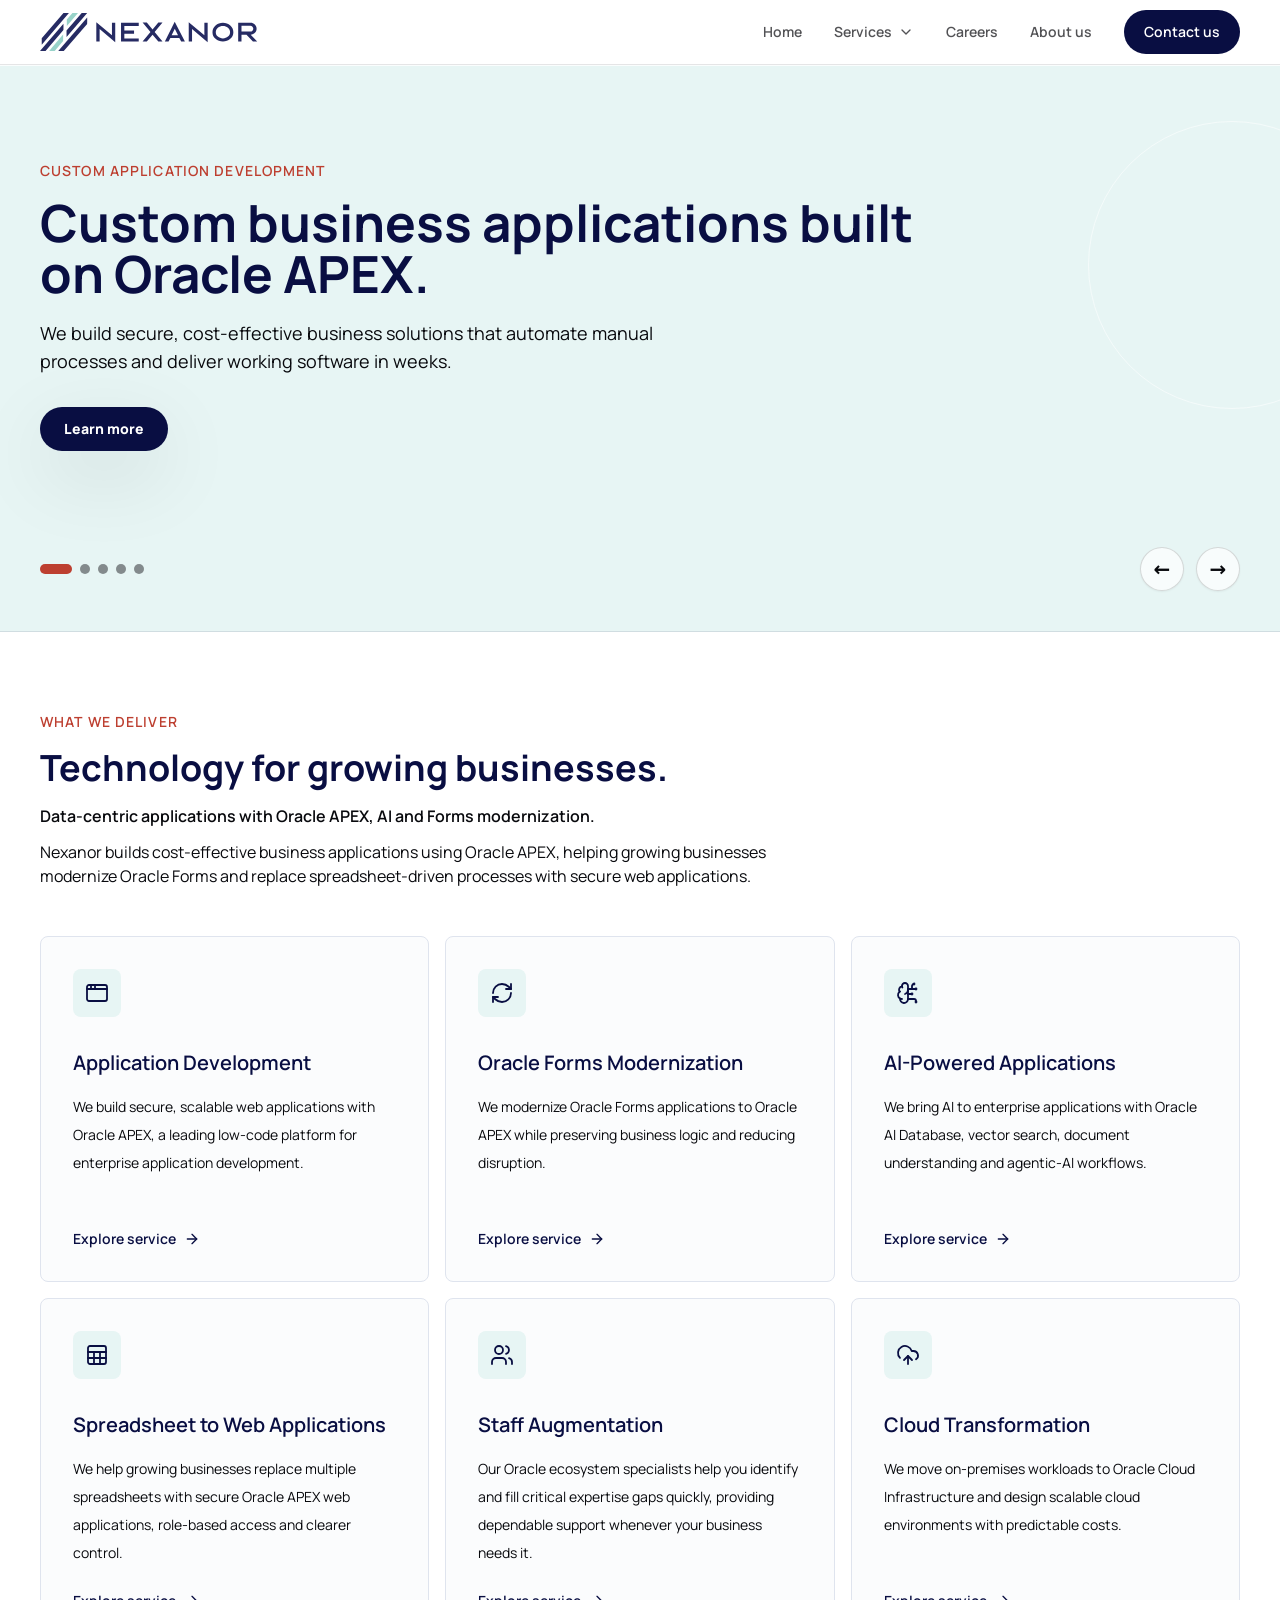
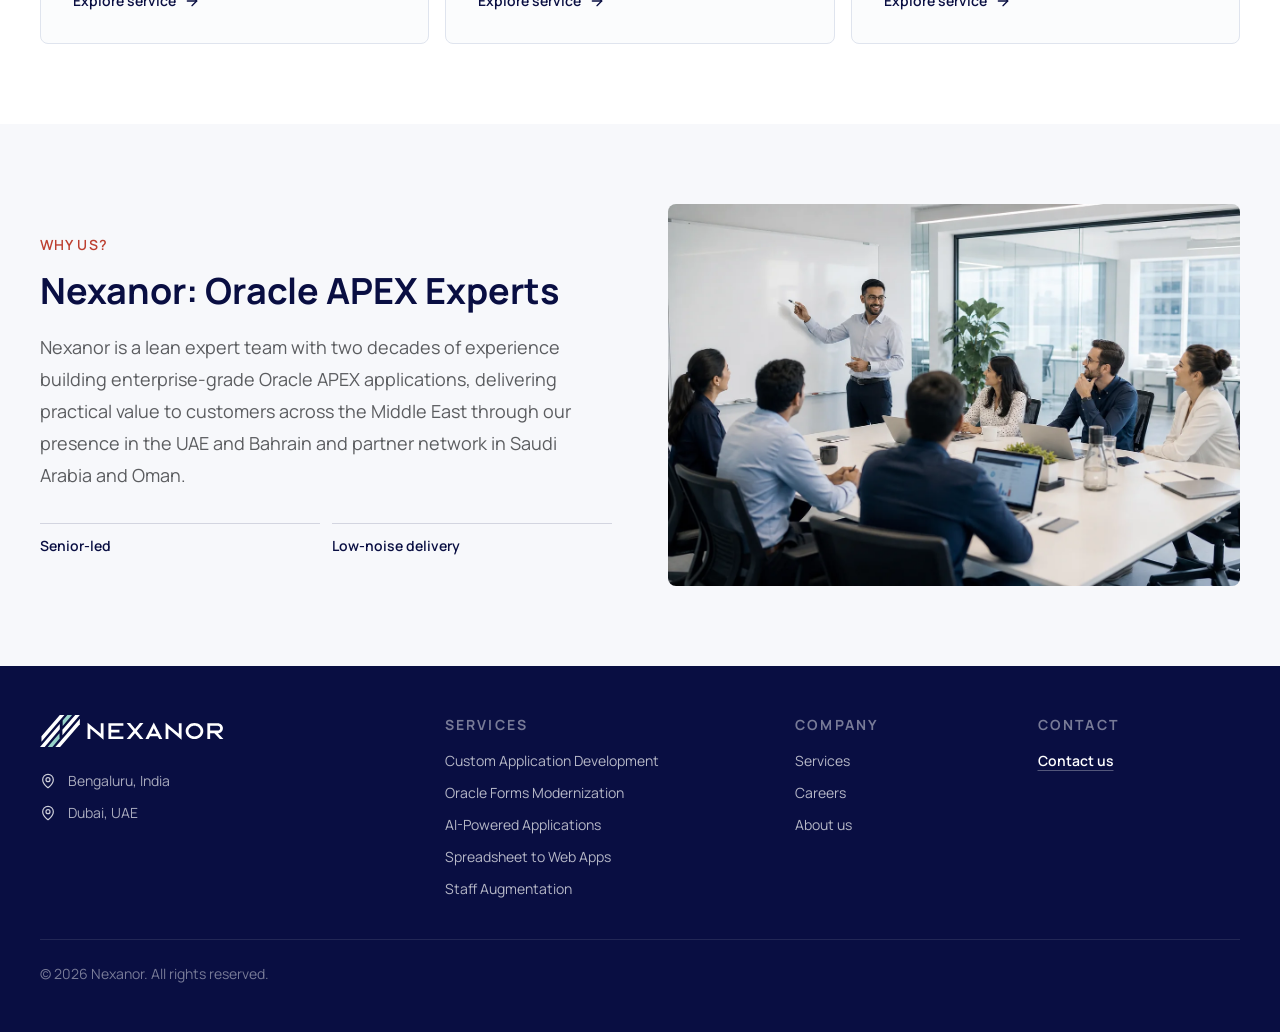
<file: index.html>
<!DOCTYPE html><html lang="en"> <head><meta charset="UTF-8"><meta name="description" content="Nexanor builds cost-effective business applications using Oracle APEX, helping growing businesses modernize Oracle Forms, replace spreadsheet-driven processes, and bring AI into business workflows."><meta name="viewport" content="width=device-width, initial-scale=1.0"><meta name="generator" content="Astro v4.16.19"><link rel="canonical" href="https://www.nexanor.ai/"><link rel="icon" href="/favicon.ico" sizes="any"><link rel="icon" href="/favicon.svg" type="image/svg+xml"><link rel="apple-touch-icon" href="/apple-touch-icon.png"><meta property="og:type" content="website"><meta property="og:site_name" content="Nexanor"><meta property="og:title" content="Nexanor | Business Applications, Data &#38; AI"><meta property="og:description" content="Nexanor builds cost-effective business applications using Oracle APEX, helping growing businesses modernize Oracle Forms, replace spreadsheet-driven processes, and bring AI into business workflows."><meta property="og:url" content="https://www.nexanor.ai/"><meta property="og:image" content="https://www.nexanor.ai/og-image.png"><meta property="og:image:width" content="1200"><meta property="og:image:height" content="630"><meta property="og:image:alt" content="Nexanor - Business Applications, Data, AI and Cloud"><meta name="twitter:card" content="summary_large_image"><meta name="twitter:title" content="Nexanor | Business Applications, Data &#38; AI"><meta name="twitter:description" content="Nexanor builds cost-effective business applications using Oracle APEX, helping growing businesses modernize Oracle Forms, replace spreadsheet-driven processes, and bring AI into business workflows."><meta name="twitter:image" content="https://www.nexanor.ai/og-image.png"><title>Nexanor | Business Applications, Data &amp; AI</title><script type="application/ld+json">{"@context":"https://schema.org","@graph":[{"@type":"Organization","@id":"https://www.nexanor.ai/#organization","name":"Nexanor","url":"https://www.nexanor.ai","description":"Nexanor builds cost-effective business applications using Oracle APEX, helping growing businesses modernize Oracle Forms and replace spreadsheet-driven processes with secure web applications.","areaServed":["Middle East","United Arab Emirates","India","Africa"],"knowsAbout":["Oracle APEX development","Oracle Forms modernization","Forms to APEX migration","Spreadsheet to web application migration","Cost-effective business applications","Oracle Database","Agentic AI workflows"]},{"@type":"WebSite","@id":"https://www.nexanor.ai/#website","name":"Nexanor","url":"https://www.nexanor.ai","publisher":{"@id":"https://www.nexanor.ai/#organization"},"inLanguage":"en"}]}</script><script async src="https://www.googletagmanager.com/gtag/js?id=G-KNGRKKW37M"></script><link rel="stylesheet" href="/_astro/about.DeyKHMVt.css"><script type="module" src="/_astro/hoisted.Bp746CK0.js"></script></head> <body> <header class="sticky top-0 z-40 border-b border-ink/10 bg-white/95 backdrop-blur"> <nav class="px-5 sm:px-8 lg:px-10" aria-label="Primary navigation"> <div class="shell flex min-h-16 items-center gap-8"> <a class="flex shrink-0 items-center" href="/" aria-label="Nexanor home"> <img class="h-9 w-auto sm:h-[38px]" src="/brand/nexanor-logo.svg" alt="Nexanor" width="225" height="38" decoding="async"> </a> <div class="ml-auto hidden items-center gap-8 md:flex"> <a class="text-sm font-semibold text-ink/70 transition hover:text-ink" href="/">Home</a> <div class="group relative"> <a class="inline-flex items-center gap-1.5 py-5 text-sm font-semibold text-ink/70 transition hover:text-ink" href="/services/">
Services
<svg xmlns="http://www.w3.org/2000/svg" width="24" height="24" viewBox="0 0 24 24" fill="none" stroke="currentColor" stroke-width="2" stroke-linecap="round" stroke-linejoin="round" aria-hidden="true" class="lucide lucide-chevron-down h-4 w-4 transition group-hover:rotate-180 group-focus-within:rotate-180"> <path d="m6 9 6 6 6-6"></path>  </svg> </a> <div class="invisible absolute left-1/2 top-full w-80 -translate-x-1/2 pt-3 opacity-0 transition group-hover:visible group-hover:opacity-100 group-focus-within:visible group-focus-within:opacity-100"> <div class="rounded-lg border border-line bg-white p-2 shadow-soft"> <a class="block rounded-md px-4 py-3 text-sm font-semibold text-brand hover:bg-cloud" href="/services/">All services</a> <div class="my-1 border-t border-line"></div> <a class="block rounded-md px-4 py-3 text-sm text-ink/70 transition hover:bg-cloud hover:text-brand" href="/services/oracle-apex-development/"> Custom Application Development </a><a class="block rounded-md px-4 py-3 text-sm text-ink/70 transition hover:bg-cloud hover:text-brand" href="/services/oracle-forms-to-apex-modernization/"> Oracle Forms Modernization </a><a class="block rounded-md px-4 py-3 text-sm text-ink/70 transition hover:bg-cloud hover:text-brand" href="/services/ai-powered-applications/"> AI-Powered Applications </a><a class="block rounded-md px-4 py-3 text-sm text-ink/70 transition hover:bg-cloud hover:text-brand" href="/services/spreadsheet-to-web-applications/"> Spreadsheet to Web Applications </a><a class="block rounded-md px-4 py-3 text-sm text-ink/70 transition hover:bg-cloud hover:text-brand" href="/services/oracle-staff-augmentation/"> Oracle Staff Augmentation </a> </div> </div> </div> <a class="text-sm font-semibold text-ink/70 transition hover:text-ink" href="/careers/">Careers</a><a class="text-sm font-semibold text-ink/70 transition hover:text-ink" href="/about/">About us</a> </div> <div class="hidden items-center gap-3 md:flex"> <button class="button-primary" type="button" data-contact-open>Contact us</button> </div> <button class="ml-auto inline-flex h-11 w-11 items-center justify-center rounded-full border border-ink/15 bg-white text-ink md:hidden" type="button" aria-label="Open navigation menu" aria-controls="mobile-menu" aria-expanded="false" data-menu-toggle> <span class="sr-only">Menu</span> <span class="relative block h-4 w-5" aria-hidden="true"> <span class="absolute left-0 top-0 h-0.5 w-5 rounded bg-current transition" data-menu-line></span> <span class="absolute left-0 top-1.5 h-0.5 w-5 rounded bg-current transition" data-menu-line></span> <span class="absolute left-0 top-3 h-0.5 w-5 rounded bg-current transition" data-menu-line></span> </span> </button> </div> </nav> <div id="mobile-menu" class="hidden border-t border-ink/10 bg-white px-5 py-4 md:hidden" data-mobile-menu> <div class="mx-auto flex max-w-7xl flex-col gap-2"> <a class="rounded-lg px-2 py-3 text-base font-semibold text-ink" href="/">Home</a> <details class="group"> <summary class="flex cursor-pointer list-none items-center justify-between rounded-lg px-2 py-3 text-base font-semibold text-ink [&::-webkit-details-marker]:hidden">
Services
<svg xmlns="http://www.w3.org/2000/svg" width="24" height="24" viewBox="0 0 24 24" fill="none" stroke="currentColor" stroke-width="2" stroke-linecap="round" stroke-linejoin="round" aria-hidden="true" class="lucide lucide-chevron-down h-5 w-5 transition group-open:rotate-180"> <path d="m6 9 6 6 6-6"></path>  </svg> </summary> <div class="ml-2 grid border-l border-line pl-3"> <a class="px-2 py-2.5 text-sm font-semibold text-brand" href="/services/">All services</a> <a class="px-2 py-2.5 text-sm text-ink/70" href="/services/oracle-apex-development/">Custom Application Development</a><a class="px-2 py-2.5 text-sm text-ink/70" href="/services/oracle-forms-to-apex-modernization/">Oracle Forms Modernization</a><a class="px-2 py-2.5 text-sm text-ink/70" href="/services/ai-powered-applications/">AI-Powered Applications</a><a class="px-2 py-2.5 text-sm text-ink/70" href="/services/spreadsheet-to-web-applications/">Spreadsheet to Web Applications</a><a class="px-2 py-2.5 text-sm text-ink/70" href="/services/oracle-staff-augmentation/">Oracle Staff Augmentation</a> </div> </details> <a class="rounded-lg px-2 py-3 text-base font-semibold text-ink" href="/careers/">Careers</a><a class="rounded-lg px-2 py-3 text-base font-semibold text-ink" href="/about/">About us</a> <button class="button-primary mt-2 w-full" type="button" data-contact-open>Contact us</button> </div> </div> </header>  <main>  <section class="relative overflow-hidden border-b border-brand/10 bg-[#e7f5f4] text-ink" aria-label="Nexanor services carousel"> <div class="pointer-events-none absolute inset-x-0 top-0 h-px bg-white/80"></div> <div class="pointer-events-none absolute -right-24 top-14 hidden h-72 w-72 rounded-full border border-white/55 lg:block"></div> <div> <article class="relative" data-hero-slide data-active="true"> <div class="px-5 py-16 sm:px-8 sm:py-20 lg:px-10 lg:py-24"> <div class="shell"> <div class="max-w-5xl"> <p class="eyebrow">Custom Application Development</p> <h1 class="mt-4 max-w-4xl text-[2.5rem] font-bold leading-[1.06] text-brand sm:text-5xl lg:text-[3.2rem]">
Custom business applications built on Oracle APEX.
</h1> <p class="mt-5 max-w-2xl text-base leading-8 text-graphite/72 sm:text-lg">
We build secure, cost-effective business solutions that automate manual processes and deliver working software in weeks.
</p> <a class="mt-8 inline-flex w-fit items-center justify-center rounded-full bg-brand px-6 py-3 text-sm font-extrabold text-white shadow-soft transition hover:bg-[#151c60] focus:outline-none focus:ring-2 focus:ring-brand focus:ring-offset-2 focus:ring-offset-[#e7f5f4]" href="/services/oracle-apex-development/">
Learn more
</a> </div> </div> </div> </article> <article class="relative hidden" data-hero-slide aria-hidden="true"> <div class="px-5 py-16 sm:px-8 sm:py-20 lg:px-10 lg:py-24"> <div class="shell"> <div class="max-w-5xl"> <p class="eyebrow">Modernize Your Legacy Applications</p> <h2 class="mt-4 max-w-4xl text-[2.5rem] font-bold leading-[1.06] text-brand sm:text-5xl lg:text-[3.2rem]">
Oracle Forms Modernization
</h2> <p class="mt-5 max-w-2xl text-base leading-8 text-graphite/72 sm:text-lg">
Transform outdated systems into modern, fast, and mobile-friendly web apps while preserving valuable business logic.
</p> <a class="mt-8 inline-flex w-fit items-center justify-center rounded-full bg-brand px-6 py-3 text-sm font-extrabold text-white shadow-soft transition hover:bg-[#151c60] focus:outline-none focus:ring-2 focus:ring-brand focus:ring-offset-2 focus:ring-offset-[#e7f5f4]" href="/services/oracle-forms-to-apex-modernization/">
Learn more
</a> </div> </div> </div> </article> <article class="relative hidden" data-hero-slide aria-hidden="true"> <div class="px-5 py-16 sm:px-8 sm:py-20 lg:px-10 lg:py-24"> <div class="shell"> <div class="max-w-5xl"> <p class="eyebrow">Artificial Intelligence</p> <h2 class="mt-4 max-w-4xl text-[2.5rem] font-bold leading-[1.06] text-brand sm:text-5xl lg:text-[3.2rem]">
AI-Powered Applications
</h2> <p class="mt-5 max-w-2xl text-base leading-8 text-graphite/72 sm:text-lg">
Unlock intelligent search, document understanding, conversational experiences, and automated workflows&mdash;all within the applications your teams use every day.
</p> <a class="mt-8 inline-flex w-fit items-center justify-center rounded-full bg-brand px-6 py-3 text-sm font-extrabold text-white shadow-soft transition hover:bg-[#151c60] focus:outline-none focus:ring-2 focus:ring-brand focus:ring-offset-2 focus:ring-offset-[#e7f5f4]" href="/services/ai-powered-applications/">
Learn more
</a> </div> </div> </div> </article> <article class="relative hidden" data-hero-slide aria-hidden="true"> <div class="px-5 py-16 sm:px-8 sm:py-20 lg:px-10 lg:py-24"> <div class="shell"> <div class="max-w-5xl"> <p class="eyebrow">Digital Process Transformation</p> <h2 class="mt-4 max-w-4xl text-[2.5rem] font-bold leading-[1.06] text-brand sm:text-5xl lg:text-[3.2rem]">
Spreadsheets to Web Applications
</h2> <p class="mt-5 max-w-2xl text-base leading-8 text-graphite/72 sm:text-lg">
Consolidate scattered data and manual workflows into a purpose-built application that gives your team the visibility and control they need.
</p> <a class="mt-8 inline-flex w-fit items-center justify-center rounded-full bg-brand px-6 py-3 text-sm font-extrabold text-white shadow-soft transition hover:bg-[#151c60] focus:outline-none focus:ring-2 focus:ring-brand focus:ring-offset-2 focus:ring-offset-[#e7f5f4]" href="/services/spreadsheet-to-web-applications/">
Learn more
</a> </div> </div> </div> </article> <article class="relative hidden" data-hero-slide aria-hidden="true"> <div class="px-5 py-16 sm:px-8 sm:py-20 lg:px-10 lg:py-24"> <div class="shell"> <div class="max-w-5xl"> <p class="eyebrow">Staff Augmentation</p> <h2 class="mt-4 max-w-4xl text-[2.5rem] font-bold leading-[1.06] text-brand sm:text-5xl lg:text-[3.2rem]">
Expert Talent, When You Need It
</h2> <p class="mt-5 max-w-2xl text-base leading-8 text-graphite/72 sm:text-lg">
Add experienced professionals to your team without the time and overhead of permanent hiring.
</p> <a class="mt-8 inline-flex w-fit items-center justify-center rounded-full bg-brand px-6 py-3 text-sm font-extrabold text-white shadow-soft transition hover:bg-[#151c60] focus:outline-none focus:ring-2 focus:ring-brand focus:ring-offset-2 focus:ring-offset-[#e7f5f4]" href="/services/oracle-staff-augmentation/">
Learn more
</a> </div> </div> </div> </article> <div class="px-5 pb-10 sm:px-8 lg:px-10"> <div class="shell flex items-center justify-between gap-4"> <div class="flex gap-2" aria-label="Carousel slides"> <button class="h-2.5 w-8 rounded-full bg-oracle transition" type="button" aria-label="Show custom application development slide" data-hero-dot data-active="true"></button> <button class="h-2.5 w-2.5 rounded-full bg-ink/45 transition" type="button" aria-label="Show Oracle Forms modernization slide" data-hero-dot></button> <button class="h-2.5 w-2.5 rounded-full bg-ink/45 transition" type="button" aria-label="Show artificial intelligence slide" data-hero-dot></button> <button class="h-2.5 w-2.5 rounded-full bg-ink/45 transition" type="button" aria-label="Show digital process transformation slide" data-hero-dot></button> <button class="h-2.5 w-2.5 rounded-full bg-ink/45 transition" type="button" aria-label="Show staff augmentation slide" data-hero-dot></button> </div> <div class="flex gap-3"> <button class="flex h-11 w-11 items-center justify-center rounded-full border border-ink/15 bg-white/70 text-xl font-bold text-ink shadow-sm backdrop-blur transition hover:border-ink/35 hover:bg-white" type="button" aria-label="Previous carousel slide" data-hero-prev> <span aria-hidden="true">&larr;</span> </button> <button class="flex h-11 w-11 items-center justify-center rounded-full border border-ink/15 bg-white/70 text-xl font-bold text-ink shadow-sm backdrop-blur transition hover:border-ink/35 hover:bg-white" type="button" aria-label="Next carousel slide" data-hero-next> <span aria-hidden="true">&rarr;</span> </button> </div> </div> </div> </div> </section> <section class="section bg-white"> <div class="shell"> <div class="max-w-3xl"> <p class="eyebrow">What we deliver</p> <h2 class="mt-4 max-w-2xl text-3xl font-bold leading-tight text-brand sm:text-4xl">
Technology for growing businesses.
</h2> <p class="mt-4 text-sm font-semibold leading-7 text-brand/58 sm:text-base">
Data-centric applications with Oracle APEX, AI and Forms modernization.
</p> <p class="mt-3 max-w-3xl text-sm leading-7 text-graphite/66 sm:text-base">
Nexanor builds cost-effective business applications using Oracle APEX, helping growing businesses modernize Oracle Forms and replace spreadsheet-driven processes with secure web applications.
</p> </div> <div class="mt-12 grid auto-rows-fr gap-4 md:grid-cols-2 lg:grid-cols-3"> <article class="group flex h-full min-h-72 flex-col rounded-lg border border-line bg-[#fbfcfd] p-6 transition duration-200 hover:-translate-y-1 hover:border-brand/25 hover:bg-white hover:shadow-soft sm:p-8"> <div> <span class="flex h-12 w-12 items-center justify-center rounded-lg bg-[#e7f5f4] text-brand"> <svg xmlns="http://www.w3.org/2000/svg" width="24" height="24" viewBox="0 0 24 24" fill="none" stroke="currentColor" stroke-width="1.8" stroke-linecap="round" stroke-linejoin="round" aria-hidden="true" class="lucide lucide-app-window h-6 w-6"> <rect x="2" y="4" width="20" height="16" rx="2"></rect><path d="M10 4v4"></path><path d="M2 8h20"></path><path d="M6 4v4"></path>  </svg> </span> </div> <div class="flex flex-1 flex-col pt-8"> <h3 class="text-xl font-semibold text-brand">Application Development</h3> <p class="mt-4 text-sm leading-7 text-ink/68">We build secure, scalable web applications with Oracle APEX, a leading low-code platform for enterprise application development.</p> <a class="mt-auto inline-flex w-fit items-center gap-2 pt-6 text-sm font-semibold text-brand transition hover:text-oracle" href="/services/oracle-apex-development/">
Explore service
<svg xmlns="http://www.w3.org/2000/svg" width="24" height="24" viewBox="0 0 24 24" fill="none" stroke="currentColor" stroke-width="2" stroke-linecap="round" stroke-linejoin="round" aria-hidden="true" class="lucide lucide-arrow-right h-4 w-4"> <path d="M5 12h14"></path><path d="m12 5 7 7-7 7"></path>  </svg> </a> </div> </article><article class="group flex h-full min-h-72 flex-col rounded-lg border border-line bg-[#fbfcfd] p-6 transition duration-200 hover:-translate-y-1 hover:border-brand/25 hover:bg-white hover:shadow-soft sm:p-8"> <div> <span class="flex h-12 w-12 items-center justify-center rounded-lg bg-[#e7f5f4] text-brand"> <svg xmlns="http://www.w3.org/2000/svg" width="24" height="24" viewBox="0 0 24 24" fill="none" stroke="currentColor" stroke-width="1.8" stroke-linecap="round" stroke-linejoin="round" aria-hidden="true" class="lucide lucide-refresh-cw h-6 w-6"> <path d="M3 12a9 9 0 0 1 9-9 9.75 9.75 0 0 1 6.74 2.74L21 8"></path><path d="M21 3v5h-5"></path><path d="M21 12a9 9 0 0 1-9 9 9.75 9.75 0 0 1-6.74-2.74L3 16"></path><path d="M8 16H3v5"></path>  </svg> </span> </div> <div class="flex flex-1 flex-col pt-8"> <h3 class="text-xl font-semibold text-brand">Oracle Forms Modernization</h3> <p class="mt-4 text-sm leading-7 text-ink/68">We modernize Oracle Forms applications to Oracle APEX while preserving business logic and reducing disruption.</p> <a class="mt-auto inline-flex w-fit items-center gap-2 pt-6 text-sm font-semibold text-brand transition hover:text-oracle" href="/services/oracle-forms-to-apex-modernization/">
Explore service
<svg xmlns="http://www.w3.org/2000/svg" width="24" height="24" viewBox="0 0 24 24" fill="none" stroke="currentColor" stroke-width="2" stroke-linecap="round" stroke-linejoin="round" aria-hidden="true" class="lucide lucide-arrow-right h-4 w-4"> <path d="M5 12h14"></path><path d="m12 5 7 7-7 7"></path>  </svg> </a> </div> </article><article class="group flex h-full min-h-72 flex-col rounded-lg border border-line bg-[#fbfcfd] p-6 transition duration-200 hover:-translate-y-1 hover:border-brand/25 hover:bg-white hover:shadow-soft sm:p-8"> <div> <span class="flex h-12 w-12 items-center justify-center rounded-lg bg-[#e7f5f4] text-brand"> <svg xmlns="http://www.w3.org/2000/svg" width="24" height="24" viewBox="0 0 24 24" fill="none" stroke="currentColor" stroke-width="1.8" stroke-linecap="round" stroke-linejoin="round" aria-hidden="true" class="lucide lucide-brain-circuit h-6 w-6"> <path d="M12 5a3 3 0 1 0-5.997.125 4 4 0 0 0-2.526 5.77 4 4 0 0 0 .556 6.588A4 4 0 1 0 12 18Z"></path><path d="M9 13a4.5 4.5 0 0 0 3-4"></path><path d="M6.003 5.125A3 3 0 0 0 6.401 6.5"></path><path d="M3.477 10.896a4 4 0 0 1 .585-.396"></path><path d="M6 18a4 4 0 0 1-1.967-.516"></path><path d="M12 13h4"></path><path d="M12 18h6a2 2 0 0 1 2 2v1"></path><path d="M12 8h8"></path><path d="M16 8V5a2 2 0 0 1 2-2"></path><circle cx="16" cy="13" r=".5"></circle><circle cx="18" cy="3" r=".5"></circle><circle cx="20" cy="21" r=".5"></circle><circle cx="20" cy="8" r=".5"></circle>  </svg> </span> </div> <div class="flex flex-1 flex-col pt-8"> <h3 class="text-xl font-semibold text-brand">AI-Powered Applications</h3> <p class="mt-4 text-sm leading-7 text-ink/68">We bring AI to enterprise applications with Oracle AI Database, vector search, document understanding and agentic-AI workflows.</p> <a class="mt-auto inline-flex w-fit items-center gap-2 pt-6 text-sm font-semibold text-brand transition hover:text-oracle" href="/services/ai-powered-applications/">
Explore service
<svg xmlns="http://www.w3.org/2000/svg" width="24" height="24" viewBox="0 0 24 24" fill="none" stroke="currentColor" stroke-width="2" stroke-linecap="round" stroke-linejoin="round" aria-hidden="true" class="lucide lucide-arrow-right h-4 w-4"> <path d="M5 12h14"></path><path d="m12 5 7 7-7 7"></path>  </svg> </a> </div> </article><article class="group flex h-full min-h-72 flex-col rounded-lg border border-line bg-[#fbfcfd] p-6 transition duration-200 hover:-translate-y-1 hover:border-brand/25 hover:bg-white hover:shadow-soft sm:p-8"> <div> <span class="flex h-12 w-12 items-center justify-center rounded-lg bg-[#e7f5f4] text-brand"> <svg xmlns="http://www.w3.org/2000/svg" width="24" height="24" viewBox="0 0 24 24" fill="none" stroke="currentColor" stroke-width="1.8" stroke-linecap="round" stroke-linejoin="round" aria-hidden="true" class="lucide lucide-sheet h-6 w-6"> <rect width="18" height="18" x="3" y="3" rx="2" ry="2"></rect><line x1="3" x2="21" y1="9" y2="9"></line><line x1="3" x2="21" y1="15" y2="15"></line><line x1="9" x2="9" y1="9" y2="21"></line><line x1="15" x2="15" y1="9" y2="21"></line>  </svg> </span> </div> <div class="flex flex-1 flex-col pt-8"> <h3 class="text-xl font-semibold text-brand">Spreadsheet to Web Applications</h3> <p class="mt-4 text-sm leading-7 text-ink/68">We help growing businesses replace multiple spreadsheets with secure Oracle APEX web applications, role-based access and clearer control.</p> <a class="mt-auto inline-flex w-fit items-center gap-2 pt-6 text-sm font-semibold text-brand transition hover:text-oracle" href="/services/spreadsheet-to-web-applications/">
Explore service
<svg xmlns="http://www.w3.org/2000/svg" width="24" height="24" viewBox="0 0 24 24" fill="none" stroke="currentColor" stroke-width="2" stroke-linecap="round" stroke-linejoin="round" aria-hidden="true" class="lucide lucide-arrow-right h-4 w-4"> <path d="M5 12h14"></path><path d="m12 5 7 7-7 7"></path>  </svg> </a> </div> </article><article class="group flex h-full min-h-72 flex-col rounded-lg border border-line bg-[#fbfcfd] p-6 transition duration-200 hover:-translate-y-1 hover:border-brand/25 hover:bg-white hover:shadow-soft sm:p-8"> <div> <span class="flex h-12 w-12 items-center justify-center rounded-lg bg-[#e7f5f4] text-brand"> <svg xmlns="http://www.w3.org/2000/svg" width="24" height="24" viewBox="0 0 24 24" fill="none" stroke="currentColor" stroke-width="1.8" stroke-linecap="round" stroke-linejoin="round" aria-hidden="true" class="lucide lucide-users h-6 w-6"> <path d="M16 21v-2a4 4 0 0 0-4-4H6a4 4 0 0 0-4 4v2"></path><path d="M16 3.128a4 4 0 0 1 0 7.744"></path><path d="M22 21v-2a4 4 0 0 0-3-3.87"></path><circle cx="9" cy="7" r="4"></circle>  </svg> </span> </div> <div class="flex flex-1 flex-col pt-8"> <h3 class="text-xl font-semibold text-brand">Staff Augmentation</h3> <p class="mt-4 text-sm leading-7 text-ink/68">Our Oracle ecosystem specialists help you identify and fill critical expertise gaps quickly, providing dependable support whenever your business needs it.</p> <a class="mt-auto inline-flex w-fit items-center gap-2 pt-6 text-sm font-semibold text-brand transition hover:text-oracle" href="/services/oracle-staff-augmentation/">
Explore service
<svg xmlns="http://www.w3.org/2000/svg" width="24" height="24" viewBox="0 0 24 24" fill="none" stroke="currentColor" stroke-width="2" stroke-linecap="round" stroke-linejoin="round" aria-hidden="true" class="lucide lucide-arrow-right h-4 w-4"> <path d="M5 12h14"></path><path d="m12 5 7 7-7 7"></path>  </svg> </a> </div> </article><article class="group flex h-full min-h-72 flex-col rounded-lg border border-line bg-[#fbfcfd] p-6 transition duration-200 hover:-translate-y-1 hover:border-brand/25 hover:bg-white hover:shadow-soft sm:p-8"> <div> <span class="flex h-12 w-12 items-center justify-center rounded-lg bg-[#e7f5f4] text-brand"> <svg xmlns="http://www.w3.org/2000/svg" width="24" height="24" viewBox="0 0 24 24" fill="none" stroke="currentColor" stroke-width="1.8" stroke-linecap="round" stroke-linejoin="round" aria-hidden="true" class="lucide lucide-cloud-upload h-6 w-6"> <path d="M12 13v8"></path><path d="M4 14.899A7 7 0 1 1 15.71 8h1.79a4.5 4.5 0 0 1 2.5 8.242"></path><path d="m8 17 4-4 4 4"></path>  </svg> </span> </div> <div class="flex flex-1 flex-col pt-8"> <h3 class="text-xl font-semibold text-brand">Cloud Transformation</h3> <p class="mt-4 text-sm leading-7 text-ink/68">We move on-premises workloads to Oracle Cloud Infrastructure and design scalable cloud environments with predictable costs.</p> <a class="mt-auto inline-flex w-fit items-center gap-2 pt-6 text-sm font-semibold text-brand transition hover:text-oracle" href="/services/oracle-cloud-migration/">
Explore service
<svg xmlns="http://www.w3.org/2000/svg" width="24" height="24" viewBox="0 0 24 24" fill="none" stroke="currentColor" stroke-width="2" stroke-linecap="round" stroke-linejoin="round" aria-hidden="true" class="lucide lucide-arrow-right h-4 w-4"> <path d="M5 12h14"></path><path d="m12 5 7 7-7 7"></path>  </svg> </a> </div> </article> </div> </div> </section> <section class="section bg-cloud"> <div class="shell grid items-center gap-10 lg:grid-cols-2 lg:gap-14"> <div class="max-w-xl"> <p class="eyebrow">Why us?</p> <h2 class="mt-4 text-3xl font-bold leading-tight text-brand sm:text-4xl">
Nexanor: Oracle APEX Experts
</h2> <p class="mt-5 text-lg leading-8 text-ink/65">
Nexanor is a lean expert team with two decades of experience building enterprise-grade Oracle APEX applications, delivering practical value to customers across the Middle East through our presence in the UAE and Bahrain and partner network in Saudi Arabia and Oman.
</p> <div class="mt-8 grid gap-3 text-sm font-semibold text-brand sm:grid-cols-2"> <span class="border-t border-brand/15 pt-3">Senior-led</span> <span class="border-t border-brand/15 pt-3">Low-noise delivery</span> </div> </div> <div class="relative aspect-[3/2] overflow-hidden rounded-lg bg-cloud"> <img class="h-full w-full object-cover" src="/assets/why-nexanor-team.webp" alt="Experienced software consultants collaborating in a bright modern conference room" width="1280" height="853" loading="lazy"> </div> </div> </section>  </main> <footer class="border-t border-brand/10 bg-brand px-5 py-12 text-white sm:px-8 lg:px-10"> <div class="shell grid gap-10 sm:grid-cols-2 lg:grid-cols-[1.35fr_1.15fr_0.75fr_0.75fr]"> <div> <a class="inline-flex items-center" href="/" aria-label="Nexanor home"> <img class="h-8 w-auto" src="/brand/nexanor-logo-footer.svg" alt="Nexanor" width="190" height="32" loading="lazy" decoding="async"> </a> <div class="mt-4 grid max-w-md gap-2 text-sm leading-6 text-white/65"> <p class="flex items-center gap-3"> <svg xmlns="http://www.w3.org/2000/svg" width="24" height="24" viewBox="0 0 24 24" fill="none" stroke="currentColor" stroke-width="1.8" stroke-linecap="round" stroke-linejoin="round" aria-hidden="true" class="lucide lucide-map-pin h-4 w-4 shrink-0 text-white/80"> <path d="M20 10c0 4.993-5.539 10.193-7.399 11.799a1 1 0 0 1-1.202 0C9.539 20.193 4 14.993 4 10a8 8 0 0 1 16 0"></path><circle cx="12" cy="10" r="3"></circle>  </svg>
Bengaluru, India
</p> <p class="flex items-center gap-3"> <svg xmlns="http://www.w3.org/2000/svg" width="24" height="24" viewBox="0 0 24 24" fill="none" stroke="currentColor" stroke-width="1.8" stroke-linecap="round" stroke-linejoin="round" aria-hidden="true" class="lucide lucide-map-pin h-4 w-4 shrink-0 text-white/80"> <path d="M20 10c0 4.993-5.539 10.193-7.399 11.799a1 1 0 0 1-1.202 0C9.539 20.193 4 14.993 4 10a8 8 0 0 1 16 0"></path><circle cx="12" cy="10" r="3"></circle>  </svg>
Dubai, UAE
</p> </div> </div> <div> <h2 class="text-sm font-bold uppercase tracking-[0.16em] text-white/45">Services</h2> <ul class="mt-4 grid gap-3 text-sm text-white/70"> <li><a class="hover:text-white" href="/services/oracle-apex-development/">Custom Application Development</a></li><li><a class="hover:text-white" href="/services/oracle-forms-to-apex-modernization/">Oracle Forms Modernization</a></li><li><a class="hover:text-white" href="/services/ai-powered-applications/">AI-Powered Applications</a></li><li><a class="hover:text-white" href="/services/spreadsheet-to-web-applications/">Spreadsheet to Web Apps</a></li><li><a class="hover:text-white" href="/services/oracle-staff-augmentation/">Staff Augmentation</a></li> </ul> </div> <div> <h2 class="text-sm font-bold uppercase tracking-[0.16em] text-white/45">Company</h2> <ul class="mt-4 grid gap-3 text-sm text-white/70"> <li><a class="hover:text-white" href="/services/">Services</a></li> <li><a class="hover:text-white" href="/careers/">Careers</a></li> <li><a class="hover:text-white" href="/about/">About us</a></li> </ul> </div> <div> <h2 class="text-sm font-bold uppercase tracking-[0.16em] text-white/45">Contact</h2> <button class="mt-4 text-left text-sm font-semibold text-white underline decoration-white/30 underline-offset-4 hover:decoration-white" type="button" data-contact-open>
Contact us
</button> </div> </div> <div class="shell mt-10 border-t border-white/10 pt-6 text-sm text-white/45"> <p>&copy; 2026 Nexanor. All rights reserved.</p> </div> </footer> <div class="fixed right-4 top-4 z-[60] hidden w-[calc(100%-2rem)] max-w-md rounded-2xl border bg-white p-4 shadow-soft sm:right-6 sm:top-6" role="status" aria-live="polite" data-contact-toast> <div class="flex items-start gap-3"> <span class="mt-1 h-2.5 w-2.5 shrink-0 rounded-full" data-contact-toast-dot></span> <p class="text-sm font-semibold leading-6" data-contact-toast-text></p> </div> </div> <div class="fixed inset-0 z-50 hidden items-start justify-center overflow-y-auto px-4 py-4 sm:items-center sm:px-5 sm:py-6" role="dialog" aria-modal="true" aria-labelledby="contact-title" data-contact-modal> <button class="absolute inset-0 bg-ink/60 backdrop-blur-sm" type="button" aria-label="Close contact form" data-contact-close></button> <section class="relative z-10 w-full max-w-xl rounded-2xl bg-white p-5 shadow-soft sm:max-h-[calc(100vh-3rem)] sm:overflow-y-auto sm:p-8"> <div class="flex items-start justify-between gap-6"> <div> <p class="eyebrow">Start a conversation</p> <h2 id="contact-title" class="mt-3 text-2xl font-bold text-ink sm:text-3xl">Contact us</h2> <p class="mt-3 text-sm leading-6 text-ink/65">Tell us what you are trying to build, modernize or simplify.</p> </div> <button class="sticky top-0 flex h-10 w-10 shrink-0 items-center justify-center rounded-full border border-ink/15 bg-white text-ink shadow-sm transition hover:border-ink/40" type="button" aria-label="Close contact form" data-contact-close> <span aria-hidden="true">&times;</span> </button> </div> <form class="mt-6 grid gap-4" data-contact-form> <div class="hidden" aria-hidden="true"> <label>
Website
<input type="text" name="website" tabindex="-1" autocomplete="off"> </label> </div> <label class="grid gap-2 text-sm font-semibold text-ink"> <span>Name <span class="text-oracle" aria-hidden="true">*</span></span> <input class="rounded-xl border border-ink/10 bg-cloud px-4 py-3 text-base font-normal outline-none transition focus:border-brand/35 focus:bg-white focus:ring-2 focus:ring-brand/10" type="text" name="fullName" autocomplete="name" maxlength="200" required> </label> <label class="grid gap-2 text-sm font-semibold text-ink"> <span>Email <span class="text-oracle" aria-hidden="true">*</span></span> <input class="rounded-xl border border-ink/10 bg-cloud px-4 py-3 text-base font-normal outline-none transition focus:border-brand/35 focus:bg-white focus:ring-2 focus:ring-brand/10" type="email" name="email" autocomplete="email" maxlength="320" required> </label> <div class="grid gap-4 sm:grid-cols-2"> <label class="grid gap-2 text-sm font-semibold text-ink">
Company
<input class="rounded-xl border border-ink/10 bg-cloud px-4 py-3 text-base font-normal outline-none transition focus:border-brand/35 focus:bg-white focus:ring-2 focus:ring-brand/10" type="text" name="companyName" autocomplete="organization" maxlength="200"> </label> <label class="grid gap-2 text-sm font-semibold text-ink"> <span>Phone <span class="text-oracle" aria-hidden="true">*</span></span> <input class="rounded-xl border border-ink/10 bg-cloud px-4 py-3 text-base font-normal outline-none transition focus:border-brand/35 focus:bg-white focus:ring-2 focus:ring-brand/10" type="tel" name="phone" autocomplete="tel" maxlength="80" placeholder="+971 50..." pattern="^+?[0-9 ()-]{7,30}$" required> </label> </div> <label class="grid gap-2 text-sm font-semibold text-ink"> <span>Message <span class="text-oracle" aria-hidden="true">*</span></span> <textarea class="min-h-32 rounded-xl border border-ink/10 bg-cloud px-4 py-3 text-base font-normal outline-none transition focus:border-brand/35 focus:bg-white focus:ring-2 focus:ring-brand/10" name="message" maxlength="4000" required data-contact-message-input></textarea> <span class="text-right text-xs font-normal leading-5 text-ink/45" data-contact-message-count>0 / 4000</span> </label> <p class="hidden rounded-2xl border px-4 py-3 text-sm leading-6" data-contact-message role="status" aria-live="polite"></p> <button class="mt-2 inline-flex items-center justify-center rounded-full bg-brand px-5 py-3 text-sm font-semibold text-white transition hover:bg-[#151c60] focus:outline-none focus:ring-2 focus:ring-brand focus:ring-offset-2 disabled:cursor-wait disabled:bg-brand/65" type="submit" data-contact-submit>
Send message
</button> </form> </section> </div>  </body></html>
</file>
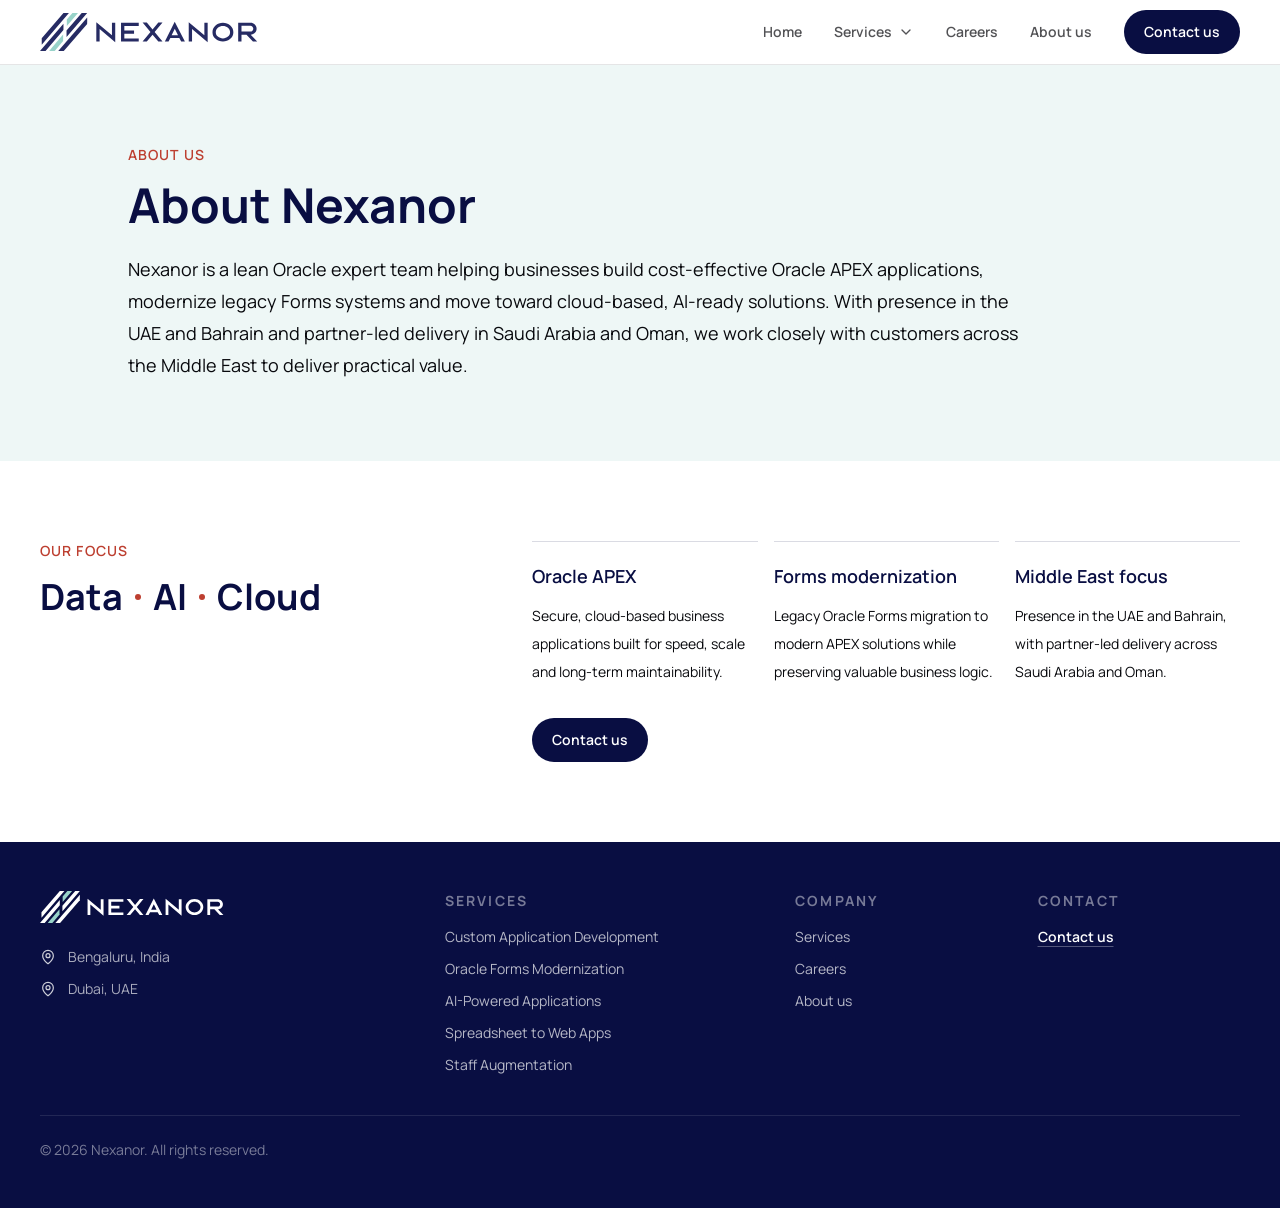
<file: about/index.html>
<!DOCTYPE html><html lang="en"> <head><meta charset="UTF-8"><meta name="description" content="Nexanor is an Oracle APEX expert team serving the Middle East with cost-effective, cloud-based, AI-ready business applications and Oracle Forms modernization."><meta name="viewport" content="width=device-width, initial-scale=1.0"><meta name="generator" content="Astro v4.16.19"><link rel="canonical" href="https://www.nexanor.ai/about/"><link rel="icon" href="/favicon.ico" sizes="any"><link rel="icon" href="/favicon.svg" type="image/svg+xml"><link rel="apple-touch-icon" href="/apple-touch-icon.png"><meta property="og:type" content="website"><meta property="og:site_name" content="Nexanor"><meta property="og:title" content="About Nexanor | Oracle APEX Experts in the Middle East"><meta property="og:description" content="Nexanor is an Oracle APEX expert team serving the Middle East with cost-effective, cloud-based, AI-ready business applications and Oracle Forms modernization."><meta property="og:url" content="https://www.nexanor.ai/about/"><meta property="og:image" content="https://www.nexanor.ai/og-image.png"><meta property="og:image:width" content="1200"><meta property="og:image:height" content="630"><meta property="og:image:alt" content="Nexanor - Business Applications, Data, AI and Cloud"><meta name="twitter:card" content="summary_large_image"><meta name="twitter:title" content="About Nexanor | Oracle APEX Experts in the Middle East"><meta name="twitter:description" content="Nexanor is an Oracle APEX expert team serving the Middle East with cost-effective, cloud-based, AI-ready business applications and Oracle Forms modernization."><meta name="twitter:image" content="https://www.nexanor.ai/og-image.png"><title>About Nexanor | Oracle APEX Experts in the Middle East</title><script type="application/ld+json">{"@context":"https://schema.org","@graph":[{"@type":"Organization","@id":"https://www.nexanor.ai/#organization","name":"Nexanor","url":"https://www.nexanor.ai","description":"Nexanor builds cost-effective business applications using Oracle APEX, helping growing businesses modernize Oracle Forms and replace spreadsheet-driven processes with secure web applications.","areaServed":["Middle East","United Arab Emirates","India","Africa"],"knowsAbout":["Oracle APEX development","Oracle Forms modernization","Forms to APEX migration","Spreadsheet to web application migration","Cost-effective business applications","Oracle Database","Agentic AI workflows"]},{"@type":"WebSite","@id":"https://www.nexanor.ai/#website","name":"Nexanor","url":"https://www.nexanor.ai","publisher":{"@id":"https://www.nexanor.ai/#organization"},"inLanguage":"en"}]}</script><script async src="https://www.googletagmanager.com/gtag/js?id=G-KNGRKKW37M"></script><link rel="stylesheet" href="/_astro/about.DeyKHMVt.css"><script type="module" src="/_astro/hoisted.DgXRHMoU.js"></script></head> <body> <header class="sticky top-0 z-40 border-b border-ink/10 bg-white/95 backdrop-blur"> <nav class="px-5 sm:px-8 lg:px-10" aria-label="Primary navigation"> <div class="shell flex min-h-16 items-center gap-8"> <a class="flex shrink-0 items-center" href="/" aria-label="Nexanor home"> <img class="h-9 w-auto sm:h-[38px]" src="/brand/nexanor-logo.svg" alt="Nexanor" width="225" height="38" decoding="async"> </a> <div class="ml-auto hidden items-center gap-8 md:flex"> <a class="text-sm font-semibold text-ink/70 transition hover:text-ink" href="/">Home</a> <div class="group relative"> <a class="inline-flex items-center gap-1.5 py-5 text-sm font-semibold text-ink/70 transition hover:text-ink" href="/services/">
Services
<svg xmlns="http://www.w3.org/2000/svg" width="24" height="24" viewBox="0 0 24 24" fill="none" stroke="currentColor" stroke-width="2" stroke-linecap="round" stroke-linejoin="round" aria-hidden="true" class="lucide lucide-chevron-down h-4 w-4 transition group-hover:rotate-180 group-focus-within:rotate-180"> <path d="m6 9 6 6 6-6"></path>  </svg> </a> <div class="invisible absolute left-1/2 top-full w-80 -translate-x-1/2 pt-3 opacity-0 transition group-hover:visible group-hover:opacity-100 group-focus-within:visible group-focus-within:opacity-100"> <div class="rounded-lg border border-line bg-white p-2 shadow-soft"> <a class="block rounded-md px-4 py-3 text-sm font-semibold text-brand hover:bg-cloud" href="/services/">All services</a> <div class="my-1 border-t border-line"></div> <a class="block rounded-md px-4 py-3 text-sm text-ink/70 transition hover:bg-cloud hover:text-brand" href="/services/oracle-apex-development/"> Custom Application Development </a><a class="block rounded-md px-4 py-3 text-sm text-ink/70 transition hover:bg-cloud hover:text-brand" href="/services/oracle-forms-to-apex-modernization/"> Oracle Forms Modernization </a><a class="block rounded-md px-4 py-3 text-sm text-ink/70 transition hover:bg-cloud hover:text-brand" href="/services/ai-powered-applications/"> AI-Powered Applications </a><a class="block rounded-md px-4 py-3 text-sm text-ink/70 transition hover:bg-cloud hover:text-brand" href="/services/spreadsheet-to-web-applications/"> Spreadsheet to Web Applications </a><a class="block rounded-md px-4 py-3 text-sm text-ink/70 transition hover:bg-cloud hover:text-brand" href="/services/oracle-staff-augmentation/"> Oracle Staff Augmentation </a> </div> </div> </div> <a class="text-sm font-semibold text-ink/70 transition hover:text-ink" href="/careers/">Careers</a><a class="text-sm font-semibold text-ink/70 transition hover:text-ink" href="/about/">About us</a> </div> <div class="hidden items-center gap-3 md:flex"> <button class="button-primary" type="button" data-contact-open>Contact us</button> </div> <button class="ml-auto inline-flex h-11 w-11 items-center justify-center rounded-full border border-ink/15 bg-white text-ink md:hidden" type="button" aria-label="Open navigation menu" aria-controls="mobile-menu" aria-expanded="false" data-menu-toggle> <span class="sr-only">Menu</span> <span class="relative block h-4 w-5" aria-hidden="true"> <span class="absolute left-0 top-0 h-0.5 w-5 rounded bg-current transition" data-menu-line></span> <span class="absolute left-0 top-1.5 h-0.5 w-5 rounded bg-current transition" data-menu-line></span> <span class="absolute left-0 top-3 h-0.5 w-5 rounded bg-current transition" data-menu-line></span> </span> </button> </div> </nav> <div id="mobile-menu" class="hidden border-t border-ink/10 bg-white px-5 py-4 md:hidden" data-mobile-menu> <div class="mx-auto flex max-w-7xl flex-col gap-2"> <a class="rounded-lg px-2 py-3 text-base font-semibold text-ink" href="/">Home</a> <details class="group"> <summary class="flex cursor-pointer list-none items-center justify-between rounded-lg px-2 py-3 text-base font-semibold text-ink [&::-webkit-details-marker]:hidden">
Services
<svg xmlns="http://www.w3.org/2000/svg" width="24" height="24" viewBox="0 0 24 24" fill="none" stroke="currentColor" stroke-width="2" stroke-linecap="round" stroke-linejoin="round" aria-hidden="true" class="lucide lucide-chevron-down h-5 w-5 transition group-open:rotate-180"> <path d="m6 9 6 6 6-6"></path>  </svg> </summary> <div class="ml-2 grid border-l border-line pl-3"> <a class="px-2 py-2.5 text-sm font-semibold text-brand" href="/services/">All services</a> <a class="px-2 py-2.5 text-sm text-ink/70" href="/services/oracle-apex-development/">Custom Application Development</a><a class="px-2 py-2.5 text-sm text-ink/70" href="/services/oracle-forms-to-apex-modernization/">Oracle Forms Modernization</a><a class="px-2 py-2.5 text-sm text-ink/70" href="/services/ai-powered-applications/">AI-Powered Applications</a><a class="px-2 py-2.5 text-sm text-ink/70" href="/services/spreadsheet-to-web-applications/">Spreadsheet to Web Applications</a><a class="px-2 py-2.5 text-sm text-ink/70" href="/services/oracle-staff-augmentation/">Oracle Staff Augmentation</a> </div> </details> <a class="rounded-lg px-2 py-3 text-base font-semibold text-ink" href="/careers/">Careers</a><a class="rounded-lg px-2 py-3 text-base font-semibold text-ink" href="/about/">About us</a> <button class="button-primary mt-2 w-full" type="button" data-contact-open>Contact us</button> </div> </div> </header>  <main>  <section class="section bg-[#eef7f6]"> <div class="shell max-w-5xl"> <p class="eyebrow">About us</p> <h1 class="mt-4 max-w-4xl text-[2.5rem] font-bold leading-[1.08] text-brand sm:text-5xl">About Nexanor</h1> <p class="mt-6 max-w-4xl text-lg leading-8 text-graphite/72">
Nexanor is a lean Oracle expert team helping businesses build cost-effective Oracle APEX applications, modernize legacy Forms systems and move toward cloud-based, AI-ready solutions. With presence in the UAE and Bahrain and partner-led delivery in Saudi Arabia and Oman, we work closely with customers across the Middle East to deliver practical value.
</p> </div> </section> <section class="section bg-white"> <div class="shell grid gap-10 lg:grid-cols-[0.78fr_1.22fr]"> <div> <p class="eyebrow">Our focus</p> <h2 class="mt-4 flex flex-wrap items-center gap-x-3 gap-y-2 text-3xl font-bold leading-tight text-brand sm:text-4xl"> <span>Data</span> <span class="h-1.5 w-1.5 rounded-full bg-oracle" aria-hidden="true"></span> <span>AI</span> <span class="h-1.5 w-1.5 rounded-full bg-oracle" aria-hidden="true"></span> <span>Cloud</span> </h2> </div> <div> <div class="grid gap-4 md:grid-cols-3"> <article class="border-t border-brand/15 pt-5"> <h3 class="text-lg font-semibold text-brand">Oracle APEX</h3> <p class="mt-3 text-sm leading-7 text-ink/66">
Secure, cloud-based business applications built for speed, scale and long-term maintainability.
</p> </article> <article class="border-t border-brand/15 pt-5"> <h3 class="text-lg font-semibold text-brand">Forms modernization</h3> <p class="mt-3 text-sm leading-7 text-ink/66">
Legacy Oracle Forms migration to modern APEX solutions while preserving valuable business logic.
</p> </article> <article class="border-t border-brand/15 pt-5"> <h3 class="text-lg font-semibold text-brand">Middle East focus</h3> <p class="mt-3 text-sm leading-7 text-ink/66">
Presence in the UAE and Bahrain, with partner-led delivery across Saudi Arabia and Oman.
</p> </article> </div> <button class="button-primary mt-8 w-fit" type="button" data-contact-open>Contact us</button> </div> </div> </section>  </main> <footer class="border-t border-brand/10 bg-brand px-5 py-12 text-white sm:px-8 lg:px-10"> <div class="shell grid gap-10 sm:grid-cols-2 lg:grid-cols-[1.35fr_1.15fr_0.75fr_0.75fr]"> <div> <a class="inline-flex items-center" href="/" aria-label="Nexanor home"> <img class="h-8 w-auto" src="/brand/nexanor-logo-footer.svg" alt="Nexanor" width="190" height="32" loading="lazy" decoding="async"> </a> <div class="mt-4 grid max-w-md gap-2 text-sm leading-6 text-white/65"> <p class="flex items-center gap-3"> <svg xmlns="http://www.w3.org/2000/svg" width="24" height="24" viewBox="0 0 24 24" fill="none" stroke="currentColor" stroke-width="1.8" stroke-linecap="round" stroke-linejoin="round" aria-hidden="true" class="lucide lucide-map-pin h-4 w-4 shrink-0 text-white/80"> <path d="M20 10c0 4.993-5.539 10.193-7.399 11.799a1 1 0 0 1-1.202 0C9.539 20.193 4 14.993 4 10a8 8 0 0 1 16 0"></path><circle cx="12" cy="10" r="3"></circle>  </svg>
Bengaluru, India
</p> <p class="flex items-center gap-3"> <svg xmlns="http://www.w3.org/2000/svg" width="24" height="24" viewBox="0 0 24 24" fill="none" stroke="currentColor" stroke-width="1.8" stroke-linecap="round" stroke-linejoin="round" aria-hidden="true" class="lucide lucide-map-pin h-4 w-4 shrink-0 text-white/80"> <path d="M20 10c0 4.993-5.539 10.193-7.399 11.799a1 1 0 0 1-1.202 0C9.539 20.193 4 14.993 4 10a8 8 0 0 1 16 0"></path><circle cx="12" cy="10" r="3"></circle>  </svg>
Dubai, UAE
</p> </div> </div> <div> <h2 class="text-sm font-bold uppercase tracking-[0.16em] text-white/45">Services</h2> <ul class="mt-4 grid gap-3 text-sm text-white/70"> <li><a class="hover:text-white" href="/services/oracle-apex-development/">Custom Application Development</a></li><li><a class="hover:text-white" href="/services/oracle-forms-to-apex-modernization/">Oracle Forms Modernization</a></li><li><a class="hover:text-white" href="/services/ai-powered-applications/">AI-Powered Applications</a></li><li><a class="hover:text-white" href="/services/spreadsheet-to-web-applications/">Spreadsheet to Web Apps</a></li><li><a class="hover:text-white" href="/services/oracle-staff-augmentation/">Staff Augmentation</a></li> </ul> </div> <div> <h2 class="text-sm font-bold uppercase tracking-[0.16em] text-white/45">Company</h2> <ul class="mt-4 grid gap-3 text-sm text-white/70"> <li><a class="hover:text-white" href="/services/">Services</a></li> <li><a class="hover:text-white" href="/careers/">Careers</a></li> <li><a class="hover:text-white" href="/about/">About us</a></li> </ul> </div> <div> <h2 class="text-sm font-bold uppercase tracking-[0.16em] text-white/45">Contact</h2> <button class="mt-4 text-left text-sm font-semibold text-white underline decoration-white/30 underline-offset-4 hover:decoration-white" type="button" data-contact-open>
Contact us
</button> </div> </div> <div class="shell mt-10 border-t border-white/10 pt-6 text-sm text-white/45"> <p>&copy; 2026 Nexanor. All rights reserved.</p> </div> </footer> <div class="fixed right-4 top-4 z-[60] hidden w-[calc(100%-2rem)] max-w-md rounded-2xl border bg-white p-4 shadow-soft sm:right-6 sm:top-6" role="status" aria-live="polite" data-contact-toast> <div class="flex items-start gap-3"> <span class="mt-1 h-2.5 w-2.5 shrink-0 rounded-full" data-contact-toast-dot></span> <p class="text-sm font-semibold leading-6" data-contact-toast-text></p> </div> </div> <div class="fixed inset-0 z-50 hidden items-start justify-center overflow-y-auto px-4 py-4 sm:items-center sm:px-5 sm:py-6" role="dialog" aria-modal="true" aria-labelledby="contact-title" data-contact-modal> <button class="absolute inset-0 bg-ink/60 backdrop-blur-sm" type="button" aria-label="Close contact form" data-contact-close></button> <section class="relative z-10 w-full max-w-xl rounded-2xl bg-white p-5 shadow-soft sm:max-h-[calc(100vh-3rem)] sm:overflow-y-auto sm:p-8"> <div class="flex items-start justify-between gap-6"> <div> <p class="eyebrow">Start a conversation</p> <h2 id="contact-title" class="mt-3 text-2xl font-bold text-ink sm:text-3xl">Contact us</h2> <p class="mt-3 text-sm leading-6 text-ink/65">Tell us what you are trying to build, modernize or simplify.</p> </div> <button class="sticky top-0 flex h-10 w-10 shrink-0 items-center justify-center rounded-full border border-ink/15 bg-white text-ink shadow-sm transition hover:border-ink/40" type="button" aria-label="Close contact form" data-contact-close> <span aria-hidden="true">&times;</span> </button> </div> <form class="mt-6 grid gap-4" data-contact-form> <div class="hidden" aria-hidden="true"> <label>
Website
<input type="text" name="website" tabindex="-1" autocomplete="off"> </label> </div> <label class="grid gap-2 text-sm font-semibold text-ink"> <span>Name <span class="text-oracle" aria-hidden="true">*</span></span> <input class="rounded-xl border border-ink/10 bg-cloud px-4 py-3 text-base font-normal outline-none transition focus:border-brand/35 focus:bg-white focus:ring-2 focus:ring-brand/10" type="text" name="fullName" autocomplete="name" maxlength="200" required> </label> <label class="grid gap-2 text-sm font-semibold text-ink"> <span>Email <span class="text-oracle" aria-hidden="true">*</span></span> <input class="rounded-xl border border-ink/10 bg-cloud px-4 py-3 text-base font-normal outline-none transition focus:border-brand/35 focus:bg-white focus:ring-2 focus:ring-brand/10" type="email" name="email" autocomplete="email" maxlength="320" required> </label> <div class="grid gap-4 sm:grid-cols-2"> <label class="grid gap-2 text-sm font-semibold text-ink">
Company
<input class="rounded-xl border border-ink/10 bg-cloud px-4 py-3 text-base font-normal outline-none transition focus:border-brand/35 focus:bg-white focus:ring-2 focus:ring-brand/10" type="text" name="companyName" autocomplete="organization" maxlength="200"> </label> <label class="grid gap-2 text-sm font-semibold text-ink"> <span>Phone <span class="text-oracle" aria-hidden="true">*</span></span> <input class="rounded-xl border border-ink/10 bg-cloud px-4 py-3 text-base font-normal outline-none transition focus:border-brand/35 focus:bg-white focus:ring-2 focus:ring-brand/10" type="tel" name="phone" autocomplete="tel" maxlength="80" placeholder="+971 50..." pattern="^+?[0-9 ()-]{7,30}$" required> </label> </div> <label class="grid gap-2 text-sm font-semibold text-ink"> <span>Message <span class="text-oracle" aria-hidden="true">*</span></span> <textarea class="min-h-32 rounded-xl border border-ink/10 bg-cloud px-4 py-3 text-base font-normal outline-none transition focus:border-brand/35 focus:bg-white focus:ring-2 focus:ring-brand/10" name="message" maxlength="4000" required data-contact-message-input></textarea> <span class="text-right text-xs font-normal leading-5 text-ink/45" data-contact-message-count>0 / 4000</span> </label> <p class="hidden rounded-2xl border px-4 py-3 text-sm leading-6" data-contact-message role="status" aria-live="polite"></p> <button class="mt-2 inline-flex items-center justify-center rounded-full bg-brand px-5 py-3 text-sm font-semibold text-white transition hover:bg-[#151c60] focus:outline-none focus:ring-2 focus:ring-brand focus:ring-offset-2 disabled:cursor-wait disabled:bg-brand/65" type="submit" data-contact-submit>
Send message
</button> </form> </section> </div>  </body></html>
</file>
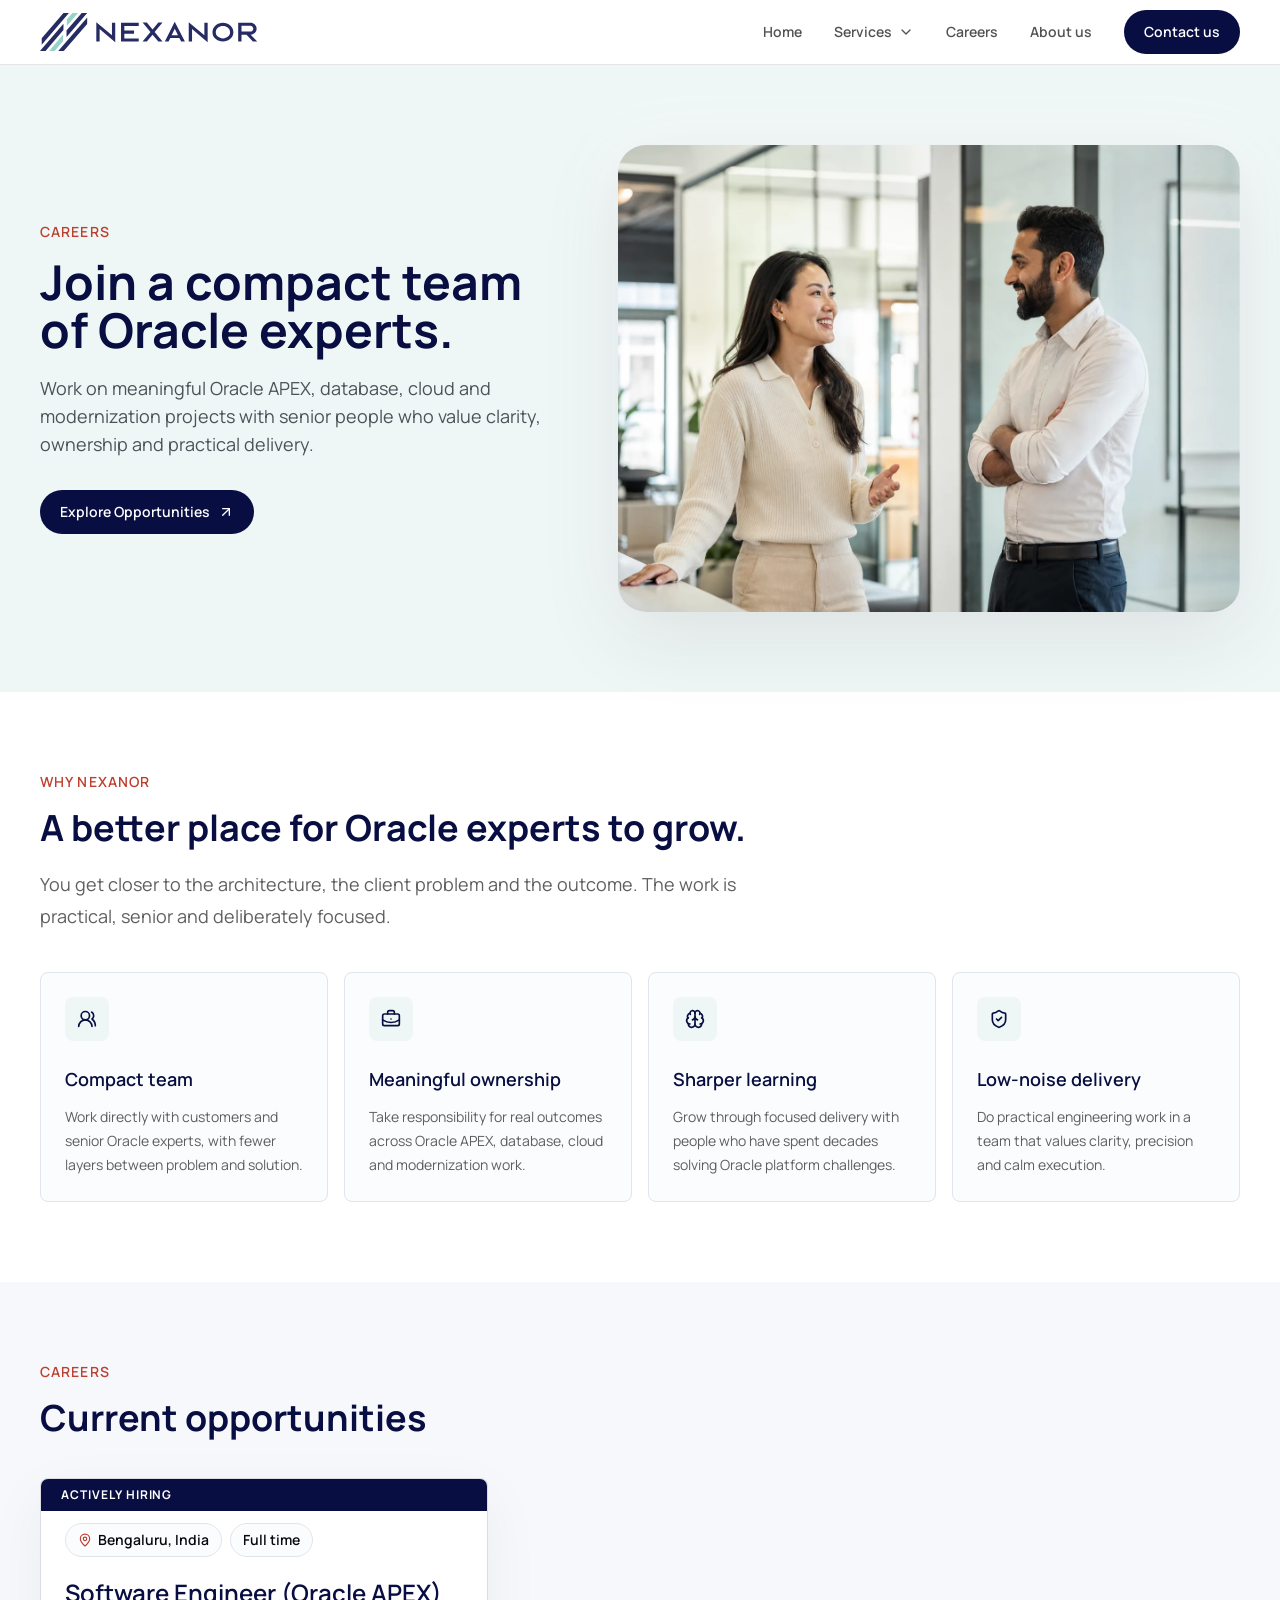
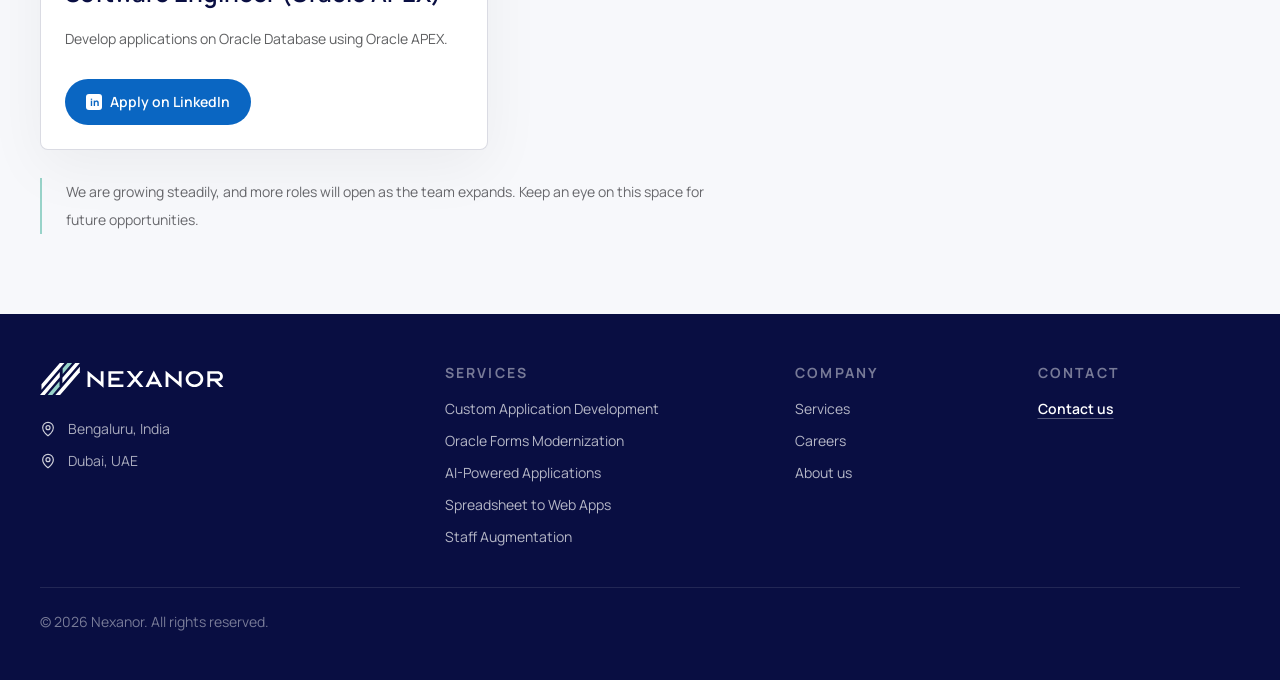
<file: careers/index.html>
<!DOCTYPE html><html lang="en"> <head><meta charset="UTF-8"><meta name="description" content="Careers at Nexanor for Oracle professionals who want meaningful work with a focused software consulting team."><meta name="viewport" content="width=device-width, initial-scale=1.0"><meta name="generator" content="Astro v4.16.19"><link rel="canonical" href="https://www.nexanor.ai/careers/"><link rel="icon" href="/favicon.ico" sizes="any"><link rel="icon" href="/favicon.svg" type="image/svg+xml"><link rel="apple-touch-icon" href="/apple-touch-icon.png"><meta property="og:type" content="website"><meta property="og:site_name" content="Nexanor"><meta property="og:title" content="Careers | Nexanor"><meta property="og:description" content="Careers at Nexanor for Oracle professionals who want meaningful work with a focused software consulting team."><meta property="og:url" content="https://www.nexanor.ai/careers/"><meta property="og:image" content="https://www.nexanor.ai/og-image.png"><meta property="og:image:width" content="1200"><meta property="og:image:height" content="630"><meta property="og:image:alt" content="Nexanor - Business Applications, Data, AI and Cloud"><meta name="twitter:card" content="summary_large_image"><meta name="twitter:title" content="Careers | Nexanor"><meta name="twitter:description" content="Careers at Nexanor for Oracle professionals who want meaningful work with a focused software consulting team."><meta name="twitter:image" content="https://www.nexanor.ai/og-image.png"><title>Careers | Nexanor</title><script type="application/ld+json">{"@context":"https://schema.org","@graph":[{"@type":"Organization","@id":"https://www.nexanor.ai/#organization","name":"Nexanor","url":"https://www.nexanor.ai","description":"Nexanor builds cost-effective business applications using Oracle APEX, helping growing businesses modernize Oracle Forms and replace spreadsheet-driven processes with secure web applications.","areaServed":["Middle East","United Arab Emirates","India","Africa"],"knowsAbout":["Oracle APEX development","Oracle Forms modernization","Forms to APEX migration","Spreadsheet to web application migration","Cost-effective business applications","Oracle Database","Agentic AI workflows"]},{"@type":"WebSite","@id":"https://www.nexanor.ai/#website","name":"Nexanor","url":"https://www.nexanor.ai","publisher":{"@id":"https://www.nexanor.ai/#organization"},"inLanguage":"en"}]}</script><script async src="https://www.googletagmanager.com/gtag/js?id=G-KNGRKKW37M"></script><link rel="stylesheet" href="/_astro/about.DeyKHMVt.css"><script type="module" src="/_astro/hoisted.DgXRHMoU.js"></script></head> <body> <header class="sticky top-0 z-40 border-b border-ink/10 bg-white/95 backdrop-blur"> <nav class="px-5 sm:px-8 lg:px-10" aria-label="Primary navigation"> <div class="shell flex min-h-16 items-center gap-8"> <a class="flex shrink-0 items-center" href="/" aria-label="Nexanor home"> <img class="h-9 w-auto sm:h-[38px]" src="/brand/nexanor-logo.svg" alt="Nexanor" width="225" height="38" decoding="async"> </a> <div class="ml-auto hidden items-center gap-8 md:flex"> <a class="text-sm font-semibold text-ink/70 transition hover:text-ink" href="/">Home</a> <div class="group relative"> <a class="inline-flex items-center gap-1.5 py-5 text-sm font-semibold text-ink/70 transition hover:text-ink" href="/services/">
Services
<svg xmlns="http://www.w3.org/2000/svg" width="24" height="24" viewBox="0 0 24 24" fill="none" stroke="currentColor" stroke-width="2" stroke-linecap="round" stroke-linejoin="round" aria-hidden="true" class="lucide lucide-chevron-down h-4 w-4 transition group-hover:rotate-180 group-focus-within:rotate-180"> <path d="m6 9 6 6 6-6"></path>  </svg> </a> <div class="invisible absolute left-1/2 top-full w-80 -translate-x-1/2 pt-3 opacity-0 transition group-hover:visible group-hover:opacity-100 group-focus-within:visible group-focus-within:opacity-100"> <div class="rounded-lg border border-line bg-white p-2 shadow-soft"> <a class="block rounded-md px-4 py-3 text-sm font-semibold text-brand hover:bg-cloud" href="/services/">All services</a> <div class="my-1 border-t border-line"></div> <a class="block rounded-md px-4 py-3 text-sm text-ink/70 transition hover:bg-cloud hover:text-brand" href="/services/oracle-apex-development/"> Custom Application Development </a><a class="block rounded-md px-4 py-3 text-sm text-ink/70 transition hover:bg-cloud hover:text-brand" href="/services/oracle-forms-to-apex-modernization/"> Oracle Forms Modernization </a><a class="block rounded-md px-4 py-3 text-sm text-ink/70 transition hover:bg-cloud hover:text-brand" href="/services/ai-powered-applications/"> AI-Powered Applications </a><a class="block rounded-md px-4 py-3 text-sm text-ink/70 transition hover:bg-cloud hover:text-brand" href="/services/spreadsheet-to-web-applications/"> Spreadsheet to Web Applications </a><a class="block rounded-md px-4 py-3 text-sm text-ink/70 transition hover:bg-cloud hover:text-brand" href="/services/oracle-staff-augmentation/"> Oracle Staff Augmentation </a> </div> </div> </div> <a class="text-sm font-semibold text-ink/70 transition hover:text-ink" href="/careers/">Careers</a><a class="text-sm font-semibold text-ink/70 transition hover:text-ink" href="/about/">About us</a> </div> <div class="hidden items-center gap-3 md:flex"> <button class="button-primary" type="button" data-contact-open>Contact us</button> </div> <button class="ml-auto inline-flex h-11 w-11 items-center justify-center rounded-full border border-ink/15 bg-white text-ink md:hidden" type="button" aria-label="Open navigation menu" aria-controls="mobile-menu" aria-expanded="false" data-menu-toggle> <span class="sr-only">Menu</span> <span class="relative block h-4 w-5" aria-hidden="true"> <span class="absolute left-0 top-0 h-0.5 w-5 rounded bg-current transition" data-menu-line></span> <span class="absolute left-0 top-1.5 h-0.5 w-5 rounded bg-current transition" data-menu-line></span> <span class="absolute left-0 top-3 h-0.5 w-5 rounded bg-current transition" data-menu-line></span> </span> </button> </div> </nav> <div id="mobile-menu" class="hidden border-t border-ink/10 bg-white px-5 py-4 md:hidden" data-mobile-menu> <div class="mx-auto flex max-w-7xl flex-col gap-2"> <a class="rounded-lg px-2 py-3 text-base font-semibold text-ink" href="/">Home</a> <details class="group"> <summary class="flex cursor-pointer list-none items-center justify-between rounded-lg px-2 py-3 text-base font-semibold text-ink [&::-webkit-details-marker]:hidden">
Services
<svg xmlns="http://www.w3.org/2000/svg" width="24" height="24" viewBox="0 0 24 24" fill="none" stroke="currentColor" stroke-width="2" stroke-linecap="round" stroke-linejoin="round" aria-hidden="true" class="lucide lucide-chevron-down h-5 w-5 transition group-open:rotate-180"> <path d="m6 9 6 6 6-6"></path>  </svg> </summary> <div class="ml-2 grid border-l border-line pl-3"> <a class="px-2 py-2.5 text-sm font-semibold text-brand" href="/services/">All services</a> <a class="px-2 py-2.5 text-sm text-ink/70" href="/services/oracle-apex-development/">Custom Application Development</a><a class="px-2 py-2.5 text-sm text-ink/70" href="/services/oracle-forms-to-apex-modernization/">Oracle Forms Modernization</a><a class="px-2 py-2.5 text-sm text-ink/70" href="/services/ai-powered-applications/">AI-Powered Applications</a><a class="px-2 py-2.5 text-sm text-ink/70" href="/services/spreadsheet-to-web-applications/">Spreadsheet to Web Applications</a><a class="px-2 py-2.5 text-sm text-ink/70" href="/services/oracle-staff-augmentation/">Oracle Staff Augmentation</a> </div> </details> <a class="rounded-lg px-2 py-3 text-base font-semibold text-ink" href="/careers/">Careers</a><a class="rounded-lg px-2 py-3 text-base font-semibold text-ink" href="/about/">About us</a> <button class="button-primary mt-2 w-full" type="button" data-contact-open>Contact us</button> </div> </div> </header>  <main>  <section class="section bg-[#eef7f6]"> <div class="shell grid items-center gap-12 lg:grid-cols-[0.92fr_1.08fr]"> <div> <p class="eyebrow">Careers</p> <h1 class="mt-4 max-w-4xl text-[2.5rem] font-bold leading-[1.08] text-brand sm:text-5xl">
Join a compact team of Oracle experts.
</h1> <p class="mt-5 max-w-2xl text-base leading-8 text-graphite/75 sm:text-lg">
Work on meaningful Oracle APEX, database, cloud and modernization projects with senior people who value clarity, ownership and practical delivery.
</p> <a class="button-primary mt-8 gap-2" href="#current-opportunities">
Explore Opportunities
<svg xmlns="http://www.w3.org/2000/svg" width="24" height="24" viewBox="0 0 24 24" fill="none" stroke="currentColor" stroke-width="2" stroke-linecap="round" stroke-linejoin="round" aria-hidden="true" class="lucide lucide-arrow-up-right h-4 w-4"> <path d="M7 7h10v10"></path><path d="M7 17 17 7"></path>  </svg> </a> </div> <figure class="relative"> <div class="absolute -inset-3 rounded-[2rem] bg-white/60 blur-2xl"></div> <img class="relative aspect-[4/3] w-full rounded-[1.75rem] object-cover shadow-soft" src="/assets/careers-oracle-experts-office.webp" alt="Two professionals having a friendly conversation in a bright modern software office" width="1400" height="1050" loading="eager" decoding="async"> </figure> </div> </section> <section class="section bg-white"> <div class="shell"> <div class="max-w-3xl"> <p class="eyebrow">Why Nexanor</p> <h2 class="mt-4 text-3xl font-bold leading-tight text-brand sm:text-4xl">A better place for Oracle experts to grow.</h2> <p class="mt-5 text-lg leading-8 text-ink/65">
You get closer to the architecture, the client problem and the outcome. The work is practical, senior and deliberately focused.
</p> </div> <div class="mt-10 grid gap-4 md:grid-cols-2 lg:grid-cols-4"> <article class="group rounded-lg border border-line bg-[#fbfcfd] p-6 transition duration-200 hover:-translate-y-1 hover:border-brand/25 hover:bg-white hover:shadow-soft"> <span class="flex h-11 w-11 items-center justify-center rounded-lg bg-[#eef7f6] text-brand transition group-hover:bg-brand group-hover:text-white"> <svg xmlns="http://www.w3.org/2000/svg" width="24" height="24" viewBox="0 0 24 24" fill="none" stroke="currentColor" stroke-width="2" stroke-linecap="round" stroke-linejoin="round" aria-hidden="true" class="lucide lucide-users-round h-5 w-5"> <path d="M18 21a8 8 0 0 0-16 0"></path><circle cx="10" cy="8" r="5"></circle><path d="M22 20c0-3.37-2-6.5-4-8a5 5 0 0 0-.45-8.3"></path>  </svg> </span> <h3 class="mt-6 text-lg font-semibold text-brand">Compact team</h3> <p class="mt-3 text-sm leading-6 text-ink/65">Work directly with customers and senior Oracle experts, with fewer layers between problem and solution.</p> </article><article class="group rounded-lg border border-line bg-[#fbfcfd] p-6 transition duration-200 hover:-translate-y-1 hover:border-brand/25 hover:bg-white hover:shadow-soft"> <span class="flex h-11 w-11 items-center justify-center rounded-lg bg-[#eef7f6] text-brand transition group-hover:bg-brand group-hover:text-white"> <svg xmlns="http://www.w3.org/2000/svg" width="24" height="24" viewBox="0 0 24 24" fill="none" stroke="currentColor" stroke-width="2" stroke-linecap="round" stroke-linejoin="round" aria-hidden="true" class="lucide lucide-briefcase-business h-5 w-5"> <path d="M12 12h.01"></path><path d="M16 6V4a2 2 0 0 0-2-2h-4a2 2 0 0 0-2 2v2"></path><path d="M22 13a18.15 18.15 0 0 1-20 0"></path><rect width="20" height="14" x="2" y="6" rx="2"></rect>  </svg> </span> <h3 class="mt-6 text-lg font-semibold text-brand">Meaningful ownership</h3> <p class="mt-3 text-sm leading-6 text-ink/65">Take responsibility for real outcomes across Oracle APEX, database, cloud and modernization work.</p> </article><article class="group rounded-lg border border-line bg-[#fbfcfd] p-6 transition duration-200 hover:-translate-y-1 hover:border-brand/25 hover:bg-white hover:shadow-soft"> <span class="flex h-11 w-11 items-center justify-center rounded-lg bg-[#eef7f6] text-brand transition group-hover:bg-brand group-hover:text-white"> <svg xmlns="http://www.w3.org/2000/svg" width="24" height="24" viewBox="0 0 24 24" fill="none" stroke="currentColor" stroke-width="2" stroke-linecap="round" stroke-linejoin="round" aria-hidden="true" class="lucide lucide-brain h-5 w-5"> <path d="M12 18V5"></path><path d="M15 13a4.17 4.17 0 0 1-3-4 4.17 4.17 0 0 1-3 4"></path><path d="M17.598 6.5A3 3 0 1 0 12 5a3 3 0 1 0-5.598 1.5"></path><path d="M17.997 5.125a4 4 0 0 1 2.526 5.77"></path><path d="M18 18a4 4 0 0 0 2-7.464"></path><path d="M19.967 17.483A4 4 0 1 1 12 18a4 4 0 1 1-7.967-.517"></path><path d="M6 18a4 4 0 0 1-2-7.464"></path><path d="M6.003 5.125a4 4 0 0 0-2.526 5.77"></path>  </svg> </span> <h3 class="mt-6 text-lg font-semibold text-brand">Sharper learning</h3> <p class="mt-3 text-sm leading-6 text-ink/65">Grow through focused delivery with people who have spent decades solving Oracle platform challenges.</p> </article><article class="group rounded-lg border border-line bg-[#fbfcfd] p-6 transition duration-200 hover:-translate-y-1 hover:border-brand/25 hover:bg-white hover:shadow-soft"> <span class="flex h-11 w-11 items-center justify-center rounded-lg bg-[#eef7f6] text-brand transition group-hover:bg-brand group-hover:text-white"> <svg xmlns="http://www.w3.org/2000/svg" width="24" height="24" viewBox="0 0 24 24" fill="none" stroke="currentColor" stroke-width="2" stroke-linecap="round" stroke-linejoin="round" aria-hidden="true" class="lucide lucide-shield-check h-5 w-5"> <path d="M20 13c0 5-3.5 7.5-7.66 8.95a1 1 0 0 1-.67-.01C7.5 20.5 4 18 4 13V6a1 1 0 0 1 1-1c2 0 4.5-1.2 6.24-2.72a1.17 1.17 0 0 1 1.52 0C14.51 3.81 17 5 19 5a1 1 0 0 1 1 1z"></path><path d="m9 12 2 2 4-4"></path>  </svg> </span> <h3 class="mt-6 text-lg font-semibold text-brand">Low-noise delivery</h3> <p class="mt-3 text-sm leading-6 text-ink/65">Do practical engineering work in a team that values clarity, precision and calm execution.</p> </article> </div> </div> </section> <section id="current-opportunities" class="section scroll-mt-24 bg-cloud"> <div class="shell"> <div class="max-w-3xl"> <p class="eyebrow">Careers</p> <h2 class="mt-4 text-3xl font-bold leading-tight text-brand sm:text-4xl">Current opportunities</h2> </div> <div class="mt-10 grid max-w-md gap-5"> <article class="relative flex min-h-[17rem] flex-col overflow-hidden rounded-lg border border-brand/15 bg-white p-6 pt-11 shadow-[0_18px_60px_rgba(8,9,13,0.05)] transition duration-200 hover:-translate-y-1 hover:border-brand/25 hover:shadow-soft"> <div class="absolute inset-x-0 top-0 bg-brand px-5 py-2 text-xs font-bold uppercase tracking-[0.08em] text-white">
Actively hiring
</div> <div class="flex flex-wrap items-center gap-2 text-sm font-semibold text-ink/56"> <span class="inline-flex items-center gap-1.5 rounded-full border border-line bg-[#fbfcfd] px-3 py-1.5"> <svg xmlns="http://www.w3.org/2000/svg" width="24" height="24" viewBox="0 0 24 24" fill="none" stroke="currentColor" stroke-width="2" stroke-linecap="round" stroke-linejoin="round" aria-hidden="true" class="lucide lucide-map-pin h-3.5 w-3.5 text-oracle"> <path d="M20 10c0 4.993-5.539 10.193-7.399 11.799a1 1 0 0 1-1.202 0C9.539 20.193 4 14.993 4 10a8 8 0 0 1 16 0"></path><circle cx="12" cy="10" r="3"></circle>  </svg> Bengaluru, India </span> <span class="rounded-full border border-line bg-[#fbfcfd] px-3 py-1.5">Full time</span> </div> <h3 class="mt-5 text-2xl font-semibold text-brand">Software Engineer (Oracle APEX)</h3> <p class="mt-4 text-sm leading-7 text-ink/65">Develop applications on Oracle Database using Oracle APEX.</p> <a class="mt-auto inline-flex w-fit items-center gap-2 rounded-full border border-[#0a66c2]/20 bg-[#0a66c2] px-5 py-3 text-sm font-semibold text-white transition hover:bg-[#084d96] focus:outline-none focus:ring-2 focus:ring-[#0a66c2] focus:ring-offset-2" href="https://www.linkedin.com/jobs/view/4453510653/" target="_blank" rel="noopener noreferrer" aria-label="Apply for Software Engineer (Oracle APEX) on LinkedIn"> <span class="flex h-4 w-4 items-center justify-center rounded-[3px] bg-white text-[10px] font-extrabold leading-none text-[#0a66c2]" aria-hidden="true">in</span>
Apply on LinkedIn
</a> </article> </div> <div class="mt-7 max-w-2xl border-l-2 border-[#98d3c9] pl-6"> <p class="text-sm leading-7 text-ink/60">
We are growing steadily, and more roles will open as the team expands. Keep an eye on this space for future opportunities.
</p> </div> </div> </section>  </main> <footer class="border-t border-brand/10 bg-brand px-5 py-12 text-white sm:px-8 lg:px-10"> <div class="shell grid gap-10 sm:grid-cols-2 lg:grid-cols-[1.35fr_1.15fr_0.75fr_0.75fr]"> <div> <a class="inline-flex items-center" href="/" aria-label="Nexanor home"> <img class="h-8 w-auto" src="/brand/nexanor-logo-footer.svg" alt="Nexanor" width="190" height="32" loading="lazy" decoding="async"> </a> <div class="mt-4 grid max-w-md gap-2 text-sm leading-6 text-white/65"> <p class="flex items-center gap-3"> <svg xmlns="http://www.w3.org/2000/svg" width="24" height="24" viewBox="0 0 24 24" fill="none" stroke="currentColor" stroke-width="1.8" stroke-linecap="round" stroke-linejoin="round" aria-hidden="true" class="lucide lucide-map-pin h-4 w-4 shrink-0 text-white/80"> <path d="M20 10c0 4.993-5.539 10.193-7.399 11.799a1 1 0 0 1-1.202 0C9.539 20.193 4 14.993 4 10a8 8 0 0 1 16 0"></path><circle cx="12" cy="10" r="3"></circle>  </svg>
Bengaluru, India
</p> <p class="flex items-center gap-3"> <svg xmlns="http://www.w3.org/2000/svg" width="24" height="24" viewBox="0 0 24 24" fill="none" stroke="currentColor" stroke-width="1.8" stroke-linecap="round" stroke-linejoin="round" aria-hidden="true" class="lucide lucide-map-pin h-4 w-4 shrink-0 text-white/80"> <path d="M20 10c0 4.993-5.539 10.193-7.399 11.799a1 1 0 0 1-1.202 0C9.539 20.193 4 14.993 4 10a8 8 0 0 1 16 0"></path><circle cx="12" cy="10" r="3"></circle>  </svg>
Dubai, UAE
</p> </div> </div> <div> <h2 class="text-sm font-bold uppercase tracking-[0.16em] text-white/45">Services</h2> <ul class="mt-4 grid gap-3 text-sm text-white/70"> <li><a class="hover:text-white" href="/services/oracle-apex-development/">Custom Application Development</a></li><li><a class="hover:text-white" href="/services/oracle-forms-to-apex-modernization/">Oracle Forms Modernization</a></li><li><a class="hover:text-white" href="/services/ai-powered-applications/">AI-Powered Applications</a></li><li><a class="hover:text-white" href="/services/spreadsheet-to-web-applications/">Spreadsheet to Web Apps</a></li><li><a class="hover:text-white" href="/services/oracle-staff-augmentation/">Staff Augmentation</a></li> </ul> </div> <div> <h2 class="text-sm font-bold uppercase tracking-[0.16em] text-white/45">Company</h2> <ul class="mt-4 grid gap-3 text-sm text-white/70"> <li><a class="hover:text-white" href="/services/">Services</a></li> <li><a class="hover:text-white" href="/careers/">Careers</a></li> <li><a class="hover:text-white" href="/about/">About us</a></li> </ul> </div> <div> <h2 class="text-sm font-bold uppercase tracking-[0.16em] text-white/45">Contact</h2> <button class="mt-4 text-left text-sm font-semibold text-white underline decoration-white/30 underline-offset-4 hover:decoration-white" type="button" data-contact-open>
Contact us
</button> </div> </div> <div class="shell mt-10 border-t border-white/10 pt-6 text-sm text-white/45"> <p>&copy; 2026 Nexanor. All rights reserved.</p> </div> </footer> <div class="fixed right-4 top-4 z-[60] hidden w-[calc(100%-2rem)] max-w-md rounded-2xl border bg-white p-4 shadow-soft sm:right-6 sm:top-6" role="status" aria-live="polite" data-contact-toast> <div class="flex items-start gap-3"> <span class="mt-1 h-2.5 w-2.5 shrink-0 rounded-full" data-contact-toast-dot></span> <p class="text-sm font-semibold leading-6" data-contact-toast-text></p> </div> </div> <div class="fixed inset-0 z-50 hidden items-start justify-center overflow-y-auto px-4 py-4 sm:items-center sm:px-5 sm:py-6" role="dialog" aria-modal="true" aria-labelledby="contact-title" data-contact-modal> <button class="absolute inset-0 bg-ink/60 backdrop-blur-sm" type="button" aria-label="Close contact form" data-contact-close></button> <section class="relative z-10 w-full max-w-xl rounded-2xl bg-white p-5 shadow-soft sm:max-h-[calc(100vh-3rem)] sm:overflow-y-auto sm:p-8"> <div class="flex items-start justify-between gap-6"> <div> <p class="eyebrow">Start a conversation</p> <h2 id="contact-title" class="mt-3 text-2xl font-bold text-ink sm:text-3xl">Contact us</h2> <p class="mt-3 text-sm leading-6 text-ink/65">Tell us what you are trying to build, modernize or simplify.</p> </div> <button class="sticky top-0 flex h-10 w-10 shrink-0 items-center justify-center rounded-full border border-ink/15 bg-white text-ink shadow-sm transition hover:border-ink/40" type="button" aria-label="Close contact form" data-contact-close> <span aria-hidden="true">&times;</span> </button> </div> <form class="mt-6 grid gap-4" data-contact-form> <div class="hidden" aria-hidden="true"> <label>
Website
<input type="text" name="website" tabindex="-1" autocomplete="off"> </label> </div> <label class="grid gap-2 text-sm font-semibold text-ink"> <span>Name <span class="text-oracle" aria-hidden="true">*</span></span> <input class="rounded-xl border border-ink/10 bg-cloud px-4 py-3 text-base font-normal outline-none transition focus:border-brand/35 focus:bg-white focus:ring-2 focus:ring-brand/10" type="text" name="fullName" autocomplete="name" maxlength="200" required> </label> <label class="grid gap-2 text-sm font-semibold text-ink"> <span>Email <span class="text-oracle" aria-hidden="true">*</span></span> <input class="rounded-xl border border-ink/10 bg-cloud px-4 py-3 text-base font-normal outline-none transition focus:border-brand/35 focus:bg-white focus:ring-2 focus:ring-brand/10" type="email" name="email" autocomplete="email" maxlength="320" required> </label> <div class="grid gap-4 sm:grid-cols-2"> <label class="grid gap-2 text-sm font-semibold text-ink">
Company
<input class="rounded-xl border border-ink/10 bg-cloud px-4 py-3 text-base font-normal outline-none transition focus:border-brand/35 focus:bg-white focus:ring-2 focus:ring-brand/10" type="text" name="companyName" autocomplete="organization" maxlength="200"> </label> <label class="grid gap-2 text-sm font-semibold text-ink"> <span>Phone <span class="text-oracle" aria-hidden="true">*</span></span> <input class="rounded-xl border border-ink/10 bg-cloud px-4 py-3 text-base font-normal outline-none transition focus:border-brand/35 focus:bg-white focus:ring-2 focus:ring-brand/10" type="tel" name="phone" autocomplete="tel" maxlength="80" placeholder="+971 50..." pattern="^+?[0-9 ()-]{7,30}$" required> </label> </div> <label class="grid gap-2 text-sm font-semibold text-ink"> <span>Message <span class="text-oracle" aria-hidden="true">*</span></span> <textarea class="min-h-32 rounded-xl border border-ink/10 bg-cloud px-4 py-3 text-base font-normal outline-none transition focus:border-brand/35 focus:bg-white focus:ring-2 focus:ring-brand/10" name="message" maxlength="4000" required data-contact-message-input></textarea> <span class="text-right text-xs font-normal leading-5 text-ink/45" data-contact-message-count>0 / 4000</span> </label> <p class="hidden rounded-2xl border px-4 py-3 text-sm leading-6" data-contact-message role="status" aria-live="polite"></p> <button class="mt-2 inline-flex items-center justify-center rounded-full bg-brand px-5 py-3 text-sm font-semibold text-white transition hover:bg-[#151c60] focus:outline-none focus:ring-2 focus:ring-brand focus:ring-offset-2 disabled:cursor-wait disabled:bg-brand/65" type="submit" data-contact-submit>
Send message
</button> </form> </section> </div>  </body></html>
</file>
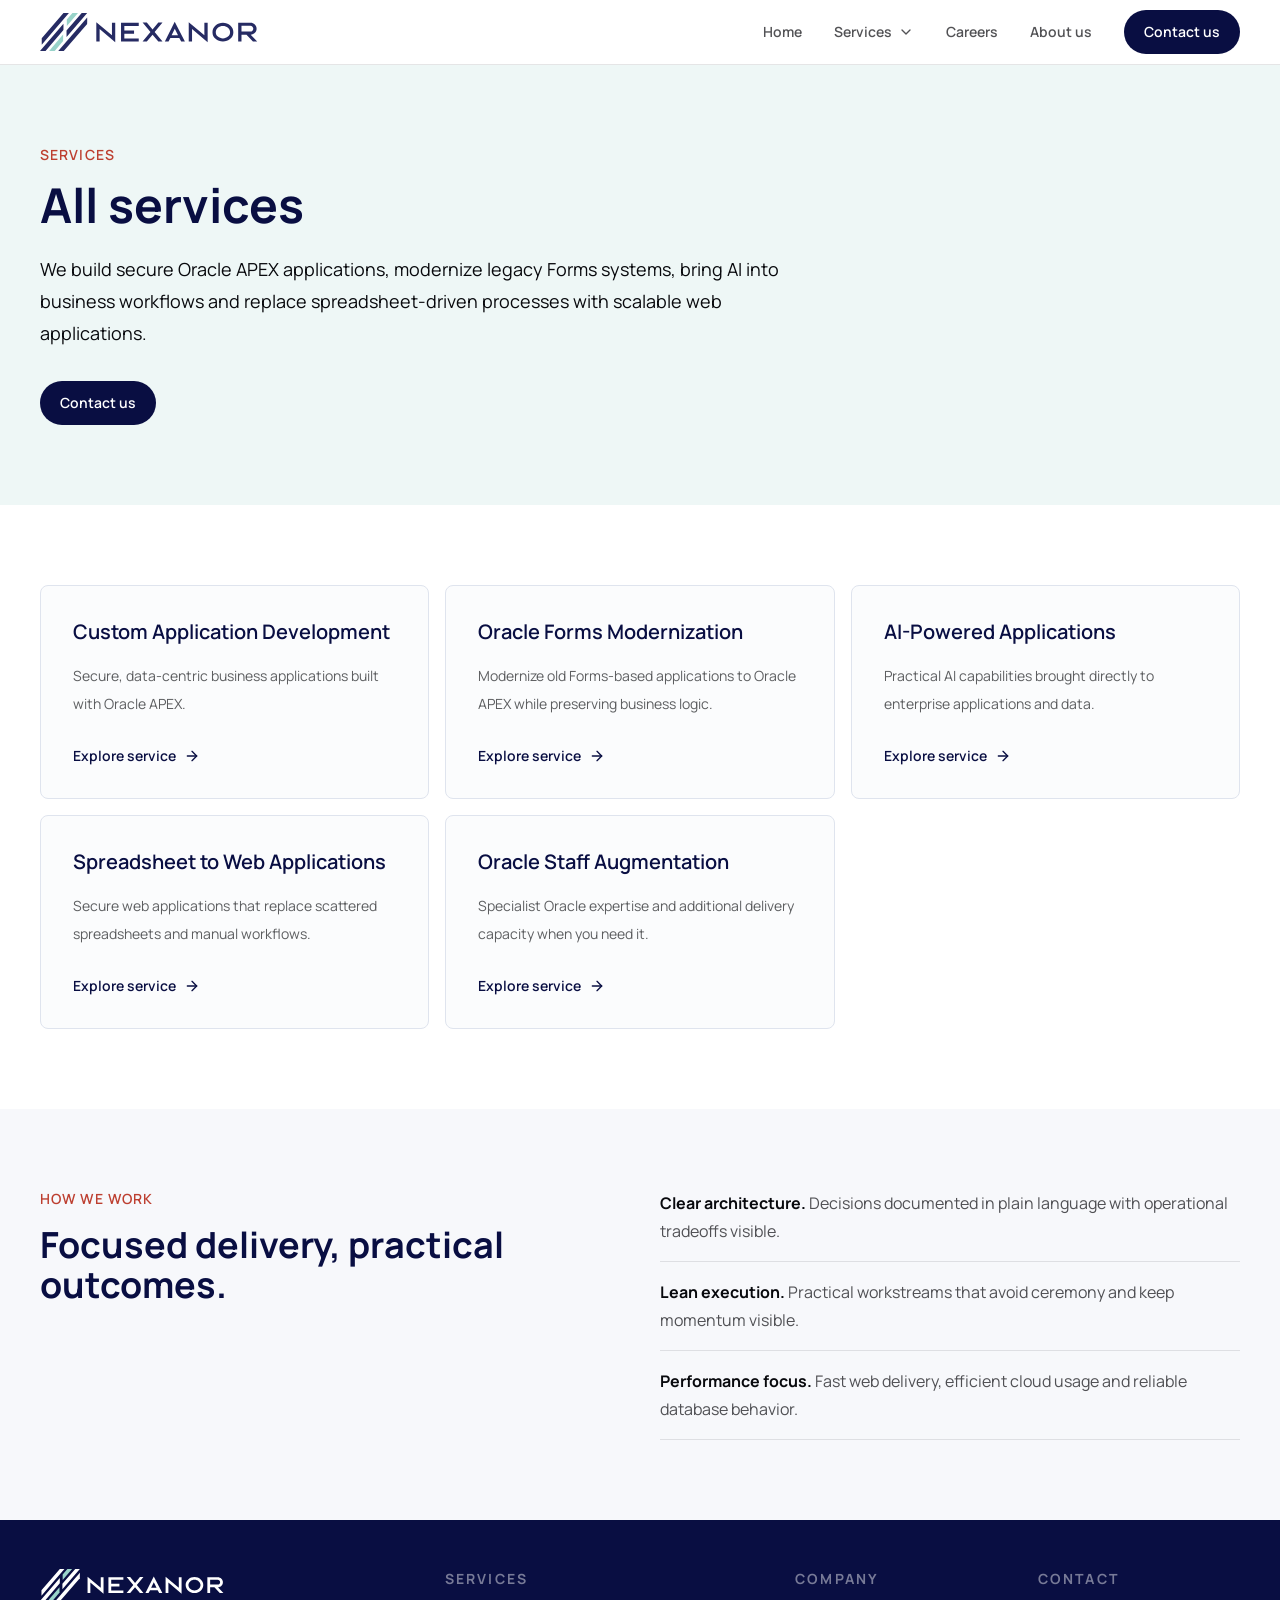
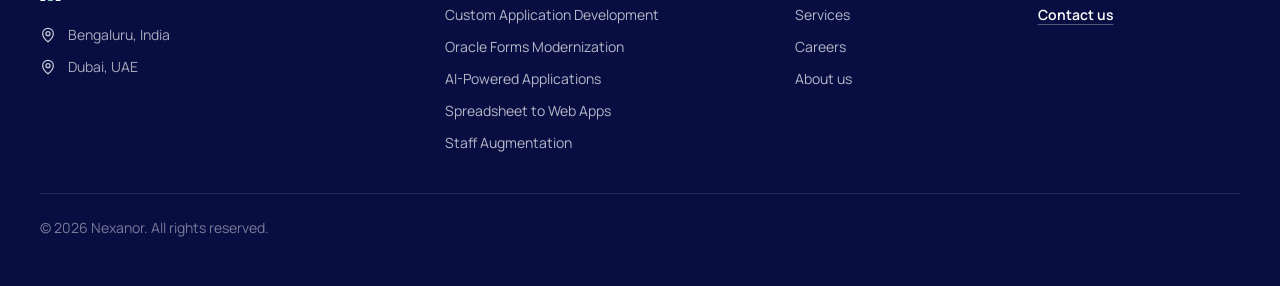
<file: services/index.html>
<!DOCTYPE html><html lang="en"> <head><meta charset="UTF-8"><meta name="description" content="Cost-effective Oracle APEX development, Oracle Forms modernization, AI-powered applications and spreadsheet-to-web migration services for growing businesses."><meta name="viewport" content="width=device-width, initial-scale=1.0"><meta name="generator" content="Astro v4.16.19"><link rel="canonical" href="https://www.nexanor.ai/services/"><link rel="icon" href="/favicon.ico" sizes="any"><link rel="icon" href="/favicon.svg" type="image/svg+xml"><link rel="apple-touch-icon" href="/apple-touch-icon.png"><meta property="og:type" content="website"><meta property="og:site_name" content="Nexanor"><meta property="og:title" content="Cost-Effective Business Applications | Nexanor"><meta property="og:description" content="Cost-effective Oracle APEX development, Oracle Forms modernization, AI-powered applications and spreadsheet-to-web migration services for growing businesses."><meta property="og:url" content="https://www.nexanor.ai/services/"><meta property="og:image" content="https://www.nexanor.ai/og-image.png"><meta property="og:image:width" content="1200"><meta property="og:image:height" content="630"><meta property="og:image:alt" content="Nexanor - Business Applications, Data, AI and Cloud"><meta name="twitter:card" content="summary_large_image"><meta name="twitter:title" content="Cost-Effective Business Applications | Nexanor"><meta name="twitter:description" content="Cost-effective Oracle APEX development, Oracle Forms modernization, AI-powered applications and spreadsheet-to-web migration services for growing businesses."><meta name="twitter:image" content="https://www.nexanor.ai/og-image.png"><title>Cost-Effective Business Applications | Nexanor</title><script type="application/ld+json">{"@context":"https://schema.org","@graph":[{"@type":"Organization","@id":"https://www.nexanor.ai/#organization","name":"Nexanor","url":"https://www.nexanor.ai","description":"Nexanor builds cost-effective business applications using Oracle APEX, helping growing businesses modernize Oracle Forms and replace spreadsheet-driven processes with secure web applications.","areaServed":["Middle East","United Arab Emirates","India","Africa"],"knowsAbout":["Oracle APEX development","Oracle Forms modernization","Forms to APEX migration","Spreadsheet to web application migration","Cost-effective business applications","Oracle Database","Agentic AI workflows"]},{"@type":"WebSite","@id":"https://www.nexanor.ai/#website","name":"Nexanor","url":"https://www.nexanor.ai","publisher":{"@id":"https://www.nexanor.ai/#organization"},"inLanguage":"en"}]}</script><script async src="https://www.googletagmanager.com/gtag/js?id=G-KNGRKKW37M"></script><link rel="stylesheet" href="/_astro/about.DeyKHMVt.css"><script type="module" src="/_astro/hoisted.DgXRHMoU.js"></script></head> <body> <header class="sticky top-0 z-40 border-b border-ink/10 bg-white/95 backdrop-blur"> <nav class="px-5 sm:px-8 lg:px-10" aria-label="Primary navigation"> <div class="shell flex min-h-16 items-center gap-8"> <a class="flex shrink-0 items-center" href="/" aria-label="Nexanor home"> <img class="h-9 w-auto sm:h-[38px]" src="/brand/nexanor-logo.svg" alt="Nexanor" width="225" height="38" decoding="async"> </a> <div class="ml-auto hidden items-center gap-8 md:flex"> <a class="text-sm font-semibold text-ink/70 transition hover:text-ink" href="/">Home</a> <div class="group relative"> <a class="inline-flex items-center gap-1.5 py-5 text-sm font-semibold text-ink/70 transition hover:text-ink" href="/services/">
Services
<svg xmlns="http://www.w3.org/2000/svg" width="24" height="24" viewBox="0 0 24 24" fill="none" stroke="currentColor" stroke-width="2" stroke-linecap="round" stroke-linejoin="round" aria-hidden="true" class="lucide lucide-chevron-down h-4 w-4 transition group-hover:rotate-180 group-focus-within:rotate-180"> <path d="m6 9 6 6 6-6"></path>  </svg> </a> <div class="invisible absolute left-1/2 top-full w-80 -translate-x-1/2 pt-3 opacity-0 transition group-hover:visible group-hover:opacity-100 group-focus-within:visible group-focus-within:opacity-100"> <div class="rounded-lg border border-line bg-white p-2 shadow-soft"> <a class="block rounded-md px-4 py-3 text-sm font-semibold text-brand hover:bg-cloud" href="/services/">All services</a> <div class="my-1 border-t border-line"></div> <a class="block rounded-md px-4 py-3 text-sm text-ink/70 transition hover:bg-cloud hover:text-brand" href="/services/oracle-apex-development/"> Custom Application Development </a><a class="block rounded-md px-4 py-3 text-sm text-ink/70 transition hover:bg-cloud hover:text-brand" href="/services/oracle-forms-to-apex-modernization/"> Oracle Forms Modernization </a><a class="block rounded-md px-4 py-3 text-sm text-ink/70 transition hover:bg-cloud hover:text-brand" href="/services/ai-powered-applications/"> AI-Powered Applications </a><a class="block rounded-md px-4 py-3 text-sm text-ink/70 transition hover:bg-cloud hover:text-brand" href="/services/spreadsheet-to-web-applications/"> Spreadsheet to Web Applications </a><a class="block rounded-md px-4 py-3 text-sm text-ink/70 transition hover:bg-cloud hover:text-brand" href="/services/oracle-staff-augmentation/"> Oracle Staff Augmentation </a> </div> </div> </div> <a class="text-sm font-semibold text-ink/70 transition hover:text-ink" href="/careers/">Careers</a><a class="text-sm font-semibold text-ink/70 transition hover:text-ink" href="/about/">About us</a> </div> <div class="hidden items-center gap-3 md:flex"> <button class="button-primary" type="button" data-contact-open>Contact us</button> </div> <button class="ml-auto inline-flex h-11 w-11 items-center justify-center rounded-full border border-ink/15 bg-white text-ink md:hidden" type="button" aria-label="Open navigation menu" aria-controls="mobile-menu" aria-expanded="false" data-menu-toggle> <span class="sr-only">Menu</span> <span class="relative block h-4 w-5" aria-hidden="true"> <span class="absolute left-0 top-0 h-0.5 w-5 rounded bg-current transition" data-menu-line></span> <span class="absolute left-0 top-1.5 h-0.5 w-5 rounded bg-current transition" data-menu-line></span> <span class="absolute left-0 top-3 h-0.5 w-5 rounded bg-current transition" data-menu-line></span> </span> </button> </div> </nav> <div id="mobile-menu" class="hidden border-t border-ink/10 bg-white px-5 py-4 md:hidden" data-mobile-menu> <div class="mx-auto flex max-w-7xl flex-col gap-2"> <a class="rounded-lg px-2 py-3 text-base font-semibold text-ink" href="/">Home</a> <details class="group"> <summary class="flex cursor-pointer list-none items-center justify-between rounded-lg px-2 py-3 text-base font-semibold text-ink [&::-webkit-details-marker]:hidden">
Services
<svg xmlns="http://www.w3.org/2000/svg" width="24" height="24" viewBox="0 0 24 24" fill="none" stroke="currentColor" stroke-width="2" stroke-linecap="round" stroke-linejoin="round" aria-hidden="true" class="lucide lucide-chevron-down h-5 w-5 transition group-open:rotate-180"> <path d="m6 9 6 6 6-6"></path>  </svg> </summary> <div class="ml-2 grid border-l border-line pl-3"> <a class="px-2 py-2.5 text-sm font-semibold text-brand" href="/services/">All services</a> <a class="px-2 py-2.5 text-sm text-ink/70" href="/services/oracle-apex-development/">Custom Application Development</a><a class="px-2 py-2.5 text-sm text-ink/70" href="/services/oracle-forms-to-apex-modernization/">Oracle Forms Modernization</a><a class="px-2 py-2.5 text-sm text-ink/70" href="/services/ai-powered-applications/">AI-Powered Applications</a><a class="px-2 py-2.5 text-sm text-ink/70" href="/services/spreadsheet-to-web-applications/">Spreadsheet to Web Applications</a><a class="px-2 py-2.5 text-sm text-ink/70" href="/services/oracle-staff-augmentation/">Oracle Staff Augmentation</a> </div> </details> <a class="rounded-lg px-2 py-3 text-base font-semibold text-ink" href="/careers/">Careers</a><a class="rounded-lg px-2 py-3 text-base font-semibold text-ink" href="/about/">About us</a> <button class="button-primary mt-2 w-full" type="button" data-contact-open>Contact us</button> </div> </div> </header>  <main>  <section class="section bg-[#eef7f6]"> <div class="shell"> <p class="eyebrow">Services</p> <h1 class="mt-4 max-w-4xl text-[2.5rem] font-bold leading-[1.08] text-brand sm:text-5xl">All services</h1> <p class="mt-6 max-w-3xl text-lg leading-8 text-graphite/72">
We build secure Oracle APEX applications, modernize legacy Forms systems, bring AI into business workflows and replace spreadsheet-driven processes with scalable web applications.
</p> <button class="button-primary mt-8" type="button" data-contact-open>Contact us</button> </div> </section> <section class="section bg-white"> <div class="shell grid auto-rows-fr gap-4 md:grid-cols-2 lg:grid-cols-3"> <article class="group flex h-full flex-col rounded-lg border border-line bg-[#fbfcfd] p-6 transition duration-200 hover:-translate-y-1 hover:border-brand/25 hover:bg-white hover:shadow-soft sm:p-8"> <h2 class="text-xl font-semibold text-brand">Custom Application Development</h2> <p class="mt-4 text-sm leading-7 text-ink/65">Secure, data-centric business applications built with Oracle APEX.</p> <a class="mt-auto inline-flex w-fit items-center gap-2 pt-7 text-sm font-semibold text-brand transition hover:text-oracle" href="/services/oracle-apex-development/">
Explore service
<svg xmlns="http://www.w3.org/2000/svg" width="24" height="24" viewBox="0 0 24 24" fill="none" stroke="currentColor" stroke-width="2" stroke-linecap="round" stroke-linejoin="round" aria-hidden="true" class="lucide lucide-arrow-right h-4 w-4"> <path d="M5 12h14"></path><path d="m12 5 7 7-7 7"></path>  </svg> </a> </article><article class="group flex h-full flex-col rounded-lg border border-line bg-[#fbfcfd] p-6 transition duration-200 hover:-translate-y-1 hover:border-brand/25 hover:bg-white hover:shadow-soft sm:p-8"> <h2 class="text-xl font-semibold text-brand">Oracle Forms Modernization</h2> <p class="mt-4 text-sm leading-7 text-ink/65">Modernize old Forms-based applications to Oracle APEX while preserving business logic.</p> <a class="mt-auto inline-flex w-fit items-center gap-2 pt-7 text-sm font-semibold text-brand transition hover:text-oracle" href="/services/oracle-forms-to-apex-modernization/">
Explore service
<svg xmlns="http://www.w3.org/2000/svg" width="24" height="24" viewBox="0 0 24 24" fill="none" stroke="currentColor" stroke-width="2" stroke-linecap="round" stroke-linejoin="round" aria-hidden="true" class="lucide lucide-arrow-right h-4 w-4"> <path d="M5 12h14"></path><path d="m12 5 7 7-7 7"></path>  </svg> </a> </article><article class="group flex h-full flex-col rounded-lg border border-line bg-[#fbfcfd] p-6 transition duration-200 hover:-translate-y-1 hover:border-brand/25 hover:bg-white hover:shadow-soft sm:p-8"> <h2 class="text-xl font-semibold text-brand">AI-Powered Applications</h2> <p class="mt-4 text-sm leading-7 text-ink/65">Practical AI capabilities brought directly to enterprise applications and data.</p> <a class="mt-auto inline-flex w-fit items-center gap-2 pt-7 text-sm font-semibold text-brand transition hover:text-oracle" href="/services/ai-powered-applications/">
Explore service
<svg xmlns="http://www.w3.org/2000/svg" width="24" height="24" viewBox="0 0 24 24" fill="none" stroke="currentColor" stroke-width="2" stroke-linecap="round" stroke-linejoin="round" aria-hidden="true" class="lucide lucide-arrow-right h-4 w-4"> <path d="M5 12h14"></path><path d="m12 5 7 7-7 7"></path>  </svg> </a> </article><article class="group flex h-full flex-col rounded-lg border border-line bg-[#fbfcfd] p-6 transition duration-200 hover:-translate-y-1 hover:border-brand/25 hover:bg-white hover:shadow-soft sm:p-8"> <h2 class="text-xl font-semibold text-brand">Spreadsheet to Web Applications</h2> <p class="mt-4 text-sm leading-7 text-ink/65">Secure web applications that replace scattered spreadsheets and manual workflows.</p> <a class="mt-auto inline-flex w-fit items-center gap-2 pt-7 text-sm font-semibold text-brand transition hover:text-oracle" href="/services/spreadsheet-to-web-applications/">
Explore service
<svg xmlns="http://www.w3.org/2000/svg" width="24" height="24" viewBox="0 0 24 24" fill="none" stroke="currentColor" stroke-width="2" stroke-linecap="round" stroke-linejoin="round" aria-hidden="true" class="lucide lucide-arrow-right h-4 w-4"> <path d="M5 12h14"></path><path d="m12 5 7 7-7 7"></path>  </svg> </a> </article><article class="group flex h-full flex-col rounded-lg border border-line bg-[#fbfcfd] p-6 transition duration-200 hover:-translate-y-1 hover:border-brand/25 hover:bg-white hover:shadow-soft sm:p-8"> <h2 class="text-xl font-semibold text-brand">Oracle Staff Augmentation</h2> <p class="mt-4 text-sm leading-7 text-ink/65">Specialist Oracle expertise and additional delivery capacity when you need it.</p> <a class="mt-auto inline-flex w-fit items-center gap-2 pt-7 text-sm font-semibold text-brand transition hover:text-oracle" href="/services/oracle-staff-augmentation/">
Explore service
<svg xmlns="http://www.w3.org/2000/svg" width="24" height="24" viewBox="0 0 24 24" fill="none" stroke="currentColor" stroke-width="2" stroke-linecap="round" stroke-linejoin="round" aria-hidden="true" class="lucide lucide-arrow-right h-4 w-4"> <path d="M5 12h14"></path><path d="m12 5 7 7-7 7"></path>  </svg> </a> </article> </div> </section> <section class="section bg-cloud"> <div class="shell grid gap-10 lg:grid-cols-2"> <div> <p class="eyebrow">How we work</p> <h2 class="mt-4 text-3xl font-bold leading-tight text-brand sm:text-4xl">Focused delivery, practical outcomes.</h2> </div> <ul class="grid gap-4 text-base leading-7 text-ink/70"> <li class="border-b border-ink/10 pb-4"><strong class="text-ink">Clear architecture.</strong> Decisions documented in plain language with operational tradeoffs visible.</li> <li class="border-b border-ink/10 pb-4"><strong class="text-ink">Lean execution.</strong> Practical workstreams that avoid ceremony and keep momentum visible.</li> <li class="border-b border-ink/10 pb-4"><strong class="text-ink">Performance focus.</strong> Fast web delivery, efficient cloud usage and reliable database behavior.</li> </ul> </div> </section>  </main> <footer class="border-t border-brand/10 bg-brand px-5 py-12 text-white sm:px-8 lg:px-10"> <div class="shell grid gap-10 sm:grid-cols-2 lg:grid-cols-[1.35fr_1.15fr_0.75fr_0.75fr]"> <div> <a class="inline-flex items-center" href="/" aria-label="Nexanor home"> <img class="h-8 w-auto" src="/brand/nexanor-logo-footer.svg" alt="Nexanor" width="190" height="32" loading="lazy" decoding="async"> </a> <div class="mt-4 grid max-w-md gap-2 text-sm leading-6 text-white/65"> <p class="flex items-center gap-3"> <svg xmlns="http://www.w3.org/2000/svg" width="24" height="24" viewBox="0 0 24 24" fill="none" stroke="currentColor" stroke-width="1.8" stroke-linecap="round" stroke-linejoin="round" aria-hidden="true" class="lucide lucide-map-pin h-4 w-4 shrink-0 text-white/80"> <path d="M20 10c0 4.993-5.539 10.193-7.399 11.799a1 1 0 0 1-1.202 0C9.539 20.193 4 14.993 4 10a8 8 0 0 1 16 0"></path><circle cx="12" cy="10" r="3"></circle>  </svg>
Bengaluru, India
</p> <p class="flex items-center gap-3"> <svg xmlns="http://www.w3.org/2000/svg" width="24" height="24" viewBox="0 0 24 24" fill="none" stroke="currentColor" stroke-width="1.8" stroke-linecap="round" stroke-linejoin="round" aria-hidden="true" class="lucide lucide-map-pin h-4 w-4 shrink-0 text-white/80"> <path d="M20 10c0 4.993-5.539 10.193-7.399 11.799a1 1 0 0 1-1.202 0C9.539 20.193 4 14.993 4 10a8 8 0 0 1 16 0"></path><circle cx="12" cy="10" r="3"></circle>  </svg>
Dubai, UAE
</p> </div> </div> <div> <h2 class="text-sm font-bold uppercase tracking-[0.16em] text-white/45">Services</h2> <ul class="mt-4 grid gap-3 text-sm text-white/70"> <li><a class="hover:text-white" href="/services/oracle-apex-development/">Custom Application Development</a></li><li><a class="hover:text-white" href="/services/oracle-forms-to-apex-modernization/">Oracle Forms Modernization</a></li><li><a class="hover:text-white" href="/services/ai-powered-applications/">AI-Powered Applications</a></li><li><a class="hover:text-white" href="/services/spreadsheet-to-web-applications/">Spreadsheet to Web Apps</a></li><li><a class="hover:text-white" href="/services/oracle-staff-augmentation/">Staff Augmentation</a></li> </ul> </div> <div> <h2 class="text-sm font-bold uppercase tracking-[0.16em] text-white/45">Company</h2> <ul class="mt-4 grid gap-3 text-sm text-white/70"> <li><a class="hover:text-white" href="/services/">Services</a></li> <li><a class="hover:text-white" href="/careers/">Careers</a></li> <li><a class="hover:text-white" href="/about/">About us</a></li> </ul> </div> <div> <h2 class="text-sm font-bold uppercase tracking-[0.16em] text-white/45">Contact</h2> <button class="mt-4 text-left text-sm font-semibold text-white underline decoration-white/30 underline-offset-4 hover:decoration-white" type="button" data-contact-open>
Contact us
</button> </div> </div> <div class="shell mt-10 border-t border-white/10 pt-6 text-sm text-white/45"> <p>&copy; 2026 Nexanor. All rights reserved.</p> </div> </footer> <div class="fixed right-4 top-4 z-[60] hidden w-[calc(100%-2rem)] max-w-md rounded-2xl border bg-white p-4 shadow-soft sm:right-6 sm:top-6" role="status" aria-live="polite" data-contact-toast> <div class="flex items-start gap-3"> <span class="mt-1 h-2.5 w-2.5 shrink-0 rounded-full" data-contact-toast-dot></span> <p class="text-sm font-semibold leading-6" data-contact-toast-text></p> </div> </div> <div class="fixed inset-0 z-50 hidden items-start justify-center overflow-y-auto px-4 py-4 sm:items-center sm:px-5 sm:py-6" role="dialog" aria-modal="true" aria-labelledby="contact-title" data-contact-modal> <button class="absolute inset-0 bg-ink/60 backdrop-blur-sm" type="button" aria-label="Close contact form" data-contact-close></button> <section class="relative z-10 w-full max-w-xl rounded-2xl bg-white p-5 shadow-soft sm:max-h-[calc(100vh-3rem)] sm:overflow-y-auto sm:p-8"> <div class="flex items-start justify-between gap-6"> <div> <p class="eyebrow">Start a conversation</p> <h2 id="contact-title" class="mt-3 text-2xl font-bold text-ink sm:text-3xl">Contact us</h2> <p class="mt-3 text-sm leading-6 text-ink/65">Tell us what you are trying to build, modernize or simplify.</p> </div> <button class="sticky top-0 flex h-10 w-10 shrink-0 items-center justify-center rounded-full border border-ink/15 bg-white text-ink shadow-sm transition hover:border-ink/40" type="button" aria-label="Close contact form" data-contact-close> <span aria-hidden="true">&times;</span> </button> </div> <form class="mt-6 grid gap-4" data-contact-form> <div class="hidden" aria-hidden="true"> <label>
Website
<input type="text" name="website" tabindex="-1" autocomplete="off"> </label> </div> <label class="grid gap-2 text-sm font-semibold text-ink"> <span>Name <span class="text-oracle" aria-hidden="true">*</span></span> <input class="rounded-xl border border-ink/10 bg-cloud px-4 py-3 text-base font-normal outline-none transition focus:border-brand/35 focus:bg-white focus:ring-2 focus:ring-brand/10" type="text" name="fullName" autocomplete="name" maxlength="200" required> </label> <label class="grid gap-2 text-sm font-semibold text-ink"> <span>Email <span class="text-oracle" aria-hidden="true">*</span></span> <input class="rounded-xl border border-ink/10 bg-cloud px-4 py-3 text-base font-normal outline-none transition focus:border-brand/35 focus:bg-white focus:ring-2 focus:ring-brand/10" type="email" name="email" autocomplete="email" maxlength="320" required> </label> <div class="grid gap-4 sm:grid-cols-2"> <label class="grid gap-2 text-sm font-semibold text-ink">
Company
<input class="rounded-xl border border-ink/10 bg-cloud px-4 py-3 text-base font-normal outline-none transition focus:border-brand/35 focus:bg-white focus:ring-2 focus:ring-brand/10" type="text" name="companyName" autocomplete="organization" maxlength="200"> </label> <label class="grid gap-2 text-sm font-semibold text-ink"> <span>Phone <span class="text-oracle" aria-hidden="true">*</span></span> <input class="rounded-xl border border-ink/10 bg-cloud px-4 py-3 text-base font-normal outline-none transition focus:border-brand/35 focus:bg-white focus:ring-2 focus:ring-brand/10" type="tel" name="phone" autocomplete="tel" maxlength="80" placeholder="+971 50..." pattern="^+?[0-9 ()-]{7,30}$" required> </label> </div> <label class="grid gap-2 text-sm font-semibold text-ink"> <span>Message <span class="text-oracle" aria-hidden="true">*</span></span> <textarea class="min-h-32 rounded-xl border border-ink/10 bg-cloud px-4 py-3 text-base font-normal outline-none transition focus:border-brand/35 focus:bg-white focus:ring-2 focus:ring-brand/10" name="message" maxlength="4000" required data-contact-message-input></textarea> <span class="text-right text-xs font-normal leading-5 text-ink/45" data-contact-message-count>0 / 4000</span> </label> <p class="hidden rounded-2xl border px-4 py-3 text-sm leading-6" data-contact-message role="status" aria-live="polite"></p> <button class="mt-2 inline-flex items-center justify-center rounded-full bg-brand px-5 py-3 text-sm font-semibold text-white transition hover:bg-[#151c60] focus:outline-none focus:ring-2 focus:ring-brand focus:ring-offset-2 disabled:cursor-wait disabled:bg-brand/65" type="submit" data-contact-submit>
Send message
</button> </form> </section> </div>  </body></html>
</file>
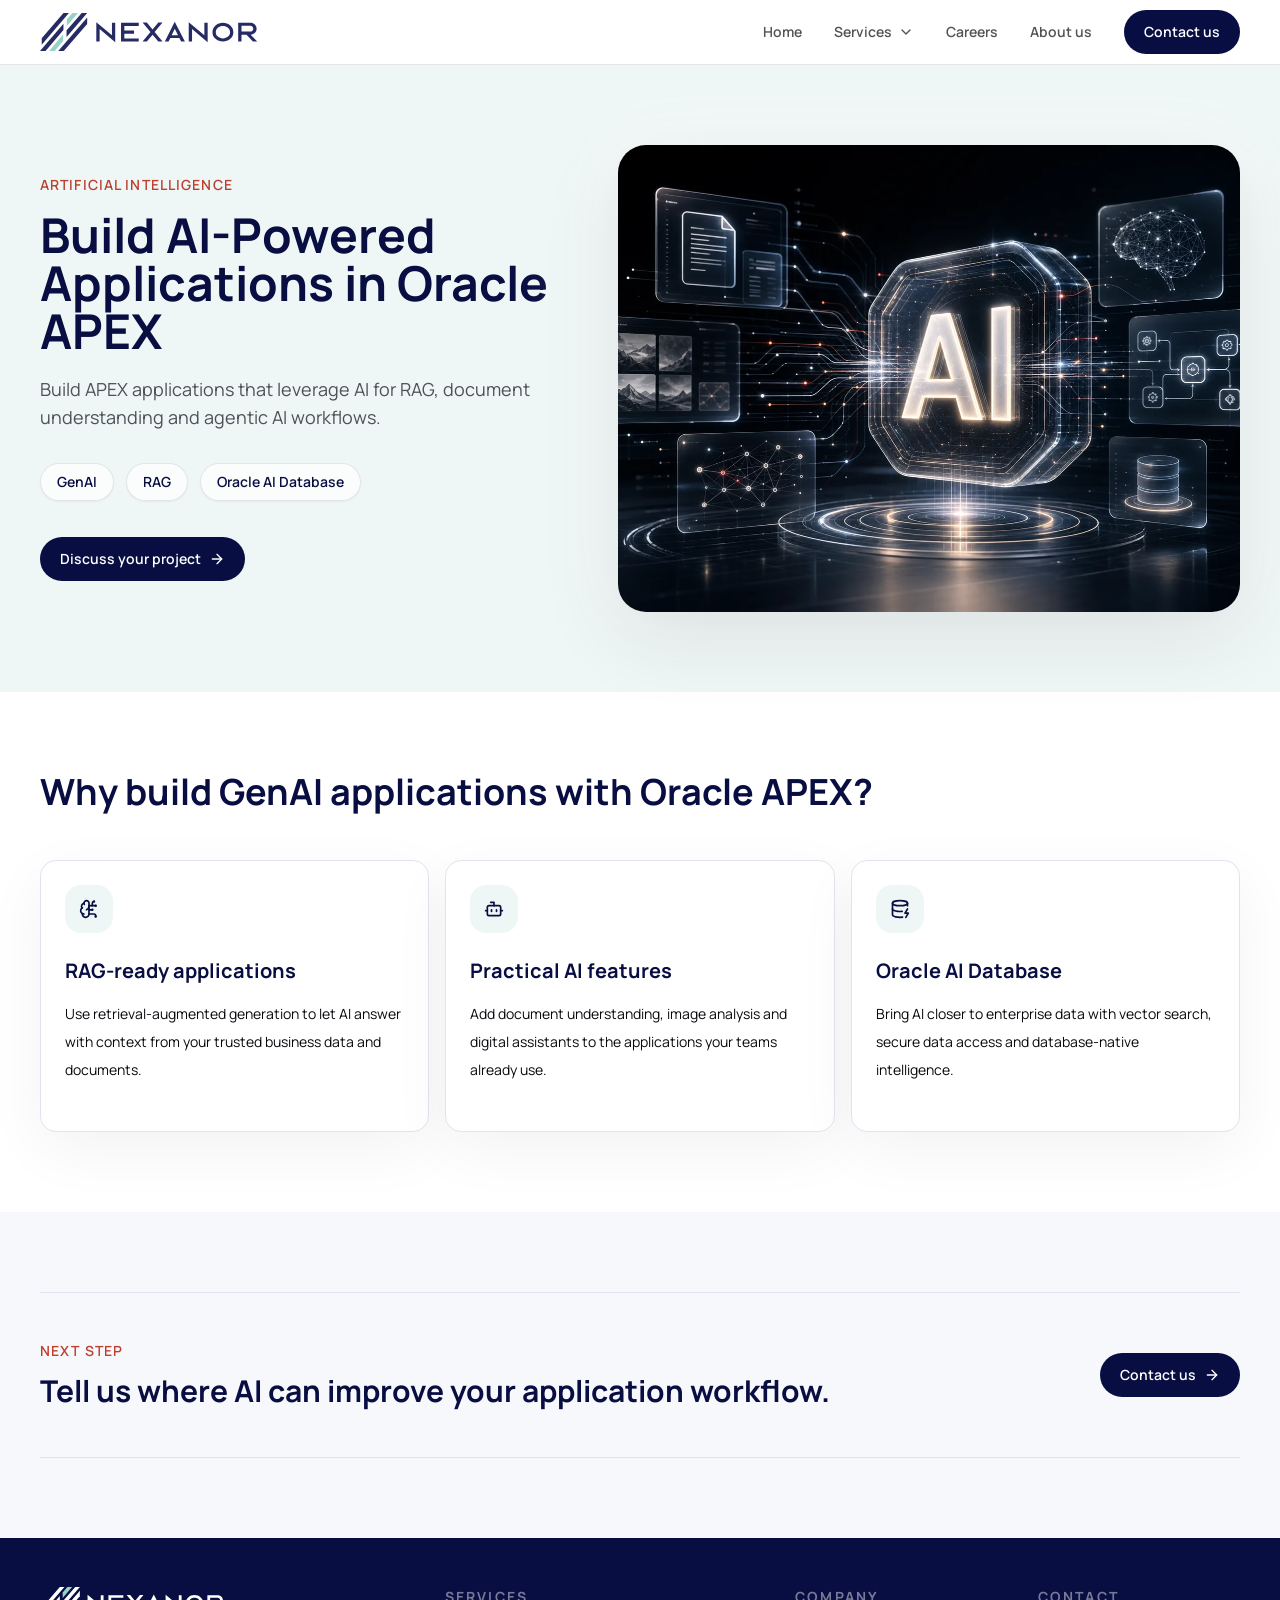
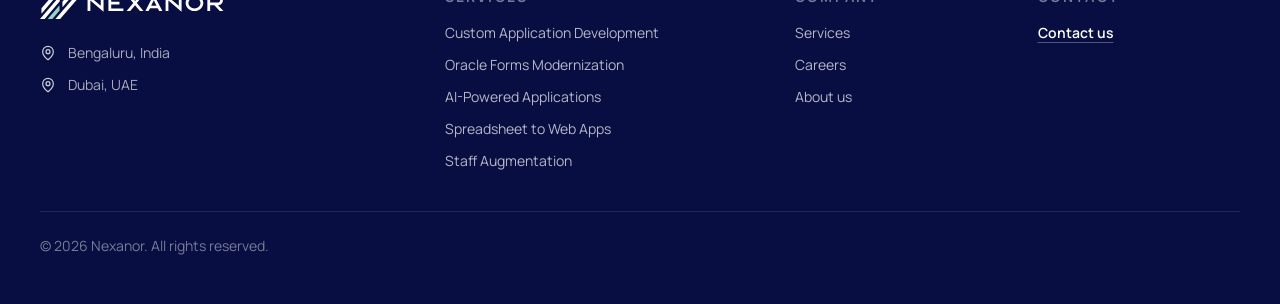
<file: services/ai-powered-applications/index.html>
<!DOCTYPE html><html lang="en"> <head><meta charset="UTF-8"><meta name="description" content="Build AI-powered Oracle APEX applications using GenAI, RAG, document understanding, image analysis, digital assistants and Oracle AI Database capabilities."><meta name="viewport" content="width=device-width, initial-scale=1.0"><meta name="generator" content="Astro v4.16.19"><link rel="canonical" href="https://www.nexanor.ai/services/ai-powered-applications/"><link rel="icon" href="/favicon.ico" sizes="any"><link rel="icon" href="/favicon.svg" type="image/svg+xml"><link rel="apple-touch-icon" href="/apple-touch-icon.png"><meta property="og:type" content="website"><meta property="og:site_name" content="Nexanor"><meta property="og:title" content="AI-Powered Oracle APEX Applications | Nexanor"><meta property="og:description" content="Build AI-powered Oracle APEX applications using GenAI, RAG, document understanding, image analysis, digital assistants and Oracle AI Database capabilities."><meta property="og:url" content="https://www.nexanor.ai/services/ai-powered-applications/"><meta property="og:image" content="https://www.nexanor.ai/og-image.png"><meta property="og:image:width" content="1200"><meta property="og:image:height" content="630"><meta property="og:image:alt" content="Nexanor - Business Applications, Data, AI and Cloud"><meta name="twitter:card" content="summary_large_image"><meta name="twitter:title" content="AI-Powered Oracle APEX Applications | Nexanor"><meta name="twitter:description" content="Build AI-powered Oracle APEX applications using GenAI, RAG, document understanding, image analysis, digital assistants and Oracle AI Database capabilities."><meta name="twitter:image" content="https://www.nexanor.ai/og-image.png"><title>AI-Powered Oracle APEX Applications | Nexanor</title><script type="application/ld+json">{"@context":"https://schema.org","@graph":[{"@type":"Organization","@id":"https://www.nexanor.ai/#organization","name":"Nexanor","url":"https://www.nexanor.ai","description":"Nexanor builds cost-effective business applications using Oracle APEX, helping growing businesses modernize Oracle Forms and replace spreadsheet-driven processes with secure web applications.","areaServed":["Middle East","United Arab Emirates","India","Africa"],"knowsAbout":["Oracle APEX development","Oracle Forms modernization","Forms to APEX migration","Spreadsheet to web application migration","Cost-effective business applications","Oracle Database","Agentic AI workflows"]},{"@type":"WebSite","@id":"https://www.nexanor.ai/#website","name":"Nexanor","url":"https://www.nexanor.ai","publisher":{"@id":"https://www.nexanor.ai/#organization"},"inLanguage":"en"}]}</script><script async src="https://www.googletagmanager.com/gtag/js?id=G-KNGRKKW37M"></script><link rel="stylesheet" href="/_astro/about.DeyKHMVt.css"><script type="module" src="/_astro/hoisted.DgXRHMoU.js"></script></head> <body> <header class="sticky top-0 z-40 border-b border-ink/10 bg-white/95 backdrop-blur"> <nav class="px-5 sm:px-8 lg:px-10" aria-label="Primary navigation"> <div class="shell flex min-h-16 items-center gap-8"> <a class="flex shrink-0 items-center" href="/" aria-label="Nexanor home"> <img class="h-9 w-auto sm:h-[38px]" src="/brand/nexanor-logo.svg" alt="Nexanor" width="225" height="38" decoding="async"> </a> <div class="ml-auto hidden items-center gap-8 md:flex"> <a class="text-sm font-semibold text-ink/70 transition hover:text-ink" href="/">Home</a> <div class="group relative"> <a class="inline-flex items-center gap-1.5 py-5 text-sm font-semibold text-ink/70 transition hover:text-ink" href="/services/">
Services
<svg xmlns="http://www.w3.org/2000/svg" width="24" height="24" viewBox="0 0 24 24" fill="none" stroke="currentColor" stroke-width="2" stroke-linecap="round" stroke-linejoin="round" aria-hidden="true" class="lucide lucide-chevron-down h-4 w-4 transition group-hover:rotate-180 group-focus-within:rotate-180"> <path d="m6 9 6 6 6-6"></path>  </svg> </a> <div class="invisible absolute left-1/2 top-full w-80 -translate-x-1/2 pt-3 opacity-0 transition group-hover:visible group-hover:opacity-100 group-focus-within:visible group-focus-within:opacity-100"> <div class="rounded-lg border border-line bg-white p-2 shadow-soft"> <a class="block rounded-md px-4 py-3 text-sm font-semibold text-brand hover:bg-cloud" href="/services/">All services</a> <div class="my-1 border-t border-line"></div> <a class="block rounded-md px-4 py-3 text-sm text-ink/70 transition hover:bg-cloud hover:text-brand" href="/services/oracle-apex-development/"> Custom Application Development </a><a class="block rounded-md px-4 py-3 text-sm text-ink/70 transition hover:bg-cloud hover:text-brand" href="/services/oracle-forms-to-apex-modernization/"> Oracle Forms Modernization </a><a class="block rounded-md px-4 py-3 text-sm text-ink/70 transition hover:bg-cloud hover:text-brand" href="/services/ai-powered-applications/"> AI-Powered Applications </a><a class="block rounded-md px-4 py-3 text-sm text-ink/70 transition hover:bg-cloud hover:text-brand" href="/services/spreadsheet-to-web-applications/"> Spreadsheet to Web Applications </a><a class="block rounded-md px-4 py-3 text-sm text-ink/70 transition hover:bg-cloud hover:text-brand" href="/services/oracle-staff-augmentation/"> Oracle Staff Augmentation </a> </div> </div> </div> <a class="text-sm font-semibold text-ink/70 transition hover:text-ink" href="/careers/">Careers</a><a class="text-sm font-semibold text-ink/70 transition hover:text-ink" href="/about/">About us</a> </div> <div class="hidden items-center gap-3 md:flex"> <button class="button-primary" type="button" data-contact-open>Contact us</button> </div> <button class="ml-auto inline-flex h-11 w-11 items-center justify-center rounded-full border border-ink/15 bg-white text-ink md:hidden" type="button" aria-label="Open navigation menu" aria-controls="mobile-menu" aria-expanded="false" data-menu-toggle> <span class="sr-only">Menu</span> <span class="relative block h-4 w-5" aria-hidden="true"> <span class="absolute left-0 top-0 h-0.5 w-5 rounded bg-current transition" data-menu-line></span> <span class="absolute left-0 top-1.5 h-0.5 w-5 rounded bg-current transition" data-menu-line></span> <span class="absolute left-0 top-3 h-0.5 w-5 rounded bg-current transition" data-menu-line></span> </span> </button> </div> </nav> <div id="mobile-menu" class="hidden border-t border-ink/10 bg-white px-5 py-4 md:hidden" data-mobile-menu> <div class="mx-auto flex max-w-7xl flex-col gap-2"> <a class="rounded-lg px-2 py-3 text-base font-semibold text-ink" href="/">Home</a> <details class="group"> <summary class="flex cursor-pointer list-none items-center justify-between rounded-lg px-2 py-3 text-base font-semibold text-ink [&::-webkit-details-marker]:hidden">
Services
<svg xmlns="http://www.w3.org/2000/svg" width="24" height="24" viewBox="0 0 24 24" fill="none" stroke="currentColor" stroke-width="2" stroke-linecap="round" stroke-linejoin="round" aria-hidden="true" class="lucide lucide-chevron-down h-5 w-5 transition group-open:rotate-180"> <path d="m6 9 6 6 6-6"></path>  </svg> </summary> <div class="ml-2 grid border-l border-line pl-3"> <a class="px-2 py-2.5 text-sm font-semibold text-brand" href="/services/">All services</a> <a class="px-2 py-2.5 text-sm text-ink/70" href="/services/oracle-apex-development/">Custom Application Development</a><a class="px-2 py-2.5 text-sm text-ink/70" href="/services/oracle-forms-to-apex-modernization/">Oracle Forms Modernization</a><a class="px-2 py-2.5 text-sm text-ink/70" href="/services/ai-powered-applications/">AI-Powered Applications</a><a class="px-2 py-2.5 text-sm text-ink/70" href="/services/spreadsheet-to-web-applications/">Spreadsheet to Web Applications</a><a class="px-2 py-2.5 text-sm text-ink/70" href="/services/oracle-staff-augmentation/">Oracle Staff Augmentation</a> </div> </details> <a class="rounded-lg px-2 py-3 text-base font-semibold text-ink" href="/careers/">Careers</a><a class="rounded-lg px-2 py-3 text-base font-semibold text-ink" href="/about/">About us</a> <button class="button-primary mt-2 w-full" type="button" data-contact-open>Contact us</button> </div> </div> </header>  <main>  <section class="section bg-[#eef7f6]"> <div class="shell grid items-center gap-12 lg:grid-cols-[0.92fr_1.08fr]"> <div> <p class="eyebrow">Artificial Intelligence</p> <h1 class="mt-4 max-w-4xl text-[2.5rem] font-bold leading-[1.08] text-brand sm:text-5xl">
Build AI-Powered Applications in Oracle APEX
</h1> <p class="mt-5 max-w-2xl text-base leading-8 text-graphite/75 sm:text-lg">
Build APEX applications that leverage AI for RAG, document understanding and agentic AI workflows.
</p> <div class="mt-8 flex flex-wrap gap-3"> <span class="rounded-full border border-brand/10 bg-white/75 px-4 py-2 text-sm font-semibold text-brand shadow-sm">
GenAI
</span> <span class="rounded-full border border-brand/10 bg-white/75 px-4 py-2 text-sm font-semibold text-brand shadow-sm">
RAG
</span> <span class="rounded-full border border-brand/10 bg-white/75 px-4 py-2 text-sm font-semibold text-brand shadow-sm">
Oracle AI Database
</span> </div> <button class="button-primary mt-9 gap-2" type="button" data-contact-open>
Discuss your project
<svg xmlns="http://www.w3.org/2000/svg" width="24" height="24" viewBox="0 0 24 24" fill="none" stroke="currentColor" stroke-width="2" stroke-linecap="round" stroke-linejoin="round" aria-hidden="true" class="lucide lucide-arrow-right h-4 w-4"> <path d="M5 12h14"></path><path d="m12 5 7 7-7 7"></path>  </svg> </button> </div> <figure class="relative"> <div class="absolute -inset-3 rounded-[2rem] bg-white/60 blur-2xl"></div> <img class="relative aspect-[4/3] w-full rounded-[1.75rem] object-cover shadow-soft" src="/assets/ai-powered-apex-applications-contrast.webp" alt="Futuristic generative AI interface connected to documents, images and analytics" width="1400" height="933" loading="eager" decoding="async"> </figure> </div> </section> <section class="section bg-white"> <div class="shell"> <h2 class="text-3xl font-bold leading-tight text-brand sm:text-4xl">
Why build GenAI applications with Oracle APEX?
</h2> <div class="mt-12 grid gap-4 md:grid-cols-3"> <article class="group min-h-[17rem] rounded-2xl border border-line bg-white p-6 shadow-[0_18px_60px_rgba(8,9,13,0.05)] transition duration-300 hover:-translate-y-1 hover:border-brand/20 hover:shadow-soft"> <div class="flex h-12 w-12 items-center justify-center rounded-2xl bg-[#eef7f6] text-brand transition group-hover:bg-brand group-hover:text-white"> <svg xmlns="http://www.w3.org/2000/svg" width="24" height="24" viewBox="0 0 24 24" fill="none" stroke="currentColor" stroke-width="2" stroke-linecap="round" stroke-linejoin="round" aria-hidden="true" class="lucide lucide-brain-circuit h-5 w-5"> <path d="M12 5a3 3 0 1 0-5.997.125 4 4 0 0 0-2.526 5.77 4 4 0 0 0 .556 6.588A4 4 0 1 0 12 18Z"></path><path d="M9 13a4.5 4.5 0 0 0 3-4"></path><path d="M6.003 5.125A3 3 0 0 0 6.401 6.5"></path><path d="M3.477 10.896a4 4 0 0 1 .585-.396"></path><path d="M6 18a4 4 0 0 1-1.967-.516"></path><path d="M12 13h4"></path><path d="M12 18h6a2 2 0 0 1 2 2v1"></path><path d="M12 8h8"></path><path d="M16 8V5a2 2 0 0 1 2-2"></path><circle cx="16" cy="13" r=".5"></circle><circle cx="18" cy="3" r=".5"></circle><circle cx="20" cy="21" r=".5"></circle><circle cx="20" cy="8" r=".5"></circle>  </svg> </div> <h3 class="mt-6 text-xl font-bold leading-snug text-brand">RAG-ready applications</h3> <p class="mt-4 text-sm leading-7 text-graphite/68">Use retrieval-augmented generation to let AI answer with context from your trusted business data and documents.</p> </article><article class="group min-h-[17rem] rounded-2xl border border-line bg-white p-6 shadow-[0_18px_60px_rgba(8,9,13,0.05)] transition duration-300 hover:-translate-y-1 hover:border-brand/20 hover:shadow-soft"> <div class="flex h-12 w-12 items-center justify-center rounded-2xl bg-[#eef7f6] text-brand transition group-hover:bg-brand group-hover:text-white"> <svg xmlns="http://www.w3.org/2000/svg" width="24" height="24" viewBox="0 0 24 24" fill="none" stroke="currentColor" stroke-width="2" stroke-linecap="round" stroke-linejoin="round" aria-hidden="true" class="lucide lucide-bot h-5 w-5"> <path d="M12 8V4H8"></path><rect width="16" height="12" x="4" y="8" rx="2"></rect><path d="M2 14h2"></path><path d="M20 14h2"></path><path d="M15 13v2"></path><path d="M9 13v2"></path>  </svg> </div> <h3 class="mt-6 text-xl font-bold leading-snug text-brand">Practical AI features</h3> <p class="mt-4 text-sm leading-7 text-graphite/68">Add document understanding, image analysis and digital assistants to the applications your teams already use.</p> </article><article class="group min-h-[17rem] rounded-2xl border border-line bg-white p-6 shadow-[0_18px_60px_rgba(8,9,13,0.05)] transition duration-300 hover:-translate-y-1 hover:border-brand/20 hover:shadow-soft"> <div class="flex h-12 w-12 items-center justify-center rounded-2xl bg-[#eef7f6] text-brand transition group-hover:bg-brand group-hover:text-white"> <svg xmlns="http://www.w3.org/2000/svg" width="24" height="24" viewBox="0 0 24 24" fill="none" stroke="currentColor" stroke-width="2" stroke-linecap="round" stroke-linejoin="round" aria-hidden="true" class="lucide lucide-database-zap h-5 w-5"> <ellipse cx="12" cy="5" rx="9" ry="3"></ellipse><path d="M3 5V19A9 3 0 0 0 15 21.84"></path><path d="M21 5V8"></path><path d="M21 12L18 17H22L19 22"></path><path d="M3 12A9 3 0 0 0 14.59 14.87"></path>  </svg> </div> <h3 class="mt-6 text-xl font-bold leading-snug text-brand">Oracle AI Database</h3> <p class="mt-4 text-sm leading-7 text-graphite/68">Bring AI closer to enterprise data with vector search, secure data access and database-native intelligence.</p> </article> </div> </div> </section> <section class="section bg-cloud"> <div class="shell flex flex-col items-start justify-between gap-6 border-y border-line py-12 sm:flex-row sm:items-center"> <div> <p class="eyebrow">Next step</p> <h2 class="mt-3 text-2xl font-bold leading-tight text-brand sm:text-3xl">Tell us where AI can improve your application workflow.</h2> </div> <button class="button-primary gap-2" type="button" data-contact-open>
Contact us
<svg xmlns="http://www.w3.org/2000/svg" width="24" height="24" viewBox="0 0 24 24" fill="none" stroke="currentColor" stroke-width="2" stroke-linecap="round" stroke-linejoin="round" aria-hidden="true" class="lucide lucide-arrow-right h-4 w-4"> <path d="M5 12h14"></path><path d="m12 5 7 7-7 7"></path>  </svg> </button> </div> </section>  </main> <footer class="border-t border-brand/10 bg-brand px-5 py-12 text-white sm:px-8 lg:px-10"> <div class="shell grid gap-10 sm:grid-cols-2 lg:grid-cols-[1.35fr_1.15fr_0.75fr_0.75fr]"> <div> <a class="inline-flex items-center" href="/" aria-label="Nexanor home"> <img class="h-8 w-auto" src="/brand/nexanor-logo-footer.svg" alt="Nexanor" width="190" height="32" loading="lazy" decoding="async"> </a> <div class="mt-4 grid max-w-md gap-2 text-sm leading-6 text-white/65"> <p class="flex items-center gap-3"> <svg xmlns="http://www.w3.org/2000/svg" width="24" height="24" viewBox="0 0 24 24" fill="none" stroke="currentColor" stroke-width="1.8" stroke-linecap="round" stroke-linejoin="round" aria-hidden="true" class="lucide lucide-map-pin h-4 w-4 shrink-0 text-white/80"> <path d="M20 10c0 4.993-5.539 10.193-7.399 11.799a1 1 0 0 1-1.202 0C9.539 20.193 4 14.993 4 10a8 8 0 0 1 16 0"></path><circle cx="12" cy="10" r="3"></circle>  </svg>
Bengaluru, India
</p> <p class="flex items-center gap-3"> <svg xmlns="http://www.w3.org/2000/svg" width="24" height="24" viewBox="0 0 24 24" fill="none" stroke="currentColor" stroke-width="1.8" stroke-linecap="round" stroke-linejoin="round" aria-hidden="true" class="lucide lucide-map-pin h-4 w-4 shrink-0 text-white/80"> <path d="M20 10c0 4.993-5.539 10.193-7.399 11.799a1 1 0 0 1-1.202 0C9.539 20.193 4 14.993 4 10a8 8 0 0 1 16 0"></path><circle cx="12" cy="10" r="3"></circle>  </svg>
Dubai, UAE
</p> </div> </div> <div> <h2 class="text-sm font-bold uppercase tracking-[0.16em] text-white/45">Services</h2> <ul class="mt-4 grid gap-3 text-sm text-white/70"> <li><a class="hover:text-white" href="/services/oracle-apex-development/">Custom Application Development</a></li><li><a class="hover:text-white" href="/services/oracle-forms-to-apex-modernization/">Oracle Forms Modernization</a></li><li><a class="hover:text-white" href="/services/ai-powered-applications/">AI-Powered Applications</a></li><li><a class="hover:text-white" href="/services/spreadsheet-to-web-applications/">Spreadsheet to Web Apps</a></li><li><a class="hover:text-white" href="/services/oracle-staff-augmentation/">Staff Augmentation</a></li> </ul> </div> <div> <h2 class="text-sm font-bold uppercase tracking-[0.16em] text-white/45">Company</h2> <ul class="mt-4 grid gap-3 text-sm text-white/70"> <li><a class="hover:text-white" href="/services/">Services</a></li> <li><a class="hover:text-white" href="/careers/">Careers</a></li> <li><a class="hover:text-white" href="/about/">About us</a></li> </ul> </div> <div> <h2 class="text-sm font-bold uppercase tracking-[0.16em] text-white/45">Contact</h2> <button class="mt-4 text-left text-sm font-semibold text-white underline decoration-white/30 underline-offset-4 hover:decoration-white" type="button" data-contact-open>
Contact us
</button> </div> </div> <div class="shell mt-10 border-t border-white/10 pt-6 text-sm text-white/45"> <p>&copy; 2026 Nexanor. All rights reserved.</p> </div> </footer> <div class="fixed right-4 top-4 z-[60] hidden w-[calc(100%-2rem)] max-w-md rounded-2xl border bg-white p-4 shadow-soft sm:right-6 sm:top-6" role="status" aria-live="polite" data-contact-toast> <div class="flex items-start gap-3"> <span class="mt-1 h-2.5 w-2.5 shrink-0 rounded-full" data-contact-toast-dot></span> <p class="text-sm font-semibold leading-6" data-contact-toast-text></p> </div> </div> <div class="fixed inset-0 z-50 hidden items-start justify-center overflow-y-auto px-4 py-4 sm:items-center sm:px-5 sm:py-6" role="dialog" aria-modal="true" aria-labelledby="contact-title" data-contact-modal> <button class="absolute inset-0 bg-ink/60 backdrop-blur-sm" type="button" aria-label="Close contact form" data-contact-close></button> <section class="relative z-10 w-full max-w-xl rounded-2xl bg-white p-5 shadow-soft sm:max-h-[calc(100vh-3rem)] sm:overflow-y-auto sm:p-8"> <div class="flex items-start justify-between gap-6"> <div> <p class="eyebrow">Start a conversation</p> <h2 id="contact-title" class="mt-3 text-2xl font-bold text-ink sm:text-3xl">Contact us</h2> <p class="mt-3 text-sm leading-6 text-ink/65">Tell us what you are trying to build, modernize or simplify.</p> </div> <button class="sticky top-0 flex h-10 w-10 shrink-0 items-center justify-center rounded-full border border-ink/15 bg-white text-ink shadow-sm transition hover:border-ink/40" type="button" aria-label="Close contact form" data-contact-close> <span aria-hidden="true">&times;</span> </button> </div> <form class="mt-6 grid gap-4" data-contact-form> <div class="hidden" aria-hidden="true"> <label>
Website
<input type="text" name="website" tabindex="-1" autocomplete="off"> </label> </div> <label class="grid gap-2 text-sm font-semibold text-ink"> <span>Name <span class="text-oracle" aria-hidden="true">*</span></span> <input class="rounded-xl border border-ink/10 bg-cloud px-4 py-3 text-base font-normal outline-none transition focus:border-brand/35 focus:bg-white focus:ring-2 focus:ring-brand/10" type="text" name="fullName" autocomplete="name" maxlength="200" required> </label> <label class="grid gap-2 text-sm font-semibold text-ink"> <span>Email <span class="text-oracle" aria-hidden="true">*</span></span> <input class="rounded-xl border border-ink/10 bg-cloud px-4 py-3 text-base font-normal outline-none transition focus:border-brand/35 focus:bg-white focus:ring-2 focus:ring-brand/10" type="email" name="email" autocomplete="email" maxlength="320" required> </label> <div class="grid gap-4 sm:grid-cols-2"> <label class="grid gap-2 text-sm font-semibold text-ink">
Company
<input class="rounded-xl border border-ink/10 bg-cloud px-4 py-3 text-base font-normal outline-none transition focus:border-brand/35 focus:bg-white focus:ring-2 focus:ring-brand/10" type="text" name="companyName" autocomplete="organization" maxlength="200"> </label> <label class="grid gap-2 text-sm font-semibold text-ink"> <span>Phone <span class="text-oracle" aria-hidden="true">*</span></span> <input class="rounded-xl border border-ink/10 bg-cloud px-4 py-3 text-base font-normal outline-none transition focus:border-brand/35 focus:bg-white focus:ring-2 focus:ring-brand/10" type="tel" name="phone" autocomplete="tel" maxlength="80" placeholder="+971 50..." pattern="^+?[0-9 ()-]{7,30}$" required> </label> </div> <label class="grid gap-2 text-sm font-semibold text-ink"> <span>Message <span class="text-oracle" aria-hidden="true">*</span></span> <textarea class="min-h-32 rounded-xl border border-ink/10 bg-cloud px-4 py-3 text-base font-normal outline-none transition focus:border-brand/35 focus:bg-white focus:ring-2 focus:ring-brand/10" name="message" maxlength="4000" required data-contact-message-input></textarea> <span class="text-right text-xs font-normal leading-5 text-ink/45" data-contact-message-count>0 / 4000</span> </label> <p class="hidden rounded-2xl border px-4 py-3 text-sm leading-6" data-contact-message role="status" aria-live="polite"></p> <button class="mt-2 inline-flex items-center justify-center rounded-full bg-brand px-5 py-3 text-sm font-semibold text-white transition hover:bg-[#151c60] focus:outline-none focus:ring-2 focus:ring-brand focus:ring-offset-2 disabled:cursor-wait disabled:bg-brand/65" type="submit" data-contact-submit>
Send message
</button> </form> </section> </div>  </body></html>
</file>
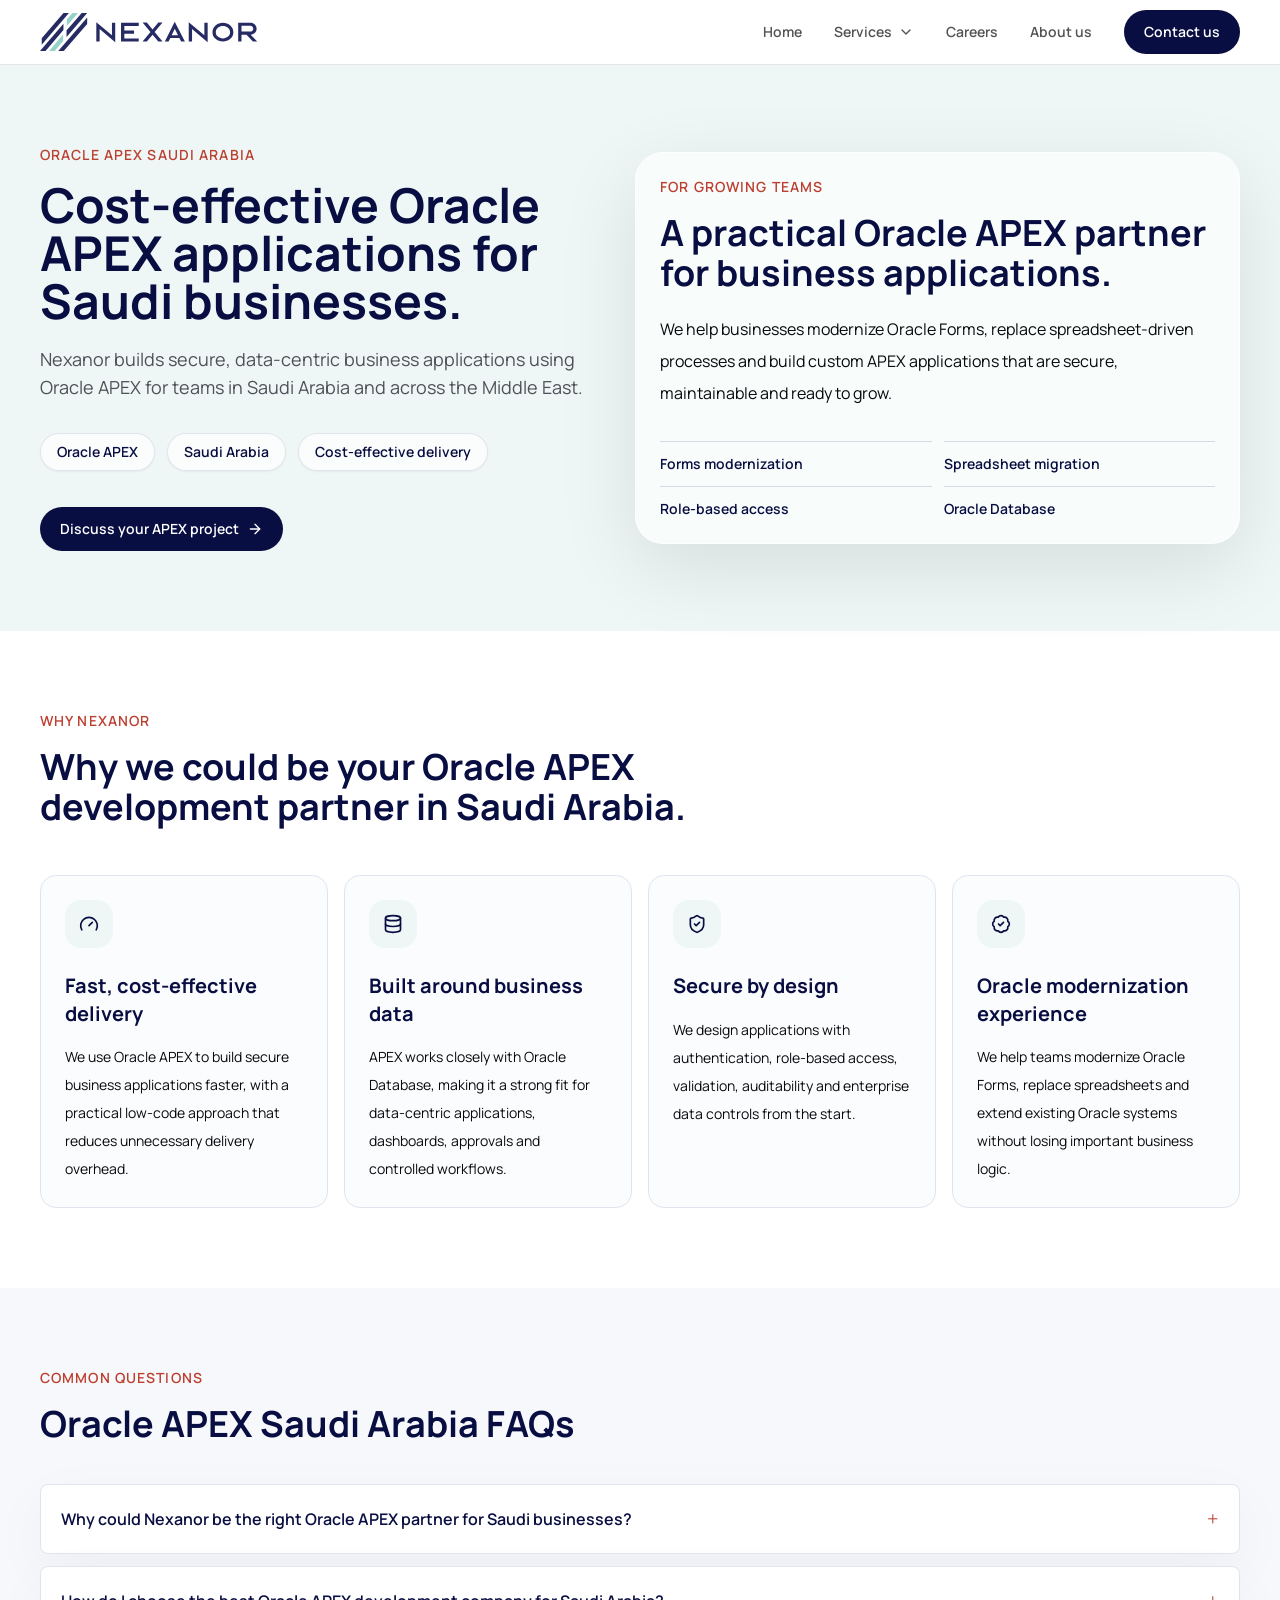
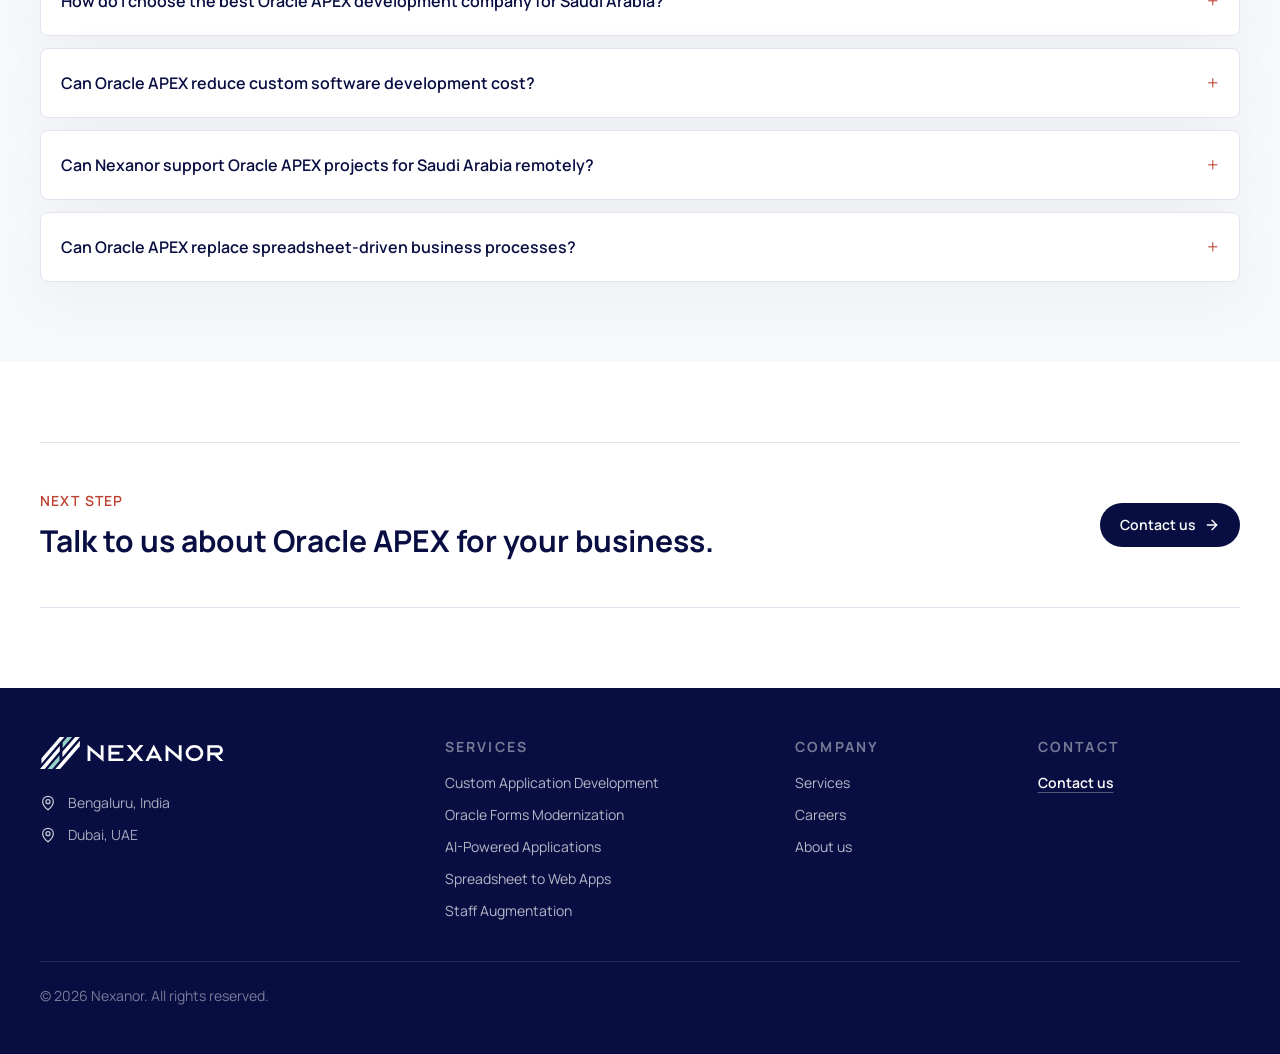
<file: services/oracle-apex-development-saudi-arabia/index.html>
<!DOCTYPE html><html lang="en"> <head><meta charset="UTF-8"><meta name="description" content="Oracle APEX development for Saudi Arabia businesses that need cost-effective business applications, Oracle Forms modernization and secure spreadsheet-to-web migration."><meta name="viewport" content="width=device-width, initial-scale=1.0"><meta name="generator" content="Astro v4.16.19"><link rel="canonical" href="https://www.nexanor.ai/services/oracle-apex-development-saudi-arabia/"><link rel="icon" href="/favicon.ico" sizes="any"><link rel="icon" href="/favicon.svg" type="image/svg+xml"><link rel="apple-touch-icon" href="/apple-touch-icon.png"><meta property="og:type" content="website"><meta property="og:site_name" content="Nexanor"><meta property="og:title" content="Oracle APEX Development for Saudi Arabia | Nexanor"><meta property="og:description" content="Oracle APEX development for Saudi Arabia businesses that need cost-effective business applications, Oracle Forms modernization and secure spreadsheet-to-web migration."><meta property="og:url" content="https://www.nexanor.ai/services/oracle-apex-development-saudi-arabia/"><meta property="og:image" content="https://www.nexanor.ai/og-image.png"><meta property="og:image:width" content="1200"><meta property="og:image:height" content="630"><meta property="og:image:alt" content="Nexanor - Business Applications, Data, AI and Cloud"><meta name="twitter:card" content="summary_large_image"><meta name="twitter:title" content="Oracle APEX Development for Saudi Arabia | Nexanor"><meta name="twitter:description" content="Oracle APEX development for Saudi Arabia businesses that need cost-effective business applications, Oracle Forms modernization and secure spreadsheet-to-web migration."><meta name="twitter:image" content="https://www.nexanor.ai/og-image.png"><title>Oracle APEX Development for Saudi Arabia | Nexanor</title><script type="application/ld+json">{"@context":"https://schema.org","@graph":[{"@type":"Organization","@id":"https://www.nexanor.ai/#organization","name":"Nexanor","url":"https://www.nexanor.ai","description":"Nexanor builds cost-effective business applications using Oracle APEX, helping growing businesses modernize Oracle Forms and replace spreadsheet-driven processes with secure web applications.","areaServed":["Middle East","United Arab Emirates","India","Africa"],"knowsAbout":["Oracle APEX development","Oracle Forms modernization","Forms to APEX migration","Spreadsheet to web application migration","Cost-effective business applications","Oracle Database","Agentic AI workflows"]},{"@type":"WebSite","@id":"https://www.nexanor.ai/#website","name":"Nexanor","url":"https://www.nexanor.ai","publisher":{"@id":"https://www.nexanor.ai/#organization"},"inLanguage":"en"},{"@type":"Service","@id":"https://www.nexanor.ai/services/oracle-apex-development-saudi-arabia/#service","name":"Oracle APEX Development for Saudi Arabia","serviceType":"Oracle APEX development company for Saudi Arabia","url":"https://www.nexanor.ai/services/oracle-apex-development-saudi-arabia/","provider":{"@id":"https://www.nexanor.ai/#organization"},"areaServed":["Saudi Arabia","Riyadh","Jeddah","Dammam","Middle East"],"description":"Cost-effective Oracle APEX development for Saudi Arabia businesses that need secure, data-centric business applications, Oracle Forms modernization and spreadsheet-to-web migration.","keywords":"Oracle APEX Saudi Arabia, Oracle APEX development company Saudi Arabia, best Oracle APEX partner Saudi Arabia, Oracle APEX Riyadh, Oracle Forms modernization Saudi Arabia"},{"@type":"FAQPage","@id":"https://www.nexanor.ai/services/oracle-apex-development-saudi-arabia/#faq","mainEntity":[{"@type":"Question","name":"Why could Nexanor be the right Oracle APEX partner for Saudi businesses?","acceptedAnswer":{"@type":"Answer","text":"Nexanor focuses on cost-effective Oracle APEX business applications, Oracle Forms modernization and spreadsheet-to-web application migration. We help Saudi and Middle East businesses move faster with secure, data-centric applications built around real business processes."}},{"@type":"Question","name":"How do I choose the best Oracle APEX development company for Saudi Arabia?","acceptedAnswer":{"@type":"Answer","text":"Look for a team that understands Oracle Database, APEX delivery patterns, security, business workflows and modernization risk. The best fit is usually a partner that can solve the business problem, not only build screens."}},{"@type":"Question","name":"Can Oracle APEX reduce custom software development cost?","acceptedAnswer":{"@type":"Answer","text":"Yes. Oracle APEX can reduce development effort for many data-centric applications because it provides a productive low-code platform on Oracle Database, helping teams deliver secure applications in shorter cycles."}},{"@type":"Question","name":"Can Nexanor support Oracle APEX projects for Saudi Arabia remotely?","acceptedAnswer":{"@type":"Answer","text":"Yes. Nexanor supports businesses across the Middle East with remote-first delivery, structured communication and senior Oracle expertise from India, with a regional focus on Middle East clients."}},{"@type":"Question","name":"Can Oracle APEX replace spreadsheet-driven business processes?","acceptedAnswer":{"@type":"Answer","text":"Yes. Oracle APEX can turn spreadsheet-heavy work into secure web applications with shared data, validations, dashboards, audit trails and role-based access."}}]}]}</script><script async src="https://www.googletagmanager.com/gtag/js?id=G-KNGRKKW37M"></script><link rel="stylesheet" href="/_astro/about.DeyKHMVt.css"><script type="module" src="/_astro/hoisted.DgXRHMoU.js"></script></head> <body> <header class="sticky top-0 z-40 border-b border-ink/10 bg-white/95 backdrop-blur"> <nav class="px-5 sm:px-8 lg:px-10" aria-label="Primary navigation"> <div class="shell flex min-h-16 items-center gap-8"> <a class="flex shrink-0 items-center" href="/" aria-label="Nexanor home"> <img class="h-9 w-auto sm:h-[38px]" src="/brand/nexanor-logo.svg" alt="Nexanor" width="225" height="38" decoding="async"> </a> <div class="ml-auto hidden items-center gap-8 md:flex"> <a class="text-sm font-semibold text-ink/70 transition hover:text-ink" href="/">Home</a> <div class="group relative"> <a class="inline-flex items-center gap-1.5 py-5 text-sm font-semibold text-ink/70 transition hover:text-ink" href="/services/">
Services
<svg xmlns="http://www.w3.org/2000/svg" width="24" height="24" viewBox="0 0 24 24" fill="none" stroke="currentColor" stroke-width="2" stroke-linecap="round" stroke-linejoin="round" aria-hidden="true" class="lucide lucide-chevron-down h-4 w-4 transition group-hover:rotate-180 group-focus-within:rotate-180"> <path d="m6 9 6 6 6-6"></path>  </svg> </a> <div class="invisible absolute left-1/2 top-full w-80 -translate-x-1/2 pt-3 opacity-0 transition group-hover:visible group-hover:opacity-100 group-focus-within:visible group-focus-within:opacity-100"> <div class="rounded-lg border border-line bg-white p-2 shadow-soft"> <a class="block rounded-md px-4 py-3 text-sm font-semibold text-brand hover:bg-cloud" href="/services/">All services</a> <div class="my-1 border-t border-line"></div> <a class="block rounded-md px-4 py-3 text-sm text-ink/70 transition hover:bg-cloud hover:text-brand" href="/services/oracle-apex-development/"> Custom Application Development </a><a class="block rounded-md px-4 py-3 text-sm text-ink/70 transition hover:bg-cloud hover:text-brand" href="/services/oracle-forms-to-apex-modernization/"> Oracle Forms Modernization </a><a class="block rounded-md px-4 py-3 text-sm text-ink/70 transition hover:bg-cloud hover:text-brand" href="/services/ai-powered-applications/"> AI-Powered Applications </a><a class="block rounded-md px-4 py-3 text-sm text-ink/70 transition hover:bg-cloud hover:text-brand" href="/services/spreadsheet-to-web-applications/"> Spreadsheet to Web Applications </a><a class="block rounded-md px-4 py-3 text-sm text-ink/70 transition hover:bg-cloud hover:text-brand" href="/services/oracle-staff-augmentation/"> Oracle Staff Augmentation </a> </div> </div> </div> <a class="text-sm font-semibold text-ink/70 transition hover:text-ink" href="/careers/">Careers</a><a class="text-sm font-semibold text-ink/70 transition hover:text-ink" href="/about/">About us</a> </div> <div class="hidden items-center gap-3 md:flex"> <button class="button-primary" type="button" data-contact-open>Contact us</button> </div> <button class="ml-auto inline-flex h-11 w-11 items-center justify-center rounded-full border border-ink/15 bg-white text-ink md:hidden" type="button" aria-label="Open navigation menu" aria-controls="mobile-menu" aria-expanded="false" data-menu-toggle> <span class="sr-only">Menu</span> <span class="relative block h-4 w-5" aria-hidden="true"> <span class="absolute left-0 top-0 h-0.5 w-5 rounded bg-current transition" data-menu-line></span> <span class="absolute left-0 top-1.5 h-0.5 w-5 rounded bg-current transition" data-menu-line></span> <span class="absolute left-0 top-3 h-0.5 w-5 rounded bg-current transition" data-menu-line></span> </span> </button> </div> </nav> <div id="mobile-menu" class="hidden border-t border-ink/10 bg-white px-5 py-4 md:hidden" data-mobile-menu> <div class="mx-auto flex max-w-7xl flex-col gap-2"> <a class="rounded-lg px-2 py-3 text-base font-semibold text-ink" href="/">Home</a> <details class="group"> <summary class="flex cursor-pointer list-none items-center justify-between rounded-lg px-2 py-3 text-base font-semibold text-ink [&::-webkit-details-marker]:hidden">
Services
<svg xmlns="http://www.w3.org/2000/svg" width="24" height="24" viewBox="0 0 24 24" fill="none" stroke="currentColor" stroke-width="2" stroke-linecap="round" stroke-linejoin="round" aria-hidden="true" class="lucide lucide-chevron-down h-5 w-5 transition group-open:rotate-180"> <path d="m6 9 6 6 6-6"></path>  </svg> </summary> <div class="ml-2 grid border-l border-line pl-3"> <a class="px-2 py-2.5 text-sm font-semibold text-brand" href="/services/">All services</a> <a class="px-2 py-2.5 text-sm text-ink/70" href="/services/oracle-apex-development/">Custom Application Development</a><a class="px-2 py-2.5 text-sm text-ink/70" href="/services/oracle-forms-to-apex-modernization/">Oracle Forms Modernization</a><a class="px-2 py-2.5 text-sm text-ink/70" href="/services/ai-powered-applications/">AI-Powered Applications</a><a class="px-2 py-2.5 text-sm text-ink/70" href="/services/spreadsheet-to-web-applications/">Spreadsheet to Web Applications</a><a class="px-2 py-2.5 text-sm text-ink/70" href="/services/oracle-staff-augmentation/">Oracle Staff Augmentation</a> </div> </details> <a class="rounded-lg px-2 py-3 text-base font-semibold text-ink" href="/careers/">Careers</a><a class="rounded-lg px-2 py-3 text-base font-semibold text-ink" href="/about/">About us</a> <button class="button-primary mt-2 w-full" type="button" data-contact-open>Contact us</button> </div> </div> </header>  <main>  <section class="section bg-[#eef7f6]"> <div class="shell grid items-center gap-12 lg:grid-cols-[0.95fr_1.05fr]"> <div> <p class="eyebrow">Oracle APEX Saudi Arabia</p> <h1 class="mt-4 max-w-4xl text-[2.5rem] font-bold leading-[1.08] text-brand sm:text-5xl">
Cost-effective Oracle APEX applications for Saudi businesses.
</h1> <p class="mt-5 max-w-2xl text-base leading-8 text-graphite/75 sm:text-lg">
Nexanor builds secure, data-centric business applications using Oracle APEX for teams in Saudi Arabia and across the Middle East.
</p> <div class="mt-8 flex flex-wrap gap-3"> <span class="rounded-full border border-brand/10 bg-white/75 px-4 py-2 text-sm font-semibold text-brand shadow-sm">
Oracle APEX
</span> <span class="rounded-full border border-brand/10 bg-white/75 px-4 py-2 text-sm font-semibold text-brand shadow-sm">
Saudi Arabia
</span> <span class="rounded-full border border-brand/10 bg-white/75 px-4 py-2 text-sm font-semibold text-brand shadow-sm">
Cost-effective delivery
</span> </div> <button class="button-primary mt-9 gap-2" type="button" data-contact-open>
Discuss your APEX project
<svg xmlns="http://www.w3.org/2000/svg" width="24" height="24" viewBox="0 0 24 24" fill="none" stroke="currentColor" stroke-width="2" stroke-linecap="round" stroke-linejoin="round" aria-hidden="true" class="lucide lucide-arrow-right h-4 w-4"> <path d="M5 12h14"></path><path d="m12 5 7 7-7 7"></path>  </svg> </button> </div> <div class="rounded-[1.75rem] border border-white/70 bg-white/60 p-6 shadow-soft backdrop-blur"> <p class="eyebrow">For growing teams</p> <h2 class="mt-4 text-3xl font-bold leading-tight text-brand sm:text-4xl">
A practical Oracle APEX partner for business applications.
</h2> <p class="mt-5 text-base leading-8 text-graphite/72">
We help businesses modernize Oracle Forms, replace spreadsheet-driven processes and build custom APEX applications that are secure, maintainable and ready to grow.
</p> <div class="mt-8 grid gap-3 text-sm font-semibold text-brand sm:grid-cols-2"> <span class="border-t border-brand/15 pt-3">Forms modernization</span> <span class="border-t border-brand/15 pt-3">Spreadsheet migration</span> <span class="border-t border-brand/15 pt-3">Role-based access</span> <span class="border-t border-brand/15 pt-3">Oracle Database</span> </div> </div> </div> </section> <section class="section bg-white"> <div class="shell"> <div class="max-w-3xl"> <p class="eyebrow">Why Nexanor</p> <h2 class="mt-4 text-3xl font-bold leading-tight text-brand sm:text-4xl">
Why we could be your Oracle APEX development partner in Saudi Arabia.
</h2> </div> <div class="mt-12 grid gap-4 md:grid-cols-2 lg:grid-cols-4"> <article class="group min-h-[17rem] rounded-2xl border border-line bg-[#fbfcfd] p-6 transition duration-300 hover:-translate-y-1 hover:border-brand/20 hover:bg-white hover:shadow-soft"> <div class="flex h-12 w-12 items-center justify-center rounded-2xl bg-[#eef7f6] text-brand transition group-hover:bg-brand group-hover:text-white"> <svg xmlns="http://www.w3.org/2000/svg" width="24" height="24" viewBox="0 0 24 24" fill="none" stroke="currentColor" stroke-width="2" stroke-linecap="round" stroke-linejoin="round" aria-hidden="true" class="lucide lucide-gauge h-5 w-5"> <path d="m12 14 4-4"></path><path d="M3.34 19a10 10 0 1 1 17.32 0"></path>  </svg> </div> <h3 class="mt-6 text-xl font-bold leading-snug text-brand">Fast, cost-effective delivery</h3> <p class="mt-4 text-sm leading-7 text-graphite/68">We use Oracle APEX to build secure business applications faster, with a practical low-code approach that reduces unnecessary delivery overhead.</p> </article><article class="group min-h-[17rem] rounded-2xl border border-line bg-[#fbfcfd] p-6 transition duration-300 hover:-translate-y-1 hover:border-brand/20 hover:bg-white hover:shadow-soft"> <div class="flex h-12 w-12 items-center justify-center rounded-2xl bg-[#eef7f6] text-brand transition group-hover:bg-brand group-hover:text-white"> <svg xmlns="http://www.w3.org/2000/svg" width="24" height="24" viewBox="0 0 24 24" fill="none" stroke="currentColor" stroke-width="2" stroke-linecap="round" stroke-linejoin="round" aria-hidden="true" class="lucide lucide-database h-5 w-5"> <ellipse cx="12" cy="5" rx="9" ry="3"></ellipse><path d="M3 5V19A9 3 0 0 0 21 19V5"></path><path d="M3 12A9 3 0 0 0 21 12"></path>  </svg> </div> <h3 class="mt-6 text-xl font-bold leading-snug text-brand">Built around business data</h3> <p class="mt-4 text-sm leading-7 text-graphite/68">APEX works closely with Oracle Database, making it a strong fit for data-centric applications, dashboards, approvals and controlled workflows.</p> </article><article class="group min-h-[17rem] rounded-2xl border border-line bg-[#fbfcfd] p-6 transition duration-300 hover:-translate-y-1 hover:border-brand/20 hover:bg-white hover:shadow-soft"> <div class="flex h-12 w-12 items-center justify-center rounded-2xl bg-[#eef7f6] text-brand transition group-hover:bg-brand group-hover:text-white"> <svg xmlns="http://www.w3.org/2000/svg" width="24" height="24" viewBox="0 0 24 24" fill="none" stroke="currentColor" stroke-width="2" stroke-linecap="round" stroke-linejoin="round" aria-hidden="true" class="lucide lucide-shield-check h-5 w-5"> <path d="M20 13c0 5-3.5 7.5-7.66 8.95a1 1 0 0 1-.67-.01C7.5 20.5 4 18 4 13V6a1 1 0 0 1 1-1c2 0 4.5-1.2 6.24-2.72a1.17 1.17 0 0 1 1.52 0C14.51 3.81 17 5 19 5a1 1 0 0 1 1 1z"></path><path d="m9 12 2 2 4-4"></path>  </svg> </div> <h3 class="mt-6 text-xl font-bold leading-snug text-brand">Secure by design</h3> <p class="mt-4 text-sm leading-7 text-graphite/68">We design applications with authentication, role-based access, validation, auditability and enterprise data controls from the start.</p> </article><article class="group min-h-[17rem] rounded-2xl border border-line bg-[#fbfcfd] p-6 transition duration-300 hover:-translate-y-1 hover:border-brand/20 hover:bg-white hover:shadow-soft"> <div class="flex h-12 w-12 items-center justify-center rounded-2xl bg-[#eef7f6] text-brand transition group-hover:bg-brand group-hover:text-white"> <svg xmlns="http://www.w3.org/2000/svg" width="24" height="24" viewBox="0 0 24 24" fill="none" stroke="currentColor" stroke-width="2" stroke-linecap="round" stroke-linejoin="round" aria-hidden="true" class="lucide lucide-badge-check h-5 w-5"> <path d="M3.85 8.62a4 4 0 0 1 4.78-4.77 4 4 0 0 1 6.74 0 4 4 0 0 1 4.78 4.78 4 4 0 0 1 0 6.74 4 4 0 0 1-4.77 4.78 4 4 0 0 1-6.75 0 4 4 0 0 1-4.78-4.77 4 4 0 0 1 0-6.76Z"></path><path d="m9 12 2 2 4-4"></path>  </svg> </div> <h3 class="mt-6 text-xl font-bold leading-snug text-brand">Oracle modernization experience</h3> <p class="mt-4 text-sm leading-7 text-graphite/68">We help teams modernize Oracle Forms, replace spreadsheets and extend existing Oracle systems without losing important business logic.</p> </article> </div> </div> </section> <section class="section bg-cloud"> <div class="shell"> <div class="max-w-3xl"> <p class="eyebrow">Common questions</p> <h2 class="mt-4 text-3xl font-bold leading-tight text-brand sm:text-4xl">
Oracle APEX Saudi Arabia FAQs
</h2> </div> <div class="mt-10 grid gap-3"> <details class="group rounded-lg border border-line bg-white p-5 shadow-[0_18px_60px_rgba(8,9,13,0.04)]"> <summary class="flex cursor-pointer list-none items-center justify-between gap-5 text-base font-semibold text-brand [&::-webkit-details-marker]:hidden"> Why could Nexanor be the right Oracle APEX partner for Saudi businesses? <span class="text-xl font-light text-oracle transition group-open:rotate-45" aria-hidden="true">+</span> </summary> <p class="mt-4 max-w-4xl text-sm leading-7 text-graphite/70">Nexanor focuses on cost-effective Oracle APEX business applications, Oracle Forms modernization and spreadsheet-to-web application migration. We help Saudi and Middle East businesses move faster with secure, data-centric applications built around real business processes.</p> </details><details class="group rounded-lg border border-line bg-white p-5 shadow-[0_18px_60px_rgba(8,9,13,0.04)]"> <summary class="flex cursor-pointer list-none items-center justify-between gap-5 text-base font-semibold text-brand [&::-webkit-details-marker]:hidden"> How do I choose the best Oracle APEX development company for Saudi Arabia? <span class="text-xl font-light text-oracle transition group-open:rotate-45" aria-hidden="true">+</span> </summary> <p class="mt-4 max-w-4xl text-sm leading-7 text-graphite/70">Look for a team that understands Oracle Database, APEX delivery patterns, security, business workflows and modernization risk. The best fit is usually a partner that can solve the business problem, not only build screens.</p> </details><details class="group rounded-lg border border-line bg-white p-5 shadow-[0_18px_60px_rgba(8,9,13,0.04)]"> <summary class="flex cursor-pointer list-none items-center justify-between gap-5 text-base font-semibold text-brand [&::-webkit-details-marker]:hidden"> Can Oracle APEX reduce custom software development cost? <span class="text-xl font-light text-oracle transition group-open:rotate-45" aria-hidden="true">+</span> </summary> <p class="mt-4 max-w-4xl text-sm leading-7 text-graphite/70">Yes. Oracle APEX can reduce development effort for many data-centric applications because it provides a productive low-code platform on Oracle Database, helping teams deliver secure applications in shorter cycles.</p> </details><details class="group rounded-lg border border-line bg-white p-5 shadow-[0_18px_60px_rgba(8,9,13,0.04)]"> <summary class="flex cursor-pointer list-none items-center justify-between gap-5 text-base font-semibold text-brand [&::-webkit-details-marker]:hidden"> Can Nexanor support Oracle APEX projects for Saudi Arabia remotely? <span class="text-xl font-light text-oracle transition group-open:rotate-45" aria-hidden="true">+</span> </summary> <p class="mt-4 max-w-4xl text-sm leading-7 text-graphite/70">Yes. Nexanor supports businesses across the Middle East with remote-first delivery, structured communication and senior Oracle expertise from India, with a regional focus on Middle East clients.</p> </details><details class="group rounded-lg border border-line bg-white p-5 shadow-[0_18px_60px_rgba(8,9,13,0.04)]"> <summary class="flex cursor-pointer list-none items-center justify-between gap-5 text-base font-semibold text-brand [&::-webkit-details-marker]:hidden"> Can Oracle APEX replace spreadsheet-driven business processes? <span class="text-xl font-light text-oracle transition group-open:rotate-45" aria-hidden="true">+</span> </summary> <p class="mt-4 max-w-4xl text-sm leading-7 text-graphite/70">Yes. Oracle APEX can turn spreadsheet-heavy work into secure web applications with shared data, validations, dashboards, audit trails and role-based access.</p> </details> </div> </div> </section> <section class="section bg-white"> <div class="shell flex flex-col items-start justify-between gap-6 border-y border-line py-12 sm:flex-row sm:items-center"> <div> <p class="eyebrow">Next step</p> <h2 class="mt-3 text-2xl font-bold leading-tight text-brand sm:text-3xl">
Talk to us about Oracle APEX for your business.
</h2> </div> <button class="button-primary gap-2" type="button" data-contact-open>
Contact us
<svg xmlns="http://www.w3.org/2000/svg" width="24" height="24" viewBox="0 0 24 24" fill="none" stroke="currentColor" stroke-width="2" stroke-linecap="round" stroke-linejoin="round" aria-hidden="true" class="lucide lucide-arrow-right h-4 w-4"> <path d="M5 12h14"></path><path d="m12 5 7 7-7 7"></path>  </svg> </button> </div> </section>  </main> <footer class="border-t border-brand/10 bg-brand px-5 py-12 text-white sm:px-8 lg:px-10"> <div class="shell grid gap-10 sm:grid-cols-2 lg:grid-cols-[1.35fr_1.15fr_0.75fr_0.75fr]"> <div> <a class="inline-flex items-center" href="/" aria-label="Nexanor home"> <img class="h-8 w-auto" src="/brand/nexanor-logo-footer.svg" alt="Nexanor" width="190" height="32" loading="lazy" decoding="async"> </a> <div class="mt-4 grid max-w-md gap-2 text-sm leading-6 text-white/65"> <p class="flex items-center gap-3"> <svg xmlns="http://www.w3.org/2000/svg" width="24" height="24" viewBox="0 0 24 24" fill="none" stroke="currentColor" stroke-width="1.8" stroke-linecap="round" stroke-linejoin="round" aria-hidden="true" class="lucide lucide-map-pin h-4 w-4 shrink-0 text-white/80"> <path d="M20 10c0 4.993-5.539 10.193-7.399 11.799a1 1 0 0 1-1.202 0C9.539 20.193 4 14.993 4 10a8 8 0 0 1 16 0"></path><circle cx="12" cy="10" r="3"></circle>  </svg>
Bengaluru, India
</p> <p class="flex items-center gap-3"> <svg xmlns="http://www.w3.org/2000/svg" width="24" height="24" viewBox="0 0 24 24" fill="none" stroke="currentColor" stroke-width="1.8" stroke-linecap="round" stroke-linejoin="round" aria-hidden="true" class="lucide lucide-map-pin h-4 w-4 shrink-0 text-white/80"> <path d="M20 10c0 4.993-5.539 10.193-7.399 11.799a1 1 0 0 1-1.202 0C9.539 20.193 4 14.993 4 10a8 8 0 0 1 16 0"></path><circle cx="12" cy="10" r="3"></circle>  </svg>
Dubai, UAE
</p> </div> </div> <div> <h2 class="text-sm font-bold uppercase tracking-[0.16em] text-white/45">Services</h2> <ul class="mt-4 grid gap-3 text-sm text-white/70"> <li><a class="hover:text-white" href="/services/oracle-apex-development/">Custom Application Development</a></li><li><a class="hover:text-white" href="/services/oracle-forms-to-apex-modernization/">Oracle Forms Modernization</a></li><li><a class="hover:text-white" href="/services/ai-powered-applications/">AI-Powered Applications</a></li><li><a class="hover:text-white" href="/services/spreadsheet-to-web-applications/">Spreadsheet to Web Apps</a></li><li><a class="hover:text-white" href="/services/oracle-staff-augmentation/">Staff Augmentation</a></li> </ul> </div> <div> <h2 class="text-sm font-bold uppercase tracking-[0.16em] text-white/45">Company</h2> <ul class="mt-4 grid gap-3 text-sm text-white/70"> <li><a class="hover:text-white" href="/services/">Services</a></li> <li><a class="hover:text-white" href="/careers/">Careers</a></li> <li><a class="hover:text-white" href="/about/">About us</a></li> </ul> </div> <div> <h2 class="text-sm font-bold uppercase tracking-[0.16em] text-white/45">Contact</h2> <button class="mt-4 text-left text-sm font-semibold text-white underline decoration-white/30 underline-offset-4 hover:decoration-white" type="button" data-contact-open>
Contact us
</button> </div> </div> <div class="shell mt-10 border-t border-white/10 pt-6 text-sm text-white/45"> <p>&copy; 2026 Nexanor. All rights reserved.</p> </div> </footer> <div class="fixed right-4 top-4 z-[60] hidden w-[calc(100%-2rem)] max-w-md rounded-2xl border bg-white p-4 shadow-soft sm:right-6 sm:top-6" role="status" aria-live="polite" data-contact-toast> <div class="flex items-start gap-3"> <span class="mt-1 h-2.5 w-2.5 shrink-0 rounded-full" data-contact-toast-dot></span> <p class="text-sm font-semibold leading-6" data-contact-toast-text></p> </div> </div> <div class="fixed inset-0 z-50 hidden items-start justify-center overflow-y-auto px-4 py-4 sm:items-center sm:px-5 sm:py-6" role="dialog" aria-modal="true" aria-labelledby="contact-title" data-contact-modal> <button class="absolute inset-0 bg-ink/60 backdrop-blur-sm" type="button" aria-label="Close contact form" data-contact-close></button> <section class="relative z-10 w-full max-w-xl rounded-2xl bg-white p-5 shadow-soft sm:max-h-[calc(100vh-3rem)] sm:overflow-y-auto sm:p-8"> <div class="flex items-start justify-between gap-6"> <div> <p class="eyebrow">Start a conversation</p> <h2 id="contact-title" class="mt-3 text-2xl font-bold text-ink sm:text-3xl">Contact us</h2> <p class="mt-3 text-sm leading-6 text-ink/65">Tell us what you are trying to build, modernize or simplify.</p> </div> <button class="sticky top-0 flex h-10 w-10 shrink-0 items-center justify-center rounded-full border border-ink/15 bg-white text-ink shadow-sm transition hover:border-ink/40" type="button" aria-label="Close contact form" data-contact-close> <span aria-hidden="true">&times;</span> </button> </div> <form class="mt-6 grid gap-4" data-contact-form> <div class="hidden" aria-hidden="true"> <label>
Website
<input type="text" name="website" tabindex="-1" autocomplete="off"> </label> </div> <label class="grid gap-2 text-sm font-semibold text-ink"> <span>Name <span class="text-oracle" aria-hidden="true">*</span></span> <input class="rounded-xl border border-ink/10 bg-cloud px-4 py-3 text-base font-normal outline-none transition focus:border-brand/35 focus:bg-white focus:ring-2 focus:ring-brand/10" type="text" name="fullName" autocomplete="name" maxlength="200" required> </label> <label class="grid gap-2 text-sm font-semibold text-ink"> <span>Email <span class="text-oracle" aria-hidden="true">*</span></span> <input class="rounded-xl border border-ink/10 bg-cloud px-4 py-3 text-base font-normal outline-none transition focus:border-brand/35 focus:bg-white focus:ring-2 focus:ring-brand/10" type="email" name="email" autocomplete="email" maxlength="320" required> </label> <div class="grid gap-4 sm:grid-cols-2"> <label class="grid gap-2 text-sm font-semibold text-ink">
Company
<input class="rounded-xl border border-ink/10 bg-cloud px-4 py-3 text-base font-normal outline-none transition focus:border-brand/35 focus:bg-white focus:ring-2 focus:ring-brand/10" type="text" name="companyName" autocomplete="organization" maxlength="200"> </label> <label class="grid gap-2 text-sm font-semibold text-ink"> <span>Phone <span class="text-oracle" aria-hidden="true">*</span></span> <input class="rounded-xl border border-ink/10 bg-cloud px-4 py-3 text-base font-normal outline-none transition focus:border-brand/35 focus:bg-white focus:ring-2 focus:ring-brand/10" type="tel" name="phone" autocomplete="tel" maxlength="80" placeholder="+971 50..." pattern="^+?[0-9 ()-]{7,30}$" required> </label> </div> <label class="grid gap-2 text-sm font-semibold text-ink"> <span>Message <span class="text-oracle" aria-hidden="true">*</span></span> <textarea class="min-h-32 rounded-xl border border-ink/10 bg-cloud px-4 py-3 text-base font-normal outline-none transition focus:border-brand/35 focus:bg-white focus:ring-2 focus:ring-brand/10" name="message" maxlength="4000" required data-contact-message-input></textarea> <span class="text-right text-xs font-normal leading-5 text-ink/45" data-contact-message-count>0 / 4000</span> </label> <p class="hidden rounded-2xl border px-4 py-3 text-sm leading-6" data-contact-message role="status" aria-live="polite"></p> <button class="mt-2 inline-flex items-center justify-center rounded-full bg-brand px-5 py-3 text-sm font-semibold text-white transition hover:bg-[#151c60] focus:outline-none focus:ring-2 focus:ring-brand focus:ring-offset-2 disabled:cursor-wait disabled:bg-brand/65" type="submit" data-contact-submit>
Send message
</button> </form> </section> </div>  </body></html>
</file>
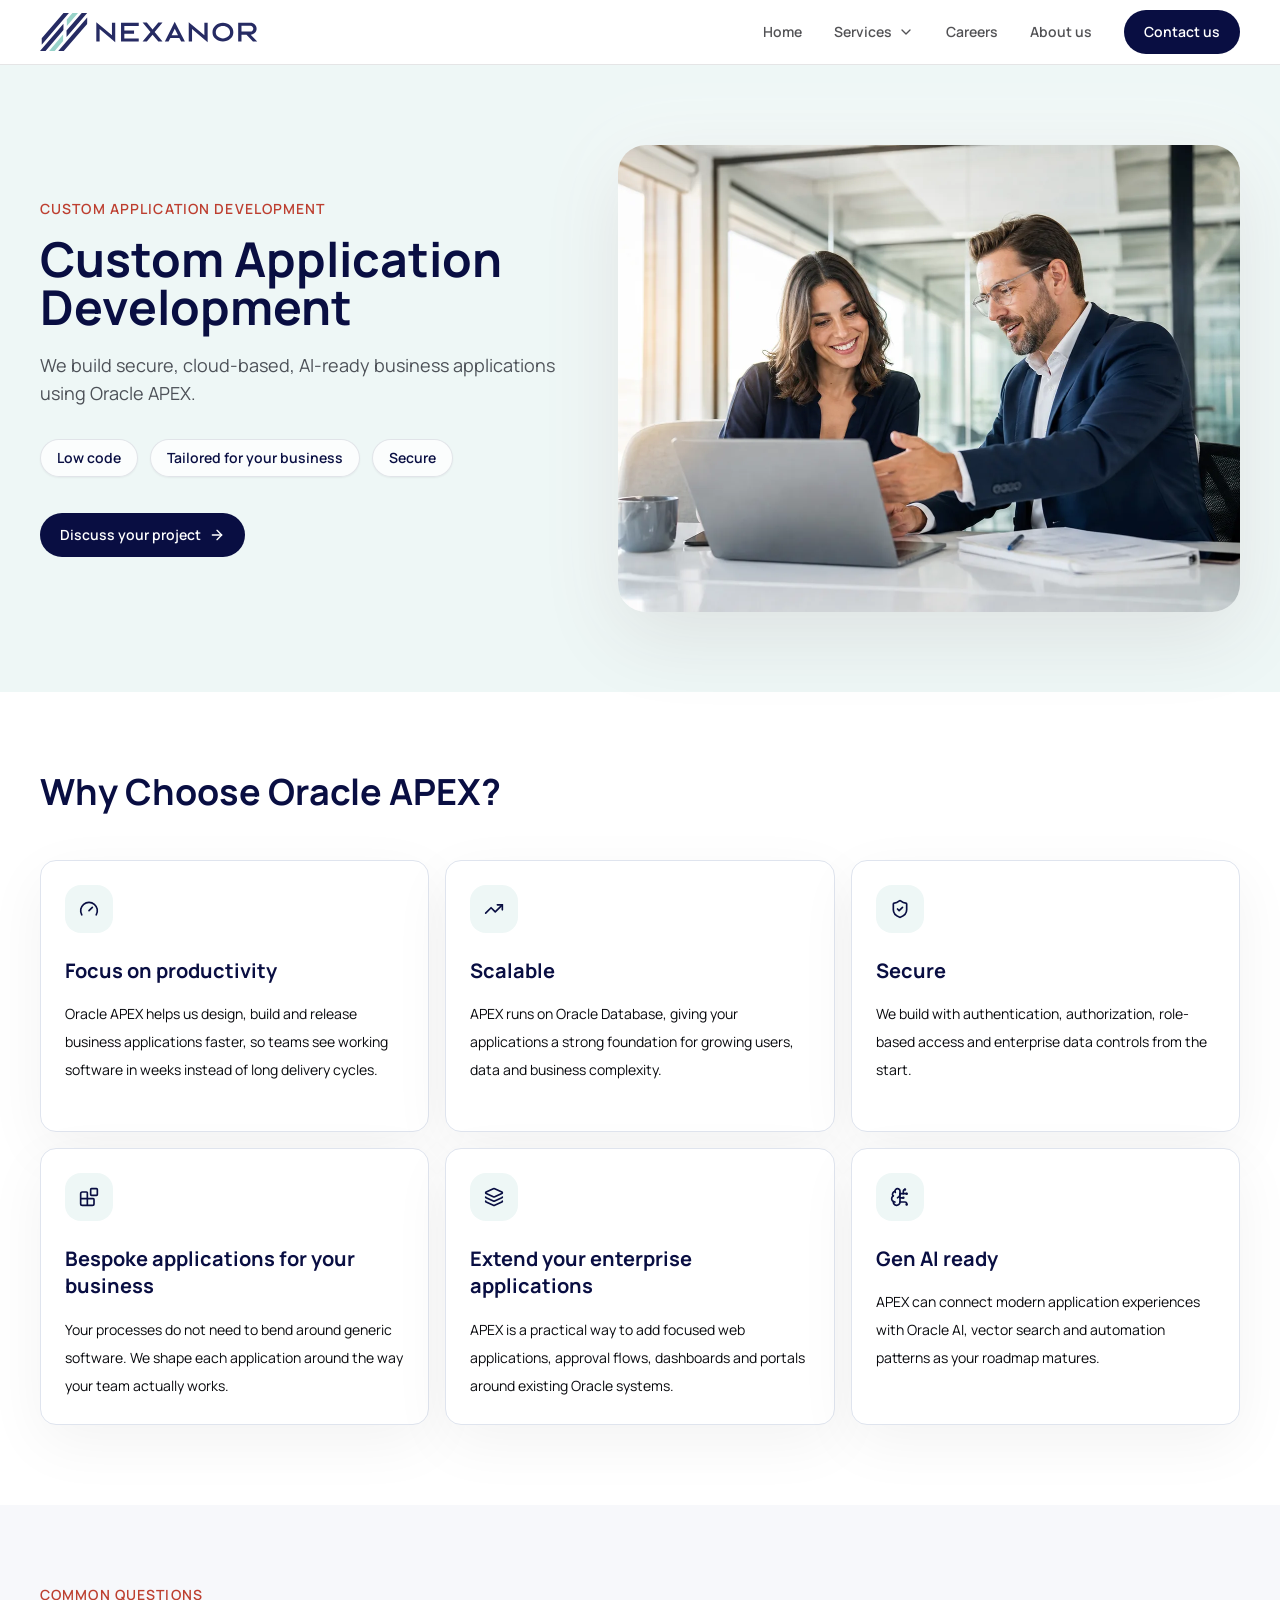
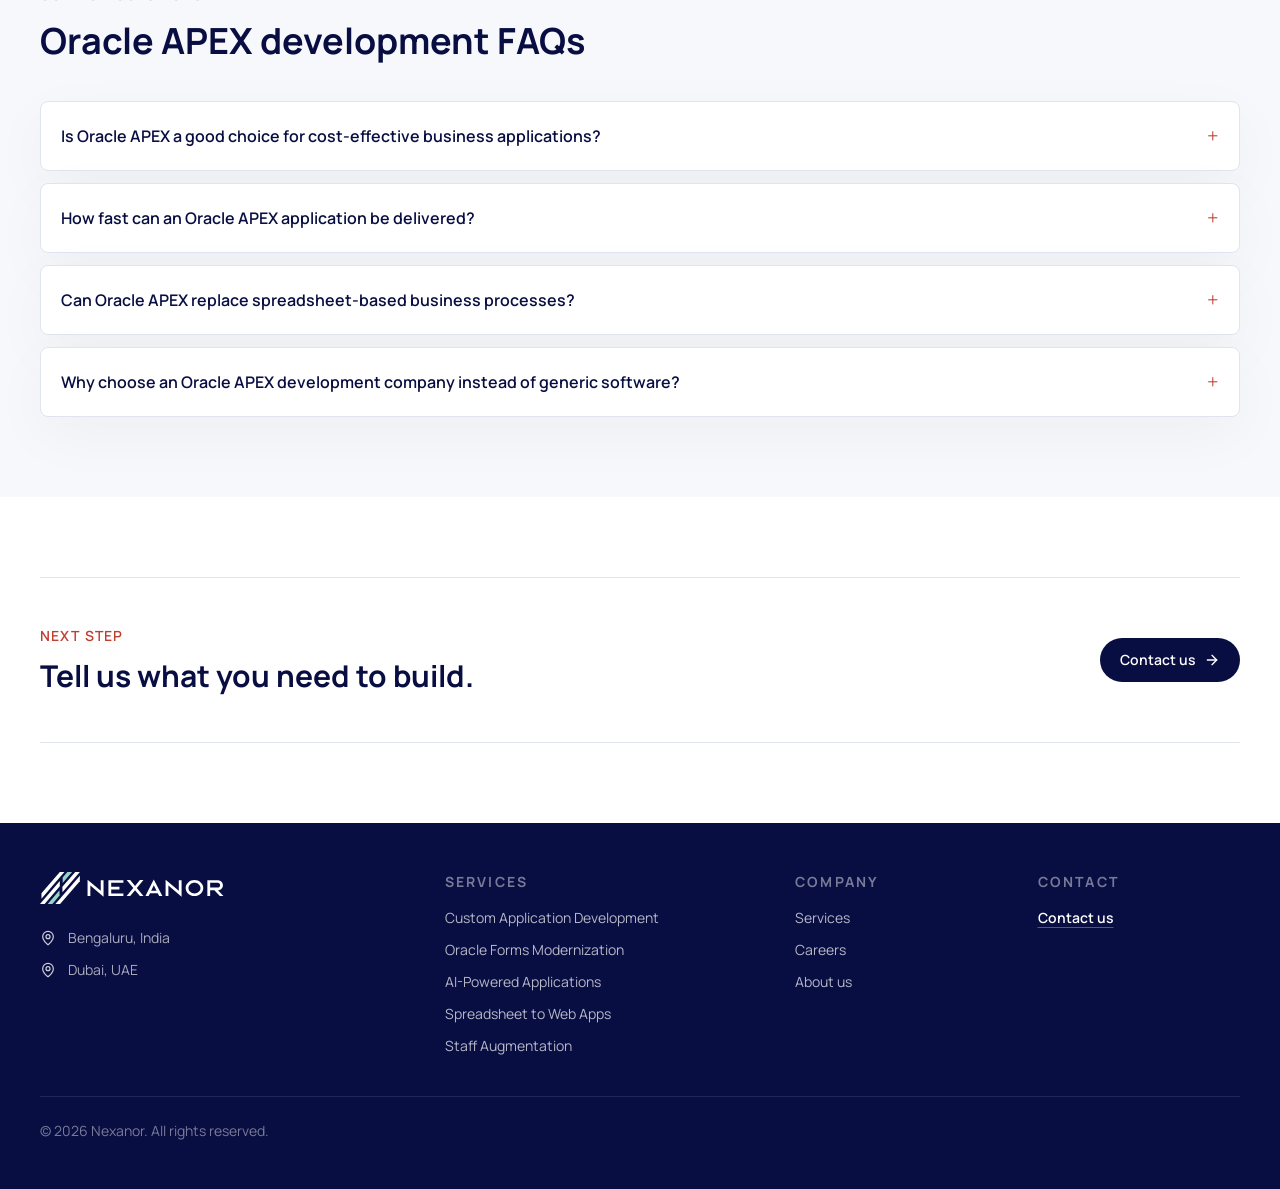
<file: services/oracle-apex-development/index.html>
<!DOCTYPE html><html lang="en"> <head><meta charset="UTF-8"><meta name="description" content="Oracle APEX development company for secure, cost-effective business applications delivered in weeks for growing businesses across the Middle East."><meta name="viewport" content="width=device-width, initial-scale=1.0"><meta name="generator" content="Astro v4.16.19"><link rel="canonical" href="https://www.nexanor.ai/services/oracle-apex-development/"><link rel="icon" href="/favicon.ico" sizes="any"><link rel="icon" href="/favicon.svg" type="image/svg+xml"><link rel="apple-touch-icon" href="/apple-touch-icon.png"><meta property="og:type" content="website"><meta property="og:site_name" content="Nexanor"><meta property="og:title" content="Oracle APEX Development Company | Nexanor"><meta property="og:description" content="Oracle APEX development company for secure, cost-effective business applications delivered in weeks for growing businesses across the Middle East."><meta property="og:url" content="https://www.nexanor.ai/services/oracle-apex-development/"><meta property="og:image" content="https://www.nexanor.ai/og-image.png"><meta property="og:image:width" content="1200"><meta property="og:image:height" content="630"><meta property="og:image:alt" content="Nexanor - Business Applications, Data, AI and Cloud"><meta name="twitter:card" content="summary_large_image"><meta name="twitter:title" content="Oracle APEX Development Company | Nexanor"><meta name="twitter:description" content="Oracle APEX development company for secure, cost-effective business applications delivered in weeks for growing businesses across the Middle East."><meta name="twitter:image" content="https://www.nexanor.ai/og-image.png"><title>Oracle APEX Development Company | Nexanor</title><script type="application/ld+json">{"@context":"https://schema.org","@graph":[{"@type":"Organization","@id":"https://www.nexanor.ai/#organization","name":"Nexanor","url":"https://www.nexanor.ai","description":"Nexanor builds cost-effective business applications using Oracle APEX, helping growing businesses modernize Oracle Forms and replace spreadsheet-driven processes with secure web applications.","areaServed":["Middle East","United Arab Emirates","India","Africa"],"knowsAbout":["Oracle APEX development","Oracle Forms modernization","Forms to APEX migration","Spreadsheet to web application migration","Cost-effective business applications","Oracle Database","Agentic AI workflows"]},{"@type":"WebSite","@id":"https://www.nexanor.ai/#website","name":"Nexanor","url":"https://www.nexanor.ai","publisher":{"@id":"https://www.nexanor.ai/#organization"},"inLanguage":"en"},{"@type":"Service","@id":"https://www.nexanor.ai/services/oracle-apex-development/#service","name":"Oracle APEX Development","serviceType":"Oracle APEX development company","url":"https://www.nexanor.ai/services/oracle-apex-development/","provider":{"@id":"https://www.nexanor.ai/#organization"},"areaServed":["Middle East","United Arab Emirates","India","Africa"],"description":"Oracle APEX development for secure, cost-effective, data-centric business applications delivered in weeks.","keywords":"Oracle APEX development company, cost-effective business applications, custom business applications, Oracle APEX developers"},{"@type":"FAQPage","@id":"https://www.nexanor.ai/services/oracle-apex-development/#faq","mainEntity":[{"@type":"Question","name":"Is Oracle APEX a good choice for cost-effective business applications?","acceptedAnswer":{"@type":"Answer","text":"Yes. Oracle APEX is well suited for secure, data-centric business applications where teams need fast delivery, role-based access and practical automation without long enterprise software cycles."}},{"@type":"Question","name":"How fast can an Oracle APEX application be delivered?","acceptedAnswer":{"@type":"Answer","text":"Timelines depend on scope, but focused Oracle APEX applications can often be delivered in weeks when the process, data model and required users are clearly understood."}},{"@type":"Question","name":"Can Oracle APEX replace spreadsheet-based business processes?","acceptedAnswer":{"@type":"Answer","text":"Yes. APEX can turn spreadsheet-driven workflows into governed web applications with shared data, validation, dashboards, audit trails and controlled user access."}},{"@type":"Question","name":"Why choose an Oracle APEX development company instead of generic software?","acceptedAnswer":{"@type":"Answer","text":"A specialist Oracle APEX development company understands Oracle Database, data security, integrations and the low-code delivery patterns needed for reliable business applications."}}]}]}</script><script async src="https://www.googletagmanager.com/gtag/js?id=G-KNGRKKW37M"></script><link rel="stylesheet" href="/_astro/about.DeyKHMVt.css"><script type="module" src="/_astro/hoisted.DgXRHMoU.js"></script></head> <body> <header class="sticky top-0 z-40 border-b border-ink/10 bg-white/95 backdrop-blur"> <nav class="px-5 sm:px-8 lg:px-10" aria-label="Primary navigation"> <div class="shell flex min-h-16 items-center gap-8"> <a class="flex shrink-0 items-center" href="/" aria-label="Nexanor home"> <img class="h-9 w-auto sm:h-[38px]" src="/brand/nexanor-logo.svg" alt="Nexanor" width="225" height="38" decoding="async"> </a> <div class="ml-auto hidden items-center gap-8 md:flex"> <a class="text-sm font-semibold text-ink/70 transition hover:text-ink" href="/">Home</a> <div class="group relative"> <a class="inline-flex items-center gap-1.5 py-5 text-sm font-semibold text-ink/70 transition hover:text-ink" href="/services/">
Services
<svg xmlns="http://www.w3.org/2000/svg" width="24" height="24" viewBox="0 0 24 24" fill="none" stroke="currentColor" stroke-width="2" stroke-linecap="round" stroke-linejoin="round" aria-hidden="true" class="lucide lucide-chevron-down h-4 w-4 transition group-hover:rotate-180 group-focus-within:rotate-180"> <path d="m6 9 6 6 6-6"></path>  </svg> </a> <div class="invisible absolute left-1/2 top-full w-80 -translate-x-1/2 pt-3 opacity-0 transition group-hover:visible group-hover:opacity-100 group-focus-within:visible group-focus-within:opacity-100"> <div class="rounded-lg border border-line bg-white p-2 shadow-soft"> <a class="block rounded-md px-4 py-3 text-sm font-semibold text-brand hover:bg-cloud" href="/services/">All services</a> <div class="my-1 border-t border-line"></div> <a class="block rounded-md px-4 py-3 text-sm text-ink/70 transition hover:bg-cloud hover:text-brand" href="/services/oracle-apex-development/"> Custom Application Development </a><a class="block rounded-md px-4 py-3 text-sm text-ink/70 transition hover:bg-cloud hover:text-brand" href="/services/oracle-forms-to-apex-modernization/"> Oracle Forms Modernization </a><a class="block rounded-md px-4 py-3 text-sm text-ink/70 transition hover:bg-cloud hover:text-brand" href="/services/ai-powered-applications/"> AI-Powered Applications </a><a class="block rounded-md px-4 py-3 text-sm text-ink/70 transition hover:bg-cloud hover:text-brand" href="/services/spreadsheet-to-web-applications/"> Spreadsheet to Web Applications </a><a class="block rounded-md px-4 py-3 text-sm text-ink/70 transition hover:bg-cloud hover:text-brand" href="/services/oracle-staff-augmentation/"> Oracle Staff Augmentation </a> </div> </div> </div> <a class="text-sm font-semibold text-ink/70 transition hover:text-ink" href="/careers/">Careers</a><a class="text-sm font-semibold text-ink/70 transition hover:text-ink" href="/about/">About us</a> </div> <div class="hidden items-center gap-3 md:flex"> <button class="button-primary" type="button" data-contact-open>Contact us</button> </div> <button class="ml-auto inline-flex h-11 w-11 items-center justify-center rounded-full border border-ink/15 bg-white text-ink md:hidden" type="button" aria-label="Open navigation menu" aria-controls="mobile-menu" aria-expanded="false" data-menu-toggle> <span class="sr-only">Menu</span> <span class="relative block h-4 w-5" aria-hidden="true"> <span class="absolute left-0 top-0 h-0.5 w-5 rounded bg-current transition" data-menu-line></span> <span class="absolute left-0 top-1.5 h-0.5 w-5 rounded bg-current transition" data-menu-line></span> <span class="absolute left-0 top-3 h-0.5 w-5 rounded bg-current transition" data-menu-line></span> </span> </button> </div> </nav> <div id="mobile-menu" class="hidden border-t border-ink/10 bg-white px-5 py-4 md:hidden" data-mobile-menu> <div class="mx-auto flex max-w-7xl flex-col gap-2"> <a class="rounded-lg px-2 py-3 text-base font-semibold text-ink" href="/">Home</a> <details class="group"> <summary class="flex cursor-pointer list-none items-center justify-between rounded-lg px-2 py-3 text-base font-semibold text-ink [&::-webkit-details-marker]:hidden">
Services
<svg xmlns="http://www.w3.org/2000/svg" width="24" height="24" viewBox="0 0 24 24" fill="none" stroke="currentColor" stroke-width="2" stroke-linecap="round" stroke-linejoin="round" aria-hidden="true" class="lucide lucide-chevron-down h-5 w-5 transition group-open:rotate-180"> <path d="m6 9 6 6 6-6"></path>  </svg> </summary> <div class="ml-2 grid border-l border-line pl-3"> <a class="px-2 py-2.5 text-sm font-semibold text-brand" href="/services/">All services</a> <a class="px-2 py-2.5 text-sm text-ink/70" href="/services/oracle-apex-development/">Custom Application Development</a><a class="px-2 py-2.5 text-sm text-ink/70" href="/services/oracle-forms-to-apex-modernization/">Oracle Forms Modernization</a><a class="px-2 py-2.5 text-sm text-ink/70" href="/services/ai-powered-applications/">AI-Powered Applications</a><a class="px-2 py-2.5 text-sm text-ink/70" href="/services/spreadsheet-to-web-applications/">Spreadsheet to Web Applications</a><a class="px-2 py-2.5 text-sm text-ink/70" href="/services/oracle-staff-augmentation/">Oracle Staff Augmentation</a> </div> </details> <a class="rounded-lg px-2 py-3 text-base font-semibold text-ink" href="/careers/">Careers</a><a class="rounded-lg px-2 py-3 text-base font-semibold text-ink" href="/about/">About us</a> <button class="button-primary mt-2 w-full" type="button" data-contact-open>Contact us</button> </div> </div> </header>  <main>  <section class="section bg-[#eef7f6]"> <div class="shell grid items-center gap-12 lg:grid-cols-[0.92fr_1.08fr]"> <div> <p class="eyebrow">Custom Application Development</p> <h1 class="mt-4 max-w-4xl text-[2.5rem] font-bold leading-[1.08] text-brand sm:text-5xl">
Custom Application Development
</h1> <p class="mt-5 max-w-2xl text-base leading-8 text-graphite/75 sm:text-lg">
We build secure, cloud-based, AI-ready business applications using Oracle APEX.
</p> <div class="mt-8 flex flex-wrap gap-3"> <span class="rounded-full border border-brand/10 bg-white/75 px-4 py-2 text-sm font-semibold text-brand shadow-sm">
Low code
</span> <span class="rounded-full border border-brand/10 bg-white/75 px-4 py-2 text-sm font-semibold text-brand shadow-sm">
Tailored for your business
</span> <span class="rounded-full border border-brand/10 bg-white/75 px-4 py-2 text-sm font-semibold text-brand shadow-sm">
Secure
</span> </div> <button class="button-primary mt-9 gap-2" type="button" data-contact-open>
Discuss your project
<svg xmlns="http://www.w3.org/2000/svg" width="24" height="24" viewBox="0 0 24 24" fill="none" stroke="currentColor" stroke-width="2" stroke-linecap="round" stroke-linejoin="round" aria-hidden="true" class="lucide lucide-arrow-right h-4 w-4"> <path d="M5 12h14"></path><path d="m12 5 7 7-7 7"></path>  </svg> </button> </div> <figure class="relative"> <div class="absolute -inset-3 rounded-[2rem] bg-white/60 blur-2xl"></div> <img class="relative aspect-[4/3] w-full rounded-[1.75rem] object-cover shadow-soft" src="/assets/oracle-apex-development-collaboration.webp" alt="Two professionals collaborating on custom software in a bright modern office" width="1400" height="933" loading="eager" decoding="async"> </figure> </div> </section> <section class="section bg-white"> <div class="shell"> <h2 class="text-3xl font-bold leading-tight text-brand sm:text-4xl">Why Choose Oracle APEX?</h2> <div class="mt-12 grid gap-4 sm:grid-cols-2 lg:grid-cols-3"> <article class="group min-h-[17rem] rounded-2xl border border-line bg-white p-6 shadow-[0_18px_60px_rgba(8,9,13,0.05)] transition duration-300 hover:-translate-y-1 hover:border-brand/20 hover:shadow-soft"> <div class="flex h-12 w-12 items-center justify-center rounded-2xl bg-[#eef7f6] text-brand transition group-hover:bg-brand group-hover:text-white"> <svg xmlns="http://www.w3.org/2000/svg" width="24" height="24" viewBox="0 0 24 24" fill="none" stroke="currentColor" stroke-width="2" stroke-linecap="round" stroke-linejoin="round" aria-hidden="true" class="lucide lucide-gauge h-5 w-5"> <path d="m12 14 4-4"></path><path d="M3.34 19a10 10 0 1 1 17.32 0"></path>  </svg> </div> <h3 class="mt-6 text-xl font-bold leading-snug text-brand">Focus on productivity</h3> <p class="mt-4 text-sm leading-7 text-graphite/68">Oracle APEX helps us design, build and release business applications faster, so teams see working software in weeks instead of long delivery cycles.</p> </article><article class="group min-h-[17rem] rounded-2xl border border-line bg-white p-6 shadow-[0_18px_60px_rgba(8,9,13,0.05)] transition duration-300 hover:-translate-y-1 hover:border-brand/20 hover:shadow-soft"> <div class="flex h-12 w-12 items-center justify-center rounded-2xl bg-[#eef7f6] text-brand transition group-hover:bg-brand group-hover:text-white"> <svg xmlns="http://www.w3.org/2000/svg" width="24" height="24" viewBox="0 0 24 24" fill="none" stroke="currentColor" stroke-width="2" stroke-linecap="round" stroke-linejoin="round" aria-hidden="true" class="lucide lucide-trending-up h-5 w-5"> <path d="M16 7h6v6"></path><path d="m22 7-8.5 8.5-5-5L2 17"></path>  </svg> </div> <h3 class="mt-6 text-xl font-bold leading-snug text-brand">Scalable</h3> <p class="mt-4 text-sm leading-7 text-graphite/68">APEX runs on Oracle Database, giving your applications a strong foundation for growing users, data and business complexity.</p> </article><article class="group min-h-[17rem] rounded-2xl border border-line bg-white p-6 shadow-[0_18px_60px_rgba(8,9,13,0.05)] transition duration-300 hover:-translate-y-1 hover:border-brand/20 hover:shadow-soft"> <div class="flex h-12 w-12 items-center justify-center rounded-2xl bg-[#eef7f6] text-brand transition group-hover:bg-brand group-hover:text-white"> <svg xmlns="http://www.w3.org/2000/svg" width="24" height="24" viewBox="0 0 24 24" fill="none" stroke="currentColor" stroke-width="2" stroke-linecap="round" stroke-linejoin="round" aria-hidden="true" class="lucide lucide-shield-check h-5 w-5"> <path d="M20 13c0 5-3.5 7.5-7.66 8.95a1 1 0 0 1-.67-.01C7.5 20.5 4 18 4 13V6a1 1 0 0 1 1-1c2 0 4.5-1.2 6.24-2.72a1.17 1.17 0 0 1 1.52 0C14.51 3.81 17 5 19 5a1 1 0 0 1 1 1z"></path><path d="m9 12 2 2 4-4"></path>  </svg> </div> <h3 class="mt-6 text-xl font-bold leading-snug text-brand">Secure</h3> <p class="mt-4 text-sm leading-7 text-graphite/68">We build with authentication, authorization, role-based access and enterprise data controls from the start.</p> </article><article class="group min-h-[17rem] rounded-2xl border border-line bg-white p-6 shadow-[0_18px_60px_rgba(8,9,13,0.05)] transition duration-300 hover:-translate-y-1 hover:border-brand/20 hover:shadow-soft"> <div class="flex h-12 w-12 items-center justify-center rounded-2xl bg-[#eef7f6] text-brand transition group-hover:bg-brand group-hover:text-white"> <svg xmlns="http://www.w3.org/2000/svg" width="24" height="24" viewBox="0 0 24 24" fill="none" stroke="currentColor" stroke-width="2" stroke-linecap="round" stroke-linejoin="round" aria-hidden="true" class="lucide lucide-blocks h-5 w-5"> <path d="M10 22V7a1 1 0 0 0-1-1H4a2 2 0 0 0-2 2v12a2 2 0 0 0 2 2h12a2 2 0 0 0 2-2v-5a1 1 0 0 0-1-1H2"></path><rect x="14" y="2" width="8" height="8" rx="1"></rect>  </svg> </div> <h3 class="mt-6 text-xl font-bold leading-snug text-brand">Bespoke applications for your business</h3> <p class="mt-4 text-sm leading-7 text-graphite/68">Your processes do not need to bend around generic software. We shape each application around the way your team actually works.</p> </article><article class="group min-h-[17rem] rounded-2xl border border-line bg-white p-6 shadow-[0_18px_60px_rgba(8,9,13,0.05)] transition duration-300 hover:-translate-y-1 hover:border-brand/20 hover:shadow-soft"> <div class="flex h-12 w-12 items-center justify-center rounded-2xl bg-[#eef7f6] text-brand transition group-hover:bg-brand group-hover:text-white"> <svg xmlns="http://www.w3.org/2000/svg" width="24" height="24" viewBox="0 0 24 24" fill="none" stroke="currentColor" stroke-width="2" stroke-linecap="round" stroke-linejoin="round" aria-hidden="true" class="lucide lucide-layers h-5 w-5"> <path d="M12.83 2.18a2 2 0 0 0-1.66 0L2.6 6.08a1 1 0 0 0 0 1.83l8.58 3.91a2 2 0 0 0 1.66 0l8.58-3.9a1 1 0 0 0 0-1.83z"></path><path d="M2 12a1 1 0 0 0 .58.91l8.6 3.91a2 2 0 0 0 1.65 0l8.58-3.9A1 1 0 0 0 22 12"></path><path d="M2 17a1 1 0 0 0 .58.91l8.6 3.91a2 2 0 0 0 1.65 0l8.58-3.9A1 1 0 0 0 22 17"></path>  </svg> </div> <h3 class="mt-6 text-xl font-bold leading-snug text-brand">Extend your enterprise applications</h3> <p class="mt-4 text-sm leading-7 text-graphite/68">APEX is a practical way to add focused web applications, approval flows, dashboards and portals around existing Oracle systems.</p> </article><article class="group min-h-[17rem] rounded-2xl border border-line bg-white p-6 shadow-[0_18px_60px_rgba(8,9,13,0.05)] transition duration-300 hover:-translate-y-1 hover:border-brand/20 hover:shadow-soft"> <div class="flex h-12 w-12 items-center justify-center rounded-2xl bg-[#eef7f6] text-brand transition group-hover:bg-brand group-hover:text-white"> <svg xmlns="http://www.w3.org/2000/svg" width="24" height="24" viewBox="0 0 24 24" fill="none" stroke="currentColor" stroke-width="2" stroke-linecap="round" stroke-linejoin="round" aria-hidden="true" class="lucide lucide-brain-circuit h-5 w-5"> <path d="M12 5a3 3 0 1 0-5.997.125 4 4 0 0 0-2.526 5.77 4 4 0 0 0 .556 6.588A4 4 0 1 0 12 18Z"></path><path d="M9 13a4.5 4.5 0 0 0 3-4"></path><path d="M6.003 5.125A3 3 0 0 0 6.401 6.5"></path><path d="M3.477 10.896a4 4 0 0 1 .585-.396"></path><path d="M6 18a4 4 0 0 1-1.967-.516"></path><path d="M12 13h4"></path><path d="M12 18h6a2 2 0 0 1 2 2v1"></path><path d="M12 8h8"></path><path d="M16 8V5a2 2 0 0 1 2-2"></path><circle cx="16" cy="13" r=".5"></circle><circle cx="18" cy="3" r=".5"></circle><circle cx="20" cy="21" r=".5"></circle><circle cx="20" cy="8" r=".5"></circle>  </svg> </div> <h3 class="mt-6 text-xl font-bold leading-snug text-brand">Gen AI ready</h3> <p class="mt-4 text-sm leading-7 text-graphite/68">APEX can connect modern application experiences with Oracle AI, vector search and automation patterns as your roadmap matures.</p> </article> </div> </div> </section> <section class="section bg-cloud"> <div class="shell"> <div class="max-w-3xl"> <p class="eyebrow">Common questions</p> <h2 class="mt-4 text-3xl font-bold leading-tight text-brand sm:text-4xl">Oracle APEX development FAQs</h2> </div> <div class="mt-10 grid gap-3"> <details class="group rounded-lg border border-line bg-white p-5 shadow-[0_18px_60px_rgba(8,9,13,0.04)]"> <summary class="flex cursor-pointer list-none items-center justify-between gap-5 text-base font-semibold text-brand [&::-webkit-details-marker]:hidden"> Is Oracle APEX a good choice for cost-effective business applications? <span class="text-xl font-light text-oracle transition group-open:rotate-45" aria-hidden="true">+</span> </summary> <p class="mt-4 max-w-4xl text-sm leading-7 text-graphite/70">Yes. Oracle APEX is well suited for secure, data-centric business applications where teams need fast delivery, role-based access and practical automation without long enterprise software cycles.</p> </details><details class="group rounded-lg border border-line bg-white p-5 shadow-[0_18px_60px_rgba(8,9,13,0.04)]"> <summary class="flex cursor-pointer list-none items-center justify-between gap-5 text-base font-semibold text-brand [&::-webkit-details-marker]:hidden"> How fast can an Oracle APEX application be delivered? <span class="text-xl font-light text-oracle transition group-open:rotate-45" aria-hidden="true">+</span> </summary> <p class="mt-4 max-w-4xl text-sm leading-7 text-graphite/70">Timelines depend on scope, but focused Oracle APEX applications can often be delivered in weeks when the process, data model and required users are clearly understood.</p> </details><details class="group rounded-lg border border-line bg-white p-5 shadow-[0_18px_60px_rgba(8,9,13,0.04)]"> <summary class="flex cursor-pointer list-none items-center justify-between gap-5 text-base font-semibold text-brand [&::-webkit-details-marker]:hidden"> Can Oracle APEX replace spreadsheet-based business processes? <span class="text-xl font-light text-oracle transition group-open:rotate-45" aria-hidden="true">+</span> </summary> <p class="mt-4 max-w-4xl text-sm leading-7 text-graphite/70">Yes. APEX can turn spreadsheet-driven workflows into governed web applications with shared data, validation, dashboards, audit trails and controlled user access.</p> </details><details class="group rounded-lg border border-line bg-white p-5 shadow-[0_18px_60px_rgba(8,9,13,0.04)]"> <summary class="flex cursor-pointer list-none items-center justify-between gap-5 text-base font-semibold text-brand [&::-webkit-details-marker]:hidden"> Why choose an Oracle APEX development company instead of generic software? <span class="text-xl font-light text-oracle transition group-open:rotate-45" aria-hidden="true">+</span> </summary> <p class="mt-4 max-w-4xl text-sm leading-7 text-graphite/70">A specialist Oracle APEX development company understands Oracle Database, data security, integrations and the low-code delivery patterns needed for reliable business applications.</p> </details> </div> </div> </section> <section class="section bg-white"> <div class="shell flex flex-col items-start justify-between gap-6 border-y border-line py-12 sm:flex-row sm:items-center"> <div> <p class="eyebrow">Next step</p> <h2 class="mt-3 text-2xl font-bold leading-tight text-brand sm:text-3xl">Tell us what you need to build.</h2> </div> <button class="button-primary gap-2" type="button" data-contact-open>
Contact us
<svg xmlns="http://www.w3.org/2000/svg" width="24" height="24" viewBox="0 0 24 24" fill="none" stroke="currentColor" stroke-width="2" stroke-linecap="round" stroke-linejoin="round" aria-hidden="true" class="lucide lucide-arrow-right h-4 w-4"> <path d="M5 12h14"></path><path d="m12 5 7 7-7 7"></path>  </svg> </button> </div> </section>  </main> <footer class="border-t border-brand/10 bg-brand px-5 py-12 text-white sm:px-8 lg:px-10"> <div class="shell grid gap-10 sm:grid-cols-2 lg:grid-cols-[1.35fr_1.15fr_0.75fr_0.75fr]"> <div> <a class="inline-flex items-center" href="/" aria-label="Nexanor home"> <img class="h-8 w-auto" src="/brand/nexanor-logo-footer.svg" alt="Nexanor" width="190" height="32" loading="lazy" decoding="async"> </a> <div class="mt-4 grid max-w-md gap-2 text-sm leading-6 text-white/65"> <p class="flex items-center gap-3"> <svg xmlns="http://www.w3.org/2000/svg" width="24" height="24" viewBox="0 0 24 24" fill="none" stroke="currentColor" stroke-width="1.8" stroke-linecap="round" stroke-linejoin="round" aria-hidden="true" class="lucide lucide-map-pin h-4 w-4 shrink-0 text-white/80"> <path d="M20 10c0 4.993-5.539 10.193-7.399 11.799a1 1 0 0 1-1.202 0C9.539 20.193 4 14.993 4 10a8 8 0 0 1 16 0"></path><circle cx="12" cy="10" r="3"></circle>  </svg>
Bengaluru, India
</p> <p class="flex items-center gap-3"> <svg xmlns="http://www.w3.org/2000/svg" width="24" height="24" viewBox="0 0 24 24" fill="none" stroke="currentColor" stroke-width="1.8" stroke-linecap="round" stroke-linejoin="round" aria-hidden="true" class="lucide lucide-map-pin h-4 w-4 shrink-0 text-white/80"> <path d="M20 10c0 4.993-5.539 10.193-7.399 11.799a1 1 0 0 1-1.202 0C9.539 20.193 4 14.993 4 10a8 8 0 0 1 16 0"></path><circle cx="12" cy="10" r="3"></circle>  </svg>
Dubai, UAE
</p> </div> </div> <div> <h2 class="text-sm font-bold uppercase tracking-[0.16em] text-white/45">Services</h2> <ul class="mt-4 grid gap-3 text-sm text-white/70"> <li><a class="hover:text-white" href="/services/oracle-apex-development/">Custom Application Development</a></li><li><a class="hover:text-white" href="/services/oracle-forms-to-apex-modernization/">Oracle Forms Modernization</a></li><li><a class="hover:text-white" href="/services/ai-powered-applications/">AI-Powered Applications</a></li><li><a class="hover:text-white" href="/services/spreadsheet-to-web-applications/">Spreadsheet to Web Apps</a></li><li><a class="hover:text-white" href="/services/oracle-staff-augmentation/">Staff Augmentation</a></li> </ul> </div> <div> <h2 class="text-sm font-bold uppercase tracking-[0.16em] text-white/45">Company</h2> <ul class="mt-4 grid gap-3 text-sm text-white/70"> <li><a class="hover:text-white" href="/services/">Services</a></li> <li><a class="hover:text-white" href="/careers/">Careers</a></li> <li><a class="hover:text-white" href="/about/">About us</a></li> </ul> </div> <div> <h2 class="text-sm font-bold uppercase tracking-[0.16em] text-white/45">Contact</h2> <button class="mt-4 text-left text-sm font-semibold text-white underline decoration-white/30 underline-offset-4 hover:decoration-white" type="button" data-contact-open>
Contact us
</button> </div> </div> <div class="shell mt-10 border-t border-white/10 pt-6 text-sm text-white/45"> <p>&copy; 2026 Nexanor. All rights reserved.</p> </div> </footer> <div class="fixed right-4 top-4 z-[60] hidden w-[calc(100%-2rem)] max-w-md rounded-2xl border bg-white p-4 shadow-soft sm:right-6 sm:top-6" role="status" aria-live="polite" data-contact-toast> <div class="flex items-start gap-3"> <span class="mt-1 h-2.5 w-2.5 shrink-0 rounded-full" data-contact-toast-dot></span> <p class="text-sm font-semibold leading-6" data-contact-toast-text></p> </div> </div> <div class="fixed inset-0 z-50 hidden items-start justify-center overflow-y-auto px-4 py-4 sm:items-center sm:px-5 sm:py-6" role="dialog" aria-modal="true" aria-labelledby="contact-title" data-contact-modal> <button class="absolute inset-0 bg-ink/60 backdrop-blur-sm" type="button" aria-label="Close contact form" data-contact-close></button> <section class="relative z-10 w-full max-w-xl rounded-2xl bg-white p-5 shadow-soft sm:max-h-[calc(100vh-3rem)] sm:overflow-y-auto sm:p-8"> <div class="flex items-start justify-between gap-6"> <div> <p class="eyebrow">Start a conversation</p> <h2 id="contact-title" class="mt-3 text-2xl font-bold text-ink sm:text-3xl">Contact us</h2> <p class="mt-3 text-sm leading-6 text-ink/65">Tell us what you are trying to build, modernize or simplify.</p> </div> <button class="sticky top-0 flex h-10 w-10 shrink-0 items-center justify-center rounded-full border border-ink/15 bg-white text-ink shadow-sm transition hover:border-ink/40" type="button" aria-label="Close contact form" data-contact-close> <span aria-hidden="true">&times;</span> </button> </div> <form class="mt-6 grid gap-4" data-contact-form> <div class="hidden" aria-hidden="true"> <label>
Website
<input type="text" name="website" tabindex="-1" autocomplete="off"> </label> </div> <label class="grid gap-2 text-sm font-semibold text-ink"> <span>Name <span class="text-oracle" aria-hidden="true">*</span></span> <input class="rounded-xl border border-ink/10 bg-cloud px-4 py-3 text-base font-normal outline-none transition focus:border-brand/35 focus:bg-white focus:ring-2 focus:ring-brand/10" type="text" name="fullName" autocomplete="name" maxlength="200" required> </label> <label class="grid gap-2 text-sm font-semibold text-ink"> <span>Email <span class="text-oracle" aria-hidden="true">*</span></span> <input class="rounded-xl border border-ink/10 bg-cloud px-4 py-3 text-base font-normal outline-none transition focus:border-brand/35 focus:bg-white focus:ring-2 focus:ring-brand/10" type="email" name="email" autocomplete="email" maxlength="320" required> </label> <div class="grid gap-4 sm:grid-cols-2"> <label class="grid gap-2 text-sm font-semibold text-ink">
Company
<input class="rounded-xl border border-ink/10 bg-cloud px-4 py-3 text-base font-normal outline-none transition focus:border-brand/35 focus:bg-white focus:ring-2 focus:ring-brand/10" type="text" name="companyName" autocomplete="organization" maxlength="200"> </label> <label class="grid gap-2 text-sm font-semibold text-ink"> <span>Phone <span class="text-oracle" aria-hidden="true">*</span></span> <input class="rounded-xl border border-ink/10 bg-cloud px-4 py-3 text-base font-normal outline-none transition focus:border-brand/35 focus:bg-white focus:ring-2 focus:ring-brand/10" type="tel" name="phone" autocomplete="tel" maxlength="80" placeholder="+971 50..." pattern="^+?[0-9 ()-]{7,30}$" required> </label> </div> <label class="grid gap-2 text-sm font-semibold text-ink"> <span>Message <span class="text-oracle" aria-hidden="true">*</span></span> <textarea class="min-h-32 rounded-xl border border-ink/10 bg-cloud px-4 py-3 text-base font-normal outline-none transition focus:border-brand/35 focus:bg-white focus:ring-2 focus:ring-brand/10" name="message" maxlength="4000" required data-contact-message-input></textarea> <span class="text-right text-xs font-normal leading-5 text-ink/45" data-contact-message-count>0 / 4000</span> </label> <p class="hidden rounded-2xl border px-4 py-3 text-sm leading-6" data-contact-message role="status" aria-live="polite"></p> <button class="mt-2 inline-flex items-center justify-center rounded-full bg-brand px-5 py-3 text-sm font-semibold text-white transition hover:bg-[#151c60] focus:outline-none focus:ring-2 focus:ring-brand focus:ring-offset-2 disabled:cursor-wait disabled:bg-brand/65" type="submit" data-contact-submit>
Send message
</button> </form> </section> </div>  </body></html>
</file>
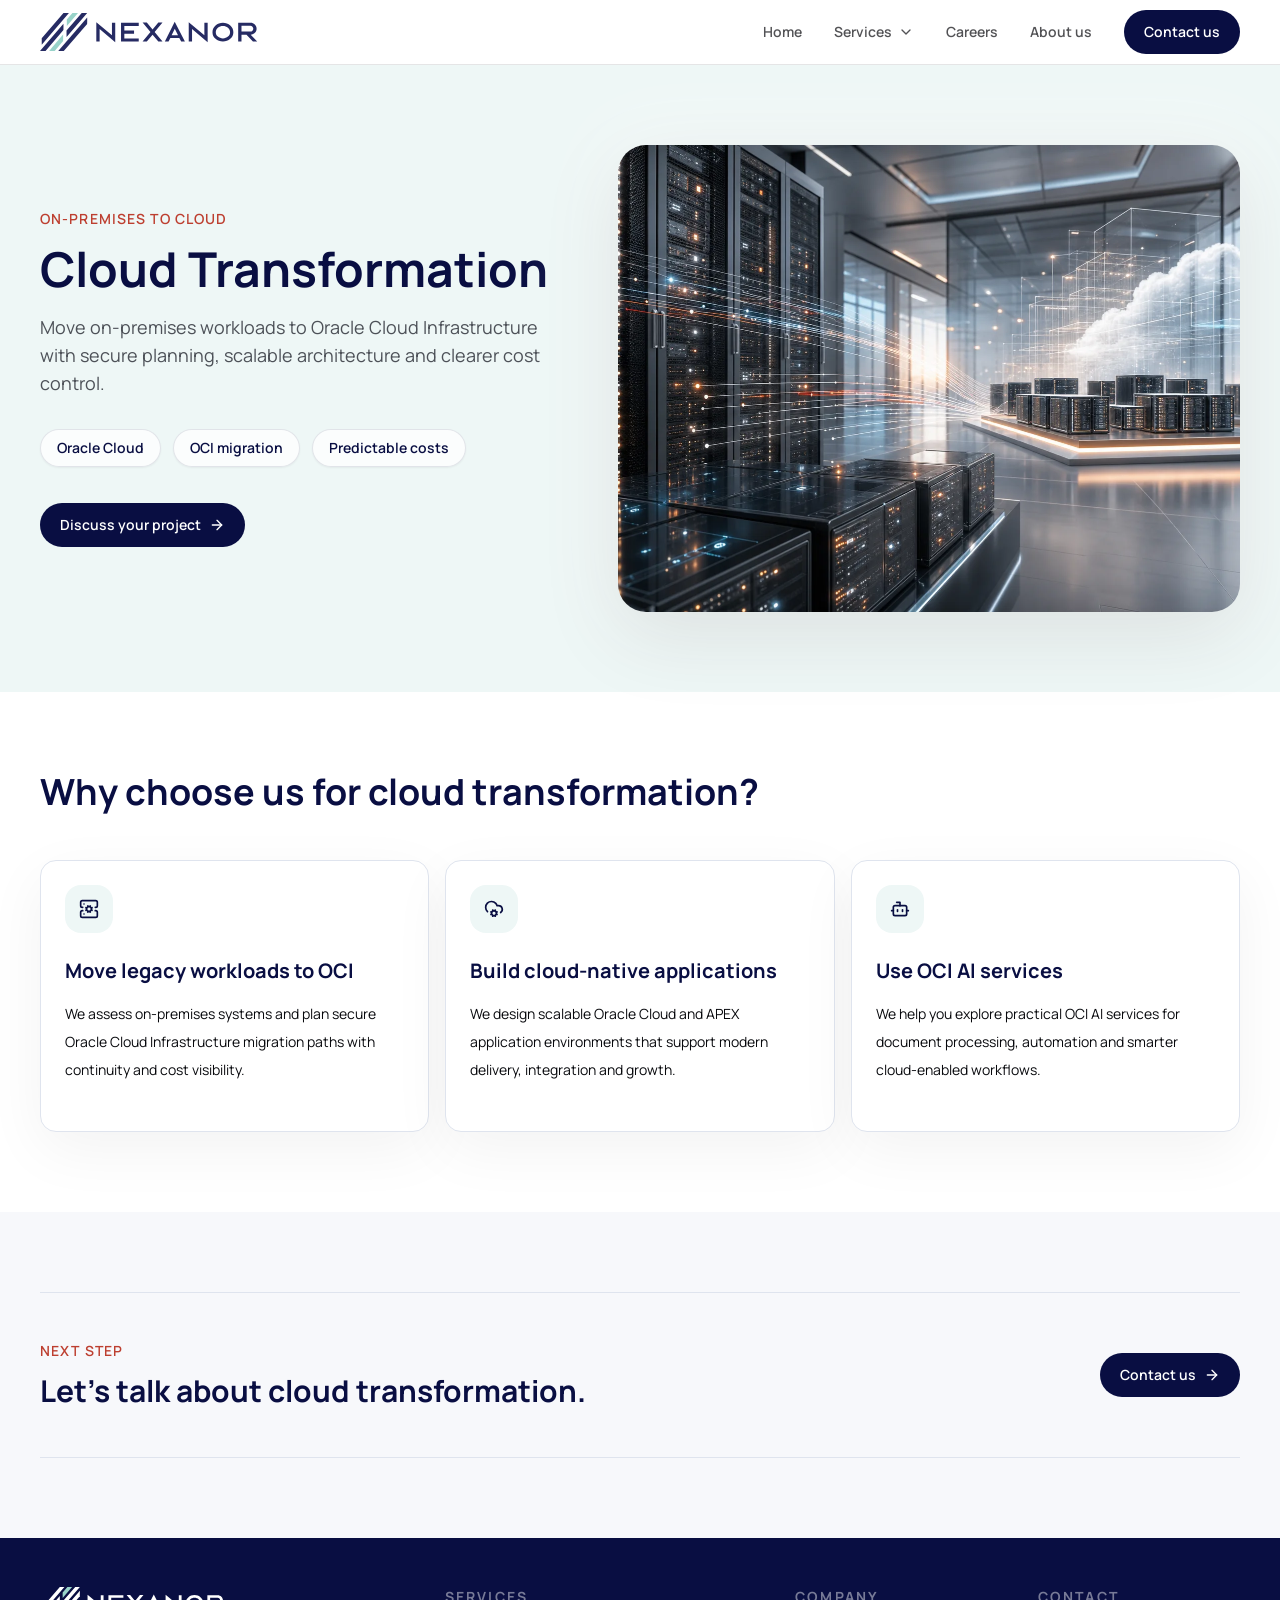
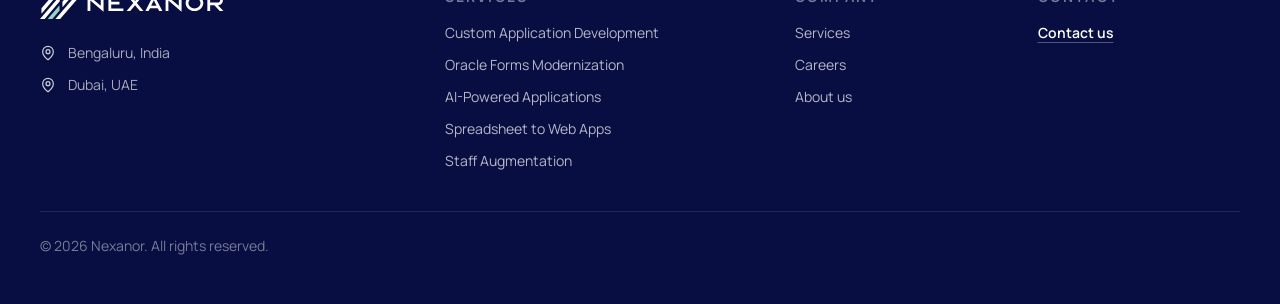
<file: services/oracle-cloud-migration/index.html>
<!DOCTYPE html><html lang="en"> <head><meta charset="UTF-8"><meta name="description" content="Oracle Cloud transformation services for secure OCI migration, cloud-native application development, predictable cloud costs and practical OCI AI services."><meta name="viewport" content="width=device-width, initial-scale=1.0"><meta name="generator" content="Astro v4.16.19"><link rel="canonical" href="https://www.nexanor.ai/services/oracle-cloud-migration/"><link rel="icon" href="/favicon.ico" sizes="any"><link rel="icon" href="/favicon.svg" type="image/svg+xml"><link rel="apple-touch-icon" href="/apple-touch-icon.png"><meta property="og:type" content="website"><meta property="og:site_name" content="Nexanor"><meta property="og:title" content="Cloud Transformation | Nexanor"><meta property="og:description" content="Oracle Cloud transformation services for secure OCI migration, cloud-native application development, predictable cloud costs and practical OCI AI services."><meta property="og:url" content="https://www.nexanor.ai/services/oracle-cloud-migration/"><meta property="og:image" content="https://www.nexanor.ai/og-image.png"><meta property="og:image:width" content="1200"><meta property="og:image:height" content="630"><meta property="og:image:alt" content="Nexanor - Business Applications, Data, AI and Cloud"><meta name="twitter:card" content="summary_large_image"><meta name="twitter:title" content="Cloud Transformation | Nexanor"><meta name="twitter:description" content="Oracle Cloud transformation services for secure OCI migration, cloud-native application development, predictable cloud costs and practical OCI AI services."><meta name="twitter:image" content="https://www.nexanor.ai/og-image.png"><title>Cloud Transformation | Nexanor</title><script type="application/ld+json">{"@context":"https://schema.org","@graph":[{"@type":"Organization","@id":"https://www.nexanor.ai/#organization","name":"Nexanor","url":"https://www.nexanor.ai","description":"Nexanor builds cost-effective business applications using Oracle APEX, helping growing businesses modernize Oracle Forms and replace spreadsheet-driven processes with secure web applications.","areaServed":["Middle East","United Arab Emirates","India","Africa"],"knowsAbout":["Oracle APEX development","Oracle Forms modernization","Forms to APEX migration","Spreadsheet to web application migration","Cost-effective business applications","Oracle Database","Agentic AI workflows"]},{"@type":"WebSite","@id":"https://www.nexanor.ai/#website","name":"Nexanor","url":"https://www.nexanor.ai","publisher":{"@id":"https://www.nexanor.ai/#organization"},"inLanguage":"en"}]}</script><script async src="https://www.googletagmanager.com/gtag/js?id=G-KNGRKKW37M"></script><link rel="stylesheet" href="/_astro/about.DeyKHMVt.css"><script type="module" src="/_astro/hoisted.DgXRHMoU.js"></script></head> <body> <header class="sticky top-0 z-40 border-b border-ink/10 bg-white/95 backdrop-blur"> <nav class="px-5 sm:px-8 lg:px-10" aria-label="Primary navigation"> <div class="shell flex min-h-16 items-center gap-8"> <a class="flex shrink-0 items-center" href="/" aria-label="Nexanor home"> <img class="h-9 w-auto sm:h-[38px]" src="/brand/nexanor-logo.svg" alt="Nexanor" width="225" height="38" decoding="async"> </a> <div class="ml-auto hidden items-center gap-8 md:flex"> <a class="text-sm font-semibold text-ink/70 transition hover:text-ink" href="/">Home</a> <div class="group relative"> <a class="inline-flex items-center gap-1.5 py-5 text-sm font-semibold text-ink/70 transition hover:text-ink" href="/services/">
Services
<svg xmlns="http://www.w3.org/2000/svg" width="24" height="24" viewBox="0 0 24 24" fill="none" stroke="currentColor" stroke-width="2" stroke-linecap="round" stroke-linejoin="round" aria-hidden="true" class="lucide lucide-chevron-down h-4 w-4 transition group-hover:rotate-180 group-focus-within:rotate-180"> <path d="m6 9 6 6 6-6"></path>  </svg> </a> <div class="invisible absolute left-1/2 top-full w-80 -translate-x-1/2 pt-3 opacity-0 transition group-hover:visible group-hover:opacity-100 group-focus-within:visible group-focus-within:opacity-100"> <div class="rounded-lg border border-line bg-white p-2 shadow-soft"> <a class="block rounded-md px-4 py-3 text-sm font-semibold text-brand hover:bg-cloud" href="/services/">All services</a> <div class="my-1 border-t border-line"></div> <a class="block rounded-md px-4 py-3 text-sm text-ink/70 transition hover:bg-cloud hover:text-brand" href="/services/oracle-apex-development/"> Custom Application Development </a><a class="block rounded-md px-4 py-3 text-sm text-ink/70 transition hover:bg-cloud hover:text-brand" href="/services/oracle-forms-to-apex-modernization/"> Oracle Forms Modernization </a><a class="block rounded-md px-4 py-3 text-sm text-ink/70 transition hover:bg-cloud hover:text-brand" href="/services/ai-powered-applications/"> AI-Powered Applications </a><a class="block rounded-md px-4 py-3 text-sm text-ink/70 transition hover:bg-cloud hover:text-brand" href="/services/spreadsheet-to-web-applications/"> Spreadsheet to Web Applications </a><a class="block rounded-md px-4 py-3 text-sm text-ink/70 transition hover:bg-cloud hover:text-brand" href="/services/oracle-staff-augmentation/"> Oracle Staff Augmentation </a> </div> </div> </div> <a class="text-sm font-semibold text-ink/70 transition hover:text-ink" href="/careers/">Careers</a><a class="text-sm font-semibold text-ink/70 transition hover:text-ink" href="/about/">About us</a> </div> <div class="hidden items-center gap-3 md:flex"> <button class="button-primary" type="button" data-contact-open>Contact us</button> </div> <button class="ml-auto inline-flex h-11 w-11 items-center justify-center rounded-full border border-ink/15 bg-white text-ink md:hidden" type="button" aria-label="Open navigation menu" aria-controls="mobile-menu" aria-expanded="false" data-menu-toggle> <span class="sr-only">Menu</span> <span class="relative block h-4 w-5" aria-hidden="true"> <span class="absolute left-0 top-0 h-0.5 w-5 rounded bg-current transition" data-menu-line></span> <span class="absolute left-0 top-1.5 h-0.5 w-5 rounded bg-current transition" data-menu-line></span> <span class="absolute left-0 top-3 h-0.5 w-5 rounded bg-current transition" data-menu-line></span> </span> </button> </div> </nav> <div id="mobile-menu" class="hidden border-t border-ink/10 bg-white px-5 py-4 md:hidden" data-mobile-menu> <div class="mx-auto flex max-w-7xl flex-col gap-2"> <a class="rounded-lg px-2 py-3 text-base font-semibold text-ink" href="/">Home</a> <details class="group"> <summary class="flex cursor-pointer list-none items-center justify-between rounded-lg px-2 py-3 text-base font-semibold text-ink [&::-webkit-details-marker]:hidden">
Services
<svg xmlns="http://www.w3.org/2000/svg" width="24" height="24" viewBox="0 0 24 24" fill="none" stroke="currentColor" stroke-width="2" stroke-linecap="round" stroke-linejoin="round" aria-hidden="true" class="lucide lucide-chevron-down h-5 w-5 transition group-open:rotate-180"> <path d="m6 9 6 6 6-6"></path>  </svg> </summary> <div class="ml-2 grid border-l border-line pl-3"> <a class="px-2 py-2.5 text-sm font-semibold text-brand" href="/services/">All services</a> <a class="px-2 py-2.5 text-sm text-ink/70" href="/services/oracle-apex-development/">Custom Application Development</a><a class="px-2 py-2.5 text-sm text-ink/70" href="/services/oracle-forms-to-apex-modernization/">Oracle Forms Modernization</a><a class="px-2 py-2.5 text-sm text-ink/70" href="/services/ai-powered-applications/">AI-Powered Applications</a><a class="px-2 py-2.5 text-sm text-ink/70" href="/services/spreadsheet-to-web-applications/">Spreadsheet to Web Applications</a><a class="px-2 py-2.5 text-sm text-ink/70" href="/services/oracle-staff-augmentation/">Oracle Staff Augmentation</a> </div> </details> <a class="rounded-lg px-2 py-3 text-base font-semibold text-ink" href="/careers/">Careers</a><a class="rounded-lg px-2 py-3 text-base font-semibold text-ink" href="/about/">About us</a> <button class="button-primary mt-2 w-full" type="button" data-contact-open>Contact us</button> </div> </div> </header>  <main>  <section class="section bg-[#eef7f6]"> <div class="shell grid items-center gap-12 lg:grid-cols-[0.92fr_1.08fr]"> <div> <p class="eyebrow">On-Premises to Cloud</p> <h1 class="mt-4 max-w-4xl text-[2.5rem] font-bold leading-[1.08] text-brand sm:text-5xl">
Cloud Transformation
</h1> <p class="mt-5 max-w-2xl text-base leading-8 text-graphite/75 sm:text-lg">
Move on-premises workloads to Oracle Cloud Infrastructure with secure planning, scalable architecture and clearer cost control.
</p> <div class="mt-8 flex flex-wrap gap-3"> <span class="rounded-full border border-brand/10 bg-white/75 px-4 py-2 text-sm font-semibold text-brand shadow-sm">
Oracle Cloud
</span> <span class="rounded-full border border-brand/10 bg-white/75 px-4 py-2 text-sm font-semibold text-brand shadow-sm">
OCI migration
</span> <span class="rounded-full border border-brand/10 bg-white/75 px-4 py-2 text-sm font-semibold text-brand shadow-sm">
Predictable costs
</span> </div> <button class="button-primary mt-9 gap-2" type="button" data-contact-open>
Discuss your project
<svg xmlns="http://www.w3.org/2000/svg" width="24" height="24" viewBox="0 0 24 24" fill="none" stroke="currentColor" stroke-width="2" stroke-linecap="round" stroke-linejoin="round" aria-hidden="true" class="lucide lucide-arrow-right h-4 w-4"> <path d="M5 12h14"></path><path d="m12 5 7 7-7 7"></path>  </svg> </button> </div> <figure class="relative"> <div class="absolute -inset-3 rounded-[2rem] bg-white/60 blur-2xl"></div> <img class="relative aspect-[4/3] w-full rounded-[1.75rem] object-cover shadow-soft" src="/assets/cloud-transformation-datacenter-compute.webp" alt="Modern data center and cloud compute infrastructure for enterprise cloud transformation" width="1400" height="933" loading="eager" decoding="async"> </figure> </div> </section> <section class="section bg-white"> <div class="shell"> <h2 class="text-3xl font-bold leading-tight text-brand sm:text-4xl">
Why choose us for cloud transformation?
</h2> <div class="mt-12 grid gap-4 md:grid-cols-3"> <article class="group min-h-[17rem] rounded-2xl border border-line bg-white p-6 shadow-[0_18px_60px_rgba(8,9,13,0.05)] transition duration-300 hover:-translate-y-1 hover:border-brand/20 hover:shadow-soft"> <div class="flex h-12 w-12 items-center justify-center rounded-2xl bg-[#eef7f6] text-brand transition group-hover:bg-brand group-hover:text-white"> <svg xmlns="http://www.w3.org/2000/svg" width="24" height="24" viewBox="0 0 24 24" fill="none" stroke="currentColor" stroke-width="2" stroke-linecap="round" stroke-linejoin="round" aria-hidden="true" class="lucide lucide-server-cog h-5 w-5"> <path d="m10.852 14.772-.383.923"></path><path d="M13.148 14.772a3 3 0 1 0-2.296-5.544l-.383-.923"></path><path d="m13.148 9.228.383-.923"></path><path d="m13.53 15.696-.382-.924a3 3 0 1 1-2.296-5.544"></path><path d="m14.772 10.852.923-.383"></path><path d="m14.772 13.148.923.383"></path><path d="M4.5 10H4a2 2 0 0 1-2-2V4a2 2 0 0 1 2-2h16a2 2 0 0 1 2 2v4a2 2 0 0 1-2 2h-.5"></path><path d="M4.5 14H4a2 2 0 0 0-2 2v4a2 2 0 0 0 2 2h16a2 2 0 0 0 2-2v-4a2 2 0 0 0-2-2h-.5"></path><path d="M6 18h.01"></path><path d="M6 6h.01"></path><path d="m9.228 10.852-.923-.383"></path><path d="m9.228 13.148-.923.383"></path>  </svg> </div> <h3 class="mt-6 text-xl font-bold leading-snug text-brand">Move legacy workloads to OCI</h3> <p class="mt-4 text-sm leading-7 text-graphite/68">We assess on-premises systems and plan secure Oracle Cloud Infrastructure migration paths with continuity and cost visibility.</p> </article><article class="group min-h-[17rem] rounded-2xl border border-line bg-white p-6 shadow-[0_18px_60px_rgba(8,9,13,0.05)] transition duration-300 hover:-translate-y-1 hover:border-brand/20 hover:shadow-soft"> <div class="flex h-12 w-12 items-center justify-center rounded-2xl bg-[#eef7f6] text-brand transition group-hover:bg-brand group-hover:text-white"> <svg xmlns="http://www.w3.org/2000/svg" width="24" height="24" viewBox="0 0 24 24" fill="none" stroke="currentColor" stroke-width="2" stroke-linecap="round" stroke-linejoin="round" aria-hidden="true" class="lucide lucide-cloud-cog h-5 w-5"> <path d="m10.852 19.772-.383.924"></path><path d="m13.148 14.228.383-.923"></path><path d="M13.148 19.772a3 3 0 1 0-2.296-5.544l-.383-.923"></path><path d="m13.53 20.696-.382-.924a3 3 0 1 1-2.296-5.544"></path><path d="m14.772 15.852.923-.383"></path><path d="m14.772 18.148.923.383"></path><path d="M4.2 15.1a7 7 0 1 1 9.93-9.858A7 7 0 0 1 15.71 8h1.79a4.5 4.5 0 0 1 2.5 8.2"></path><path d="m9.228 15.852-.923-.383"></path><path d="m9.228 18.148-.923.383"></path>  </svg> </div> <h3 class="mt-6 text-xl font-bold leading-snug text-brand">Build cloud-native applications</h3> <p class="mt-4 text-sm leading-7 text-graphite/68">We design scalable Oracle Cloud and APEX application environments that support modern delivery, integration and growth.</p> </article><article class="group min-h-[17rem] rounded-2xl border border-line bg-white p-6 shadow-[0_18px_60px_rgba(8,9,13,0.05)] transition duration-300 hover:-translate-y-1 hover:border-brand/20 hover:shadow-soft"> <div class="flex h-12 w-12 items-center justify-center rounded-2xl bg-[#eef7f6] text-brand transition group-hover:bg-brand group-hover:text-white"> <svg xmlns="http://www.w3.org/2000/svg" width="24" height="24" viewBox="0 0 24 24" fill="none" stroke="currentColor" stroke-width="2" stroke-linecap="round" stroke-linejoin="round" aria-hidden="true" class="lucide lucide-bot h-5 w-5"> <path d="M12 8V4H8"></path><rect width="16" height="12" x="4" y="8" rx="2"></rect><path d="M2 14h2"></path><path d="M20 14h2"></path><path d="M15 13v2"></path><path d="M9 13v2"></path>  </svg> </div> <h3 class="mt-6 text-xl font-bold leading-snug text-brand">Use OCI AI services</h3> <p class="mt-4 text-sm leading-7 text-graphite/68">We help you explore practical OCI AI services for document processing, automation and smarter cloud-enabled workflows.</p> </article> </div> </div> </section> <section class="section bg-cloud"> <div class="shell flex flex-col items-start justify-between gap-6 border-y border-line py-12 sm:flex-row sm:items-center"> <div> <p class="eyebrow">Next step</p> <h2 class="mt-3 text-2xl font-bold leading-tight text-brand sm:text-3xl">Let's talk about cloud transformation.</h2> </div> <button class="button-primary gap-2" type="button" data-contact-open>
Contact us
<svg xmlns="http://www.w3.org/2000/svg" width="24" height="24" viewBox="0 0 24 24" fill="none" stroke="currentColor" stroke-width="2" stroke-linecap="round" stroke-linejoin="round" aria-hidden="true" class="lucide lucide-arrow-right h-4 w-4"> <path d="M5 12h14"></path><path d="m12 5 7 7-7 7"></path>  </svg> </button> </div> </section>  </main> <footer class="border-t border-brand/10 bg-brand px-5 py-12 text-white sm:px-8 lg:px-10"> <div class="shell grid gap-10 sm:grid-cols-2 lg:grid-cols-[1.35fr_1.15fr_0.75fr_0.75fr]"> <div> <a class="inline-flex items-center" href="/" aria-label="Nexanor home"> <img class="h-8 w-auto" src="/brand/nexanor-logo-footer.svg" alt="Nexanor" width="190" height="32" loading="lazy" decoding="async"> </a> <div class="mt-4 grid max-w-md gap-2 text-sm leading-6 text-white/65"> <p class="flex items-center gap-3"> <svg xmlns="http://www.w3.org/2000/svg" width="24" height="24" viewBox="0 0 24 24" fill="none" stroke="currentColor" stroke-width="1.8" stroke-linecap="round" stroke-linejoin="round" aria-hidden="true" class="lucide lucide-map-pin h-4 w-4 shrink-0 text-white/80"> <path d="M20 10c0 4.993-5.539 10.193-7.399 11.799a1 1 0 0 1-1.202 0C9.539 20.193 4 14.993 4 10a8 8 0 0 1 16 0"></path><circle cx="12" cy="10" r="3"></circle>  </svg>
Bengaluru, India
</p> <p class="flex items-center gap-3"> <svg xmlns="http://www.w3.org/2000/svg" width="24" height="24" viewBox="0 0 24 24" fill="none" stroke="currentColor" stroke-width="1.8" stroke-linecap="round" stroke-linejoin="round" aria-hidden="true" class="lucide lucide-map-pin h-4 w-4 shrink-0 text-white/80"> <path d="M20 10c0 4.993-5.539 10.193-7.399 11.799a1 1 0 0 1-1.202 0C9.539 20.193 4 14.993 4 10a8 8 0 0 1 16 0"></path><circle cx="12" cy="10" r="3"></circle>  </svg>
Dubai, UAE
</p> </div> </div> <div> <h2 class="text-sm font-bold uppercase tracking-[0.16em] text-white/45">Services</h2> <ul class="mt-4 grid gap-3 text-sm text-white/70"> <li><a class="hover:text-white" href="/services/oracle-apex-development/">Custom Application Development</a></li><li><a class="hover:text-white" href="/services/oracle-forms-to-apex-modernization/">Oracle Forms Modernization</a></li><li><a class="hover:text-white" href="/services/ai-powered-applications/">AI-Powered Applications</a></li><li><a class="hover:text-white" href="/services/spreadsheet-to-web-applications/">Spreadsheet to Web Apps</a></li><li><a class="hover:text-white" href="/services/oracle-staff-augmentation/">Staff Augmentation</a></li> </ul> </div> <div> <h2 class="text-sm font-bold uppercase tracking-[0.16em] text-white/45">Company</h2> <ul class="mt-4 grid gap-3 text-sm text-white/70"> <li><a class="hover:text-white" href="/services/">Services</a></li> <li><a class="hover:text-white" href="/careers/">Careers</a></li> <li><a class="hover:text-white" href="/about/">About us</a></li> </ul> </div> <div> <h2 class="text-sm font-bold uppercase tracking-[0.16em] text-white/45">Contact</h2> <button class="mt-4 text-left text-sm font-semibold text-white underline decoration-white/30 underline-offset-4 hover:decoration-white" type="button" data-contact-open>
Contact us
</button> </div> </div> <div class="shell mt-10 border-t border-white/10 pt-6 text-sm text-white/45"> <p>&copy; 2026 Nexanor. All rights reserved.</p> </div> </footer> <div class="fixed right-4 top-4 z-[60] hidden w-[calc(100%-2rem)] max-w-md rounded-2xl border bg-white p-4 shadow-soft sm:right-6 sm:top-6" role="status" aria-live="polite" data-contact-toast> <div class="flex items-start gap-3"> <span class="mt-1 h-2.5 w-2.5 shrink-0 rounded-full" data-contact-toast-dot></span> <p class="text-sm font-semibold leading-6" data-contact-toast-text></p> </div> </div> <div class="fixed inset-0 z-50 hidden items-start justify-center overflow-y-auto px-4 py-4 sm:items-center sm:px-5 sm:py-6" role="dialog" aria-modal="true" aria-labelledby="contact-title" data-contact-modal> <button class="absolute inset-0 bg-ink/60 backdrop-blur-sm" type="button" aria-label="Close contact form" data-contact-close></button> <section class="relative z-10 w-full max-w-xl rounded-2xl bg-white p-5 shadow-soft sm:max-h-[calc(100vh-3rem)] sm:overflow-y-auto sm:p-8"> <div class="flex items-start justify-between gap-6"> <div> <p class="eyebrow">Start a conversation</p> <h2 id="contact-title" class="mt-3 text-2xl font-bold text-ink sm:text-3xl">Contact us</h2> <p class="mt-3 text-sm leading-6 text-ink/65">Tell us what you are trying to build, modernize or simplify.</p> </div> <button class="sticky top-0 flex h-10 w-10 shrink-0 items-center justify-center rounded-full border border-ink/15 bg-white text-ink shadow-sm transition hover:border-ink/40" type="button" aria-label="Close contact form" data-contact-close> <span aria-hidden="true">&times;</span> </button> </div> <form class="mt-6 grid gap-4" data-contact-form> <div class="hidden" aria-hidden="true"> <label>
Website
<input type="text" name="website" tabindex="-1" autocomplete="off"> </label> </div> <label class="grid gap-2 text-sm font-semibold text-ink"> <span>Name <span class="text-oracle" aria-hidden="true">*</span></span> <input class="rounded-xl border border-ink/10 bg-cloud px-4 py-3 text-base font-normal outline-none transition focus:border-brand/35 focus:bg-white focus:ring-2 focus:ring-brand/10" type="text" name="fullName" autocomplete="name" maxlength="200" required> </label> <label class="grid gap-2 text-sm font-semibold text-ink"> <span>Email <span class="text-oracle" aria-hidden="true">*</span></span> <input class="rounded-xl border border-ink/10 bg-cloud px-4 py-3 text-base font-normal outline-none transition focus:border-brand/35 focus:bg-white focus:ring-2 focus:ring-brand/10" type="email" name="email" autocomplete="email" maxlength="320" required> </label> <div class="grid gap-4 sm:grid-cols-2"> <label class="grid gap-2 text-sm font-semibold text-ink">
Company
<input class="rounded-xl border border-ink/10 bg-cloud px-4 py-3 text-base font-normal outline-none transition focus:border-brand/35 focus:bg-white focus:ring-2 focus:ring-brand/10" type="text" name="companyName" autocomplete="organization" maxlength="200"> </label> <label class="grid gap-2 text-sm font-semibold text-ink"> <span>Phone <span class="text-oracle" aria-hidden="true">*</span></span> <input class="rounded-xl border border-ink/10 bg-cloud px-4 py-3 text-base font-normal outline-none transition focus:border-brand/35 focus:bg-white focus:ring-2 focus:ring-brand/10" type="tel" name="phone" autocomplete="tel" maxlength="80" placeholder="+971 50..." pattern="^+?[0-9 ()-]{7,30}$" required> </label> </div> <label class="grid gap-2 text-sm font-semibold text-ink"> <span>Message <span class="text-oracle" aria-hidden="true">*</span></span> <textarea class="min-h-32 rounded-xl border border-ink/10 bg-cloud px-4 py-3 text-base font-normal outline-none transition focus:border-brand/35 focus:bg-white focus:ring-2 focus:ring-brand/10" name="message" maxlength="4000" required data-contact-message-input></textarea> <span class="text-right text-xs font-normal leading-5 text-ink/45" data-contact-message-count>0 / 4000</span> </label> <p class="hidden rounded-2xl border px-4 py-3 text-sm leading-6" data-contact-message role="status" aria-live="polite"></p> <button class="mt-2 inline-flex items-center justify-center rounded-full bg-brand px-5 py-3 text-sm font-semibold text-white transition hover:bg-[#151c60] focus:outline-none focus:ring-2 focus:ring-brand focus:ring-offset-2 disabled:cursor-wait disabled:bg-brand/65" type="submit" data-contact-submit>
Send message
</button> </form> </section> </div>  </body></html>
</file>
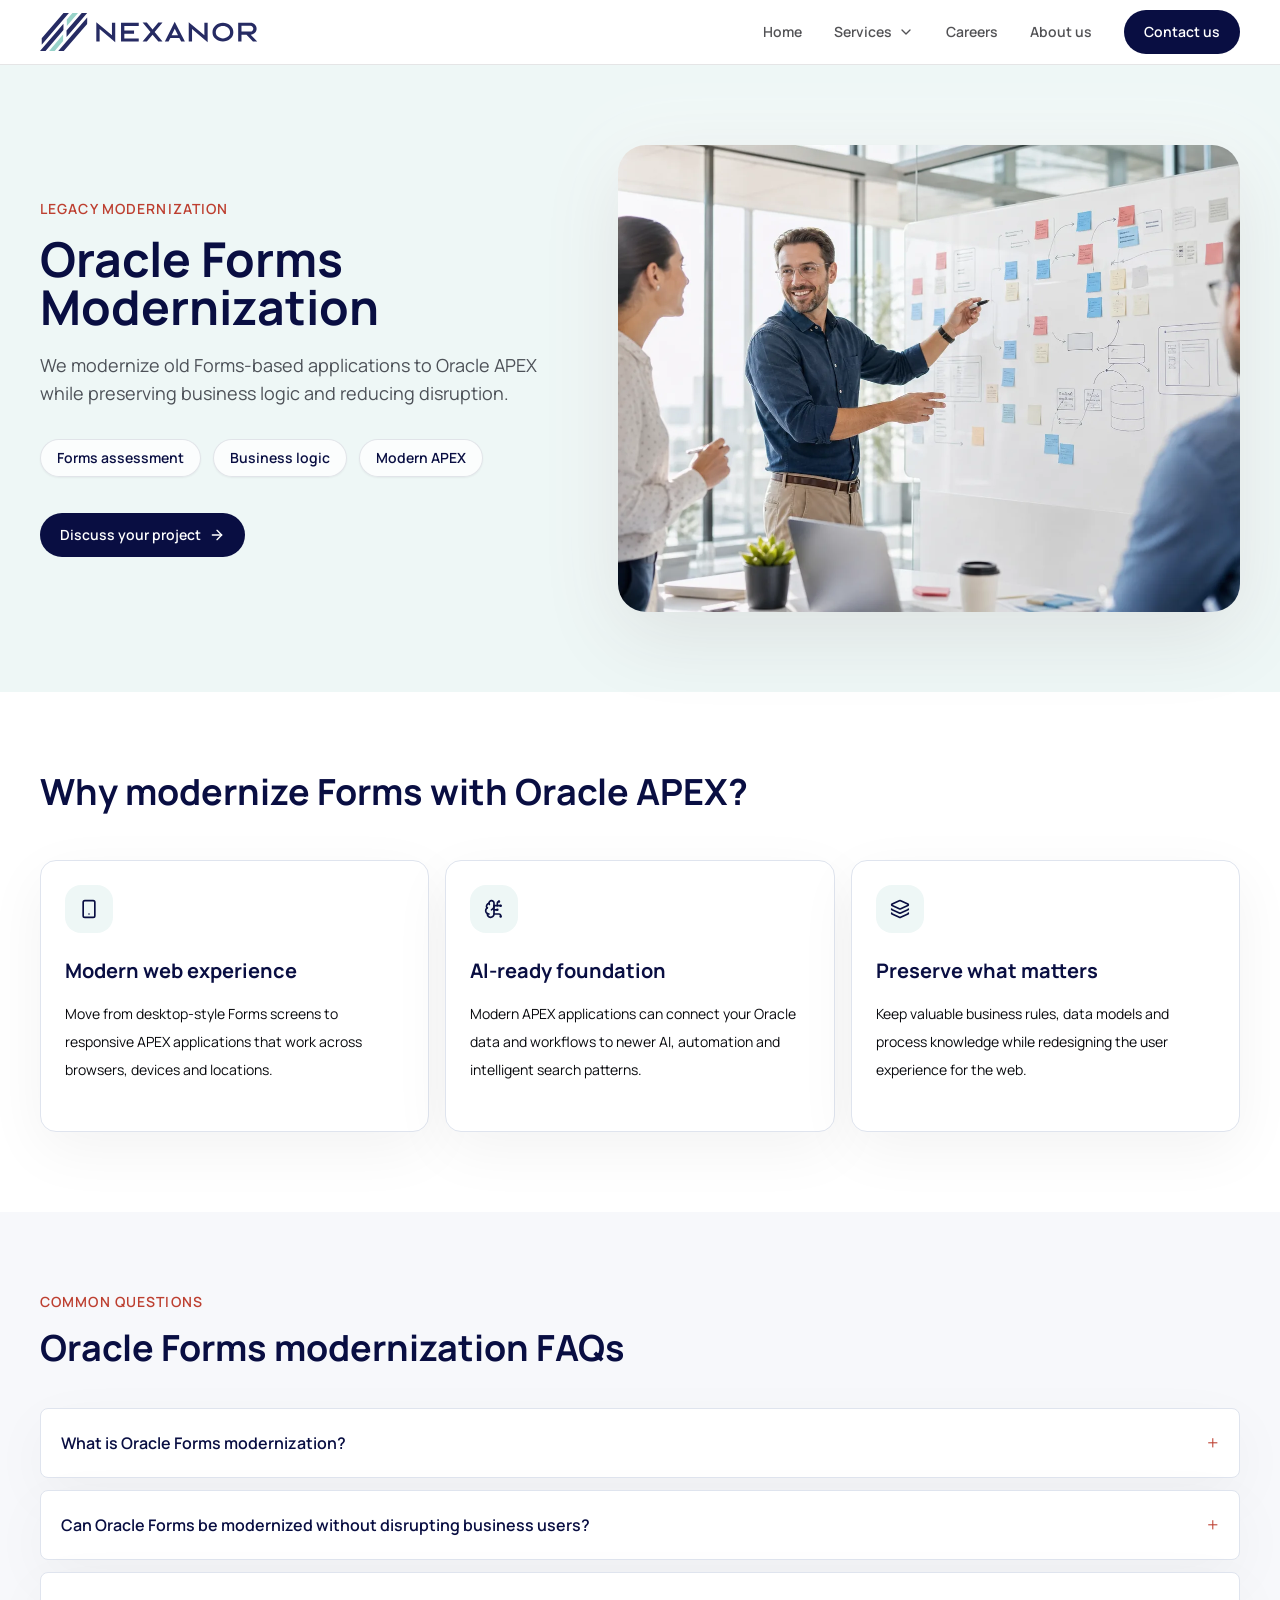
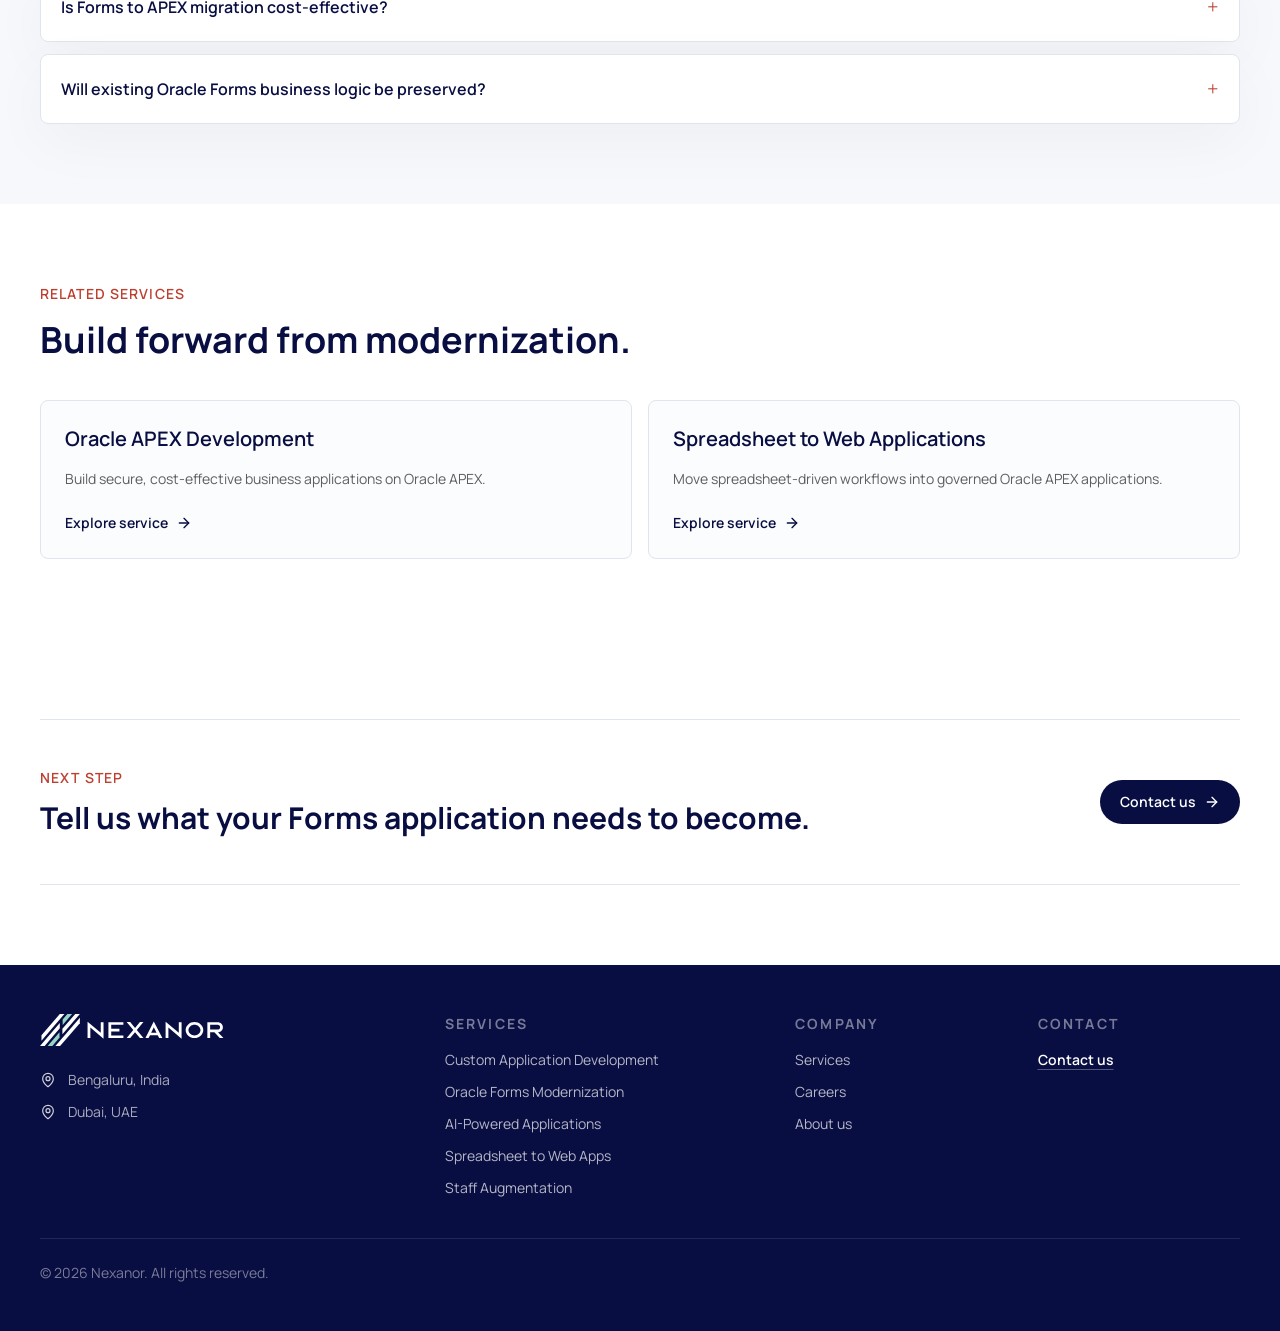
<file: services/oracle-forms-to-apex-modernization/index.html>
<!DOCTYPE html><html lang="en"> <head><meta charset="UTF-8"><meta name="description" content="Oracle Forms modernization and Forms to APEX migration for businesses that need modern web applications while preserving business logic and reducing disruption."><meta name="viewport" content="width=device-width, initial-scale=1.0"><meta name="generator" content="Astro v4.16.19"><link rel="canonical" href="https://www.nexanor.ai/services/oracle-forms-to-apex-modernization/"><link rel="icon" href="/favicon.ico" sizes="any"><link rel="icon" href="/favicon.svg" type="image/svg+xml"><link rel="apple-touch-icon" href="/apple-touch-icon.png"><meta property="og:type" content="website"><meta property="og:site_name" content="Nexanor"><meta property="og:title" content="Oracle Forms Modernization Company | Nexanor"><meta property="og:description" content="Oracle Forms modernization and Forms to APEX migration for businesses that need modern web applications while preserving business logic and reducing disruption."><meta property="og:url" content="https://www.nexanor.ai/services/oracle-forms-to-apex-modernization/"><meta property="og:image" content="https://www.nexanor.ai/og-image.png"><meta property="og:image:width" content="1200"><meta property="og:image:height" content="630"><meta property="og:image:alt" content="Nexanor - Business Applications, Data, AI and Cloud"><meta name="twitter:card" content="summary_large_image"><meta name="twitter:title" content="Oracle Forms Modernization Company | Nexanor"><meta name="twitter:description" content="Oracle Forms modernization and Forms to APEX migration for businesses that need modern web applications while preserving business logic and reducing disruption."><meta name="twitter:image" content="https://www.nexanor.ai/og-image.png"><title>Oracle Forms Modernization Company | Nexanor</title><script type="application/ld+json">{"@context":"https://schema.org","@graph":[{"@type":"Organization","@id":"https://www.nexanor.ai/#organization","name":"Nexanor","url":"https://www.nexanor.ai","description":"Nexanor builds cost-effective business applications using Oracle APEX, helping growing businesses modernize Oracle Forms and replace spreadsheet-driven processes with secure web applications.","areaServed":["Middle East","United Arab Emirates","India","Africa"],"knowsAbout":["Oracle APEX development","Oracle Forms modernization","Forms to APEX migration","Spreadsheet to web application migration","Cost-effective business applications","Oracle Database","Agentic AI workflows"]},{"@type":"WebSite","@id":"https://www.nexanor.ai/#website","name":"Nexanor","url":"https://www.nexanor.ai","publisher":{"@id":"https://www.nexanor.ai/#organization"},"inLanguage":"en"},{"@type":"Service","@id":"https://www.nexanor.ai/services/oracle-forms-to-apex-modernization/#service","name":"Oracle Forms Modernization","serviceType":"Oracle Forms modernization company","url":"https://www.nexanor.ai/services/oracle-forms-to-apex-modernization/","provider":{"@id":"https://www.nexanor.ai/#organization"},"areaServed":["Middle East","United Arab Emirates","India","Africa"],"description":"Oracle Forms modernization and Forms to APEX migration while preserving business logic and reducing disruption.","keywords":"Oracle Forms modernization, Forms to APEX migration, Oracle Forms modernization company, Oracle APEX modernization"},{"@type":"FAQPage","@id":"https://www.nexanor.ai/services/oracle-forms-to-apex-modernization/#faq","mainEntity":[{"@type":"Question","name":"What is Oracle Forms modernization?","acceptedAnswer":{"@type":"Answer","text":"Oracle Forms modernization is the process of moving older Forms-based applications to a modern web experience, often using Oracle APEX, while preserving the business logic that still works."}},{"@type":"Question","name":"Can Oracle Forms be modernized without disrupting business users?","acceptedAnswer":{"@type":"Answer","text":"Yes. A careful modernization plan assesses screens, data flows, integrations and business rules so the move to Oracle APEX can be phased with less operational disruption."}},{"@type":"Question","name":"Is Forms to APEX migration cost-effective?","acceptedAnswer":{"@type":"Answer","text":"For many Oracle customers, Forms to APEX modernization is cost-effective because it uses the existing Oracle ecosystem and focuses effort on modern web usability, maintainability and delivery speed."}},{"@type":"Question","name":"Will existing Oracle Forms business logic be preserved?","acceptedAnswer":{"@type":"Answer","text":"Where possible, valuable business rules, data models and process knowledge are preserved while the user experience is redesigned for modern browser-based access."}}]}]}</script><script async src="https://www.googletagmanager.com/gtag/js?id=G-KNGRKKW37M"></script><link rel="stylesheet" href="/_astro/about.DeyKHMVt.css"><script type="module" src="/_astro/hoisted.DgXRHMoU.js"></script></head> <body> <header class="sticky top-0 z-40 border-b border-ink/10 bg-white/95 backdrop-blur"> <nav class="px-5 sm:px-8 lg:px-10" aria-label="Primary navigation"> <div class="shell flex min-h-16 items-center gap-8"> <a class="flex shrink-0 items-center" href="/" aria-label="Nexanor home"> <img class="h-9 w-auto sm:h-[38px]" src="/brand/nexanor-logo.svg" alt="Nexanor" width="225" height="38" decoding="async"> </a> <div class="ml-auto hidden items-center gap-8 md:flex"> <a class="text-sm font-semibold text-ink/70 transition hover:text-ink" href="/">Home</a> <div class="group relative"> <a class="inline-flex items-center gap-1.5 py-5 text-sm font-semibold text-ink/70 transition hover:text-ink" href="/services/">
Services
<svg xmlns="http://www.w3.org/2000/svg" width="24" height="24" viewBox="0 0 24 24" fill="none" stroke="currentColor" stroke-width="2" stroke-linecap="round" stroke-linejoin="round" aria-hidden="true" class="lucide lucide-chevron-down h-4 w-4 transition group-hover:rotate-180 group-focus-within:rotate-180"> <path d="m6 9 6 6 6-6"></path>  </svg> </a> <div class="invisible absolute left-1/2 top-full w-80 -translate-x-1/2 pt-3 opacity-0 transition group-hover:visible group-hover:opacity-100 group-focus-within:visible group-focus-within:opacity-100"> <div class="rounded-lg border border-line bg-white p-2 shadow-soft"> <a class="block rounded-md px-4 py-3 text-sm font-semibold text-brand hover:bg-cloud" href="/services/">All services</a> <div class="my-1 border-t border-line"></div> <a class="block rounded-md px-4 py-3 text-sm text-ink/70 transition hover:bg-cloud hover:text-brand" href="/services/oracle-apex-development/"> Custom Application Development </a><a class="block rounded-md px-4 py-3 text-sm text-ink/70 transition hover:bg-cloud hover:text-brand" href="/services/oracle-forms-to-apex-modernization/"> Oracle Forms Modernization </a><a class="block rounded-md px-4 py-3 text-sm text-ink/70 transition hover:bg-cloud hover:text-brand" href="/services/ai-powered-applications/"> AI-Powered Applications </a><a class="block rounded-md px-4 py-3 text-sm text-ink/70 transition hover:bg-cloud hover:text-brand" href="/services/spreadsheet-to-web-applications/"> Spreadsheet to Web Applications </a><a class="block rounded-md px-4 py-3 text-sm text-ink/70 transition hover:bg-cloud hover:text-brand" href="/services/oracle-staff-augmentation/"> Oracle Staff Augmentation </a> </div> </div> </div> <a class="text-sm font-semibold text-ink/70 transition hover:text-ink" href="/careers/">Careers</a><a class="text-sm font-semibold text-ink/70 transition hover:text-ink" href="/about/">About us</a> </div> <div class="hidden items-center gap-3 md:flex"> <button class="button-primary" type="button" data-contact-open>Contact us</button> </div> <button class="ml-auto inline-flex h-11 w-11 items-center justify-center rounded-full border border-ink/15 bg-white text-ink md:hidden" type="button" aria-label="Open navigation menu" aria-controls="mobile-menu" aria-expanded="false" data-menu-toggle> <span class="sr-only">Menu</span> <span class="relative block h-4 w-5" aria-hidden="true"> <span class="absolute left-0 top-0 h-0.5 w-5 rounded bg-current transition" data-menu-line></span> <span class="absolute left-0 top-1.5 h-0.5 w-5 rounded bg-current transition" data-menu-line></span> <span class="absolute left-0 top-3 h-0.5 w-5 rounded bg-current transition" data-menu-line></span> </span> </button> </div> </nav> <div id="mobile-menu" class="hidden border-t border-ink/10 bg-white px-5 py-4 md:hidden" data-mobile-menu> <div class="mx-auto flex max-w-7xl flex-col gap-2"> <a class="rounded-lg px-2 py-3 text-base font-semibold text-ink" href="/">Home</a> <details class="group"> <summary class="flex cursor-pointer list-none items-center justify-between rounded-lg px-2 py-3 text-base font-semibold text-ink [&::-webkit-details-marker]:hidden">
Services
<svg xmlns="http://www.w3.org/2000/svg" width="24" height="24" viewBox="0 0 24 24" fill="none" stroke="currentColor" stroke-width="2" stroke-linecap="round" stroke-linejoin="round" aria-hidden="true" class="lucide lucide-chevron-down h-5 w-5 transition group-open:rotate-180"> <path d="m6 9 6 6 6-6"></path>  </svg> </summary> <div class="ml-2 grid border-l border-line pl-3"> <a class="px-2 py-2.5 text-sm font-semibold text-brand" href="/services/">All services</a> <a class="px-2 py-2.5 text-sm text-ink/70" href="/services/oracle-apex-development/">Custom Application Development</a><a class="px-2 py-2.5 text-sm text-ink/70" href="/services/oracle-forms-to-apex-modernization/">Oracle Forms Modernization</a><a class="px-2 py-2.5 text-sm text-ink/70" href="/services/ai-powered-applications/">AI-Powered Applications</a><a class="px-2 py-2.5 text-sm text-ink/70" href="/services/spreadsheet-to-web-applications/">Spreadsheet to Web Applications</a><a class="px-2 py-2.5 text-sm text-ink/70" href="/services/oracle-staff-augmentation/">Oracle Staff Augmentation</a> </div> </details> <a class="rounded-lg px-2 py-3 text-base font-semibold text-ink" href="/careers/">Careers</a><a class="rounded-lg px-2 py-3 text-base font-semibold text-ink" href="/about/">About us</a> <button class="button-primary mt-2 w-full" type="button" data-contact-open>Contact us</button> </div> </div> </header>  <main>  <section class="section bg-[#eef7f6]"> <div class="shell grid items-center gap-12 lg:grid-cols-[0.92fr_1.08fr]"> <div> <p class="eyebrow">Legacy Modernization</p> <h1 class="mt-4 max-w-4xl text-[2.5rem] font-bold leading-[1.08] text-brand sm:text-5xl">
Oracle Forms Modernization
</h1> <p class="mt-5 max-w-2xl text-base leading-8 text-graphite/75 sm:text-lg">
We modernize old Forms-based applications to Oracle APEX while preserving business logic and reducing disruption.
</p> <div class="mt-8 flex flex-wrap gap-3"> <span class="rounded-full border border-brand/10 bg-white/75 px-4 py-2 text-sm font-semibold text-brand shadow-sm">
Forms assessment
</span> <span class="rounded-full border border-brand/10 bg-white/75 px-4 py-2 text-sm font-semibold text-brand shadow-sm">
Business logic
</span> <span class="rounded-full border border-brand/10 bg-white/75 px-4 py-2 text-sm font-semibold text-brand shadow-sm">
Modern APEX
</span> </div> <button class="button-primary mt-9 gap-2" type="button" data-contact-open>
Discuss your project
<svg xmlns="http://www.w3.org/2000/svg" width="24" height="24" viewBox="0 0 24 24" fill="none" stroke="currentColor" stroke-width="2" stroke-linecap="round" stroke-linejoin="round" aria-hidden="true" class="lucide lucide-arrow-right h-4 w-4"> <path d="M5 12h14"></path><path d="m12 5 7 7-7 7"></path>  </svg> </button> </div> <figure class="relative"> <div class="absolute -inset-3 rounded-[2rem] bg-white/60 blur-2xl"></div> <img class="relative aspect-[4/3] w-full rounded-[1.75rem] object-cover shadow-soft" src="/assets/oracle-forms-apex-modernization-whiteboard.webp" alt="Software team planning Oracle Forms modernization on a whiteboard" width="1400" height="933" loading="eager" decoding="async"> </figure> </div> </section> <section class="section bg-white"> <div class="shell"> <h2 class="text-3xl font-bold leading-tight text-brand sm:text-4xl">
Why modernize Forms with Oracle APEX?
</h2> <div class="mt-12 grid gap-4 md:grid-cols-3"> <article class="group min-h-[17rem] rounded-2xl border border-line bg-white p-6 shadow-[0_18px_60px_rgba(8,9,13,0.05)] transition duration-300 hover:-translate-y-1 hover:border-brand/20 hover:shadow-soft"> <div class="flex h-12 w-12 items-center justify-center rounded-2xl bg-[#eef7f6] text-brand transition group-hover:bg-brand group-hover:text-white"> <svg xmlns="http://www.w3.org/2000/svg" width="24" height="24" viewBox="0 0 24 24" fill="none" stroke="currentColor" stroke-width="2" stroke-linecap="round" stroke-linejoin="round" aria-hidden="true" class="lucide lucide-smartphone h-5 w-5"> <rect width="14" height="20" x="5" y="2" rx="2" ry="2"></rect><path d="M12 18h.01"></path>  </svg> </div> <h3 class="mt-6 text-xl font-bold leading-snug text-brand">Modern web experience</h3> <p class="mt-4 text-sm leading-7 text-graphite/68">Move from desktop-style Forms screens to responsive APEX applications that work across browsers, devices and locations.</p> </article><article class="group min-h-[17rem] rounded-2xl border border-line bg-white p-6 shadow-[0_18px_60px_rgba(8,9,13,0.05)] transition duration-300 hover:-translate-y-1 hover:border-brand/20 hover:shadow-soft"> <div class="flex h-12 w-12 items-center justify-center rounded-2xl bg-[#eef7f6] text-brand transition group-hover:bg-brand group-hover:text-white"> <svg xmlns="http://www.w3.org/2000/svg" width="24" height="24" viewBox="0 0 24 24" fill="none" stroke="currentColor" stroke-width="2" stroke-linecap="round" stroke-linejoin="round" aria-hidden="true" class="lucide lucide-brain-circuit h-5 w-5"> <path d="M12 5a3 3 0 1 0-5.997.125 4 4 0 0 0-2.526 5.77 4 4 0 0 0 .556 6.588A4 4 0 1 0 12 18Z"></path><path d="M9 13a4.5 4.5 0 0 0 3-4"></path><path d="M6.003 5.125A3 3 0 0 0 6.401 6.5"></path><path d="M3.477 10.896a4 4 0 0 1 .585-.396"></path><path d="M6 18a4 4 0 0 1-1.967-.516"></path><path d="M12 13h4"></path><path d="M12 18h6a2 2 0 0 1 2 2v1"></path><path d="M12 8h8"></path><path d="M16 8V5a2 2 0 0 1 2-2"></path><circle cx="16" cy="13" r=".5"></circle><circle cx="18" cy="3" r=".5"></circle><circle cx="20" cy="21" r=".5"></circle><circle cx="20" cy="8" r=".5"></circle>  </svg> </div> <h3 class="mt-6 text-xl font-bold leading-snug text-brand">AI-ready foundation</h3> <p class="mt-4 text-sm leading-7 text-graphite/68">Modern APEX applications can connect your Oracle data and workflows to newer AI, automation and intelligent search patterns.</p> </article><article class="group min-h-[17rem] rounded-2xl border border-line bg-white p-6 shadow-[0_18px_60px_rgba(8,9,13,0.05)] transition duration-300 hover:-translate-y-1 hover:border-brand/20 hover:shadow-soft"> <div class="flex h-12 w-12 items-center justify-center rounded-2xl bg-[#eef7f6] text-brand transition group-hover:bg-brand group-hover:text-white"> <svg xmlns="http://www.w3.org/2000/svg" width="24" height="24" viewBox="0 0 24 24" fill="none" stroke="currentColor" stroke-width="2" stroke-linecap="round" stroke-linejoin="round" aria-hidden="true" class="lucide lucide-layers h-5 w-5"> <path d="M12.83 2.18a2 2 0 0 0-1.66 0L2.6 6.08a1 1 0 0 0 0 1.83l8.58 3.91a2 2 0 0 0 1.66 0l8.58-3.9a1 1 0 0 0 0-1.83z"></path><path d="M2 12a1 1 0 0 0 .58.91l8.6 3.91a2 2 0 0 0 1.65 0l8.58-3.9A1 1 0 0 0 22 12"></path><path d="M2 17a1 1 0 0 0 .58.91l8.6 3.91a2 2 0 0 0 1.65 0l8.58-3.9A1 1 0 0 0 22 17"></path>  </svg> </div> <h3 class="mt-6 text-xl font-bold leading-snug text-brand">Preserve what matters</h3> <p class="mt-4 text-sm leading-7 text-graphite/68">Keep valuable business rules, data models and process knowledge while redesigning the user experience for the web.</p> </article> </div> </div> </section> <section class="section bg-cloud"> <div class="shell"> <div class="max-w-3xl"> <p class="eyebrow">Common questions</p> <h2 class="mt-4 text-3xl font-bold leading-tight text-brand sm:text-4xl">Oracle Forms modernization FAQs</h2> </div> <div class="mt-10 grid gap-3"> <details class="group rounded-lg border border-line bg-white p-5 shadow-[0_18px_60px_rgba(8,9,13,0.04)]"> <summary class="flex cursor-pointer list-none items-center justify-between gap-5 text-base font-semibold text-brand [&::-webkit-details-marker]:hidden"> What is Oracle Forms modernization? <span class="text-xl font-light text-oracle transition group-open:rotate-45" aria-hidden="true">+</span> </summary> <p class="mt-4 max-w-4xl text-sm leading-7 text-graphite/70">Oracle Forms modernization is the process of moving older Forms-based applications to a modern web experience, often using Oracle APEX, while preserving the business logic that still works.</p> </details><details class="group rounded-lg border border-line bg-white p-5 shadow-[0_18px_60px_rgba(8,9,13,0.04)]"> <summary class="flex cursor-pointer list-none items-center justify-between gap-5 text-base font-semibold text-brand [&::-webkit-details-marker]:hidden"> Can Oracle Forms be modernized without disrupting business users? <span class="text-xl font-light text-oracle transition group-open:rotate-45" aria-hidden="true">+</span> </summary> <p class="mt-4 max-w-4xl text-sm leading-7 text-graphite/70">Yes. A careful modernization plan assesses screens, data flows, integrations and business rules so the move to Oracle APEX can be phased with less operational disruption.</p> </details><details class="group rounded-lg border border-line bg-white p-5 shadow-[0_18px_60px_rgba(8,9,13,0.04)]"> <summary class="flex cursor-pointer list-none items-center justify-between gap-5 text-base font-semibold text-brand [&::-webkit-details-marker]:hidden"> Is Forms to APEX migration cost-effective? <span class="text-xl font-light text-oracle transition group-open:rotate-45" aria-hidden="true">+</span> </summary> <p class="mt-4 max-w-4xl text-sm leading-7 text-graphite/70">For many Oracle customers, Forms to APEX modernization is cost-effective because it uses the existing Oracle ecosystem and focuses effort on modern web usability, maintainability and delivery speed.</p> </details><details class="group rounded-lg border border-line bg-white p-5 shadow-[0_18px_60px_rgba(8,9,13,0.04)]"> <summary class="flex cursor-pointer list-none items-center justify-between gap-5 text-base font-semibold text-brand [&::-webkit-details-marker]:hidden"> Will existing Oracle Forms business logic be preserved? <span class="text-xl font-light text-oracle transition group-open:rotate-45" aria-hidden="true">+</span> </summary> <p class="mt-4 max-w-4xl text-sm leading-7 text-graphite/70">Where possible, valuable business rules, data models and process knowledge are preserved while the user experience is redesigned for modern browser-based access.</p> </details> </div> </div> </section> <section class="section bg-white"> <div class="shell"> <div class="max-w-3xl"> <p class="eyebrow">Related services</p> <h2 class="mt-4 text-3xl font-bold leading-tight text-brand sm:text-4xl">Build forward from modernization.</h2> </div> <div class="mt-10 grid gap-4 md:grid-cols-2"> <a class="group rounded-lg border border-line bg-[#fbfcfd] p-6 transition duration-200 hover:-translate-y-1 hover:border-brand/25 hover:bg-white hover:shadow-soft" href="/services/oracle-apex-development/"> <h3 class="text-xl font-semibold text-brand">Oracle APEX Development</h3> <p class="mt-3 text-sm leading-7 text-ink/65">Build secure, cost-effective business applications on Oracle APEX.</p> <span class="mt-5 inline-flex items-center gap-2 text-sm font-semibold text-brand transition group-hover:text-oracle">
Explore service
<svg xmlns="http://www.w3.org/2000/svg" width="24" height="24" viewBox="0 0 24 24" fill="none" stroke="currentColor" stroke-width="2" stroke-linecap="round" stroke-linejoin="round" aria-hidden="true" class="lucide lucide-arrow-right h-4 w-4"> <path d="M5 12h14"></path><path d="m12 5 7 7-7 7"></path>  </svg> </span> </a><a class="group rounded-lg border border-line bg-[#fbfcfd] p-6 transition duration-200 hover:-translate-y-1 hover:border-brand/25 hover:bg-white hover:shadow-soft" href="/services/spreadsheet-to-web-applications/"> <h3 class="text-xl font-semibold text-brand">Spreadsheet to Web Applications</h3> <p class="mt-3 text-sm leading-7 text-ink/65">Move spreadsheet-driven workflows into governed Oracle APEX applications.</p> <span class="mt-5 inline-flex items-center gap-2 text-sm font-semibold text-brand transition group-hover:text-oracle">
Explore service
<svg xmlns="http://www.w3.org/2000/svg" width="24" height="24" viewBox="0 0 24 24" fill="none" stroke="currentColor" stroke-width="2" stroke-linecap="round" stroke-linejoin="round" aria-hidden="true" class="lucide lucide-arrow-right h-4 w-4"> <path d="M5 12h14"></path><path d="m12 5 7 7-7 7"></path>  </svg> </span> </a> </div> </div> </section> <section class="section bg-white"> <div class="shell flex flex-col items-start justify-between gap-6 border-y border-line py-12 sm:flex-row sm:items-center"> <div> <p class="eyebrow">Next step</p> <h2 class="mt-3 text-2xl font-bold leading-tight text-brand sm:text-3xl">Tell us what your Forms application needs to become.</h2> </div> <button class="button-primary gap-2" type="button" data-contact-open>
Contact us
<svg xmlns="http://www.w3.org/2000/svg" width="24" height="24" viewBox="0 0 24 24" fill="none" stroke="currentColor" stroke-width="2" stroke-linecap="round" stroke-linejoin="round" aria-hidden="true" class="lucide lucide-arrow-right h-4 w-4"> <path d="M5 12h14"></path><path d="m12 5 7 7-7 7"></path>  </svg> </button> </div> </section>  </main> <footer class="border-t border-brand/10 bg-brand px-5 py-12 text-white sm:px-8 lg:px-10"> <div class="shell grid gap-10 sm:grid-cols-2 lg:grid-cols-[1.35fr_1.15fr_0.75fr_0.75fr]"> <div> <a class="inline-flex items-center" href="/" aria-label="Nexanor home"> <img class="h-8 w-auto" src="/brand/nexanor-logo-footer.svg" alt="Nexanor" width="190" height="32" loading="lazy" decoding="async"> </a> <div class="mt-4 grid max-w-md gap-2 text-sm leading-6 text-white/65"> <p class="flex items-center gap-3"> <svg xmlns="http://www.w3.org/2000/svg" width="24" height="24" viewBox="0 0 24 24" fill="none" stroke="currentColor" stroke-width="1.8" stroke-linecap="round" stroke-linejoin="round" aria-hidden="true" class="lucide lucide-map-pin h-4 w-4 shrink-0 text-white/80"> <path d="M20 10c0 4.993-5.539 10.193-7.399 11.799a1 1 0 0 1-1.202 0C9.539 20.193 4 14.993 4 10a8 8 0 0 1 16 0"></path><circle cx="12" cy="10" r="3"></circle>  </svg>
Bengaluru, India
</p> <p class="flex items-center gap-3"> <svg xmlns="http://www.w3.org/2000/svg" width="24" height="24" viewBox="0 0 24 24" fill="none" stroke="currentColor" stroke-width="1.8" stroke-linecap="round" stroke-linejoin="round" aria-hidden="true" class="lucide lucide-map-pin h-4 w-4 shrink-0 text-white/80"> <path d="M20 10c0 4.993-5.539 10.193-7.399 11.799a1 1 0 0 1-1.202 0C9.539 20.193 4 14.993 4 10a8 8 0 0 1 16 0"></path><circle cx="12" cy="10" r="3"></circle>  </svg>
Dubai, UAE
</p> </div> </div> <div> <h2 class="text-sm font-bold uppercase tracking-[0.16em] text-white/45">Services</h2> <ul class="mt-4 grid gap-3 text-sm text-white/70"> <li><a class="hover:text-white" href="/services/oracle-apex-development/">Custom Application Development</a></li><li><a class="hover:text-white" href="/services/oracle-forms-to-apex-modernization/">Oracle Forms Modernization</a></li><li><a class="hover:text-white" href="/services/ai-powered-applications/">AI-Powered Applications</a></li><li><a class="hover:text-white" href="/services/spreadsheet-to-web-applications/">Spreadsheet to Web Apps</a></li><li><a class="hover:text-white" href="/services/oracle-staff-augmentation/">Staff Augmentation</a></li> </ul> </div> <div> <h2 class="text-sm font-bold uppercase tracking-[0.16em] text-white/45">Company</h2> <ul class="mt-4 grid gap-3 text-sm text-white/70"> <li><a class="hover:text-white" href="/services/">Services</a></li> <li><a class="hover:text-white" href="/careers/">Careers</a></li> <li><a class="hover:text-white" href="/about/">About us</a></li> </ul> </div> <div> <h2 class="text-sm font-bold uppercase tracking-[0.16em] text-white/45">Contact</h2> <button class="mt-4 text-left text-sm font-semibold text-white underline decoration-white/30 underline-offset-4 hover:decoration-white" type="button" data-contact-open>
Contact us
</button> </div> </div> <div class="shell mt-10 border-t border-white/10 pt-6 text-sm text-white/45"> <p>&copy; 2026 Nexanor. All rights reserved.</p> </div> </footer> <div class="fixed right-4 top-4 z-[60] hidden w-[calc(100%-2rem)] max-w-md rounded-2xl border bg-white p-4 shadow-soft sm:right-6 sm:top-6" role="status" aria-live="polite" data-contact-toast> <div class="flex items-start gap-3"> <span class="mt-1 h-2.5 w-2.5 shrink-0 rounded-full" data-contact-toast-dot></span> <p class="text-sm font-semibold leading-6" data-contact-toast-text></p> </div> </div> <div class="fixed inset-0 z-50 hidden items-start justify-center overflow-y-auto px-4 py-4 sm:items-center sm:px-5 sm:py-6" role="dialog" aria-modal="true" aria-labelledby="contact-title" data-contact-modal> <button class="absolute inset-0 bg-ink/60 backdrop-blur-sm" type="button" aria-label="Close contact form" data-contact-close></button> <section class="relative z-10 w-full max-w-xl rounded-2xl bg-white p-5 shadow-soft sm:max-h-[calc(100vh-3rem)] sm:overflow-y-auto sm:p-8"> <div class="flex items-start justify-between gap-6"> <div> <p class="eyebrow">Start a conversation</p> <h2 id="contact-title" class="mt-3 text-2xl font-bold text-ink sm:text-3xl">Contact us</h2> <p class="mt-3 text-sm leading-6 text-ink/65">Tell us what you are trying to build, modernize or simplify.</p> </div> <button class="sticky top-0 flex h-10 w-10 shrink-0 items-center justify-center rounded-full border border-ink/15 bg-white text-ink shadow-sm transition hover:border-ink/40" type="button" aria-label="Close contact form" data-contact-close> <span aria-hidden="true">&times;</span> </button> </div> <form class="mt-6 grid gap-4" data-contact-form> <div class="hidden" aria-hidden="true"> <label>
Website
<input type="text" name="website" tabindex="-1" autocomplete="off"> </label> </div> <label class="grid gap-2 text-sm font-semibold text-ink"> <span>Name <span class="text-oracle" aria-hidden="true">*</span></span> <input class="rounded-xl border border-ink/10 bg-cloud px-4 py-3 text-base font-normal outline-none transition focus:border-brand/35 focus:bg-white focus:ring-2 focus:ring-brand/10" type="text" name="fullName" autocomplete="name" maxlength="200" required> </label> <label class="grid gap-2 text-sm font-semibold text-ink"> <span>Email <span class="text-oracle" aria-hidden="true">*</span></span> <input class="rounded-xl border border-ink/10 bg-cloud px-4 py-3 text-base font-normal outline-none transition focus:border-brand/35 focus:bg-white focus:ring-2 focus:ring-brand/10" type="email" name="email" autocomplete="email" maxlength="320" required> </label> <div class="grid gap-4 sm:grid-cols-2"> <label class="grid gap-2 text-sm font-semibold text-ink">
Company
<input class="rounded-xl border border-ink/10 bg-cloud px-4 py-3 text-base font-normal outline-none transition focus:border-brand/35 focus:bg-white focus:ring-2 focus:ring-brand/10" type="text" name="companyName" autocomplete="organization" maxlength="200"> </label> <label class="grid gap-2 text-sm font-semibold text-ink"> <span>Phone <span class="text-oracle" aria-hidden="true">*</span></span> <input class="rounded-xl border border-ink/10 bg-cloud px-4 py-3 text-base font-normal outline-none transition focus:border-brand/35 focus:bg-white focus:ring-2 focus:ring-brand/10" type="tel" name="phone" autocomplete="tel" maxlength="80" placeholder="+971 50..." pattern="^+?[0-9 ()-]{7,30}$" required> </label> </div> <label class="grid gap-2 text-sm font-semibold text-ink"> <span>Message <span class="text-oracle" aria-hidden="true">*</span></span> <textarea class="min-h-32 rounded-xl border border-ink/10 bg-cloud px-4 py-3 text-base font-normal outline-none transition focus:border-brand/35 focus:bg-white focus:ring-2 focus:ring-brand/10" name="message" maxlength="4000" required data-contact-message-input></textarea> <span class="text-right text-xs font-normal leading-5 text-ink/45" data-contact-message-count>0 / 4000</span> </label> <p class="hidden rounded-2xl border px-4 py-3 text-sm leading-6" data-contact-message role="status" aria-live="polite"></p> <button class="mt-2 inline-flex items-center justify-center rounded-full bg-brand px-5 py-3 text-sm font-semibold text-white transition hover:bg-[#151c60] focus:outline-none focus:ring-2 focus:ring-brand focus:ring-offset-2 disabled:cursor-wait disabled:bg-brand/65" type="submit" data-contact-submit>
Send message
</button> </form> </section> </div>  </body></html>
</file>
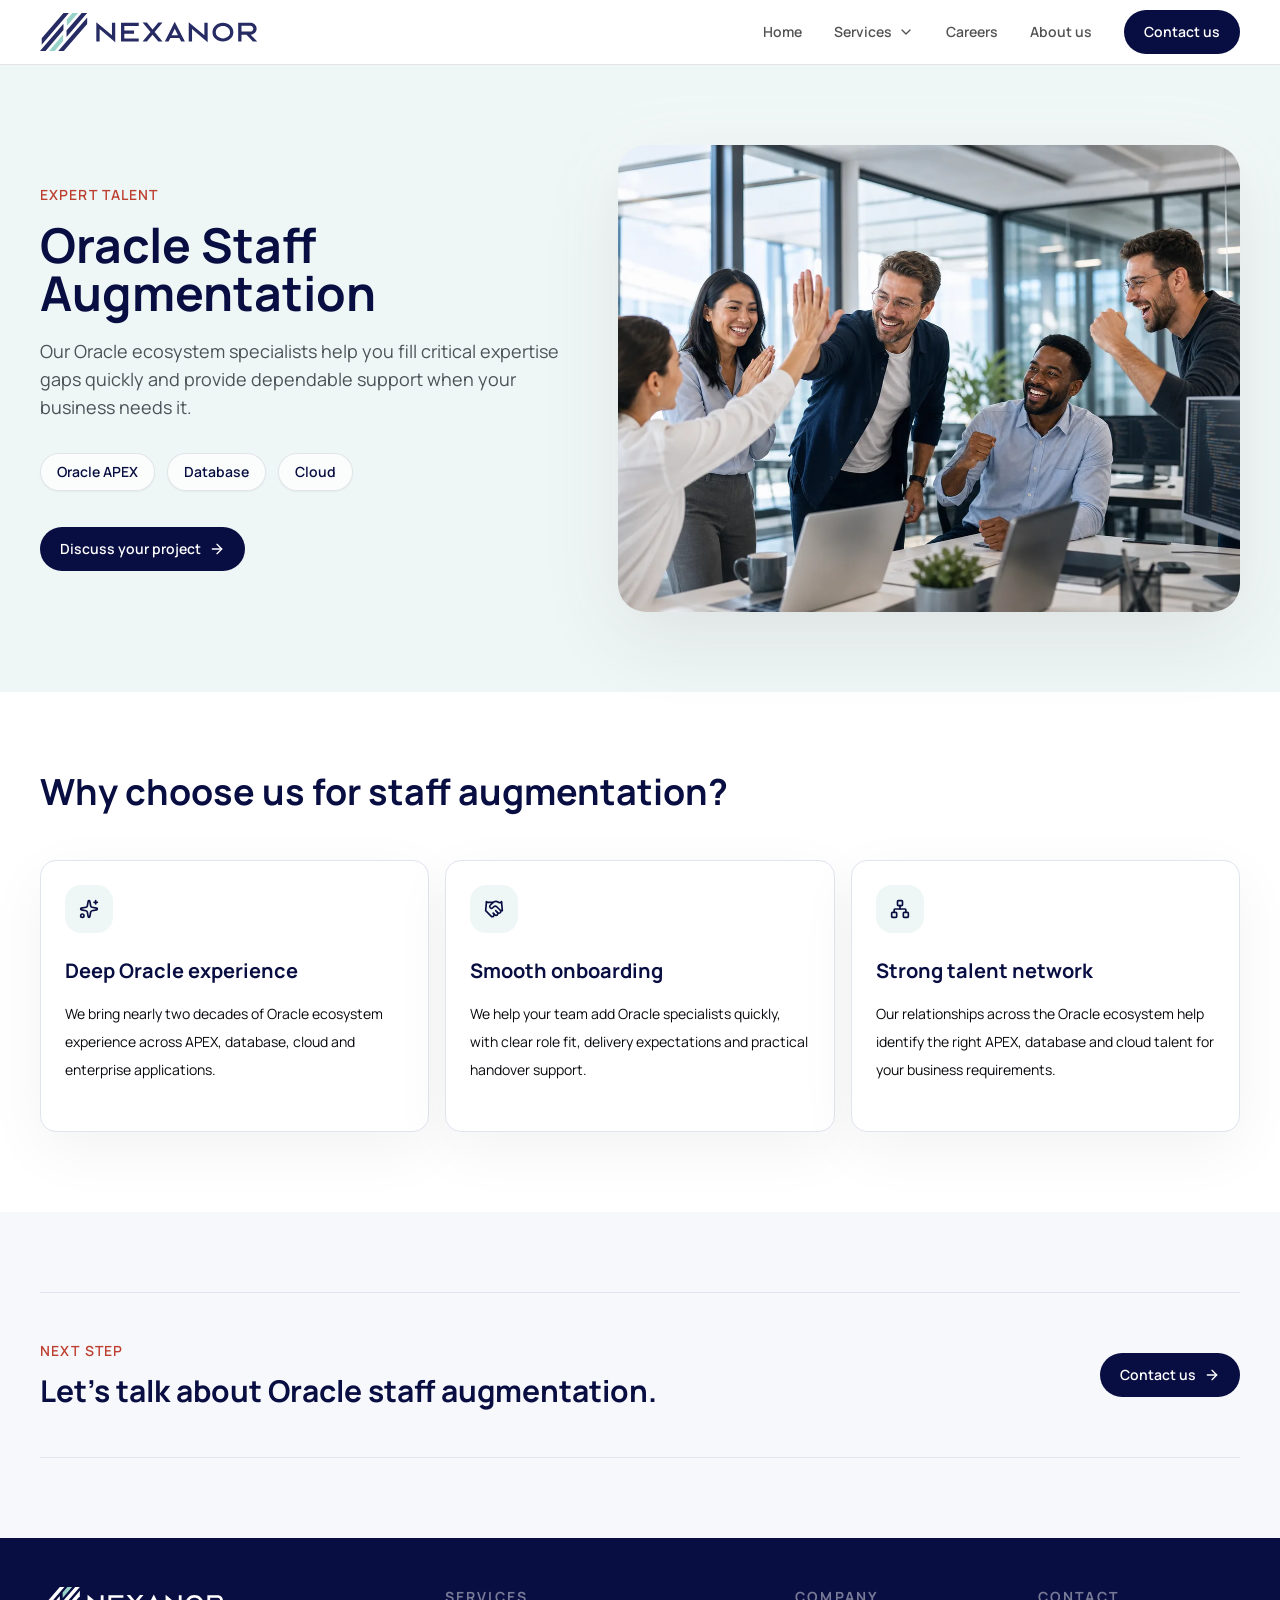
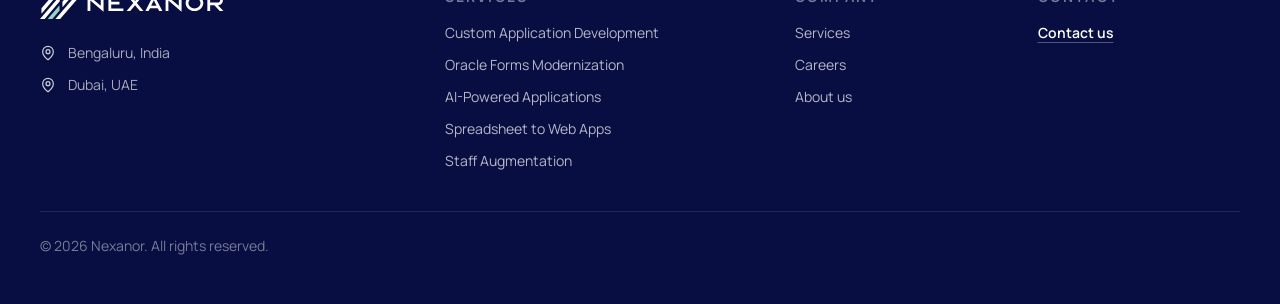
<file: services/oracle-staff-augmentation/index.html>
<!DOCTYPE html><html lang="en"> <head><meta charset="UTF-8"><meta name="description" content="Oracle staff augmentation for APEX, database, cloud and enterprise application teams that need experienced Oracle specialists and flexible delivery support."><meta name="viewport" content="width=device-width, initial-scale=1.0"><meta name="generator" content="Astro v4.16.19"><link rel="canonical" href="https://www.nexanor.ai/services/oracle-staff-augmentation/"><link rel="icon" href="/favicon.ico" sizes="any"><link rel="icon" href="/favicon.svg" type="image/svg+xml"><link rel="apple-touch-icon" href="/apple-touch-icon.png"><meta property="og:type" content="website"><meta property="og:site_name" content="Nexanor"><meta property="og:title" content="Oracle Staff Augmentation | Nexanor"><meta property="og:description" content="Oracle staff augmentation for APEX, database, cloud and enterprise application teams that need experienced Oracle specialists and flexible delivery support."><meta property="og:url" content="https://www.nexanor.ai/services/oracle-staff-augmentation/"><meta property="og:image" content="https://www.nexanor.ai/og-image.png"><meta property="og:image:width" content="1200"><meta property="og:image:height" content="630"><meta property="og:image:alt" content="Nexanor - Business Applications, Data, AI and Cloud"><meta name="twitter:card" content="summary_large_image"><meta name="twitter:title" content="Oracle Staff Augmentation | Nexanor"><meta name="twitter:description" content="Oracle staff augmentation for APEX, database, cloud and enterprise application teams that need experienced Oracle specialists and flexible delivery support."><meta name="twitter:image" content="https://www.nexanor.ai/og-image.png"><title>Oracle Staff Augmentation | Nexanor</title><script type="application/ld+json">{"@context":"https://schema.org","@graph":[{"@type":"Organization","@id":"https://www.nexanor.ai/#organization","name":"Nexanor","url":"https://www.nexanor.ai","description":"Nexanor builds cost-effective business applications using Oracle APEX, helping growing businesses modernize Oracle Forms and replace spreadsheet-driven processes with secure web applications.","areaServed":["Middle East","United Arab Emirates","India","Africa"],"knowsAbout":["Oracle APEX development","Oracle Forms modernization","Forms to APEX migration","Spreadsheet to web application migration","Cost-effective business applications","Oracle Database","Agentic AI workflows"]},{"@type":"WebSite","@id":"https://www.nexanor.ai/#website","name":"Nexanor","url":"https://www.nexanor.ai","publisher":{"@id":"https://www.nexanor.ai/#organization"},"inLanguage":"en"}]}</script><script async src="https://www.googletagmanager.com/gtag/js?id=G-KNGRKKW37M"></script><link rel="stylesheet" href="/_astro/about.DeyKHMVt.css"><script type="module" src="/_astro/hoisted.DgXRHMoU.js"></script></head> <body> <header class="sticky top-0 z-40 border-b border-ink/10 bg-white/95 backdrop-blur"> <nav class="px-5 sm:px-8 lg:px-10" aria-label="Primary navigation"> <div class="shell flex min-h-16 items-center gap-8"> <a class="flex shrink-0 items-center" href="/" aria-label="Nexanor home"> <img class="h-9 w-auto sm:h-[38px]" src="/brand/nexanor-logo.svg" alt="Nexanor" width="225" height="38" decoding="async"> </a> <div class="ml-auto hidden items-center gap-8 md:flex"> <a class="text-sm font-semibold text-ink/70 transition hover:text-ink" href="/">Home</a> <div class="group relative"> <a class="inline-flex items-center gap-1.5 py-5 text-sm font-semibold text-ink/70 transition hover:text-ink" href="/services/">
Services
<svg xmlns="http://www.w3.org/2000/svg" width="24" height="24" viewBox="0 0 24 24" fill="none" stroke="currentColor" stroke-width="2" stroke-linecap="round" stroke-linejoin="round" aria-hidden="true" class="lucide lucide-chevron-down h-4 w-4 transition group-hover:rotate-180 group-focus-within:rotate-180"> <path d="m6 9 6 6 6-6"></path>  </svg> </a> <div class="invisible absolute left-1/2 top-full w-80 -translate-x-1/2 pt-3 opacity-0 transition group-hover:visible group-hover:opacity-100 group-focus-within:visible group-focus-within:opacity-100"> <div class="rounded-lg border border-line bg-white p-2 shadow-soft"> <a class="block rounded-md px-4 py-3 text-sm font-semibold text-brand hover:bg-cloud" href="/services/">All services</a> <div class="my-1 border-t border-line"></div> <a class="block rounded-md px-4 py-3 text-sm text-ink/70 transition hover:bg-cloud hover:text-brand" href="/services/oracle-apex-development/"> Custom Application Development </a><a class="block rounded-md px-4 py-3 text-sm text-ink/70 transition hover:bg-cloud hover:text-brand" href="/services/oracle-forms-to-apex-modernization/"> Oracle Forms Modernization </a><a class="block rounded-md px-4 py-3 text-sm text-ink/70 transition hover:bg-cloud hover:text-brand" href="/services/ai-powered-applications/"> AI-Powered Applications </a><a class="block rounded-md px-4 py-3 text-sm text-ink/70 transition hover:bg-cloud hover:text-brand" href="/services/spreadsheet-to-web-applications/"> Spreadsheet to Web Applications </a><a class="block rounded-md px-4 py-3 text-sm text-ink/70 transition hover:bg-cloud hover:text-brand" href="/services/oracle-staff-augmentation/"> Oracle Staff Augmentation </a> </div> </div> </div> <a class="text-sm font-semibold text-ink/70 transition hover:text-ink" href="/careers/">Careers</a><a class="text-sm font-semibold text-ink/70 transition hover:text-ink" href="/about/">About us</a> </div> <div class="hidden items-center gap-3 md:flex"> <button class="button-primary" type="button" data-contact-open>Contact us</button> </div> <button class="ml-auto inline-flex h-11 w-11 items-center justify-center rounded-full border border-ink/15 bg-white text-ink md:hidden" type="button" aria-label="Open navigation menu" aria-controls="mobile-menu" aria-expanded="false" data-menu-toggle> <span class="sr-only">Menu</span> <span class="relative block h-4 w-5" aria-hidden="true"> <span class="absolute left-0 top-0 h-0.5 w-5 rounded bg-current transition" data-menu-line></span> <span class="absolute left-0 top-1.5 h-0.5 w-5 rounded bg-current transition" data-menu-line></span> <span class="absolute left-0 top-3 h-0.5 w-5 rounded bg-current transition" data-menu-line></span> </span> </button> </div> </nav> <div id="mobile-menu" class="hidden border-t border-ink/10 bg-white px-5 py-4 md:hidden" data-mobile-menu> <div class="mx-auto flex max-w-7xl flex-col gap-2"> <a class="rounded-lg px-2 py-3 text-base font-semibold text-ink" href="/">Home</a> <details class="group"> <summary class="flex cursor-pointer list-none items-center justify-between rounded-lg px-2 py-3 text-base font-semibold text-ink [&::-webkit-details-marker]:hidden">
Services
<svg xmlns="http://www.w3.org/2000/svg" width="24" height="24" viewBox="0 0 24 24" fill="none" stroke="currentColor" stroke-width="2" stroke-linecap="round" stroke-linejoin="round" aria-hidden="true" class="lucide lucide-chevron-down h-5 w-5 transition group-open:rotate-180"> <path d="m6 9 6 6 6-6"></path>  </svg> </summary> <div class="ml-2 grid border-l border-line pl-3"> <a class="px-2 py-2.5 text-sm font-semibold text-brand" href="/services/">All services</a> <a class="px-2 py-2.5 text-sm text-ink/70" href="/services/oracle-apex-development/">Custom Application Development</a><a class="px-2 py-2.5 text-sm text-ink/70" href="/services/oracle-forms-to-apex-modernization/">Oracle Forms Modernization</a><a class="px-2 py-2.5 text-sm text-ink/70" href="/services/ai-powered-applications/">AI-Powered Applications</a><a class="px-2 py-2.5 text-sm text-ink/70" href="/services/spreadsheet-to-web-applications/">Spreadsheet to Web Applications</a><a class="px-2 py-2.5 text-sm text-ink/70" href="/services/oracle-staff-augmentation/">Oracle Staff Augmentation</a> </div> </details> <a class="rounded-lg px-2 py-3 text-base font-semibold text-ink" href="/careers/">Careers</a><a class="rounded-lg px-2 py-3 text-base font-semibold text-ink" href="/about/">About us</a> <button class="button-primary mt-2 w-full" type="button" data-contact-open>Contact us</button> </div> </div> </header>  <main>  <section class="section bg-[#eef7f6]"> <div class="shell grid items-center gap-12 lg:grid-cols-[0.92fr_1.08fr]"> <div> <p class="eyebrow">Expert Talent</p> <h1 class="mt-4 max-w-4xl text-[2.5rem] font-bold leading-[1.08] text-brand sm:text-5xl">
Oracle Staff Augmentation
</h1> <p class="mt-5 max-w-2xl text-base leading-8 text-graphite/75 sm:text-lg">
Our Oracle ecosystem specialists help you fill critical expertise gaps quickly and provide dependable support when your business needs it.
</p> <div class="mt-8 flex flex-wrap gap-3"> <span class="rounded-full border border-brand/10 bg-white/75 px-4 py-2 text-sm font-semibold text-brand shadow-sm">
Oracle APEX
</span> <span class="rounded-full border border-brand/10 bg-white/75 px-4 py-2 text-sm font-semibold text-brand shadow-sm">
Database
</span> <span class="rounded-full border border-brand/10 bg-white/75 px-4 py-2 text-sm font-semibold text-brand shadow-sm">
Cloud
</span> </div> <button class="button-primary mt-9 gap-2" type="button" data-contact-open>
Discuss your project
<svg xmlns="http://www.w3.org/2000/svg" width="24" height="24" viewBox="0 0 24 24" fill="none" stroke="currentColor" stroke-width="2" stroke-linecap="round" stroke-linejoin="round" aria-hidden="true" class="lucide lucide-arrow-right h-4 w-4"> <path d="M5 12h14"></path><path d="m12 5 7 7-7 7"></path>  </svg> </button> </div> <figure class="relative"> <div class="absolute -inset-3 rounded-[2rem] bg-white/60 blur-2xl"></div> <img class="relative aspect-[4/3] w-full rounded-[1.75rem] object-cover shadow-soft" src="/assets/oracle-staff-augmentation-team-success.webp" alt="Software team celebrating successful delivery in a modern office" width="1400" height="933" loading="eager" decoding="async"> </figure> </div> </section> <section class="section bg-white"> <div class="shell"> <h2 class="text-3xl font-bold leading-tight text-brand sm:text-4xl">
Why choose us for staff augmentation?
</h2> <div class="mt-12 grid gap-4 md:grid-cols-3"> <article class="group min-h-[17rem] rounded-2xl border border-line bg-white p-6 shadow-[0_18px_60px_rgba(8,9,13,0.05)] transition duration-300 hover:-translate-y-1 hover:border-brand/20 hover:shadow-soft"> <div class="flex h-12 w-12 items-center justify-center rounded-2xl bg-[#eef7f6] text-brand transition group-hover:bg-brand group-hover:text-white"> <svg xmlns="http://www.w3.org/2000/svg" width="24" height="24" viewBox="0 0 24 24" fill="none" stroke="currentColor" stroke-width="2" stroke-linecap="round" stroke-linejoin="round" aria-hidden="true" class="lucide lucide-sparkles h-5 w-5"> <path d="M11.017 2.814a1 1 0 0 1 1.966 0l1.051 5.558a2 2 0 0 0 1.594 1.594l5.558 1.051a1 1 0 0 1 0 1.966l-5.558 1.051a2 2 0 0 0-1.594 1.594l-1.051 5.558a1 1 0 0 1-1.966 0l-1.051-5.558a2 2 0 0 0-1.594-1.594l-5.558-1.051a1 1 0 0 1 0-1.966l5.558-1.051a2 2 0 0 0 1.594-1.594z"></path><path d="M20 2v4"></path><path d="M22 4h-4"></path><circle cx="4" cy="20" r="2"></circle>  </svg> </div> <h3 class="mt-6 text-xl font-bold leading-snug text-brand">Deep Oracle experience</h3> <p class="mt-4 text-sm leading-7 text-graphite/68">We bring nearly two decades of Oracle ecosystem experience across APEX, database, cloud and enterprise applications.</p> </article><article class="group min-h-[17rem] rounded-2xl border border-line bg-white p-6 shadow-[0_18px_60px_rgba(8,9,13,0.05)] transition duration-300 hover:-translate-y-1 hover:border-brand/20 hover:shadow-soft"> <div class="flex h-12 w-12 items-center justify-center rounded-2xl bg-[#eef7f6] text-brand transition group-hover:bg-brand group-hover:text-white"> <svg xmlns="http://www.w3.org/2000/svg" width="24" height="24" viewBox="0 0 24 24" fill="none" stroke="currentColor" stroke-width="2" stroke-linecap="round" stroke-linejoin="round" aria-hidden="true" class="lucide lucide-handshake h-5 w-5"> <path d="m11 17 2 2a1 1 0 1 0 3-3"></path><path d="m14 14 2.5 2.5a1 1 0 1 0 3-3l-3.88-3.88a3 3 0 0 0-4.24 0l-.88.88a1 1 0 1 1-3-3l2.81-2.81a5.79 5.79 0 0 1 7.06-.87l.47.28a2 2 0 0 0 1.42.25L21 4"></path><path d="m21 3 1 11h-2"></path><path d="M3 3 2 14l6.5 6.5a1 1 0 1 0 3-3"></path><path d="M3 4h8"></path>  </svg> </div> <h3 class="mt-6 text-xl font-bold leading-snug text-brand">Smooth onboarding</h3> <p class="mt-4 text-sm leading-7 text-graphite/68">We help your team add Oracle specialists quickly, with clear role fit, delivery expectations and practical handover support.</p> </article><article class="group min-h-[17rem] rounded-2xl border border-line bg-white p-6 shadow-[0_18px_60px_rgba(8,9,13,0.05)] transition duration-300 hover:-translate-y-1 hover:border-brand/20 hover:shadow-soft"> <div class="flex h-12 w-12 items-center justify-center rounded-2xl bg-[#eef7f6] text-brand transition group-hover:bg-brand group-hover:text-white"> <svg xmlns="http://www.w3.org/2000/svg" width="24" height="24" viewBox="0 0 24 24" fill="none" stroke="currentColor" stroke-width="2" stroke-linecap="round" stroke-linejoin="round" aria-hidden="true" class="lucide lucide-network h-5 w-5"> <rect x="16" y="16" width="6" height="6" rx="1"></rect><rect x="2" y="16" width="6" height="6" rx="1"></rect><rect x="9" y="2" width="6" height="6" rx="1"></rect><path d="M5 16v-3a1 1 0 0 1 1-1h12a1 1 0 0 1 1 1v3"></path><path d="M12 12V8"></path>  </svg> </div> <h3 class="mt-6 text-xl font-bold leading-snug text-brand">Strong talent network</h3> <p class="mt-4 text-sm leading-7 text-graphite/68">Our relationships across the Oracle ecosystem help identify the right APEX, database and cloud talent for your business requirements.</p> </article> </div> </div> </section> <section class="section bg-cloud"> <div class="shell flex flex-col items-start justify-between gap-6 border-y border-line py-12 sm:flex-row sm:items-center"> <div> <p class="eyebrow">Next step</p> <h2 class="mt-3 text-2xl font-bold leading-tight text-brand sm:text-3xl">Let&apos;s talk about Oracle staff augmentation.</h2> </div> <button class="button-primary gap-2" type="button" data-contact-open>
Contact us
<svg xmlns="http://www.w3.org/2000/svg" width="24" height="24" viewBox="0 0 24 24" fill="none" stroke="currentColor" stroke-width="2" stroke-linecap="round" stroke-linejoin="round" aria-hidden="true" class="lucide lucide-arrow-right h-4 w-4"> <path d="M5 12h14"></path><path d="m12 5 7 7-7 7"></path>  </svg> </button> </div> </section>  </main> <footer class="border-t border-brand/10 bg-brand px-5 py-12 text-white sm:px-8 lg:px-10"> <div class="shell grid gap-10 sm:grid-cols-2 lg:grid-cols-[1.35fr_1.15fr_0.75fr_0.75fr]"> <div> <a class="inline-flex items-center" href="/" aria-label="Nexanor home"> <img class="h-8 w-auto" src="/brand/nexanor-logo-footer.svg" alt="Nexanor" width="190" height="32" loading="lazy" decoding="async"> </a> <div class="mt-4 grid max-w-md gap-2 text-sm leading-6 text-white/65"> <p class="flex items-center gap-3"> <svg xmlns="http://www.w3.org/2000/svg" width="24" height="24" viewBox="0 0 24 24" fill="none" stroke="currentColor" stroke-width="1.8" stroke-linecap="round" stroke-linejoin="round" aria-hidden="true" class="lucide lucide-map-pin h-4 w-4 shrink-0 text-white/80"> <path d="M20 10c0 4.993-5.539 10.193-7.399 11.799a1 1 0 0 1-1.202 0C9.539 20.193 4 14.993 4 10a8 8 0 0 1 16 0"></path><circle cx="12" cy="10" r="3"></circle>  </svg>
Bengaluru, India
</p> <p class="flex items-center gap-3"> <svg xmlns="http://www.w3.org/2000/svg" width="24" height="24" viewBox="0 0 24 24" fill="none" stroke="currentColor" stroke-width="1.8" stroke-linecap="round" stroke-linejoin="round" aria-hidden="true" class="lucide lucide-map-pin h-4 w-4 shrink-0 text-white/80"> <path d="M20 10c0 4.993-5.539 10.193-7.399 11.799a1 1 0 0 1-1.202 0C9.539 20.193 4 14.993 4 10a8 8 0 0 1 16 0"></path><circle cx="12" cy="10" r="3"></circle>  </svg>
Dubai, UAE
</p> </div> </div> <div> <h2 class="text-sm font-bold uppercase tracking-[0.16em] text-white/45">Services</h2> <ul class="mt-4 grid gap-3 text-sm text-white/70"> <li><a class="hover:text-white" href="/services/oracle-apex-development/">Custom Application Development</a></li><li><a class="hover:text-white" href="/services/oracle-forms-to-apex-modernization/">Oracle Forms Modernization</a></li><li><a class="hover:text-white" href="/services/ai-powered-applications/">AI-Powered Applications</a></li><li><a class="hover:text-white" href="/services/spreadsheet-to-web-applications/">Spreadsheet to Web Apps</a></li><li><a class="hover:text-white" href="/services/oracle-staff-augmentation/">Staff Augmentation</a></li> </ul> </div> <div> <h2 class="text-sm font-bold uppercase tracking-[0.16em] text-white/45">Company</h2> <ul class="mt-4 grid gap-3 text-sm text-white/70"> <li><a class="hover:text-white" href="/services/">Services</a></li> <li><a class="hover:text-white" href="/careers/">Careers</a></li> <li><a class="hover:text-white" href="/about/">About us</a></li> </ul> </div> <div> <h2 class="text-sm font-bold uppercase tracking-[0.16em] text-white/45">Contact</h2> <button class="mt-4 text-left text-sm font-semibold text-white underline decoration-white/30 underline-offset-4 hover:decoration-white" type="button" data-contact-open>
Contact us
</button> </div> </div> <div class="shell mt-10 border-t border-white/10 pt-6 text-sm text-white/45"> <p>&copy; 2026 Nexanor. All rights reserved.</p> </div> </footer> <div class="fixed right-4 top-4 z-[60] hidden w-[calc(100%-2rem)] max-w-md rounded-2xl border bg-white p-4 shadow-soft sm:right-6 sm:top-6" role="status" aria-live="polite" data-contact-toast> <div class="flex items-start gap-3"> <span class="mt-1 h-2.5 w-2.5 shrink-0 rounded-full" data-contact-toast-dot></span> <p class="text-sm font-semibold leading-6" data-contact-toast-text></p> </div> </div> <div class="fixed inset-0 z-50 hidden items-start justify-center overflow-y-auto px-4 py-4 sm:items-center sm:px-5 sm:py-6" role="dialog" aria-modal="true" aria-labelledby="contact-title" data-contact-modal> <button class="absolute inset-0 bg-ink/60 backdrop-blur-sm" type="button" aria-label="Close contact form" data-contact-close></button> <section class="relative z-10 w-full max-w-xl rounded-2xl bg-white p-5 shadow-soft sm:max-h-[calc(100vh-3rem)] sm:overflow-y-auto sm:p-8"> <div class="flex items-start justify-between gap-6"> <div> <p class="eyebrow">Start a conversation</p> <h2 id="contact-title" class="mt-3 text-2xl font-bold text-ink sm:text-3xl">Contact us</h2> <p class="mt-3 text-sm leading-6 text-ink/65">Tell us what you are trying to build, modernize or simplify.</p> </div> <button class="sticky top-0 flex h-10 w-10 shrink-0 items-center justify-center rounded-full border border-ink/15 bg-white text-ink shadow-sm transition hover:border-ink/40" type="button" aria-label="Close contact form" data-contact-close> <span aria-hidden="true">&times;</span> </button> </div> <form class="mt-6 grid gap-4" data-contact-form> <div class="hidden" aria-hidden="true"> <label>
Website
<input type="text" name="website" tabindex="-1" autocomplete="off"> </label> </div> <label class="grid gap-2 text-sm font-semibold text-ink"> <span>Name <span class="text-oracle" aria-hidden="true">*</span></span> <input class="rounded-xl border border-ink/10 bg-cloud px-4 py-3 text-base font-normal outline-none transition focus:border-brand/35 focus:bg-white focus:ring-2 focus:ring-brand/10" type="text" name="fullName" autocomplete="name" maxlength="200" required> </label> <label class="grid gap-2 text-sm font-semibold text-ink"> <span>Email <span class="text-oracle" aria-hidden="true">*</span></span> <input class="rounded-xl border border-ink/10 bg-cloud px-4 py-3 text-base font-normal outline-none transition focus:border-brand/35 focus:bg-white focus:ring-2 focus:ring-brand/10" type="email" name="email" autocomplete="email" maxlength="320" required> </label> <div class="grid gap-4 sm:grid-cols-2"> <label class="grid gap-2 text-sm font-semibold text-ink">
Company
<input class="rounded-xl border border-ink/10 bg-cloud px-4 py-3 text-base font-normal outline-none transition focus:border-brand/35 focus:bg-white focus:ring-2 focus:ring-brand/10" type="text" name="companyName" autocomplete="organization" maxlength="200"> </label> <label class="grid gap-2 text-sm font-semibold text-ink"> <span>Phone <span class="text-oracle" aria-hidden="true">*</span></span> <input class="rounded-xl border border-ink/10 bg-cloud px-4 py-3 text-base font-normal outline-none transition focus:border-brand/35 focus:bg-white focus:ring-2 focus:ring-brand/10" type="tel" name="phone" autocomplete="tel" maxlength="80" placeholder="+971 50..." pattern="^+?[0-9 ()-]{7,30}$" required> </label> </div> <label class="grid gap-2 text-sm font-semibold text-ink"> <span>Message <span class="text-oracle" aria-hidden="true">*</span></span> <textarea class="min-h-32 rounded-xl border border-ink/10 bg-cloud px-4 py-3 text-base font-normal outline-none transition focus:border-brand/35 focus:bg-white focus:ring-2 focus:ring-brand/10" name="message" maxlength="4000" required data-contact-message-input></textarea> <span class="text-right text-xs font-normal leading-5 text-ink/45" data-contact-message-count>0 / 4000</span> </label> <p class="hidden rounded-2xl border px-4 py-3 text-sm leading-6" data-contact-message role="status" aria-live="polite"></p> <button class="mt-2 inline-flex items-center justify-center rounded-full bg-brand px-5 py-3 text-sm font-semibold text-white transition hover:bg-[#151c60] focus:outline-none focus:ring-2 focus:ring-brand focus:ring-offset-2 disabled:cursor-wait disabled:bg-brand/65" type="submit" data-contact-submit>
Send message
</button> </form> </section> </div>  </body></html>
</file>
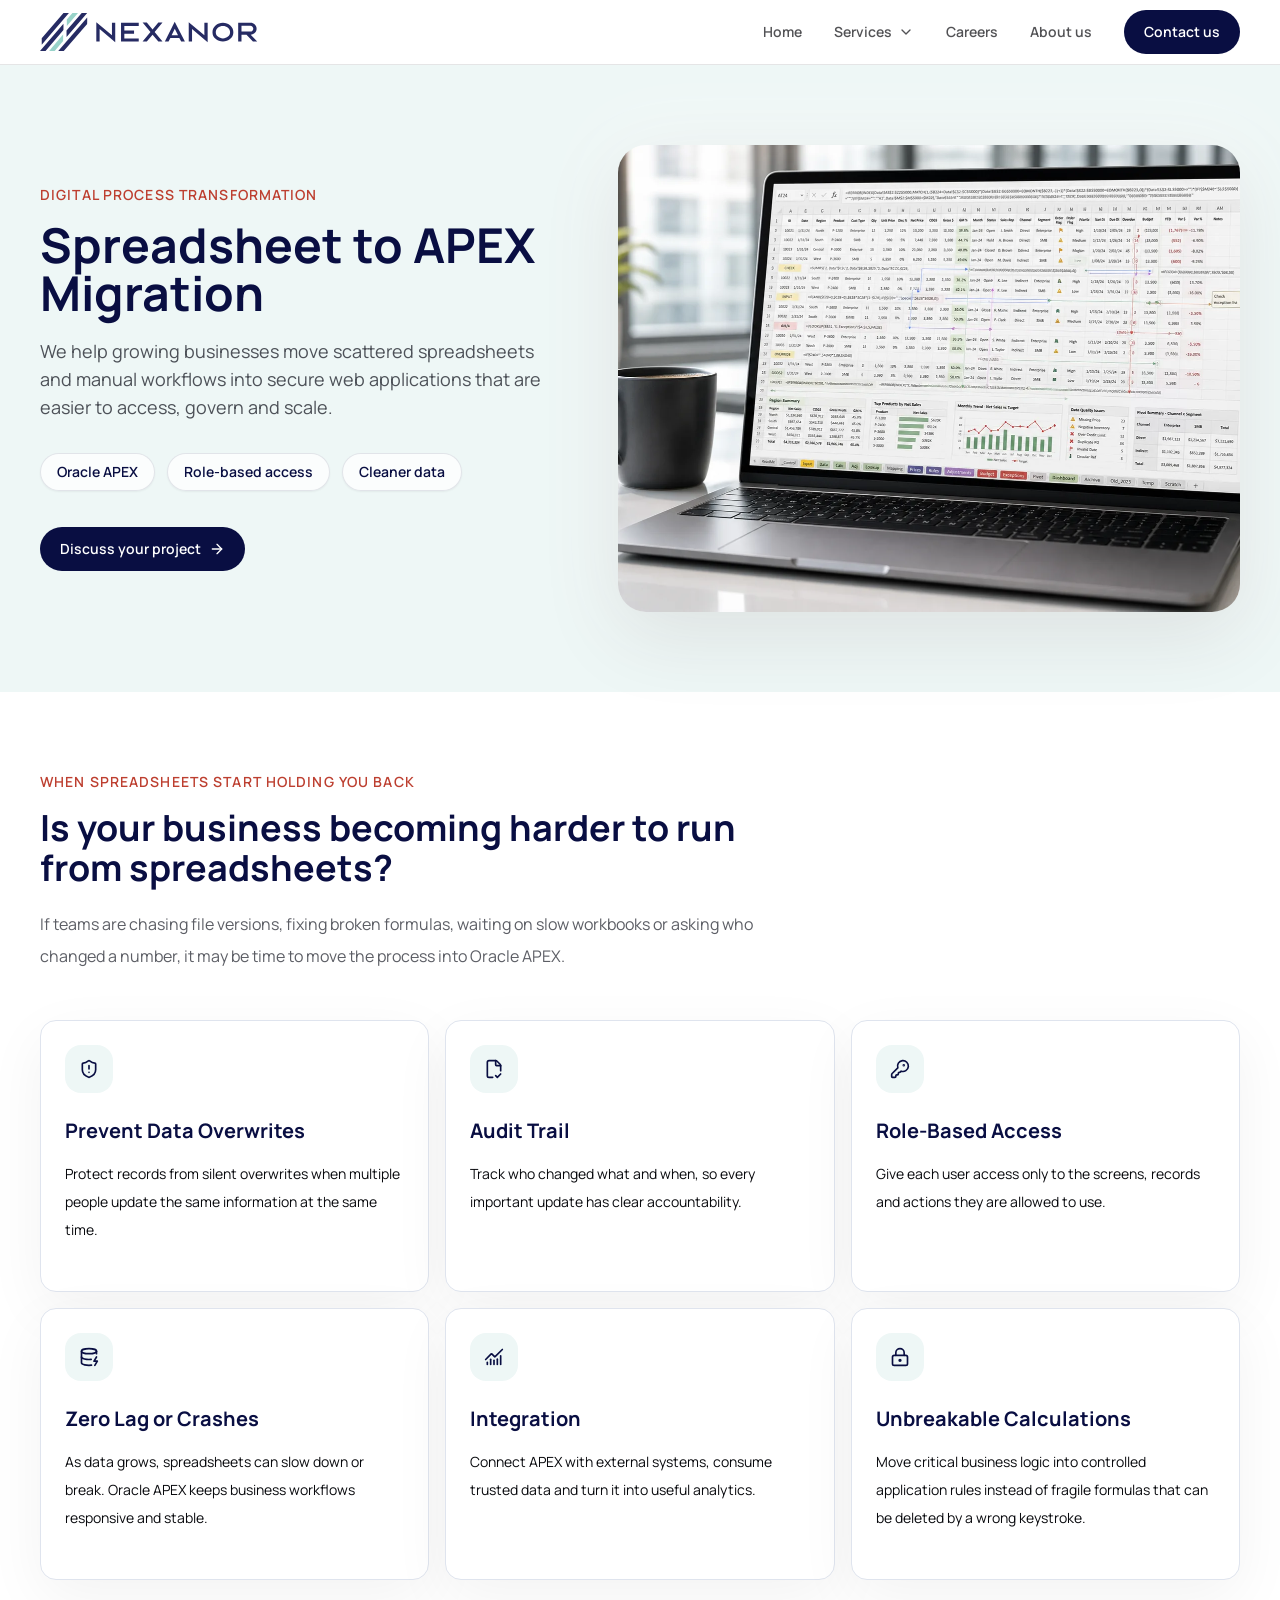
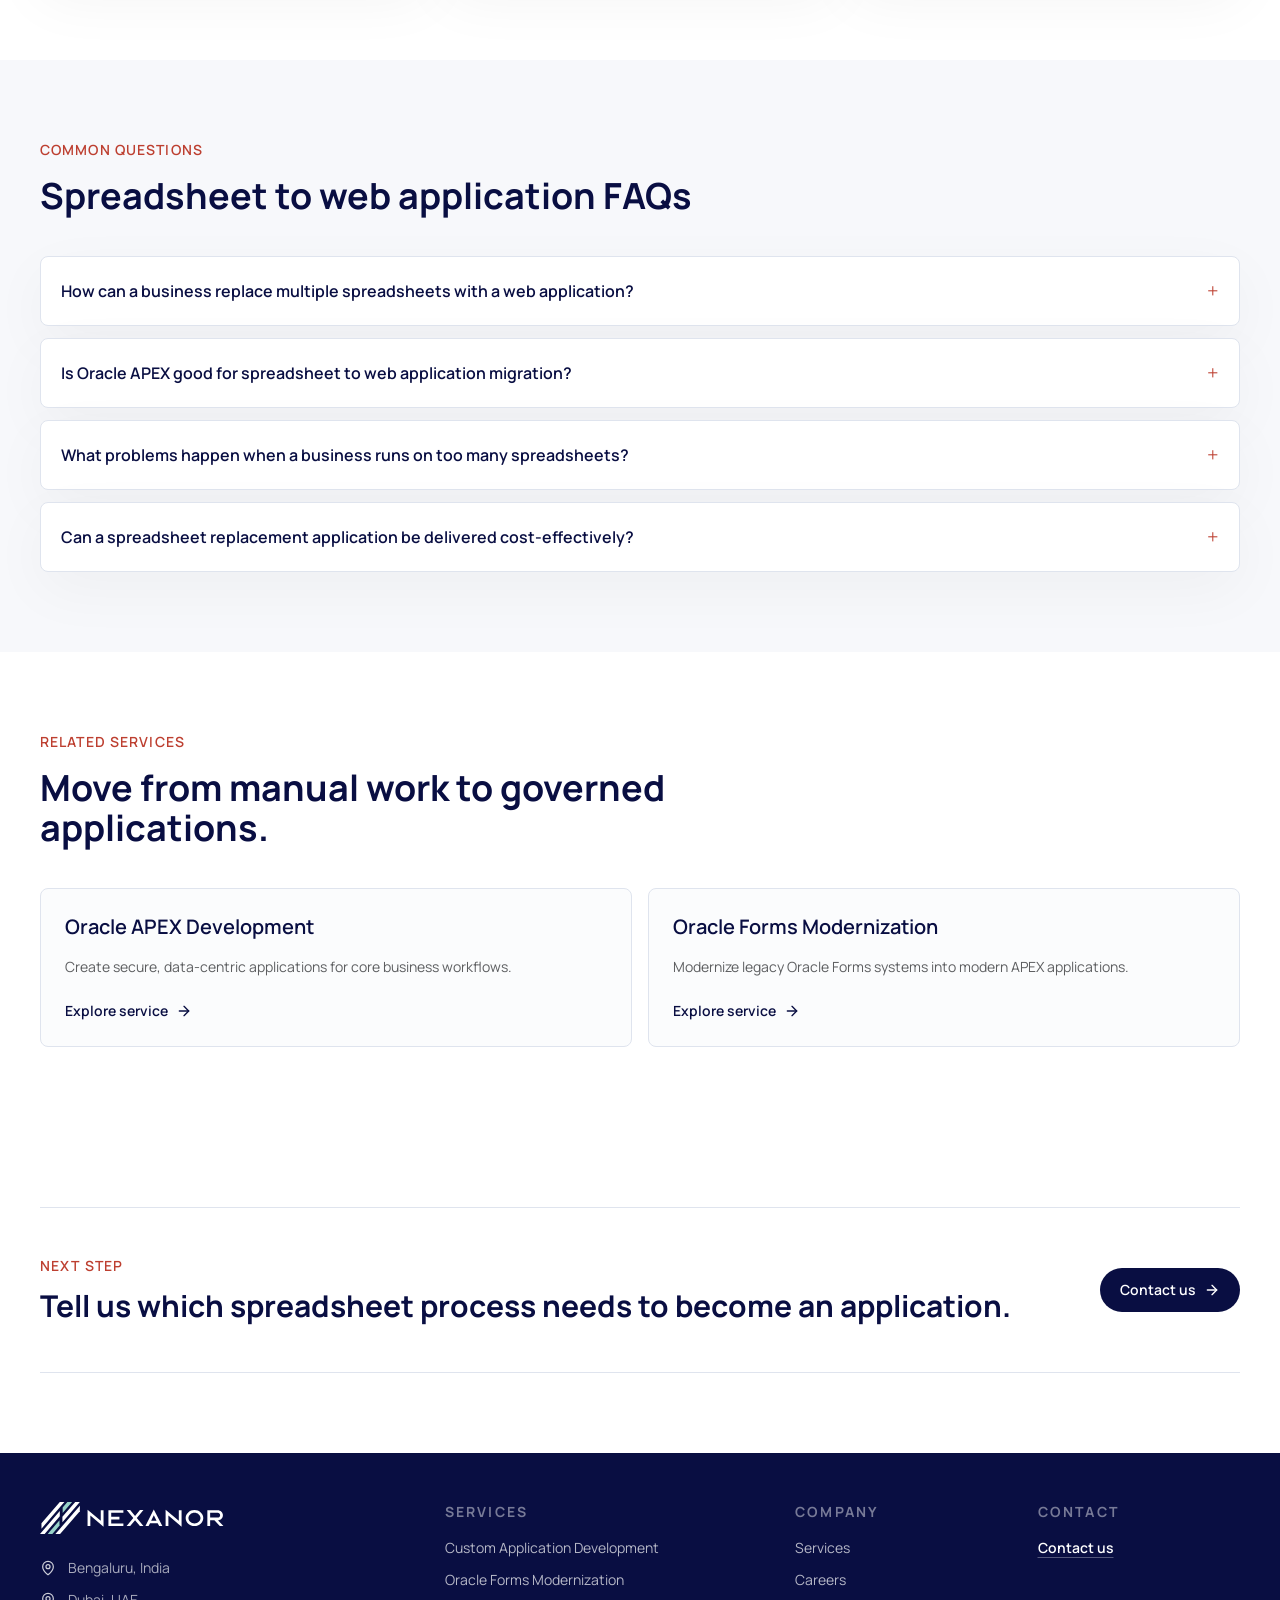
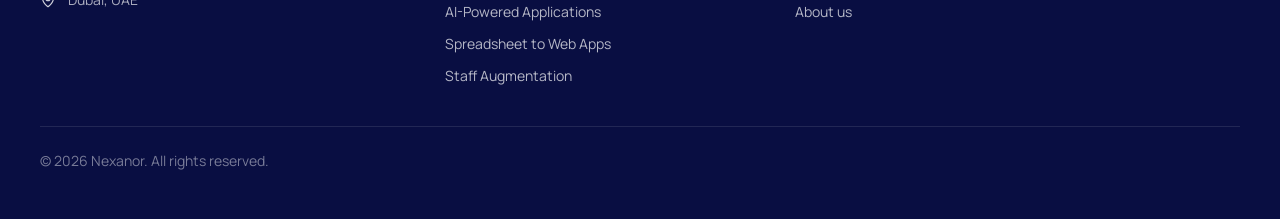
<file: services/spreadsheet-to-web-applications/index.html>
<!DOCTYPE html><html lang="en"> <head><meta charset="UTF-8"><meta name="description" content="Replace multiple spreadsheets with secure, cost-effective Oracle APEX web applications for shared data, role-based access and better business visibility."><meta name="viewport" content="width=device-width, initial-scale=1.0"><meta name="generator" content="Astro v4.16.19"><link rel="canonical" href="https://www.nexanor.ai/services/spreadsheet-to-web-applications/"><link rel="icon" href="/favicon.ico" sizes="any"><link rel="icon" href="/favicon.svg" type="image/svg+xml"><link rel="apple-touch-icon" href="/apple-touch-icon.png"><meta property="og:type" content="website"><meta property="og:site_name" content="Nexanor"><meta property="og:title" content="Spreadsheet to Web Application Migration | Nexanor"><meta property="og:description" content="Replace multiple spreadsheets with secure, cost-effective Oracle APEX web applications for shared data, role-based access and better business visibility."><meta property="og:url" content="https://www.nexanor.ai/services/spreadsheet-to-web-applications/"><meta property="og:image" content="https://www.nexanor.ai/og-image.png"><meta property="og:image:width" content="1200"><meta property="og:image:height" content="630"><meta property="og:image:alt" content="Nexanor - Business Applications, Data, AI and Cloud"><meta name="twitter:card" content="summary_large_image"><meta name="twitter:title" content="Spreadsheet to Web Application Migration | Nexanor"><meta name="twitter:description" content="Replace multiple spreadsheets with secure, cost-effective Oracle APEX web applications for shared data, role-based access and better business visibility."><meta name="twitter:image" content="https://www.nexanor.ai/og-image.png"><title>Spreadsheet to Web Application Migration | Nexanor</title><script type="application/ld+json">{"@context":"https://schema.org","@graph":[{"@type":"Organization","@id":"https://www.nexanor.ai/#organization","name":"Nexanor","url":"https://www.nexanor.ai","description":"Nexanor builds cost-effective business applications using Oracle APEX, helping growing businesses modernize Oracle Forms and replace spreadsheet-driven processes with secure web applications.","areaServed":["Middle East","United Arab Emirates","India","Africa"],"knowsAbout":["Oracle APEX development","Oracle Forms modernization","Forms to APEX migration","Spreadsheet to web application migration","Cost-effective business applications","Oracle Database","Agentic AI workflows"]},{"@type":"WebSite","@id":"https://www.nexanor.ai/#website","name":"Nexanor","url":"https://www.nexanor.ai","publisher":{"@id":"https://www.nexanor.ai/#organization"},"inLanguage":"en"},{"@type":"Service","@id":"https://www.nexanor.ai/services/spreadsheet-to-web-applications/#service","name":"Spreadsheet to Web Application Migration","serviceType":"Spreadsheet to web application migration","url":"https://www.nexanor.ai/services/spreadsheet-to-web-applications/","provider":{"@id":"https://www.nexanor.ai/#organization"},"areaServed":["Middle East","United Arab Emirates","India","Africa"],"description":"Migration from multiple spreadsheets to secure, cost-effective Oracle APEX web applications with role-based access and shared data.","keywords":"spreadsheet to web application, migrate from spreadsheet to application, replace spreadsheets with web application, cost-effective business application"},{"@type":"FAQPage","@id":"https://www.nexanor.ai/services/spreadsheet-to-web-applications/#faq","mainEntity":[{"@type":"Question","name":"How can a business replace multiple spreadsheets with a web application?","acceptedAnswer":{"@type":"Answer","text":"A spreadsheet process can be converted into a secure web application by defining the shared data model, user roles, validations, workflows, dashboards and approval rules."}},{"@type":"Question","name":"Is Oracle APEX good for spreadsheet to web application migration?","acceptedAnswer":{"@type":"Answer","text":"Yes. Oracle APEX is a practical platform for replacing spreadsheet-heavy processes with secure, role-based applications that run in the browser and work from a central database."}},{"@type":"Question","name":"What problems happen when a business runs on too many spreadsheets?","acceptedAnswer":{"@type":"Answer","text":"Common problems include duplicate files, broken formulas, unclear ownership, missing audit trails, slow workbooks and accidental overwrites when teams update the same data."}},{"@type":"Question","name":"Can a spreadsheet replacement application be delivered cost-effectively?","acceptedAnswer":{"@type":"Answer","text":"Yes. When the workflow is focused, an Oracle APEX application can replace manual spreadsheet work with a cost-effective business application delivered in a shorter timeline."}}]}]}</script><script async src="https://www.googletagmanager.com/gtag/js?id=G-KNGRKKW37M"></script><link rel="stylesheet" href="/_astro/about.DeyKHMVt.css"><script type="module" src="/_astro/hoisted.DgXRHMoU.js"></script></head> <body> <header class="sticky top-0 z-40 border-b border-ink/10 bg-white/95 backdrop-blur"> <nav class="px-5 sm:px-8 lg:px-10" aria-label="Primary navigation"> <div class="shell flex min-h-16 items-center gap-8"> <a class="flex shrink-0 items-center" href="/" aria-label="Nexanor home"> <img class="h-9 w-auto sm:h-[38px]" src="/brand/nexanor-logo.svg" alt="Nexanor" width="225" height="38" decoding="async"> </a> <div class="ml-auto hidden items-center gap-8 md:flex"> <a class="text-sm font-semibold text-ink/70 transition hover:text-ink" href="/">Home</a> <div class="group relative"> <a class="inline-flex items-center gap-1.5 py-5 text-sm font-semibold text-ink/70 transition hover:text-ink" href="/services/">
Services
<svg xmlns="http://www.w3.org/2000/svg" width="24" height="24" viewBox="0 0 24 24" fill="none" stroke="currentColor" stroke-width="2" stroke-linecap="round" stroke-linejoin="round" aria-hidden="true" class="lucide lucide-chevron-down h-4 w-4 transition group-hover:rotate-180 group-focus-within:rotate-180"> <path d="m6 9 6 6 6-6"></path>  </svg> </a> <div class="invisible absolute left-1/2 top-full w-80 -translate-x-1/2 pt-3 opacity-0 transition group-hover:visible group-hover:opacity-100 group-focus-within:visible group-focus-within:opacity-100"> <div class="rounded-lg border border-line bg-white p-2 shadow-soft"> <a class="block rounded-md px-4 py-3 text-sm font-semibold text-brand hover:bg-cloud" href="/services/">All services</a> <div class="my-1 border-t border-line"></div> <a class="block rounded-md px-4 py-3 text-sm text-ink/70 transition hover:bg-cloud hover:text-brand" href="/services/oracle-apex-development/"> Custom Application Development </a><a class="block rounded-md px-4 py-3 text-sm text-ink/70 transition hover:bg-cloud hover:text-brand" href="/services/oracle-forms-to-apex-modernization/"> Oracle Forms Modernization </a><a class="block rounded-md px-4 py-3 text-sm text-ink/70 transition hover:bg-cloud hover:text-brand" href="/services/ai-powered-applications/"> AI-Powered Applications </a><a class="block rounded-md px-4 py-3 text-sm text-ink/70 transition hover:bg-cloud hover:text-brand" href="/services/spreadsheet-to-web-applications/"> Spreadsheet to Web Applications </a><a class="block rounded-md px-4 py-3 text-sm text-ink/70 transition hover:bg-cloud hover:text-brand" href="/services/oracle-staff-augmentation/"> Oracle Staff Augmentation </a> </div> </div> </div> <a class="text-sm font-semibold text-ink/70 transition hover:text-ink" href="/careers/">Careers</a><a class="text-sm font-semibold text-ink/70 transition hover:text-ink" href="/about/">About us</a> </div> <div class="hidden items-center gap-3 md:flex"> <button class="button-primary" type="button" data-contact-open>Contact us</button> </div> <button class="ml-auto inline-flex h-11 w-11 items-center justify-center rounded-full border border-ink/15 bg-white text-ink md:hidden" type="button" aria-label="Open navigation menu" aria-controls="mobile-menu" aria-expanded="false" data-menu-toggle> <span class="sr-only">Menu</span> <span class="relative block h-4 w-5" aria-hidden="true"> <span class="absolute left-0 top-0 h-0.5 w-5 rounded bg-current transition" data-menu-line></span> <span class="absolute left-0 top-1.5 h-0.5 w-5 rounded bg-current transition" data-menu-line></span> <span class="absolute left-0 top-3 h-0.5 w-5 rounded bg-current transition" data-menu-line></span> </span> </button> </div> </nav> <div id="mobile-menu" class="hidden border-t border-ink/10 bg-white px-5 py-4 md:hidden" data-mobile-menu> <div class="mx-auto flex max-w-7xl flex-col gap-2"> <a class="rounded-lg px-2 py-3 text-base font-semibold text-ink" href="/">Home</a> <details class="group"> <summary class="flex cursor-pointer list-none items-center justify-between rounded-lg px-2 py-3 text-base font-semibold text-ink [&::-webkit-details-marker]:hidden">
Services
<svg xmlns="http://www.w3.org/2000/svg" width="24" height="24" viewBox="0 0 24 24" fill="none" stroke="currentColor" stroke-width="2" stroke-linecap="round" stroke-linejoin="round" aria-hidden="true" class="lucide lucide-chevron-down h-5 w-5 transition group-open:rotate-180"> <path d="m6 9 6 6 6-6"></path>  </svg> </summary> <div class="ml-2 grid border-l border-line pl-3"> <a class="px-2 py-2.5 text-sm font-semibold text-brand" href="/services/">All services</a> <a class="px-2 py-2.5 text-sm text-ink/70" href="/services/oracle-apex-development/">Custom Application Development</a><a class="px-2 py-2.5 text-sm text-ink/70" href="/services/oracle-forms-to-apex-modernization/">Oracle Forms Modernization</a><a class="px-2 py-2.5 text-sm text-ink/70" href="/services/ai-powered-applications/">AI-Powered Applications</a><a class="px-2 py-2.5 text-sm text-ink/70" href="/services/spreadsheet-to-web-applications/">Spreadsheet to Web Applications</a><a class="px-2 py-2.5 text-sm text-ink/70" href="/services/oracle-staff-augmentation/">Oracle Staff Augmentation</a> </div> </details> <a class="rounded-lg px-2 py-3 text-base font-semibold text-ink" href="/careers/">Careers</a><a class="rounded-lg px-2 py-3 text-base font-semibold text-ink" href="/about/">About us</a> <button class="button-primary mt-2 w-full" type="button" data-contact-open>Contact us</button> </div> </div> </header>  <main>  <section class="section bg-[#eef7f6]"> <div class="shell grid items-center gap-12 lg:grid-cols-[0.92fr_1.08fr]"> <div> <p class="eyebrow">Digital Process Transformation</p> <h1 class="mt-4 max-w-4xl text-[2.5rem] font-bold leading-[1.08] text-brand sm:text-5xl">
Spreadsheet to APEX Migration
</h1> <p class="mt-5 max-w-2xl text-base leading-8 text-graphite/75 sm:text-lg">
We help growing businesses move scattered spreadsheets and manual workflows into secure web applications that are easier to access, govern and scale.
</p> <div class="mt-8 flex flex-wrap gap-3"> <span class="rounded-full border border-brand/10 bg-white/75 px-4 py-2 text-sm font-semibold text-brand shadow-sm">
Oracle APEX
</span> <span class="rounded-full border border-brand/10 bg-white/75 px-4 py-2 text-sm font-semibold text-brand shadow-sm">
Role-based access
</span> <span class="rounded-full border border-brand/10 bg-white/75 px-4 py-2 text-sm font-semibold text-brand shadow-sm">
Cleaner data
</span> </div> <button class="button-primary mt-9 gap-2" type="button" data-contact-open>
Discuss your project
<svg xmlns="http://www.w3.org/2000/svg" width="24" height="24" viewBox="0 0 24 24" fill="none" stroke="currentColor" stroke-width="2" stroke-linecap="round" stroke-linejoin="round" aria-hidden="true" class="lucide lucide-arrow-right h-4 w-4"> <path d="M5 12h14"></path><path d="m12 5 7 7-7 7"></path>  </svg> </button> </div> <figure class="relative"> <div class="absolute -inset-3 rounded-[2rem] bg-white/60 blur-2xl"></div> <img class="relative aspect-[4/3] w-full rounded-[1.75rem] object-cover shadow-soft" src="/assets/spreadsheet-laptop-coffee-modern.webp" alt="Modern laptop showing a complex spreadsheet beside a coffee mug in a bright office" width="1400" height="933" loading="eager" decoding="async"> </figure> </div> </section> <section class="section bg-white"> <div class="shell"> <div class="max-w-3xl"> <p class="eyebrow">When Spreadsheets Start Holding You Back</p> <h2 class="mt-4 text-3xl font-bold leading-tight text-brand sm:text-4xl">
Is your business becoming harder to run from spreadsheets?
</h2> <p class="mt-5 text-base leading-8 text-graphite/70">
If teams are chasing file versions, fixing broken formulas, waiting on slow workbooks or asking who changed a number, it may be time to move the process into Oracle APEX.
</p> </div> <div class="mt-12 grid gap-4 sm:grid-cols-2 lg:grid-cols-3"> <article class="group min-h-[17rem] rounded-2xl border border-line bg-white p-6 shadow-[0_18px_60px_rgba(8,9,13,0.05)] transition duration-300 hover:-translate-y-1 hover:border-brand/20 hover:shadow-soft"> <div class="flex h-12 w-12 items-center justify-center rounded-2xl bg-[#eef7f6] text-brand transition group-hover:bg-brand group-hover:text-white"> <svg xmlns="http://www.w3.org/2000/svg" width="24" height="24" viewBox="0 0 24 24" fill="none" stroke="currentColor" stroke-width="2" stroke-linecap="round" stroke-linejoin="round" aria-hidden="true" class="lucide lucide-shield-alert h-5 w-5"> <path d="M20 13c0 5-3.5 7.5-7.66 8.95a1 1 0 0 1-.67-.01C7.5 20.5 4 18 4 13V6a1 1 0 0 1 1-1c2 0 4.5-1.2 6.24-2.72a1.17 1.17 0 0 1 1.52 0C14.51 3.81 17 5 19 5a1 1 0 0 1 1 1z"></path><path d="M12 8v4"></path><path d="M12 16h.01"></path>  </svg> </div> <h3 class="mt-6 text-xl font-bold leading-snug text-brand">Prevent Data Overwrites</h3> <p class="mt-4 text-sm leading-7 text-graphite/68">Protect records from silent overwrites when multiple people update the same information at the same time.</p> </article><article class="group min-h-[17rem] rounded-2xl border border-line bg-white p-6 shadow-[0_18px_60px_rgba(8,9,13,0.05)] transition duration-300 hover:-translate-y-1 hover:border-brand/20 hover:shadow-soft"> <div class="flex h-12 w-12 items-center justify-center rounded-2xl bg-[#eef7f6] text-brand transition group-hover:bg-brand group-hover:text-white"> <svg xmlns="http://www.w3.org/2000/svg" width="24" height="24" viewBox="0 0 24 24" fill="none" stroke="currentColor" stroke-width="2" stroke-linecap="round" stroke-linejoin="round" aria-hidden="true" class="lucide lucide-file-check-corner h-5 w-5"> <path d="M10.5 22H6a2 2 0 0 1-2-2V4a2 2 0 0 1 2-2h8a2.4 2.4 0 0 1 1.706.706l3.588 3.588A2.4 2.4 0 0 1 20 8v6"></path><path d="M14 2v5a1 1 0 0 0 1 1h5"></path><path d="m14 20 2 2 4-4"></path>  </svg> </div> <h3 class="mt-6 text-xl font-bold leading-snug text-brand">Audit Trail</h3> <p class="mt-4 text-sm leading-7 text-graphite/68">Track who changed what and when, so every important update has clear accountability.</p> </article><article class="group min-h-[17rem] rounded-2xl border border-line bg-white p-6 shadow-[0_18px_60px_rgba(8,9,13,0.05)] transition duration-300 hover:-translate-y-1 hover:border-brand/20 hover:shadow-soft"> <div class="flex h-12 w-12 items-center justify-center rounded-2xl bg-[#eef7f6] text-brand transition group-hover:bg-brand group-hover:text-white"> <svg xmlns="http://www.w3.org/2000/svg" width="24" height="24" viewBox="0 0 24 24" fill="none" stroke="currentColor" stroke-width="2" stroke-linecap="round" stroke-linejoin="round" aria-hidden="true" class="lucide lucide-key-round h-5 w-5"> <path d="M2.586 17.414A2 2 0 0 0 2 18.828V21a1 1 0 0 0 1 1h3a1 1 0 0 0 1-1v-1a1 1 0 0 1 1-1h1a1 1 0 0 0 1-1v-1a1 1 0 0 1 1-1h.172a2 2 0 0 0 1.414-.586l.814-.814a6.5 6.5 0 1 0-4-4z"></path><circle cx="16.5" cy="7.5" r=".5" fill="currentColor"></circle>  </svg> </div> <h3 class="mt-6 text-xl font-bold leading-snug text-brand">Role-Based Access</h3> <p class="mt-4 text-sm leading-7 text-graphite/68">Give each user access only to the screens, records and actions they are allowed to use.</p> </article><article class="group min-h-[17rem] rounded-2xl border border-line bg-white p-6 shadow-[0_18px_60px_rgba(8,9,13,0.05)] transition duration-300 hover:-translate-y-1 hover:border-brand/20 hover:shadow-soft"> <div class="flex h-12 w-12 items-center justify-center rounded-2xl bg-[#eef7f6] text-brand transition group-hover:bg-brand group-hover:text-white"> <svg xmlns="http://www.w3.org/2000/svg" width="24" height="24" viewBox="0 0 24 24" fill="none" stroke="currentColor" stroke-width="2" stroke-linecap="round" stroke-linejoin="round" aria-hidden="true" class="lucide lucide-database-zap h-5 w-5"> <ellipse cx="12" cy="5" rx="9" ry="3"></ellipse><path d="M3 5V19A9 3 0 0 0 15 21.84"></path><path d="M21 5V8"></path><path d="M21 12L18 17H22L19 22"></path><path d="M3 12A9 3 0 0 0 14.59 14.87"></path>  </svg> </div> <h3 class="mt-6 text-xl font-bold leading-snug text-brand">Zero Lag or Crashes</h3> <p class="mt-4 text-sm leading-7 text-graphite/68">As data grows, spreadsheets can slow down or break. Oracle APEX keeps business workflows responsive and stable.</p> </article><article class="group min-h-[17rem] rounded-2xl border border-line bg-white p-6 shadow-[0_18px_60px_rgba(8,9,13,0.05)] transition duration-300 hover:-translate-y-1 hover:border-brand/20 hover:shadow-soft"> <div class="flex h-12 w-12 items-center justify-center rounded-2xl bg-[#eef7f6] text-brand transition group-hover:bg-brand group-hover:text-white"> <svg xmlns="http://www.w3.org/2000/svg" width="24" height="24" viewBox="0 0 24 24" fill="none" stroke="currentColor" stroke-width="2" stroke-linecap="round" stroke-linejoin="round" aria-hidden="true" class="lucide lucide-chart-no-axes-combined h-5 w-5"> <path d="M12 16v5"></path><path d="M16 14.639V21"></path><path d="M20 10.656V21"></path><path d="m22 3-8.646 8.646a.5.5 0 0 1-.708 0L9.354 8.354a.5.5 0 0 0-.707 0L2 15"></path><path d="M4 18.463V21"></path><path d="M8 14.656V21"></path>  </svg> </div> <h3 class="mt-6 text-xl font-bold leading-snug text-brand">Integration</h3> <p class="mt-4 text-sm leading-7 text-graphite/68">Connect APEX with external systems, consume trusted data and turn it into useful analytics.</p> </article><article class="group min-h-[17rem] rounded-2xl border border-line bg-white p-6 shadow-[0_18px_60px_rgba(8,9,13,0.05)] transition duration-300 hover:-translate-y-1 hover:border-brand/20 hover:shadow-soft"> <div class="flex h-12 w-12 items-center justify-center rounded-2xl bg-[#eef7f6] text-brand transition group-hover:bg-brand group-hover:text-white"> <svg xmlns="http://www.w3.org/2000/svg" width="24" height="24" viewBox="0 0 24 24" fill="none" stroke="currentColor" stroke-width="2" stroke-linecap="round" stroke-linejoin="round" aria-hidden="true" class="lucide lucide-lock-keyhole h-5 w-5"> <circle cx="12" cy="16" r="1"></circle><rect x="3" y="10" width="18" height="12" rx="2"></rect><path d="M7 10V7a5 5 0 0 1 10 0v3"></path>  </svg> </div> <h3 class="mt-6 text-xl font-bold leading-snug text-brand">Unbreakable Calculations</h3> <p class="mt-4 text-sm leading-7 text-graphite/68">Move critical business logic into controlled application rules instead of fragile formulas that can be deleted by a wrong keystroke.</p> </article> </div> </div> </section> <section class="section bg-cloud"> <div class="shell"> <div class="max-w-3xl"> <p class="eyebrow">Common questions</p> <h2 class="mt-4 text-3xl font-bold leading-tight text-brand sm:text-4xl">Spreadsheet to web application FAQs</h2> </div> <div class="mt-10 grid gap-3"> <details class="group rounded-lg border border-line bg-white p-5 shadow-[0_18px_60px_rgba(8,9,13,0.04)]"> <summary class="flex cursor-pointer list-none items-center justify-between gap-5 text-base font-semibold text-brand [&::-webkit-details-marker]:hidden"> How can a business replace multiple spreadsheets with a web application? <span class="text-xl font-light text-oracle transition group-open:rotate-45" aria-hidden="true">+</span> </summary> <p class="mt-4 max-w-4xl text-sm leading-7 text-graphite/70">A spreadsheet process can be converted into a secure web application by defining the shared data model, user roles, validations, workflows, dashboards and approval rules.</p> </details><details class="group rounded-lg border border-line bg-white p-5 shadow-[0_18px_60px_rgba(8,9,13,0.04)]"> <summary class="flex cursor-pointer list-none items-center justify-between gap-5 text-base font-semibold text-brand [&::-webkit-details-marker]:hidden"> Is Oracle APEX good for spreadsheet to web application migration? <span class="text-xl font-light text-oracle transition group-open:rotate-45" aria-hidden="true">+</span> </summary> <p class="mt-4 max-w-4xl text-sm leading-7 text-graphite/70">Yes. Oracle APEX is a practical platform for replacing spreadsheet-heavy processes with secure, role-based applications that run in the browser and work from a central database.</p> </details><details class="group rounded-lg border border-line bg-white p-5 shadow-[0_18px_60px_rgba(8,9,13,0.04)]"> <summary class="flex cursor-pointer list-none items-center justify-between gap-5 text-base font-semibold text-brand [&::-webkit-details-marker]:hidden"> What problems happen when a business runs on too many spreadsheets? <span class="text-xl font-light text-oracle transition group-open:rotate-45" aria-hidden="true">+</span> </summary> <p class="mt-4 max-w-4xl text-sm leading-7 text-graphite/70">Common problems include duplicate files, broken formulas, unclear ownership, missing audit trails, slow workbooks and accidental overwrites when teams update the same data.</p> </details><details class="group rounded-lg border border-line bg-white p-5 shadow-[0_18px_60px_rgba(8,9,13,0.04)]"> <summary class="flex cursor-pointer list-none items-center justify-between gap-5 text-base font-semibold text-brand [&::-webkit-details-marker]:hidden"> Can a spreadsheet replacement application be delivered cost-effectively? <span class="text-xl font-light text-oracle transition group-open:rotate-45" aria-hidden="true">+</span> </summary> <p class="mt-4 max-w-4xl text-sm leading-7 text-graphite/70">Yes. When the workflow is focused, an Oracle APEX application can replace manual spreadsheet work with a cost-effective business application delivered in a shorter timeline.</p> </details> </div> </div> </section> <section class="section bg-white"> <div class="shell"> <div class="max-w-3xl"> <p class="eyebrow">Related services</p> <h2 class="mt-4 text-3xl font-bold leading-tight text-brand sm:text-4xl">Move from manual work to governed applications.</h2> </div> <div class="mt-10 grid gap-4 md:grid-cols-2"> <a class="group rounded-lg border border-line bg-[#fbfcfd] p-6 transition duration-200 hover:-translate-y-1 hover:border-brand/25 hover:bg-white hover:shadow-soft" href="/services/oracle-apex-development/"> <h3 class="text-xl font-semibold text-brand">Oracle APEX Development</h3> <p class="mt-3 text-sm leading-7 text-ink/65">Create secure, data-centric applications for core business workflows.</p> <span class="mt-5 inline-flex items-center gap-2 text-sm font-semibold text-brand transition group-hover:text-oracle">
Explore service
<svg xmlns="http://www.w3.org/2000/svg" width="24" height="24" viewBox="0 0 24 24" fill="none" stroke="currentColor" stroke-width="2" stroke-linecap="round" stroke-linejoin="round" aria-hidden="true" class="lucide lucide-arrow-right h-4 w-4"> <path d="M5 12h14"></path><path d="m12 5 7 7-7 7"></path>  </svg> </span> </a><a class="group rounded-lg border border-line bg-[#fbfcfd] p-6 transition duration-200 hover:-translate-y-1 hover:border-brand/25 hover:bg-white hover:shadow-soft" href="/services/oracle-forms-to-apex-modernization/"> <h3 class="text-xl font-semibold text-brand">Oracle Forms Modernization</h3> <p class="mt-3 text-sm leading-7 text-ink/65">Modernize legacy Oracle Forms systems into modern APEX applications.</p> <span class="mt-5 inline-flex items-center gap-2 text-sm font-semibold text-brand transition group-hover:text-oracle">
Explore service
<svg xmlns="http://www.w3.org/2000/svg" width="24" height="24" viewBox="0 0 24 24" fill="none" stroke="currentColor" stroke-width="2" stroke-linecap="round" stroke-linejoin="round" aria-hidden="true" class="lucide lucide-arrow-right h-4 w-4"> <path d="M5 12h14"></path><path d="m12 5 7 7-7 7"></path>  </svg> </span> </a> </div> </div> </section> <section class="section bg-white"> <div class="shell flex flex-col items-start justify-between gap-6 border-y border-line py-12 sm:flex-row sm:items-center"> <div> <p class="eyebrow">Next step</p> <h2 class="mt-3 text-2xl font-bold leading-tight text-brand sm:text-3xl">Tell us which spreadsheet process needs to become an application.</h2> </div> <button class="button-primary gap-2" type="button" data-contact-open>
Contact us
<svg xmlns="http://www.w3.org/2000/svg" width="24" height="24" viewBox="0 0 24 24" fill="none" stroke="currentColor" stroke-width="2" stroke-linecap="round" stroke-linejoin="round" aria-hidden="true" class="lucide lucide-arrow-right h-4 w-4"> <path d="M5 12h14"></path><path d="m12 5 7 7-7 7"></path>  </svg> </button> </div> </section>  </main> <footer class="border-t border-brand/10 bg-brand px-5 py-12 text-white sm:px-8 lg:px-10"> <div class="shell grid gap-10 sm:grid-cols-2 lg:grid-cols-[1.35fr_1.15fr_0.75fr_0.75fr]"> <div> <a class="inline-flex items-center" href="/" aria-label="Nexanor home"> <img class="h-8 w-auto" src="/brand/nexanor-logo-footer.svg" alt="Nexanor" width="190" height="32" loading="lazy" decoding="async"> </a> <div class="mt-4 grid max-w-md gap-2 text-sm leading-6 text-white/65"> <p class="flex items-center gap-3"> <svg xmlns="http://www.w3.org/2000/svg" width="24" height="24" viewBox="0 0 24 24" fill="none" stroke="currentColor" stroke-width="1.8" stroke-linecap="round" stroke-linejoin="round" aria-hidden="true" class="lucide lucide-map-pin h-4 w-4 shrink-0 text-white/80"> <path d="M20 10c0 4.993-5.539 10.193-7.399 11.799a1 1 0 0 1-1.202 0C9.539 20.193 4 14.993 4 10a8 8 0 0 1 16 0"></path><circle cx="12" cy="10" r="3"></circle>  </svg>
Bengaluru, India
</p> <p class="flex items-center gap-3"> <svg xmlns="http://www.w3.org/2000/svg" width="24" height="24" viewBox="0 0 24 24" fill="none" stroke="currentColor" stroke-width="1.8" stroke-linecap="round" stroke-linejoin="round" aria-hidden="true" class="lucide lucide-map-pin h-4 w-4 shrink-0 text-white/80"> <path d="M20 10c0 4.993-5.539 10.193-7.399 11.799a1 1 0 0 1-1.202 0C9.539 20.193 4 14.993 4 10a8 8 0 0 1 16 0"></path><circle cx="12" cy="10" r="3"></circle>  </svg>
Dubai, UAE
</p> </div> </div> <div> <h2 class="text-sm font-bold uppercase tracking-[0.16em] text-white/45">Services</h2> <ul class="mt-4 grid gap-3 text-sm text-white/70"> <li><a class="hover:text-white" href="/services/oracle-apex-development/">Custom Application Development</a></li><li><a class="hover:text-white" href="/services/oracle-forms-to-apex-modernization/">Oracle Forms Modernization</a></li><li><a class="hover:text-white" href="/services/ai-powered-applications/">AI-Powered Applications</a></li><li><a class="hover:text-white" href="/services/spreadsheet-to-web-applications/">Spreadsheet to Web Apps</a></li><li><a class="hover:text-white" href="/services/oracle-staff-augmentation/">Staff Augmentation</a></li> </ul> </div> <div> <h2 class="text-sm font-bold uppercase tracking-[0.16em] text-white/45">Company</h2> <ul class="mt-4 grid gap-3 text-sm text-white/70"> <li><a class="hover:text-white" href="/services/">Services</a></li> <li><a class="hover:text-white" href="/careers/">Careers</a></li> <li><a class="hover:text-white" href="/about/">About us</a></li> </ul> </div> <div> <h2 class="text-sm font-bold uppercase tracking-[0.16em] text-white/45">Contact</h2> <button class="mt-4 text-left text-sm font-semibold text-white underline decoration-white/30 underline-offset-4 hover:decoration-white" type="button" data-contact-open>
Contact us
</button> </div> </div> <div class="shell mt-10 border-t border-white/10 pt-6 text-sm text-white/45"> <p>&copy; 2026 Nexanor. All rights reserved.</p> </div> </footer> <div class="fixed right-4 top-4 z-[60] hidden w-[calc(100%-2rem)] max-w-md rounded-2xl border bg-white p-4 shadow-soft sm:right-6 sm:top-6" role="status" aria-live="polite" data-contact-toast> <div class="flex items-start gap-3"> <span class="mt-1 h-2.5 w-2.5 shrink-0 rounded-full" data-contact-toast-dot></span> <p class="text-sm font-semibold leading-6" data-contact-toast-text></p> </div> </div> <div class="fixed inset-0 z-50 hidden items-start justify-center overflow-y-auto px-4 py-4 sm:items-center sm:px-5 sm:py-6" role="dialog" aria-modal="true" aria-labelledby="contact-title" data-contact-modal> <button class="absolute inset-0 bg-ink/60 backdrop-blur-sm" type="button" aria-label="Close contact form" data-contact-close></button> <section class="relative z-10 w-full max-w-xl rounded-2xl bg-white p-5 shadow-soft sm:max-h-[calc(100vh-3rem)] sm:overflow-y-auto sm:p-8"> <div class="flex items-start justify-between gap-6"> <div> <p class="eyebrow">Start a conversation</p> <h2 id="contact-title" class="mt-3 text-2xl font-bold text-ink sm:text-3xl">Contact us</h2> <p class="mt-3 text-sm leading-6 text-ink/65">Tell us what you are trying to build, modernize or simplify.</p> </div> <button class="sticky top-0 flex h-10 w-10 shrink-0 items-center justify-center rounded-full border border-ink/15 bg-white text-ink shadow-sm transition hover:border-ink/40" type="button" aria-label="Close contact form" data-contact-close> <span aria-hidden="true">&times;</span> </button> </div> <form class="mt-6 grid gap-4" data-contact-form> <div class="hidden" aria-hidden="true"> <label>
Website
<input type="text" name="website" tabindex="-1" autocomplete="off"> </label> </div> <label class="grid gap-2 text-sm font-semibold text-ink"> <span>Name <span class="text-oracle" aria-hidden="true">*</span></span> <input class="rounded-xl border border-ink/10 bg-cloud px-4 py-3 text-base font-normal outline-none transition focus:border-brand/35 focus:bg-white focus:ring-2 focus:ring-brand/10" type="text" name="fullName" autocomplete="name" maxlength="200" required> </label> <label class="grid gap-2 text-sm font-semibold text-ink"> <span>Email <span class="text-oracle" aria-hidden="true">*</span></span> <input class="rounded-xl border border-ink/10 bg-cloud px-4 py-3 text-base font-normal outline-none transition focus:border-brand/35 focus:bg-white focus:ring-2 focus:ring-brand/10" type="email" name="email" autocomplete="email" maxlength="320" required> </label> <div class="grid gap-4 sm:grid-cols-2"> <label class="grid gap-2 text-sm font-semibold text-ink">
Company
<input class="rounded-xl border border-ink/10 bg-cloud px-4 py-3 text-base font-normal outline-none transition focus:border-brand/35 focus:bg-white focus:ring-2 focus:ring-brand/10" type="text" name="companyName" autocomplete="organization" maxlength="200"> </label> <label class="grid gap-2 text-sm font-semibold text-ink"> <span>Phone <span class="text-oracle" aria-hidden="true">*</span></span> <input class="rounded-xl border border-ink/10 bg-cloud px-4 py-3 text-base font-normal outline-none transition focus:border-brand/35 focus:bg-white focus:ring-2 focus:ring-brand/10" type="tel" name="phone" autocomplete="tel" maxlength="80" placeholder="+971 50..." pattern="^+?[0-9 ()-]{7,30}$" required> </label> </div> <label class="grid gap-2 text-sm font-semibold text-ink"> <span>Message <span class="text-oracle" aria-hidden="true">*</span></span> <textarea class="min-h-32 rounded-xl border border-ink/10 bg-cloud px-4 py-3 text-base font-normal outline-none transition focus:border-brand/35 focus:bg-white focus:ring-2 focus:ring-brand/10" name="message" maxlength="4000" required data-contact-message-input></textarea> <span class="text-right text-xs font-normal leading-5 text-ink/45" data-contact-message-count>0 / 4000</span> </label> <p class="hidden rounded-2xl border px-4 py-3 text-sm leading-6" data-contact-message role="status" aria-live="polite"></p> <button class="mt-2 inline-flex items-center justify-center rounded-full bg-brand px-5 py-3 text-sm font-semibold text-white transition hover:bg-[#151c60] focus:outline-none focus:ring-2 focus:ring-brand focus:ring-offset-2 disabled:cursor-wait disabled:bg-brand/65" type="submit" data-contact-submit>
Send message
</button> </form> </section> </div>  </body></html>
</file>
<file: _astro/about.DeyKHMVt.css>
@font-face{font-family:Manrope Variable;font-style:normal;font-display:swap;font-weight:200 800;src:url([data-uri]) format("woff2-variations");unicode-range:U+0460-052F,U+1C80-1C8A,U+20B4,U+2DE0-2DFF,U+A640-A69F,U+FE2E-FE2F}@font-face{font-family:Manrope Variable;font-style:normal;font-display:swap;font-weight:200 800;src:url(/_astro/manrope-cyrillic-wght-normal.Dvxsihut.woff2) format("woff2-variations");unicode-range:U+0301,U+0400-045F,U+0490-0491,U+04B0-04B1,U+2116}@font-face{font-family:Manrope Variable;font-style:normal;font-display:swap;font-weight:200 800;src:url(/_astro/manrope-greek-wght-normal.DL7QRZyv.woff2) format("woff2-variations");unicode-range:U+0370-0377,U+037A-037F,U+0384-038A,U+038C,U+038E-03A1,U+03A3-03FF}@font-face{font-family:Manrope Variable;font-style:normal;font-display:swap;font-weight:200 800;src:url(/_astro/manrope-vietnamese-wght-normal.usUDDRr7.woff2) format("woff2-variations");unicode-range:U+0102-0103,U+0110-0111,U+0128-0129,U+0168-0169,U+01A0-01A1,U+01AF-01B0,U+0300-0301,U+0303-0304,U+0308-0309,U+0323,U+0329,U+1EA0-1EF9,U+20AB}@font-face{font-family:Manrope Variable;font-style:normal;font-display:swap;font-weight:200 800;src:url(/_astro/manrope-latin-ext-wght-normal.Ch3YOpNY.woff2) format("woff2-variations");unicode-range:U+0100-02BA,U+02BD-02C5,U+02C7-02CC,U+02CE-02D7,U+02DD-02FF,U+0304,U+0308,U+0329,U+1D00-1DBF,U+1E00-1E9F,U+1EF2-1EFF,U+2020,U+20A0-20AB,U+20AD-20C0,U+2113,U+2C60-2C7F,U+A720-A7FF}@font-face{font-family:Manrope Variable;font-style:normal;font-display:swap;font-weight:200 800;src:url(/_astro/manrope-latin-wght-normal.DHIcAJRg.woff2) format("woff2-variations");unicode-range:U+0000-00FF,U+0131,U+0152-0153,U+02BB-02BC,U+02C6,U+02DA,U+02DC,U+0304,U+0308,U+0329,U+2000-206F,U+20AC,U+2122,U+2191,U+2193,U+2212,U+2215,U+FEFF,U+FFFD}*,:before,:after{--tw-border-spacing-x: 0;--tw-border-spacing-y: 0;--tw-translate-x: 0;--tw-translate-y: 0;--tw-rotate: 0;--tw-skew-x: 0;--tw-skew-y: 0;--tw-scale-x: 1;--tw-scale-y: 1;--tw-pan-x: ;--tw-pan-y: ;--tw-pinch-zoom: ;--tw-scroll-snap-strictness: proximity;--tw-gradient-from-position: ;--tw-gradient-via-position: ;--tw-gradient-to-position: ;--tw-ordinal: ;--tw-slashed-zero: ;--tw-numeric-figure: ;--tw-numeric-spacing: ;--tw-numeric-fraction: ;--tw-ring-inset: ;--tw-ring-offset-width: 0px;--tw-ring-offset-color: #fff;--tw-ring-color: rgb(59 130 246 / .5);--tw-ring-offset-shadow: 0 0 #0000;--tw-ring-shadow: 0 0 #0000;--tw-shadow: 0 0 #0000;--tw-shadow-colored: 0 0 #0000;--tw-blur: ;--tw-brightness: ;--tw-contrast: ;--tw-grayscale: ;--tw-hue-rotate: ;--tw-invert: ;--tw-saturate: ;--tw-sepia: ;--tw-drop-shadow: ;--tw-backdrop-blur: ;--tw-backdrop-brightness: ;--tw-backdrop-contrast: ;--tw-backdrop-grayscale: ;--tw-backdrop-hue-rotate: ;--tw-backdrop-invert: ;--tw-backdrop-opacity: ;--tw-backdrop-saturate: ;--tw-backdrop-sepia: ;--tw-contain-size: ;--tw-contain-layout: ;--tw-contain-paint: ;--tw-contain-style: }::backdrop{--tw-border-spacing-x: 0;--tw-border-spacing-y: 0;--tw-translate-x: 0;--tw-translate-y: 0;--tw-rotate: 0;--tw-skew-x: 0;--tw-skew-y: 0;--tw-scale-x: 1;--tw-scale-y: 1;--tw-pan-x: ;--tw-pan-y: ;--tw-pinch-zoom: ;--tw-scroll-snap-strictness: proximity;--tw-gradient-from-position: ;--tw-gradient-via-position: ;--tw-gradient-to-position: ;--tw-ordinal: ;--tw-slashed-zero: ;--tw-numeric-figure: ;--tw-numeric-spacing: ;--tw-numeric-fraction: ;--tw-ring-inset: ;--tw-ring-offset-width: 0px;--tw-ring-offset-color: #fff;--tw-ring-color: rgb(59 130 246 / .5);--tw-ring-offset-shadow: 0 0 #0000;--tw-ring-shadow: 0 0 #0000;--tw-shadow: 0 0 #0000;--tw-shadow-colored: 0 0 #0000;--tw-blur: ;--tw-brightness: ;--tw-contrast: ;--tw-grayscale: ;--tw-hue-rotate: ;--tw-invert: ;--tw-saturate: ;--tw-sepia: ;--tw-drop-shadow: ;--tw-backdrop-blur: ;--tw-backdrop-brightness: ;--tw-backdrop-contrast: ;--tw-backdrop-grayscale: ;--tw-backdrop-hue-rotate: ;--tw-backdrop-invert: ;--tw-backdrop-opacity: ;--tw-backdrop-saturate: ;--tw-backdrop-sepia: ;--tw-contain-size: ;--tw-contain-layout: ;--tw-contain-paint: ;--tw-contain-style: }*,:before,:after{box-sizing:border-box;border-width:0;border-style:solid;border-color:#e5e7eb}:before,:after{--tw-content: ""}html,:host{line-height:1.5;-webkit-text-size-adjust:100%;-moz-tab-size:4;-o-tab-size:4;tab-size:4;font-family:Manrope Variable,ui-sans-serif,system-ui,-apple-system,BlinkMacSystemFont,Segoe UI,sans-serif;font-feature-settings:normal;font-variation-settings:normal;-webkit-tap-highlight-color:transparent}body{margin:0;line-height:inherit}hr{height:0;color:inherit;border-top-width:1px}abbr:where([title]){-webkit-text-decoration:underline dotted;text-decoration:underline dotted}h1,h2,h3,h4,h5,h6{font-size:inherit;font-weight:inherit}a{color:inherit;text-decoration:inherit}b,strong{font-weight:bolder}code,kbd,samp,pre{font-family:ui-monospace,SFMono-Regular,Menlo,Monaco,Consolas,Liberation Mono,Courier New,monospace;font-feature-settings:normal;font-variation-settings:normal;font-size:1em}small{font-size:80%}sub,sup{font-size:75%;line-height:0;position:relative;vertical-align:baseline}sub{bottom:-.25em}sup{top:-.5em}table{text-indent:0;border-color:inherit;border-collapse:collapse}button,input,optgroup,select,textarea{font-family:inherit;font-feature-settings:inherit;font-variation-settings:inherit;font-size:100%;font-weight:inherit;line-height:inherit;letter-spacing:inherit;color:inherit;margin:0;padding:0}button,select{text-transform:none}button,input:where([type=button]),input:where([type=reset]),input:where([type=submit]){-webkit-appearance:button;background-color:transparent;background-image:none}:-moz-focusring{outline:auto}:-moz-ui-invalid{box-shadow:none}progress{vertical-align:baseline}::-webkit-inner-spin-button,::-webkit-outer-spin-button{height:auto}[type=search]{-webkit-appearance:textfield;outline-offset:-2px}::-webkit-search-decoration{-webkit-appearance:none}::-webkit-file-upload-button{-webkit-appearance:button;font:inherit}summary{display:list-item}blockquote,dl,dd,h1,h2,h3,h4,h5,h6,hr,figure,p,pre{margin:0}fieldset{margin:0;padding:0}legend{padding:0}ol,ul,menu{list-style:none;margin:0;padding:0}dialog{padding:0}textarea{resize:vertical}input::-moz-placeholder,textarea::-moz-placeholder{opacity:1;color:#9ca3af}input::placeholder,textarea::placeholder{opacity:1;color:#9ca3af}button,[role=button]{cursor:pointer}:disabled{cursor:default}img,svg,video,canvas,audio,iframe,embed,object{display:block;vertical-align:middle}img,video{max-width:100%;height:auto}[hidden]:where(:not([hidden=until-found])){display:none}:root{color-scheme:light}html{scroll-behavior:smooth}body{--tw-bg-opacity: 1;background-color:rgb(247 248 251 / var(--tw-bg-opacity, 1));font-family:Manrope Variable,ui-sans-serif,system-ui,-apple-system,BlinkMacSystemFont,Segoe UI,sans-serif;--tw-text-opacity: 1;color:rgb(8 9 13 / var(--tw-text-opacity, 1));-webkit-font-smoothing:antialiased;-moz-osx-font-smoothing:grayscale}::-moz-selection{--tw-bg-opacity: 1;background-color:rgb(189 63 48 / var(--tw-bg-opacity, 1));--tw-text-opacity: 1;color:rgb(255 255 255 / var(--tw-text-opacity, 1))}::selection{--tw-bg-opacity: 1;background-color:rgb(189 63 48 / var(--tw-bg-opacity, 1));--tw-text-opacity: 1;color:rgb(255 255 255 / var(--tw-text-opacity, 1))}.section{padding:4rem 1.25rem}@media (min-width: 640px){.section{padding-left:2rem;padding-right:2rem}}@media (min-width: 1024px){.section{padding:5rem 2.5rem}}.shell{margin-left:auto;margin-right:auto;max-width:80rem}.eyebrow{font-size:.75rem;line-height:1rem;font-weight:600;text-transform:uppercase;letter-spacing:.08em;--tw-text-opacity: 1;color:rgb(189 63 48 / var(--tw-text-opacity, 1))}@media (min-width: 640px){.eyebrow{font-size:.875rem;line-height:1.25rem}}.button-primary{display:inline-flex;align-items:center;justify-content:center;border-radius:9999px;--tw-bg-opacity: 1;background-color:rgb(9 14 66 / var(--tw-bg-opacity, 1));padding:.75rem 1.25rem;font-size:.875rem;line-height:1.25rem;font-weight:600;--tw-text-opacity: 1;color:rgb(255 255 255 / var(--tw-text-opacity, 1));transition-property:color,background-color,border-color,text-decoration-color,fill,stroke,opacity,box-shadow,transform,filter,backdrop-filter;transition-timing-function:cubic-bezier(.4,0,.2,1);transition-duration:.15s}.button-primary:hover{--tw-bg-opacity: 1;background-color:rgb(21 28 96 / var(--tw-bg-opacity, 1))}.button-primary:focus{outline:2px solid transparent;outline-offset:2px;--tw-ring-offset-shadow: var(--tw-ring-inset) 0 0 0 var(--tw-ring-offset-width) var(--tw-ring-offset-color);--tw-ring-shadow: var(--tw-ring-inset) 0 0 0 calc(2px + var(--tw-ring-offset-width)) var(--tw-ring-color);box-shadow:var(--tw-ring-offset-shadow),var(--tw-ring-shadow),var(--tw-shadow, 0 0 #0000);--tw-ring-opacity: 1;--tw-ring-color: rgb(9 14 66 / var(--tw-ring-opacity, 1));--tw-ring-offset-width: 2px}.sr-only{position:absolute;width:1px;height:1px;padding:0;margin:-1px;overflow:hidden;clip:rect(0,0,0,0);white-space:nowrap;border-width:0}.pointer-events-none{pointer-events:none}.visible{visibility:visible}.invisible{visibility:hidden}.fixed{position:fixed}.absolute{position:absolute}.relative{position:relative}.sticky{position:sticky}.-inset-3{inset:-.75rem}.inset-0{inset:0}.inset-x-0{left:0;right:0}.-right-24{right:-6rem}.left-0{left:0}.left-1\/2{left:50%}.right-4{right:1rem}.top-0{top:0}.top-1\.5{top:.375rem}.top-14{top:3.5rem}.top-3{top:.75rem}.top-4{top:1rem}.top-full{top:100%}.z-10{z-index:10}.z-40{z-index:40}.z-50{z-index:50}.z-\[60\]{z-index:60}.mx-auto{margin-left:auto;margin-right:auto}.my-1{margin-top:.25rem;margin-bottom:.25rem}.ml-2{margin-left:.5rem}.ml-auto{margin-left:auto}.mt-1{margin-top:.25rem}.mt-10{margin-top:2.5rem}.mt-12{margin-top:3rem}.mt-2{margin-top:.5rem}.mt-3{margin-top:.75rem}.mt-4{margin-top:1rem}.mt-5{margin-top:1.25rem}.mt-6{margin-top:1.5rem}.mt-7{margin-top:1.75rem}.mt-8{margin-top:2rem}.mt-9{margin-top:2.25rem}.mt-auto{margin-top:auto}.block{display:block}.flex{display:flex}.inline-flex{display:inline-flex}.grid{display:grid}.hidden{display:none}.aspect-\[3\/2\]{aspect-ratio:3/2}.aspect-\[4\/3\]{aspect-ratio:4/3}.h-0\.5{height:.125rem}.h-1\.5{height:.375rem}.h-10{height:2.5rem}.h-11{height:2.75rem}.h-12{height:3rem}.h-2\.5{height:.625rem}.h-3\.5{height:.875rem}.h-4{height:1rem}.h-5{height:1.25rem}.h-6{height:1.5rem}.h-72{height:18rem}.h-8{height:2rem}.h-9{height:2.25rem}.h-full{height:100%}.h-px{height:1px}.min-h-16{min-height:4rem}.min-h-32{min-height:8rem}.min-h-72{min-height:18rem}.min-h-\[17rem\]{min-height:17rem}.w-1\.5{width:.375rem}.w-10{width:2.5rem}.w-11{width:2.75rem}.w-12{width:3rem}.w-2\.5{width:.625rem}.w-3\.5{width:.875rem}.w-4{width:1rem}.w-5{width:1.25rem}.w-6{width:1.5rem}.w-72{width:18rem}.w-8{width:2rem}.w-80{width:20rem}.w-\[calc\(100\%-2rem\)\]{width:calc(100% - 2rem)}.w-auto{width:auto}.w-fit{width:-moz-fit-content;width:fit-content}.w-full{width:100%}.max-w-2xl{max-width:42rem}.max-w-3xl{max-width:48rem}.max-w-4xl{max-width:56rem}.max-w-5xl{max-width:64rem}.max-w-7xl{max-width:80rem}.max-w-md{max-width:28rem}.max-w-xl{max-width:36rem}.flex-1{flex:1 1 0%}.shrink-0{flex-shrink:0}.grow{flex-grow:1}.-translate-x-1\/2{--tw-translate-x: -50%;transform:translate(var(--tw-translate-x),var(--tw-translate-y)) rotate(var(--tw-rotate)) skew(var(--tw-skew-x)) skewY(var(--tw-skew-y)) scaleX(var(--tw-scale-x)) scaleY(var(--tw-scale-y))}.-translate-y-1\.5{--tw-translate-y: -.375rem;transform:translate(var(--tw-translate-x),var(--tw-translate-y)) rotate(var(--tw-rotate)) skew(var(--tw-skew-x)) skewY(var(--tw-skew-y)) scaleX(var(--tw-scale-x)) scaleY(var(--tw-scale-y))}.translate-y-1\.5{--tw-translate-y: .375rem;transform:translate(var(--tw-translate-x),var(--tw-translate-y)) rotate(var(--tw-rotate)) skew(var(--tw-skew-x)) skewY(var(--tw-skew-y)) scaleX(var(--tw-scale-x)) scaleY(var(--tw-scale-y))}.-rotate-45{--tw-rotate: -45deg;transform:translate(var(--tw-translate-x),var(--tw-translate-y)) rotate(var(--tw-rotate)) skew(var(--tw-skew-x)) skewY(var(--tw-skew-y)) scaleX(var(--tw-scale-x)) scaleY(var(--tw-scale-y))}.rotate-45{--tw-rotate: 45deg;transform:translate(var(--tw-translate-x),var(--tw-translate-y)) rotate(var(--tw-rotate)) skew(var(--tw-skew-x)) skewY(var(--tw-skew-y)) scaleX(var(--tw-scale-x)) scaleY(var(--tw-scale-y))}.cursor-pointer{cursor:pointer}.scroll-mt-24{scroll-margin-top:6rem}.list-none{list-style-type:none}.auto-rows-fr{grid-auto-rows:minmax(0,1fr)}.flex-col{flex-direction:column}.flex-wrap{flex-wrap:wrap}.items-start{align-items:flex-start}.items-center{align-items:center}.justify-center{justify-content:center}.justify-between{justify-content:space-between}.gap-1\.5{gap:.375rem}.gap-10{gap:2.5rem}.gap-12{gap:3rem}.gap-2{gap:.5rem}.gap-3{gap:.75rem}.gap-4{gap:1rem}.gap-5{gap:1.25rem}.gap-6{gap:1.5rem}.gap-8{gap:2rem}.gap-x-3{-moz-column-gap:.75rem;column-gap:.75rem}.gap-y-2{row-gap:.5rem}.overflow-hidden{overflow:hidden}.overflow-y-auto{overflow-y:auto}.rounded{border-radius:.25rem}.rounded-2xl{border-radius:1rem}.rounded-\[1\.75rem\]{border-radius:1.75rem}.rounded-\[2rem\]{border-radius:2rem}.rounded-\[3px\]{border-radius:3px}.rounded-full{border-radius:9999px}.rounded-lg{border-radius:.5rem}.rounded-md{border-radius:.375rem}.rounded-xl{border-radius:.75rem}.border{border-width:1px}.border-y{border-top-width:1px;border-bottom-width:1px}.border-b{border-bottom-width:1px}.border-l{border-left-width:1px}.border-l-2{border-left-width:2px}.border-t{border-top-width:1px}.border-\[\#0a66c2\]\/20{border-color:#0a66c233}.border-\[\#98d3c9\]{--tw-border-opacity: 1;border-color:rgb(152 211 201 / var(--tw-border-opacity, 1))}.border-brand\/10{border-color:#090e421a}.border-brand\/15{border-color:#090e4226}.border-ink\/10{border-color:#08090d1a}.border-ink\/15{border-color:#08090d26}.border-line{--tw-border-opacity: 1;border-color:rgb(223 228 238 / var(--tw-border-opacity, 1))}.border-oracle\/20{border-color:#bd3f3033}.border-white\/10{border-color:#ffffff1a}.border-white\/55{border-color:#ffffff8c}.border-white\/70{border-color:#ffffffb3}.bg-\[\#0a66c2\]{--tw-bg-opacity: 1;background-color:rgb(10 102 194 / var(--tw-bg-opacity, 1))}.bg-\[\#e7f5f4\]{--tw-bg-opacity: 1;background-color:rgb(231 245 244 / var(--tw-bg-opacity, 1))}.bg-\[\#eef7f6\]{--tw-bg-opacity: 1;background-color:rgb(238 247 246 / var(--tw-bg-opacity, 1))}.bg-\[\#fbfcfd\]{--tw-bg-opacity: 1;background-color:rgb(251 252 253 / var(--tw-bg-opacity, 1))}.bg-\[\#fff7f5\]{--tw-bg-opacity: 1;background-color:rgb(255 247 245 / var(--tw-bg-opacity, 1))}.bg-brand{--tw-bg-opacity: 1;background-color:rgb(9 14 66 / var(--tw-bg-opacity, 1))}.bg-cloud{--tw-bg-opacity: 1;background-color:rgb(247 248 251 / var(--tw-bg-opacity, 1))}.bg-current{background-color:currentColor}.bg-ink\/45{background-color:#08090d73}.bg-ink\/60{background-color:#08090d99}.bg-oracle{--tw-bg-opacity: 1;background-color:rgb(189 63 48 / var(--tw-bg-opacity, 1))}.bg-white{--tw-bg-opacity: 1;background-color:rgb(255 255 255 / var(--tw-bg-opacity, 1))}.bg-white\/60{background-color:#fff9}.bg-white\/70{background-color:#ffffffb3}.bg-white\/75{background-color:#ffffffbf}.bg-white\/80{background-color:#fffc}.bg-white\/95{background-color:#fffffff2}.object-cover{-o-object-fit:cover;object-fit:cover}.p-2{padding:.5rem}.p-4{padding:1rem}.p-5{padding:1.25rem}.p-6{padding:1.5rem}.px-2{padding-left:.5rem;padding-right:.5rem}.px-3{padding-left:.75rem;padding-right:.75rem}.px-4{padding-left:1rem;padding-right:1rem}.px-5{padding-left:1.25rem;padding-right:1.25rem}.px-6{padding-left:1.5rem;padding-right:1.5rem}.py-1\.5{padding-top:.375rem;padding-bottom:.375rem}.py-12{padding-top:3rem;padding-bottom:3rem}.py-16{padding-top:4rem;padding-bottom:4rem}.py-2{padding-top:.5rem;padding-bottom:.5rem}.py-2\.5{padding-top:.625rem;padding-bottom:.625rem}.py-3{padding-top:.75rem;padding-bottom:.75rem}.py-4{padding-top:1rem;padding-bottom:1rem}.py-5{padding-top:1.25rem;padding-bottom:1.25rem}.pb-10{padding-bottom:2.5rem}.pb-4{padding-bottom:1rem}.pl-3{padding-left:.75rem}.pl-6{padding-left:1.5rem}.pt-11{padding-top:2.75rem}.pt-3{padding-top:.75rem}.pt-5{padding-top:1.25rem}.pt-6{padding-top:1.5rem}.pt-7{padding-top:1.75rem}.pt-8{padding-top:2rem}.text-left{text-align:left}.text-right{text-align:right}.text-2xl{font-size:1.5rem;line-height:2rem}.text-3xl{font-size:1.875rem;line-height:2.25rem}.text-\[10px\]{font-size:10px}.text-\[2\.5rem\]{font-size:2.5rem}.text-base{font-size:1rem;line-height:1.5rem}.text-lg{font-size:1.125rem;line-height:1.75rem}.text-sm{font-size:.875rem;line-height:1.25rem}.text-xl{font-size:1.25rem;line-height:1.75rem}.text-xs{font-size:.75rem;line-height:1rem}.font-bold{font-weight:700}.font-extrabold{font-weight:800}.font-light{font-weight:300}.font-normal{font-weight:400}.font-semibold{font-weight:600}.uppercase{text-transform:uppercase}.leading-5{line-height:1.25rem}.leading-6{line-height:1.5rem}.leading-7{line-height:1.75rem}.leading-8{line-height:2rem}.leading-\[1\.06\]{line-height:1.06}.leading-\[1\.08\]{line-height:1.08}.leading-none{line-height:1}.leading-snug{line-height:1.375}.leading-tight{line-height:1.25}.tracking-\[0\.08em\]{letter-spacing:.08em}.tracking-\[0\.16em\]{letter-spacing:.16em}.text-\[\#0a66c2\]{--tw-text-opacity: 1;color:rgb(10 102 194 / var(--tw-text-opacity, 1))}.text-brand{--tw-text-opacity: 1;color:rgb(9 14 66 / var(--tw-text-opacity, 1))}.text-graphite\/70{color:#171923b3}.text-graphite\/75{color:#171923bf}.text-ink{--tw-text-opacity: 1;color:rgb(8 9 13 / var(--tw-text-opacity, 1))}.text-ink\/45{color:#08090d73}.text-ink\/60{color:#08090d99}.text-ink\/65{color:#08090da6}.text-ink\/70{color:#08090db3}.text-oracle{--tw-text-opacity: 1;color:rgb(189 63 48 / var(--tw-text-opacity, 1))}.text-white{--tw-text-opacity: 1;color:rgb(255 255 255 / var(--tw-text-opacity, 1))}.text-white\/45{color:#ffffff73}.text-white\/65{color:#ffffffa6}.text-white\/70{color:#ffffffb3}.text-white\/80{color:#fffc}.underline{text-decoration-line:underline}.decoration-white\/30{text-decoration-color:#ffffff4d}.underline-offset-4{text-underline-offset:4px}.opacity-0{opacity:0}.shadow-\[0_18px_60px_rgba\(8\,9\,13\,0\.04\)\]{--tw-shadow: 0 18px 60px rgba(8,9,13,.04);--tw-shadow-colored: 0 18px 60px var(--tw-shadow-color);box-shadow:var(--tw-ring-offset-shadow, 0 0 #0000),var(--tw-ring-shadow, 0 0 #0000),var(--tw-shadow)}.shadow-\[0_18px_60px_rgba\(8\,9\,13\,0\.05\)\]{--tw-shadow: 0 18px 60px rgba(8,9,13,.05);--tw-shadow-colored: 0 18px 60px var(--tw-shadow-color);box-shadow:var(--tw-ring-offset-shadow, 0 0 #0000),var(--tw-ring-shadow, 0 0 #0000),var(--tw-shadow)}.shadow-sm{--tw-shadow: 0 1px 2px 0 rgb(0 0 0 / .05);--tw-shadow-colored: 0 1px 2px 0 var(--tw-shadow-color);box-shadow:var(--tw-ring-offset-shadow, 0 0 #0000),var(--tw-ring-shadow, 0 0 #0000),var(--tw-shadow)}.shadow-soft{--tw-shadow: 0 24px 80px rgba(8, 9, 13, .1);--tw-shadow-colored: 0 24px 80px var(--tw-shadow-color);box-shadow:var(--tw-ring-offset-shadow, 0 0 #0000),var(--tw-ring-shadow, 0 0 #0000),var(--tw-shadow)}.outline-none{outline:2px solid transparent;outline-offset:2px}.blur-2xl{--tw-blur: blur(40px);filter:var(--tw-blur) var(--tw-brightness) var(--tw-contrast) var(--tw-grayscale) var(--tw-hue-rotate) var(--tw-invert) var(--tw-saturate) var(--tw-sepia) var(--tw-drop-shadow)}.backdrop-blur{--tw-backdrop-blur: blur(8px);backdrop-filter:var(--tw-backdrop-blur) var(--tw-backdrop-brightness) var(--tw-backdrop-contrast) var(--tw-backdrop-grayscale) var(--tw-backdrop-hue-rotate) var(--tw-backdrop-invert) var(--tw-backdrop-opacity) var(--tw-backdrop-saturate) var(--tw-backdrop-sepia)}.backdrop-blur-sm{--tw-backdrop-blur: blur(4px);backdrop-filter:var(--tw-backdrop-blur) var(--tw-backdrop-brightness) var(--tw-backdrop-contrast) var(--tw-backdrop-grayscale) var(--tw-backdrop-hue-rotate) var(--tw-backdrop-invert) var(--tw-backdrop-opacity) var(--tw-backdrop-saturate) var(--tw-backdrop-sepia)}.transition{transition-property:color,background-color,border-color,text-decoration-color,fill,stroke,opacity,box-shadow,transform,filter,backdrop-filter;transition-timing-function:cubic-bezier(.4,0,.2,1);transition-duration:.15s}.duration-200{transition-duration:.2s}.duration-300{transition-duration:.3s}.hover\:-translate-y-1:hover{--tw-translate-y: -.25rem;transform:translate(var(--tw-translate-x),var(--tw-translate-y)) rotate(var(--tw-rotate)) skew(var(--tw-skew-x)) skewY(var(--tw-skew-y)) scaleX(var(--tw-scale-x)) scaleY(var(--tw-scale-y))}.hover\:border-brand\/20:hover{border-color:#090e4233}.hover\:border-brand\/25:hover{border-color:#090e4240}.hover\:border-ink\/35:hover{border-color:#08090d59}.hover\:border-ink\/40:hover{border-color:#08090d66}.hover\:bg-\[\#084d96\]:hover{--tw-bg-opacity: 1;background-color:rgb(8 77 150 / var(--tw-bg-opacity, 1))}.hover\:bg-\[\#151c60\]:hover{--tw-bg-opacity: 1;background-color:rgb(21 28 96 / var(--tw-bg-opacity, 1))}.hover\:bg-cloud:hover{--tw-bg-opacity: 1;background-color:rgb(247 248 251 / var(--tw-bg-opacity, 1))}.hover\:bg-white:hover{--tw-bg-opacity: 1;background-color:rgb(255 255 255 / var(--tw-bg-opacity, 1))}.hover\:text-brand:hover{--tw-text-opacity: 1;color:rgb(9 14 66 / var(--tw-text-opacity, 1))}.hover\:text-ink:hover{--tw-text-opacity: 1;color:rgb(8 9 13 / var(--tw-text-opacity, 1))}.hover\:text-oracle:hover{--tw-text-opacity: 1;color:rgb(189 63 48 / var(--tw-text-opacity, 1))}.hover\:text-white:hover{--tw-text-opacity: 1;color:rgb(255 255 255 / var(--tw-text-opacity, 1))}.hover\:decoration-white:hover{text-decoration-color:#fff}.hover\:shadow-soft:hover{--tw-shadow: 0 24px 80px rgba(8, 9, 13, .1);--tw-shadow-colored: 0 24px 80px var(--tw-shadow-color);box-shadow:var(--tw-ring-offset-shadow, 0 0 #0000),var(--tw-ring-shadow, 0 0 #0000),var(--tw-shadow)}.focus\:border-brand\/35:focus{border-color:#090e4259}.focus\:bg-white:focus{--tw-bg-opacity: 1;background-color:rgb(255 255 255 / var(--tw-bg-opacity, 1))}.focus\:outline-none:focus{outline:2px solid transparent;outline-offset:2px}.focus\:ring-2:focus{--tw-ring-offset-shadow: var(--tw-ring-inset) 0 0 0 var(--tw-ring-offset-width) var(--tw-ring-offset-color);--tw-ring-shadow: var(--tw-ring-inset) 0 0 0 calc(2px + var(--tw-ring-offset-width)) var(--tw-ring-color);box-shadow:var(--tw-ring-offset-shadow),var(--tw-ring-shadow),var(--tw-shadow, 0 0 #0000)}.focus\:ring-\[\#0a66c2\]:focus{--tw-ring-opacity: 1;--tw-ring-color: rgb(10 102 194 / var(--tw-ring-opacity, 1))}.focus\:ring-brand:focus{--tw-ring-opacity: 1;--tw-ring-color: rgb(9 14 66 / var(--tw-ring-opacity, 1))}.focus\:ring-brand\/10:focus{--tw-ring-color: rgb(9 14 66 / .1)}.focus\:ring-offset-2:focus{--tw-ring-offset-width: 2px}.focus\:ring-offset-\[\#e7f5f4\]:focus{--tw-ring-offset-color: #e7f5f4}.disabled\:cursor-wait:disabled{cursor:wait}.disabled\:bg-brand\/65:disabled{background-color:#090e42a6}.group[open] .group-open\:rotate-180{--tw-rotate: 180deg;transform:translate(var(--tw-translate-x),var(--tw-translate-y)) rotate(var(--tw-rotate)) skew(var(--tw-skew-x)) skewY(var(--tw-skew-y)) scaleX(var(--tw-scale-x)) scaleY(var(--tw-scale-y))}.group[open] .group-open\:rotate-45{--tw-rotate: 45deg;transform:translate(var(--tw-translate-x),var(--tw-translate-y)) rotate(var(--tw-rotate)) skew(var(--tw-skew-x)) skewY(var(--tw-skew-y)) scaleX(var(--tw-scale-x)) scaleY(var(--tw-scale-y))}.group:focus-within .group-focus-within\:visible{visibility:visible}.group:focus-within .group-focus-within\:rotate-180{--tw-rotate: 180deg;transform:translate(var(--tw-translate-x),var(--tw-translate-y)) rotate(var(--tw-rotate)) skew(var(--tw-skew-x)) skewY(var(--tw-skew-y)) scaleX(var(--tw-scale-x)) scaleY(var(--tw-scale-y))}.group:focus-within .group-focus-within\:opacity-100{opacity:1}.group:hover .group-hover\:visible{visibility:visible}.group:hover .group-hover\:rotate-180{--tw-rotate: 180deg;transform:translate(var(--tw-translate-x),var(--tw-translate-y)) rotate(var(--tw-rotate)) skew(var(--tw-skew-x)) skewY(var(--tw-skew-y)) scaleX(var(--tw-scale-x)) scaleY(var(--tw-scale-y))}.group:hover .group-hover\:bg-brand{--tw-bg-opacity: 1;background-color:rgb(9 14 66 / var(--tw-bg-opacity, 1))}.group:hover .group-hover\:text-oracle{--tw-text-opacity: 1;color:rgb(189 63 48 / var(--tw-text-opacity, 1))}.group:hover .group-hover\:text-white{--tw-text-opacity: 1;color:rgb(255 255 255 / var(--tw-text-opacity, 1))}.group:hover .group-hover\:opacity-100{opacity:1}@media (min-width: 640px){.sm\:right-6{right:1.5rem}.sm\:top-6{top:1.5rem}.sm\:h-\[38px\]{height:38px}.sm\:max-h-\[calc\(100vh-3rem\)\]{max-height:calc(100vh - 3rem)}.sm\:grid-cols-2{grid-template-columns:repeat(2,minmax(0,1fr))}.sm\:flex-row{flex-direction:row}.sm\:items-center{align-items:center}.sm\:overflow-y-auto{overflow-y:auto}.sm\:p-8{padding:2rem}.sm\:px-5{padding-left:1.25rem;padding-right:1.25rem}.sm\:px-8{padding-left:2rem;padding-right:2rem}.sm\:py-20{padding-top:5rem;padding-bottom:5rem}.sm\:py-6{padding-top:1.5rem;padding-bottom:1.5rem}.sm\:text-3xl{font-size:1.875rem;line-height:2.25rem}.sm\:text-4xl{font-size:2.25rem;line-height:2.5rem}.sm\:text-5xl{font-size:3rem;line-height:1}.sm\:text-base{font-size:1rem;line-height:1.5rem}.sm\:text-lg{font-size:1.125rem;line-height:1.75rem}}@media (min-width: 768px){.md\:flex{display:flex}.md\:hidden{display:none}.md\:grid-cols-2{grid-template-columns:repeat(2,minmax(0,1fr))}.md\:grid-cols-3{grid-template-columns:repeat(3,minmax(0,1fr))}}@media (min-width: 1024px){.lg\:block{display:block}.lg\:grid-cols-2{grid-template-columns:repeat(2,minmax(0,1fr))}.lg\:grid-cols-3{grid-template-columns:repeat(3,minmax(0,1fr))}.lg\:grid-cols-4{grid-template-columns:repeat(4,minmax(0,1fr))}.lg\:grid-cols-\[0\.75fr_1\.25fr\]{grid-template-columns:.75fr 1.25fr}.lg\:grid-cols-\[0\.78fr_1\.22fr\]{grid-template-columns:.78fr 1.22fr}.lg\:grid-cols-\[0\.92fr_1\.08fr\]{grid-template-columns:.92fr 1.08fr}.lg\:grid-cols-\[0\.95fr_1\.05fr\]{grid-template-columns:.95fr 1.05fr}.lg\:grid-cols-\[1\.35fr_1\.15fr_0\.75fr_0\.75fr\]{grid-template-columns:1.35fr 1.15fr .75fr .75fr}.lg\:gap-14{gap:3.5rem}.lg\:px-10{padding-left:2.5rem;padding-right:2.5rem}.lg\:py-24{padding-top:6rem;padding-bottom:6rem}.lg\:text-\[3\.2rem\]{font-size:3.2rem}}.\[\&\:\:-webkit-details-marker\]\:hidden::-webkit-details-marker{display:none}
</file>
